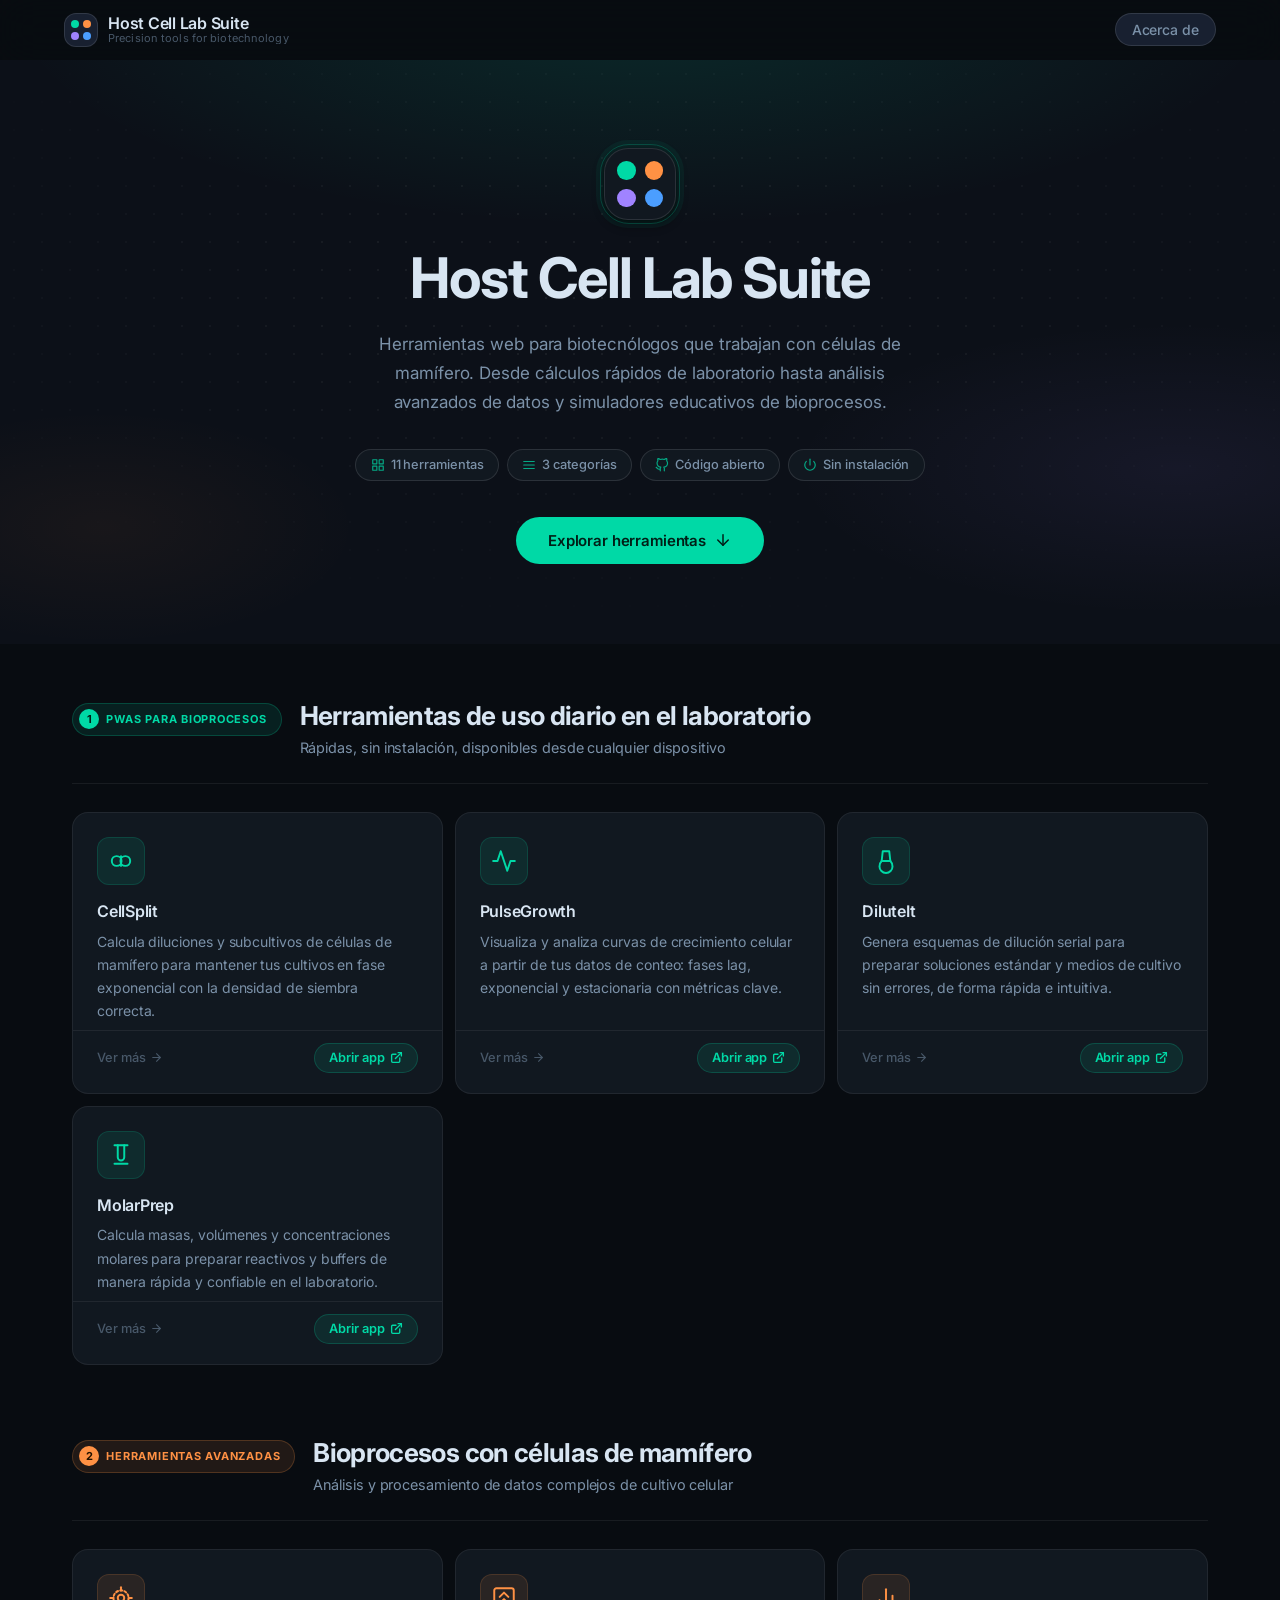
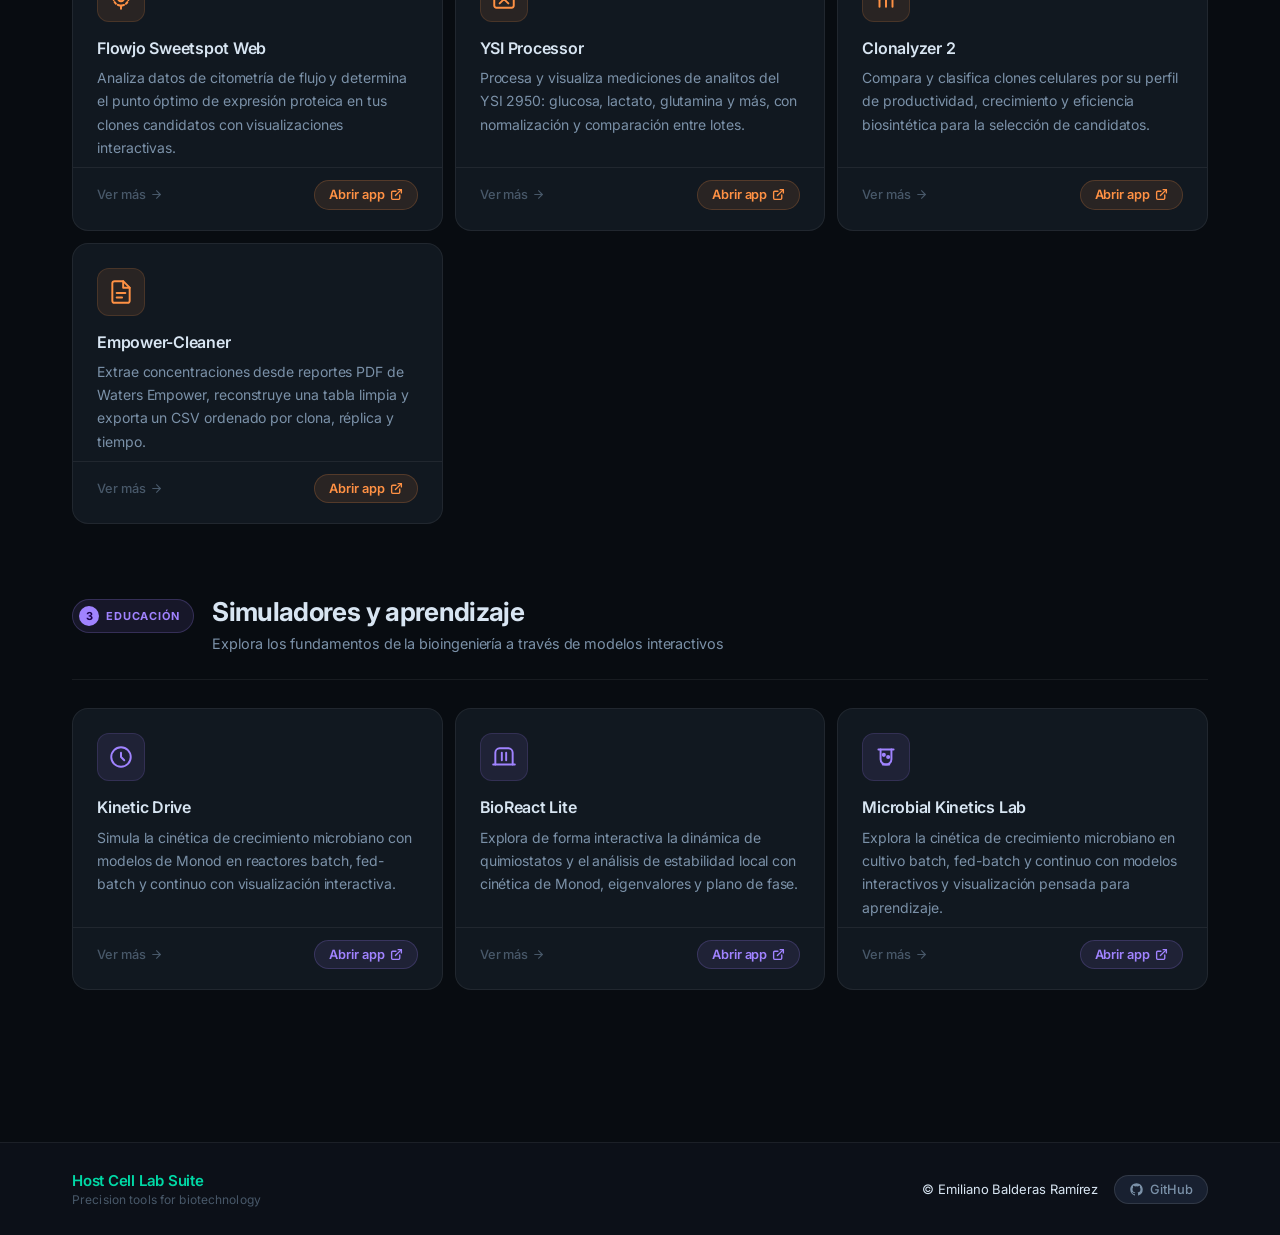
<file: index.html>
<!DOCTYPE html>
<html lang="en">
<head>
  <meta charset="UTF-8" />
  <meta name="viewport" content="width=device-width, initial-scale=1.0" />

  <!-- Primary SEO -->
  <title>Host Cell Lab Suite — Browser Tools for Upstream Bioprocessing | Emiliano Balderas</title>
  <meta name="description" content="Free browser-based tools for upstream bioprocessing: CHO cell passaging (CellSplit), growth kinetics (PulseGrowth), molar solution prep (MolarPrep), YSI 2950 data processing, flow cytometry analysis, and bioreactor simulation. Built by Emiliano Balderas Ramírez, PhD candidate at IBt-UNAM." />
  <meta name="keywords" content="CHO cell culture tools, upstream bioprocessing software, cell passaging calculator, growth kinetics calculator, YSI 2950 processor, flow cytometry analysis, bioreactor simulator, Saccharomyces cerevisiae, Escherichia coli, biopharmaceutical tools, IVCD calculator, molar solution calculator, dilution calculator, Emiliano Balderas, IBt UNAM, HostCell" />
  <meta name="author" content="Emiliano Balderas Ramírez" />
  <link rel="canonical" href="https://hostcell.app/" />

  <!-- Open Graph -->
  <meta property="og:type"        content="website" />
  <meta property="og:title"       content="Host Cell Lab Suite — Browser Tools for Upstream Bioprocessing" />
  <meta property="og:description" content="Free, offline-ready browser tools for CHO cell culture, bioprocess data analysis, and lab calculations. Built by a PhD researcher at IBt-UNAM." />
  <meta property="og:url"         content="https://hostcell.app/" />
  <meta property="og:site_name"   content="Host Cell Lab Suite" />
  <meta property="og:image"       content="https://hostcell.app/assets/profile.jpg" />

  <!-- Twitter Card -->
  <meta name="twitter:card"        content="summary" />
  <meta name="twitter:title"       content="Host Cell Lab Suite — Browser Tools for Upstream Bioprocessing" />
  <meta name="twitter:description" content="Free, offline-ready browser tools for CHO cell culture, bioprocess data analysis, and lab calculations." />
  <meta name="twitter:image"       content="https://hostcell.app/assets/profile.jpg" />

  <!-- JSON-LD Structured Data -->
  <script type="application/ld+json">
  {
    "@context": "https://schema.org",
    "@graph": [
      {
        "@type": "WebSite",
        "name": "Host Cell Lab Suite",
        "url": "https://hostcell.app/",
        "description": "A collection of free, browser-based tools for upstream bioprocessing, CHO cell culture, laboratory calculations, and bioprocess data analysis.",
        "inLanguage": "en",
        "author": { "@id": "#emiliano" }
      },
      {
        "@type": "Person",
        "@id": "#emiliano",
        "name": "Emiliano Balderas Ramírez",
        "jobTitle": "Bioengineer and PhD Candidate in Biochemical Sciences",
        "affiliation": {
          "@type": "Organization",
          "name": "Instituto de Biotecnología, UNAM",
          "url": "https://www.ibt.unam.mx/"
        },
        "url": "https://hostcell.app/about.html",
        "sameAs": [
          "https://github.com/ebalderasr",
          "https://www.linkedin.com/in/emilianobalderas/",
          "https://ebalderasr.github.io/ebalderasr/"
        ]
      },
      {
        "@type": "SoftwareApplication",
        "name": "Host Cell Lab Suite",
        "applicationCategory": "ScienceApplication",
        "operatingSystem": "Any — runs in web browser",
        "url": "https://hostcell.app/",
        "author": { "@id": "#emiliano" },
        "license": "https://opensource.org/licenses/MIT"
      }
    ]
  }
  </script>

  <link rel="preconnect" href="https://fonts.googleapis.com" />
  <link rel="preconnect" href="https://fonts.gstatic.com" crossorigin />
  <link href="https://fonts.googleapis.com/css2?family=Inter:wght@300;400;500;600;700&family=Roboto+Mono:wght@400;500&display=swap" rel="stylesheet" />

  <link rel="stylesheet" href="style.css" />
</head>
<body>

  <!-- ══ NAVIGATION ══ -->
  <header class="md-top-app-bar" id="app-bar">
    <div class="md-top-app-bar__row">

      <div class="md-top-app-bar__leading">
        <div class="hc-logo-mark" aria-hidden="true">
          <div class="hc-logo-dot" style="background:#00D9A6"></div>
          <div class="hc-logo-dot" style="background:#FF9144"></div>
          <div class="hc-logo-dot" style="background:#A083FF"></div>
          <div class="hc-logo-dot" style="background:#4B9EFF"></div>
        </div>
        <div class="hc-brand">
          <span class="hc-brand__name">Host Cell Lab Suite</span>
          <span class="hc-brand__tagline">Precision tools for biotechnology</span>
        </div>
      </div>

      <a class="md-button-tonal" href="about.html">Acerca de</a>

    </div>
  </header>

  <!-- ══ HERO ══ -->
  <section class="hc-hero" id="about" aria-label="Acerca de la suite">

    <div class="hc-hero__bg" aria-hidden="true"></div>

    <div class="hc-hero__content">

      <div class="hc-hero__logo" aria-hidden="true">
        <div class="hc-logo-dot" style="background:#00D9A6"></div>
        <div class="hc-logo-dot" style="background:#FF9144"></div>
        <div class="hc-logo-dot" style="background:#A083FF"></div>
        <div class="hc-logo-dot" style="background:#4B9EFF"></div>
      </div>

      <h1 class="hc-hero__title">Host Cell Lab Suite</h1>

      <p class="hc-hero__body">
        Herramientas web para biotecnólogos que trabajan con células de mamífero.
        Desde cálculos rápidos de laboratorio hasta análisis avanzados de datos
        y simuladores educativos de bioprocesos.
      </p>

      <div class="hc-hero__chips" role="list">
        <div class="hc-assist-chip" role="listitem">
          <svg width="14" height="14" viewBox="0 0 24 24" fill="none" stroke="currentColor" stroke-width="2" stroke-linecap="round" stroke-linejoin="round" aria-hidden="true">
            <rect x="3" y="3" width="7" height="7"/><rect x="14" y="3" width="7" height="7"/>
            <rect x="14" y="14" width="7" height="7"/><rect x="3" y="14" width="7" height="7"/>
          </svg>
          11 herramientas
        </div>
        <div class="hc-assist-chip" role="listitem">
          <svg width="14" height="14" viewBox="0 0 24 24" fill="none" stroke="currentColor" stroke-width="2" stroke-linecap="round" stroke-linejoin="round" aria-hidden="true">
            <path d="M3 6h18M3 12h18M3 18h18"/>
          </svg>
          3 categorías
        </div>
        <div class="hc-assist-chip" role="listitem">
          <svg width="14" height="14" viewBox="0 0 24 24" fill="none" stroke="currentColor" stroke-width="2" stroke-linecap="round" stroke-linejoin="round" aria-hidden="true">
            <path d="M9 19c-5 1.5-5-2.5-7-3m14 6v-3.87a3.37 3.37 0 0 0-.94-2.61c3.14-.35 6.44-1.54 6.44-7A5.44 5.44 0 0 0 20 4.77 5.07 5.07 0 0 0 19.91 1S18.73.65 16 2.48a13.38 13.38 0 0 0-7 0C6.27.65 5.09 1 5.09 1A5.07 5.07 0 0 0 5 4.77a5.44 5.44 0 0 0-1.5 3.78c0 5.42 3.3 6.61 6.44 7A3.37 3.37 0 0 0 9 18.13V22"/>
          </svg>
          Código abierto
        </div>
        <div class="hc-assist-chip" role="listitem">
          <svg width="14" height="14" viewBox="0 0 24 24" fill="none" stroke="currentColor" stroke-width="2" stroke-linecap="round" stroke-linejoin="round" aria-hidden="true">
            <path d="M18.364 5.636a9 9 0 1 1-12.728 0"/>
            <line x1="12" y1="2" x2="12" y2="12"/>
          </svg>
          Sin instalación
        </div>
      </div>

      <a class="md-button-filled" href="#tools">
        Explorar herramientas
        <svg width="18" height="18" viewBox="0 0 24 24" fill="none" stroke="currentColor" stroke-width="2" stroke-linecap="round" stroke-linejoin="round" aria-hidden="true">
          <line x1="12" y1="5" x2="12" y2="19"/><polyline points="19 12 12 19 5 12"/>
        </svg>
      </a>

    </div>
  </section>

  <!-- ══ TOOL SECTIONS ══ -->
  <div class="hc-content" id="tools">

    <!-- ── Sección 1: PWAs para Bioprocesos ── -->
    <section class="hc-section" aria-labelledby="section-pwa-title">

      <div class="hc-section__header">
        <div class="hc-category-chip hc-category-chip--primary">
          <span class="hc-category-chip__num" aria-hidden="true">1</span>
          PWAs para Bioprocesos
        </div>
        <div class="hc-section__meta">
          <h2 class="hc-section__title" id="section-pwa-title">Herramientas de uso diario en el laboratorio</h2>
          <p class="hc-section__sub">Rápidas, sin instalación, disponibles desde cualquier dispositivo</p>
        </div>
      </div>

      <div class="hc-tool-grid">

        <!-- CellSplit -->
        <div class="md-card" role="group" aria-label="CellSplit">
          <div class="md-state-layer" aria-hidden="true"></div>
          <div class="md-card__media">
            <div class="md-card__icon-container md-card__icon-container--primary">
              <svg width="26" height="26" viewBox="0 0 24 24" fill="none" stroke="currentColor" stroke-width="1.8" stroke-linecap="round" stroke-linejoin="round" aria-hidden="true">
                <circle cx="8" cy="12" r="4.5"/><circle cx="16" cy="12" r="4.5"/>
                <line x1="12" y1="7.5" x2="12" y2="16.5"/>
              </svg>
            </div>
          </div>
          <div class="md-card__body">
            <div class="md-card__title">CellSplit</div>
            <p class="md-card__supporting">Calcula diluciones y subcultivos de células de mamífero para mantener tus cultivos en fase exponencial con la densidad de siembra correcta.</p>
          </div>
          <div class="md-card__actions">
            <a href="tools/cellsplit.html" class="md-card__more-link">
              Ver más
              <svg width="13" height="13" viewBox="0 0 24 24" fill="none" stroke="currentColor" stroke-width="2" stroke-linecap="round" stroke-linejoin="round" aria-hidden="true">
                <line x1="5" y1="12" x2="19" y2="12"/><polyline points="12 5 19 12 12 19"/>
              </svg>
            </a>
            <a href="https://ebalderasr.github.io/CellSplit/" class="md-card__app-btn" target="_blank" rel="noopener noreferrer" aria-label="Abrir CellSplit">
              Abrir app
              <svg width="13" height="13" viewBox="0 0 24 24" fill="none" stroke="currentColor" stroke-width="2.5" stroke-linecap="round" stroke-linejoin="round" aria-hidden="true">
                <path d="M18 13v6a2 2 0 0 1-2 2H5a2 2 0 0 1-2-2V8a2 2 0 0 1 2-2h6"/>
                <polyline points="15 3 21 3 21 9"/><line x1="10" y1="14" x2="21" y2="3"/>
              </svg>
            </a>
          </div>
        </div>

        <!-- PulseGrowth -->
        <div class="md-card" role="group" aria-label="PulseGrowth">
          <div class="md-state-layer" aria-hidden="true"></div>
          <div class="md-card__media">
            <div class="md-card__icon-container md-card__icon-container--primary">
              <svg width="26" height="26" viewBox="0 0 24 24" fill="none" stroke="currentColor" stroke-width="1.8" stroke-linecap="round" stroke-linejoin="round" aria-hidden="true">
                <polyline points="22 12 18 12 15 21 9 3 6 12 2 12"/>
              </svg>
            </div>
          </div>
          <div class="md-card__body">
            <div class="md-card__title">PulseGrowth</div>
            <p class="md-card__supporting">Visualiza y analiza curvas de crecimiento celular a partir de tus datos de conteo: fases lag, exponencial y estacionaria con métricas clave.</p>
          </div>
          <div class="md-card__actions">
            <a href="tools/pulsegrowth.html" class="md-card__more-link">
              Ver más
              <svg width="13" height="13" viewBox="0 0 24 24" fill="none" stroke="currentColor" stroke-width="2" stroke-linecap="round" stroke-linejoin="round" aria-hidden="true">
                <line x1="5" y1="12" x2="19" y2="12"/><polyline points="12 5 19 12 12 19"/>
              </svg>
            </a>
            <a href="https://ebalderasr.github.io/PulseGrowth/" class="md-card__app-btn" target="_blank" rel="noopener noreferrer" aria-label="Abrir PulseGrowth">
              Abrir app
              <svg width="13" height="13" viewBox="0 0 24 24" fill="none" stroke="currentColor" stroke-width="2.5" stroke-linecap="round" stroke-linejoin="round" aria-hidden="true">
                <path d="M18 13v6a2 2 0 0 1-2 2H5a2 2 0 0 1-2-2V8a2 2 0 0 1 2-2h6"/>
                <polyline points="15 3 21 3 21 9"/><line x1="10" y1="14" x2="21" y2="3"/>
              </svg>
            </a>
          </div>
        </div>

        <!-- DiluteIt -->
        <div class="md-card" role="group" aria-label="DiluteIt">
          <div class="md-state-layer" aria-hidden="true"></div>
          <div class="md-card__media">
            <div class="md-card__icon-container md-card__icon-container--primary">
              <svg width="26" height="26" viewBox="0 0 24 24" fill="none" stroke="currentColor" stroke-width="1.8" stroke-linecap="round" stroke-linejoin="round" aria-hidden="true">
                <path d="M9 3h6l1 9H8L9 3z"/>
                <path d="M8 12c0 0-2 2-2 5a6 6 0 0 0 12 0c0-3-2-5-2-5"/>
              </svg>
            </div>
          </div>
          <div class="md-card__body">
            <div class="md-card__title">DiluteIt</div>
            <p class="md-card__supporting">Genera esquemas de dilución serial para preparar soluciones estándar y medios de cultivo sin errores, de forma rápida e intuitiva.</p>
          </div>
          <div class="md-card__actions">
            <a href="tools/diluteit.html" class="md-card__more-link">
              Ver más
              <svg width="13" height="13" viewBox="0 0 24 24" fill="none" stroke="currentColor" stroke-width="2" stroke-linecap="round" stroke-linejoin="round" aria-hidden="true">
                <line x1="5" y1="12" x2="19" y2="12"/><polyline points="12 5 19 12 12 19"/>
              </svg>
            </a>
            <a href="https://ebalderasr.github.io/DiluteIt/" class="md-card__app-btn" target="_blank" rel="noopener noreferrer" aria-label="Abrir DiluteIt">
              Abrir app
              <svg width="13" height="13" viewBox="0 0 24 24" fill="none" stroke="currentColor" stroke-width="2.5" stroke-linecap="round" stroke-linejoin="round" aria-hidden="true">
                <path d="M18 13v6a2 2 0 0 1-2 2H5a2 2 0 0 1-2-2V8a2 2 0 0 1 2-2h6"/>
                <polyline points="15 3 21 3 21 9"/><line x1="10" y1="14" x2="21" y2="3"/>
              </svg>
            </a>
          </div>
        </div>

        <!-- MolarPrep -->
        <div class="md-card" role="group" aria-label="MolarPrep">
          <div class="md-state-layer" aria-hidden="true"></div>
          <div class="md-card__media">
            <div class="md-card__icon-container md-card__icon-container--primary">
              <svg width="26" height="26" viewBox="0 0 24 24" fill="none" stroke="currentColor" stroke-width="1.8" stroke-linecap="round" stroke-linejoin="round" aria-hidden="true">
                <path d="M9 3v11a3 3 0 0 0 6 0V3"/>
                <line x1="6" y1="3" x2="18" y2="3"/>
                <path d="M6 20h12"/>
              </svg>
            </div>
          </div>
          <div class="md-card__body">
            <div class="md-card__title">MolarPrep</div>
            <p class="md-card__supporting">Calcula masas, volúmenes y concentraciones molares para preparar reactivos y buffers de manera rápida y confiable en el laboratorio.</p>
          </div>
          <div class="md-card__actions">
            <a href="tools/molarprep.html" class="md-card__more-link">
              Ver más
              <svg width="13" height="13" viewBox="0 0 24 24" fill="none" stroke="currentColor" stroke-width="2" stroke-linecap="round" stroke-linejoin="round" aria-hidden="true">
                <line x1="5" y1="12" x2="19" y2="12"/><polyline points="12 5 19 12 12 19"/>
              </svg>
            </a>
            <a href="https://ebalderasr.github.io/MolarPrep/" class="md-card__app-btn" target="_blank" rel="noopener noreferrer" aria-label="Abrir MolarPrep">
              Abrir app
              <svg width="13" height="13" viewBox="0 0 24 24" fill="none" stroke="currentColor" stroke-width="2.5" stroke-linecap="round" stroke-linejoin="round" aria-hidden="true">
                <path d="M18 13v6a2 2 0 0 1-2 2H5a2 2 0 0 1-2-2V8a2 2 0 0 1 2-2h6"/>
                <polyline points="15 3 21 3 21 9"/><line x1="10" y1="14" x2="21" y2="3"/>
              </svg>
            </a>
          </div>
        </div>

      </div>
    </section>

    <!-- ── Sección 2: Herramientas Avanzadas ── -->
    <section class="hc-section" aria-labelledby="section-adv-title">

      <div class="hc-section__header">
        <div class="hc-category-chip hc-category-chip--secondary">
          <span class="hc-category-chip__num" aria-hidden="true">2</span>
          Herramientas Avanzadas
        </div>
        <div class="hc-section__meta">
          <h2 class="hc-section__title" id="section-adv-title">Bioprocesos con células de mamífero</h2>
          <p class="hc-section__sub">Análisis y procesamiento de datos complejos de cultivo celular</p>
        </div>
      </div>

      <div class="hc-tool-grid">

        <!-- Flowjo Sweetspot Web -->
        <div class="md-card md-card--secondary" role="group" aria-label="Flowjo Sweetspot Web">
          <div class="md-state-layer" aria-hidden="true"></div>
          <div class="md-card__media">
            <div class="md-card__icon-container md-card__icon-container--secondary">
              <svg width="26" height="26" viewBox="0 0 24 24" fill="none" stroke="currentColor" stroke-width="1.8" stroke-linecap="round" stroke-linejoin="round" aria-hidden="true">
                <circle cx="12" cy="12" r="3"/>
                <circle cx="12" cy="12" r="7" stroke-dasharray="2 2"/>
                <line x1="12" y1="2" x2="12" y2="5"/>
                <line x1="12" y1="19" x2="12" y2="22"/>
                <line x1="2" y1="12" x2="5" y2="12"/>
                <line x1="19" y1="12" x2="22" y2="12"/>
              </svg>
            </div>
          </div>
          <div class="md-card__body">
            <div class="md-card__title">Flowjo Sweetspot Web</div>
            <p class="md-card__supporting">Analiza datos de citometría de flujo y determina el punto óptimo de expresión proteica en tus clones candidatos con visualizaciones interactivas.</p>
          </div>
          <div class="md-card__actions">
            <a href="tools/flowjo-sweetspot.html" class="md-card__more-link">
              Ver más
              <svg width="13" height="13" viewBox="0 0 24 24" fill="none" stroke="currentColor" stroke-width="2" stroke-linecap="round" stroke-linejoin="round" aria-hidden="true">
                <line x1="5" y1="12" x2="19" y2="12"/><polyline points="12 5 19 12 12 19"/>
              </svg>
            </a>
            <a href="https://ebalderasr.github.io/flowjo-sweetspot-web/" class="md-card__app-btn" target="_blank" rel="noopener noreferrer" aria-label="Abrir Flowjo Sweetspot Web">
              Abrir app
              <svg width="13" height="13" viewBox="0 0 24 24" fill="none" stroke="currentColor" stroke-width="2.5" stroke-linecap="round" stroke-linejoin="round" aria-hidden="true">
                <path d="M18 13v6a2 2 0 0 1-2 2H5a2 2 0 0 1-2-2V8a2 2 0 0 1 2-2h6"/>
                <polyline points="15 3 21 3 21 9"/><line x1="10" y1="14" x2="21" y2="3"/>
              </svg>
            </a>
          </div>
        </div>

        <!-- YSI Processor -->
        <div class="md-card md-card--secondary" role="group" aria-label="YSI Processor">
          <div class="md-state-layer" aria-hidden="true"></div>
          <div class="md-card__media">
            <div class="md-card__icon-container md-card__icon-container--secondary">
              <svg width="26" height="26" viewBox="0 0 24 24" fill="none" stroke="currentColor" stroke-width="1.8" stroke-linecap="round" stroke-linejoin="round" aria-hidden="true">
                <rect x="3" y="3" width="18" height="18" rx="2"/>
                <polyline points="8 17 12 13 16 17"/>
                <polyline points="8 11 12 7 16 11"/>
              </svg>
            </div>
          </div>
          <div class="md-card__body">
            <div class="md-card__title">YSI Processor</div>
            <p class="md-card__supporting">Procesa y visualiza mediciones de analitos del YSI 2950: glucosa, lactato, glutamina y más, con normalización y comparación entre lotes.</p>
          </div>
          <div class="md-card__actions">
            <a href="tools/ysi-processor.html" class="md-card__more-link">
              Ver más
              <svg width="13" height="13" viewBox="0 0 24 24" fill="none" stroke="currentColor" stroke-width="2" stroke-linecap="round" stroke-linejoin="round" aria-hidden="true">
                <line x1="5" y1="12" x2="19" y2="12"/><polyline points="12 5 19 12 12 19"/>
              </svg>
            </a>
            <a href="https://ebalderasr.github.io/ysi-processor/" class="md-card__app-btn" target="_blank" rel="noopener noreferrer" aria-label="Abrir YSI Processor">
              Abrir app
              <svg width="13" height="13" viewBox="0 0 24 24" fill="none" stroke="currentColor" stroke-width="2.5" stroke-linecap="round" stroke-linejoin="round" aria-hidden="true">
                <path d="M18 13v6a2 2 0 0 1-2 2H5a2 2 0 0 1-2-2V8a2 2 0 0 1 2-2h6"/>
                <polyline points="15 3 21 3 21 9"/><line x1="10" y1="14" x2="21" y2="3"/>
              </svg>
            </a>
          </div>
        </div>

        <!-- Clonalyzer 2 -->
        <div class="md-card md-card--secondary" role="group" aria-label="Clonalyzer 2">
          <div class="md-state-layer" aria-hidden="true"></div>
          <div class="md-card__media">
            <div class="md-card__icon-container md-card__icon-container--secondary">
              <svg width="26" height="26" viewBox="0 0 24 24" fill="none" stroke="currentColor" stroke-width="1.8" stroke-linecap="round" stroke-linejoin="round" aria-hidden="true">
                <path d="M18 20V10"/><path d="M12 20V4"/><path d="M6 20v-6"/>
              </svg>
            </div>
          </div>
          <div class="md-card__body">
            <div class="md-card__title">Clonalyzer 2</div>
            <p class="md-card__supporting">Compara y clasifica clones celulares por su perfil de productividad, crecimiento y eficiencia biosintética para la selección de candidatos.</p>
          </div>
          <div class="md-card__actions">
            <a href="tools/clonalyzer.html" class="md-card__more-link">
              Ver más
              <svg width="13" height="13" viewBox="0 0 24 24" fill="none" stroke="currentColor" stroke-width="2" stroke-linecap="round" stroke-linejoin="round" aria-hidden="true">
                <line x1="5" y1="12" x2="19" y2="12"/><polyline points="12 5 19 12 12 19"/>
              </svg>
            </a>
            <a href="https://ebalderasr.github.io/Clonalyzer-2/" class="md-card__app-btn" target="_blank" rel="noopener noreferrer" aria-label="Abrir Clonalyzer 2">
              Abrir app
              <svg width="13" height="13" viewBox="0 0 24 24" fill="none" stroke="currentColor" stroke-width="2.5" stroke-linecap="round" stroke-linejoin="round" aria-hidden="true">
                <path d="M18 13v6a2 2 0 0 1-2 2H5a2 2 0 0 1-2-2V8a2 2 0 0 1 2-2h6"/>
                <polyline points="15 3 21 3 21 9"/><line x1="10" y1="14" x2="21" y2="3"/>
              </svg>
            </a>
          </div>
        </div>

        <!-- Empower-Cleaner -->
        <div class="md-card md-card--secondary" role="group" aria-label="Empower-Cleaner">
          <div class="md-state-layer" aria-hidden="true"></div>
          <div class="md-card__media">
            <div class="md-card__icon-container md-card__icon-container--secondary">
              <svg width="26" height="26" viewBox="0 0 24 24" fill="none" stroke="currentColor" stroke-width="1.8" stroke-linecap="round" stroke-linejoin="round" aria-hidden="true">
                <path d="M14 2H6a2 2 0 0 0-2 2v16a2 2 0 0 0 2 2h12a2 2 0 0 0 2-2V8z"/>
                <polyline points="14 2 14 8 20 8"/>
                <path d="M8 13h8"/>
                <path d="M8 17h5"/>
              </svg>
            </div>
          </div>
          <div class="md-card__body">
            <div class="md-card__title">Empower-Cleaner</div>
            <p class="md-card__supporting">Extrae concentraciones desde reportes PDF de Waters Empower, reconstruye una tabla limpia y exporta un CSV ordenado por clona, réplica y tiempo.</p>
          </div>
          <div class="md-card__actions">
            <a href="tools/empower-cleaner.html" class="md-card__more-link">
              Ver más
              <svg width="13" height="13" viewBox="0 0 24 24" fill="none" stroke="currentColor" stroke-width="2" stroke-linecap="round" stroke-linejoin="round" aria-hidden="true">
                <line x1="5" y1="12" x2="19" y2="12"/><polyline points="12 5 19 12 12 19"/>
              </svg>
            </a>
            <a href="https://ebalderasr.github.io/Empower-Cleaner/" class="md-card__app-btn" target="_blank" rel="noopener noreferrer" aria-label="Abrir Empower-Cleaner">
              Abrir app
              <svg width="13" height="13" viewBox="0 0 24 24" fill="none" stroke="currentColor" stroke-width="2.5" stroke-linecap="round" stroke-linejoin="round" aria-hidden="true">
                <path d="M18 13v6a2 2 0 0 1-2 2H5a2 2 0 0 1-2-2V8a2 2 0 0 1 2-2h6"/>
                <polyline points="15 3 21 3 21 9"/><line x1="10" y1="14" x2="21" y2="3"/>
              </svg>
            </a>
          </div>
        </div>

      </div>
    </section>

    <!-- ── Sección 3: Educación ── -->
    <section class="hc-section" aria-labelledby="section-edu-title">

      <div class="hc-section__header">
        <div class="hc-category-chip hc-category-chip--tertiary">
          <span class="hc-category-chip__num" aria-hidden="true">3</span>
          Educación
        </div>
        <div class="hc-section__meta">
          <h2 class="hc-section__title" id="section-edu-title">Simuladores y aprendizaje</h2>
          <p class="hc-section__sub">Explora los fundamentos de la bioingeniería a través de modelos interactivos</p>
        </div>
      </div>

      <div class="hc-tool-grid">

        <!-- Kinetic Drive -->
        <div class="md-card md-card--tertiary" role="group" aria-label="Kinetic Drive">
          <div class="md-state-layer" aria-hidden="true"></div>
          <div class="md-card__media">
            <div class="md-card__icon-container md-card__icon-container--tertiary">
              <svg width="26" height="26" viewBox="0 0 24 24" fill="none" stroke="currentColor" stroke-width="1.8" stroke-linecap="round" stroke-linejoin="round" aria-hidden="true">
                <circle cx="12" cy="12" r="9"/>
                <path d="M12 8v4l3 3"/>
              </svg>
            </div>
          </div>
          <div class="md-card__body">
            <div class="md-card__title">Kinetic Drive</div>
            <p class="md-card__supporting">Simula la cinética de crecimiento microbiano con modelos de Monod en reactores batch, fed-batch y continuo con visualización interactiva.</p>
          </div>
          <div class="md-card__actions">
            <a href="tools/kinetic-drive.html" class="md-card__more-link">
              Ver más
              <svg width="13" height="13" viewBox="0 0 24 24" fill="none" stroke="currentColor" stroke-width="2" stroke-linecap="round" stroke-linejoin="round" aria-hidden="true">
                <line x1="5" y1="12" x2="19" y2="12"/><polyline points="12 5 19 12 12 19"/>
              </svg>
            </a>
            <a href="https://ebalderasr.github.io/Kinetic-Drive/" class="md-card__app-btn" target="_blank" rel="noopener noreferrer" aria-label="Abrir Kinetic Drive">
              Abrir app
              <svg width="13" height="13" viewBox="0 0 24 24" fill="none" stroke="currentColor" stroke-width="2.5" stroke-linecap="round" stroke-linejoin="round" aria-hidden="true">
                <path d="M18 13v6a2 2 0 0 1-2 2H5a2 2 0 0 1-2-2V8a2 2 0 0 1 2-2h6"/>
                <polyline points="15 3 21 3 21 9"/><line x1="10" y1="14" x2="21" y2="3"/>
              </svg>
            </a>
          </div>
        </div>

        <!-- BioReact Lite -->
        <div class="md-card md-card--tertiary" role="group" aria-label="BioReact Lite">
          <div class="md-state-layer" aria-hidden="true"></div>
          <div class="md-card__media">
            <div class="md-card__icon-container md-card__icon-container--tertiary">
              <svg width="26" height="26" viewBox="0 0 24 24" fill="none" stroke="currentColor" stroke-width="1.8" stroke-linecap="round" stroke-linejoin="round" aria-hidden="true">
                <path d="M4 19V8a4 4 0 0 1 4-4h8a4 4 0 0 1 4 4v11"/>
                <line x1="2" y1="19" x2="22" y2="19"/>
                <line x1="10" y1="8" x2="10" y2="15"/>
                <line x1="14" y1="8" x2="14" y2="15"/>
              </svg>
            </div>
          </div>
          <div class="md-card__body">
            <div class="md-card__title">BioReact Lite</div>
            <p class="md-card__supporting">Explora de forma interactiva la dinámica de quimiostatos y el análisis de estabilidad local con cinética de Monod, eigenvalores y plano de fase.</p>
          </div>
          <div class="md-card__actions">
            <a href="tools/bioreact-lite.html" class="md-card__more-link">
              Ver más
              <svg width="13" height="13" viewBox="0 0 24 24" fill="none" stroke="currentColor" stroke-width="2" stroke-linecap="round" stroke-linejoin="round" aria-hidden="true">
                <line x1="5" y1="12" x2="19" y2="12"/><polyline points="12 5 19 12 12 19"/>
              </svg>
            </a>
            <a href="https://ebalderasr.github.io/BioReact-Lite/" class="md-card__app-btn" target="_blank" rel="noopener noreferrer" aria-label="Abrir BioReact Lite">
              Abrir app
              <svg width="13" height="13" viewBox="0 0 24 24" fill="none" stroke="currentColor" stroke-width="2.5" stroke-linecap="round" stroke-linejoin="round" aria-hidden="true">
                <path d="M18 13v6a2 2 0 0 1-2 2H5a2 2 0 0 1-2-2V8a2 2 0 0 1 2-2h6"/>
                <polyline points="15 3 21 3 21 9"/><line x1="10" y1="14" x2="21" y2="3"/>
              </svg>
            </a>
          </div>
        </div>

        <!-- Microbial Kinetics Lab -->
        <div class="md-card md-card--tertiary" role="group" aria-label="Microbial Kinetics Lab">
          <div class="md-state-layer" aria-hidden="true"></div>
          <div class="md-card__media">
            <div class="md-card__icon-container md-card__icon-container--tertiary">
              <svg width="26" height="26" viewBox="0 0 24 24" fill="none" stroke="currentColor" stroke-width="1.8" stroke-linecap="round" stroke-linejoin="round" aria-hidden="true">
                <path d="M7 5v9a5 5 0 0 0 10 0V5"/>
                <line x1="5" y1="5" x2="19" y2="5"/>
                <circle cx="10" cy="10" r="1"/>
                <circle cx="14" cy="12" r="1"/>
                <path d="M9 19h6"/>
              </svg>
            </div>
          </div>
          <div class="md-card__body">
            <div class="md-card__title">Microbial Kinetics Lab</div>
            <p class="md-card__supporting">Explora la cinética de crecimiento microbiano en cultivo batch, fed-batch y continuo con modelos interactivos y visualización pensada para aprendizaje.</p>
          </div>
          <div class="md-card__actions">
            <a href="tools/microbial-kinetics-lab.html" class="md-card__more-link">
              Ver más
              <svg width="13" height="13" viewBox="0 0 24 24" fill="none" stroke="currentColor" stroke-width="2" stroke-linecap="round" stroke-linejoin="round" aria-hidden="true">
                <line x1="5" y1="12" x2="19" y2="12"/><polyline points="12 5 19 12 12 19"/>
              </svg>
            </a>
            <a href="https://ebalderasr.github.io/MicrobialKineticsLab/" class="md-card__app-btn" target="_blank" rel="noopener noreferrer" aria-label="Abrir Microbial Kinetics Lab">
              Abrir app
              <svg width="13" height="13" viewBox="0 0 24 24" fill="none" stroke="currentColor" stroke-width="2.5" stroke-linecap="round" stroke-linejoin="round" aria-hidden="true">
                <path d="M18 13v6a2 2 0 0 1-2 2H5a2 2 0 0 1-2-2V8a2 2 0 0 1 2-2h6"/>
                <polyline points="15 3 21 3 21 9"/><line x1="10" y1="14" x2="21" y2="3"/>
              </svg>
            </a>
          </div>
        </div>

      </div>
    </section>

  </div><!-- /.hc-content -->

  <!-- ══ FOOTER ══ -->
  <footer class="hc-footer">
    <div class="hc-footer__inner">
      <div class="hc-footer__brand">
        <a class="hc-footer__brand-link" href="index.html">
          <span class="hc-footer__name">Host Cell Lab Suite</span>
          <span class="hc-footer__slogan">Precision tools for biotechnology</span>
        </a>
      </div>
      <a class="hc-footer__author hc-footer__author-link" href="about.html">© Emiliano Balderas Ramírez</a>
      <a href="https://github.com/ebalderasr"
         target="_blank" rel="noopener noreferrer"
         class="hc-footer__github">
        <svg xmlns="http://www.w3.org/2000/svg" width="15" height="15"
             viewBox="0 0 24 24" fill="currentColor" aria-hidden="true">
          <path d="M12 2C6.477 2 2 6.484 2 12.017c0 4.425 2.865 8.18 6.839
          9.504.5.092.682-.217.682-.483 0-.237-.008-.868-.013-1.703-2.782.605
          -3.369-1.343-3.369-1.343-.454-1.158-1.11-1.466-1.11-1.466-.908-.62
          .069-.608.069-.608 1.003.07 1.531 1.032 1.531 1.032.892 1.53 2.341
          1.088 2.91.832.092-.647.35-1.088.636-1.338-2.22-.253-4.555-1.113
          -4.555-4.951 0-1.093.39-1.988 1.029-2.688-.103-.253-.446-1.272.098
          -2.65 0 0 .84-.27 2.75 1.026A9.564 9.564 0 0 1 12 6.844a9.59 9.59
          0 0 1 2.504.337c1.909-1.296 2.747-1.027 2.747-1.027.546 1.379.202
          2.398.1 2.651.64.7 1.028 1.595 1.028 2.688 0 3.848-2.339 4.695
          -4.566 4.943.359.309.678.92.678 1.855 0 1.338-.012 2.419-.012 2.747
          0 .268.18.58.688.482A10.02 10.02 0 0 0 22 12.017C22 6.484 17.522 2
          12 2Z"/>
        </svg>
        <span>GitHub</span>
      </a>
    </div>
  </footer>

  <script src="app.js"></script>
</body>
</html>
</file>
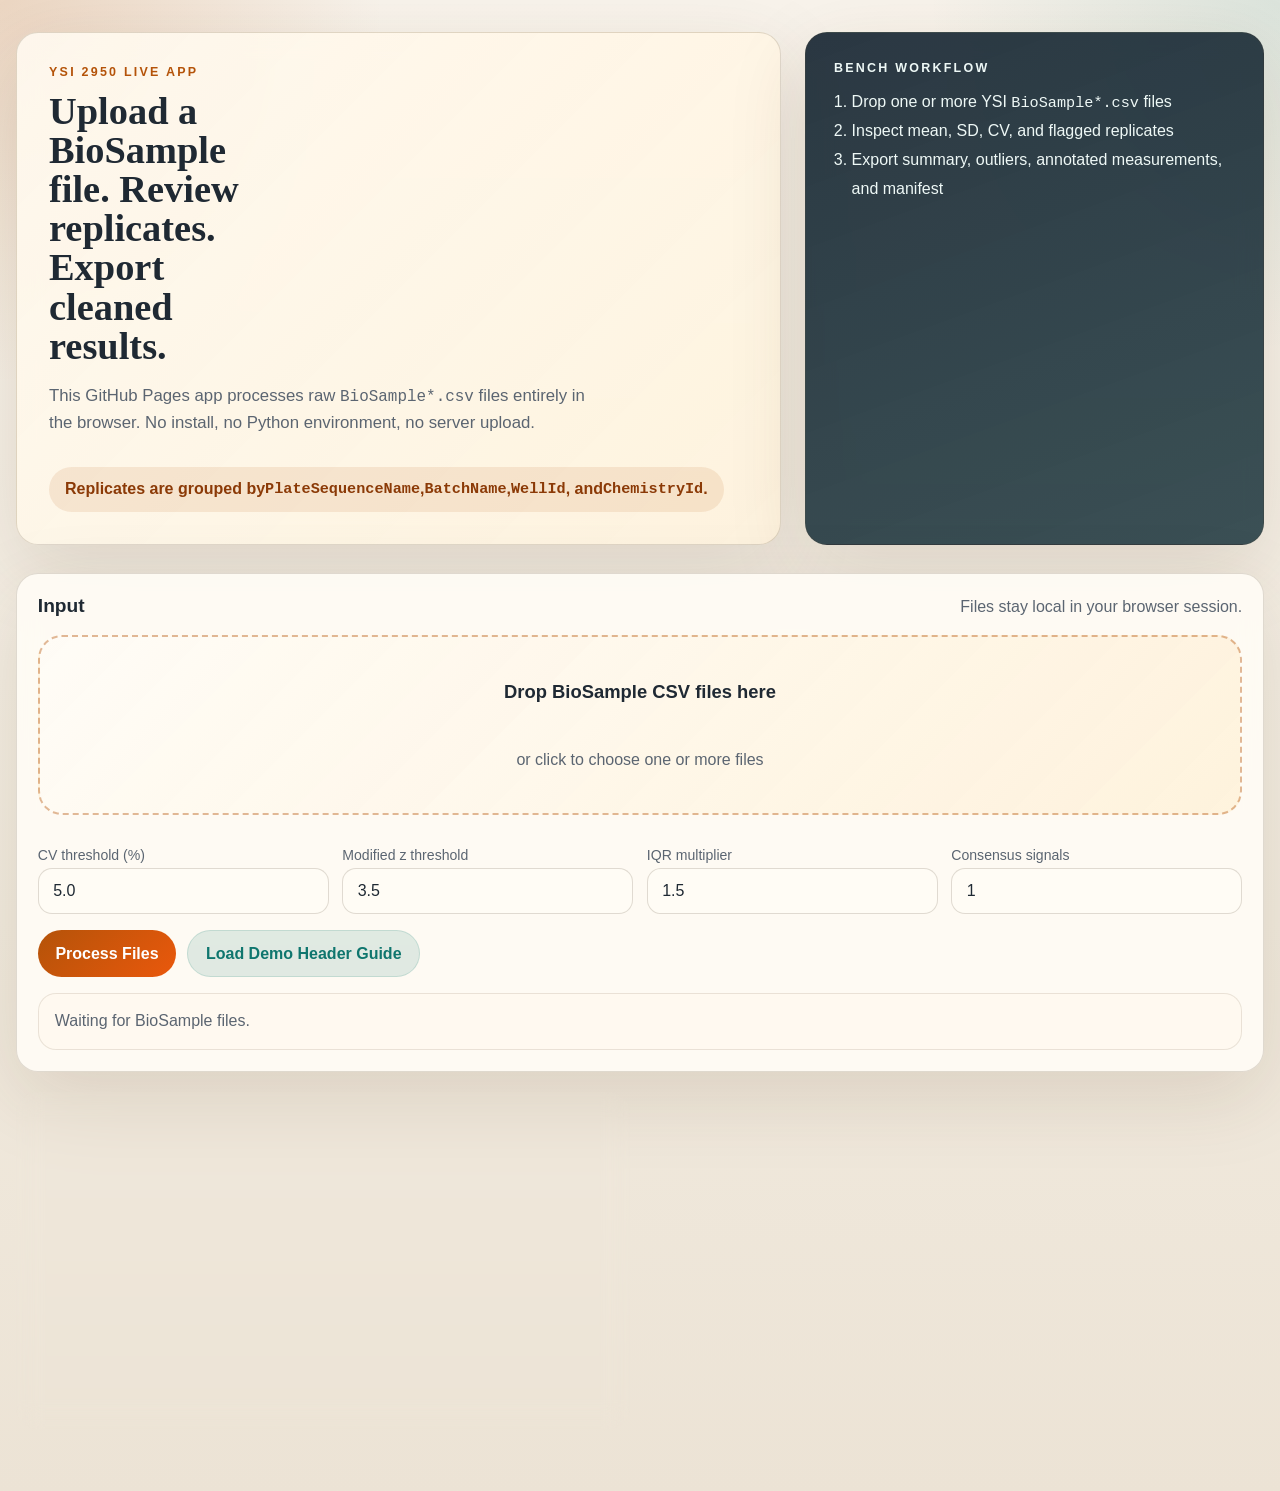
<file: ysi-processor/index.html>
<!DOCTYPE html>
<html lang="en">
<head>
  <meta charset="utf-8">
  <meta name="viewport" content="width=device-width, initial-scale=1">
  <title>YSI Processor Live</title>
  <meta name="description" content="Browser-based YSI 2950 BioSample processor for replicate QC, means, standard deviation, and export-ready results.">
  <link rel="stylesheet" href="assets/styles.css">
</head>
<body>
  <div class="page-shell">
    <header class="hero">
      <div class="hero-copy">
        <p class="eyebrow">YSI 2950 Live App</p>
        <h1>Upload a BioSample file. Review replicates. Export cleaned results.</h1>
        <p class="lede">
          This GitHub Pages app processes raw <code>BioSample*.csv</code> files entirely in the browser.
          No install, no Python environment, no server upload.
        </p>
        <div class="hero-note">
          Replicates are grouped by <code>PlateSequenceName</code>, <code>BatchName</code>, <code>WellId</code>, and <code>ChemistryId</code>.
        </div>
      </div>
      <div class="hero-card">
        <div class="card-kicker">Bench Workflow</div>
        <ol class="hero-steps">
          <li>Drop one or more YSI <code>BioSample*.csv</code> files</li>
          <li>Inspect mean, SD, CV, and flagged replicates</li>
          <li>Export summary, outliers, annotated measurements, and manifest</li>
        </ol>
      </div>
    </header>

    <main class="main-grid">

      <!-- Upload -->
      <section class="panel intake-panel">
        <div class="panel-head">
          <h2>Input</h2>
          <p>Files stay local in your browser session.</p>
        </div>
        <label class="dropzone" id="dropzone">
          <input id="file-input" type="file" accept=".csv,text/csv" multiple>
          <span class="drop-title">Drop BioSample CSV files here</span>
          <span class="drop-subtitle">or click to choose one or more files</span>
        </label>
        <div class="file-list" id="file-list"></div>
        <div class="controls-grid">
          <label>
            <span>CV threshold (%)</span>
            <input id="cv-threshold" type="number" min="0" step="0.1" value="5.0">
          </label>
          <label>
            <span>Modified z threshold</span>
            <input id="modz-threshold" type="number" min="0" step="0.1" value="3.5">
          </label>
          <label>
            <span>IQR multiplier</span>
            <input id="iqr-multiplier" type="number" min="0" step="0.1" value="1.5">
          </label>
          <label>
            <span>Consensus signals</span>
            <input id="consensus-flags" type="number" min="1" step="1" value="1">
          </label>
        </div>
        <div class="button-row">
          <button id="process-button" class="primary">Process Files</button>
          <button id="load-demo-button" class="secondary">Load Demo Header Guide</button>
        </div>
        <div class="status-box" id="status-box">Waiting for BioSample files.</div>
      </section>

      <!-- Expected CSV + methodology -->
      <section class="panel info-panel">
        <div class="panel-head">
          <h2>Expected CSV</h2>
          <p>Minimum required fields for a valid YSI export.</p>
        </div>
        <div class="pill-grid">
          <span class="pill">PlateSequenceName</span>
          <span class="pill">BatchName</span>
          <span class="pill">WellId</span>
          <span class="pill">ChemistryId</span>
          <span class="pill">Concentration</span>
        </div>
        <p class="info-copy">
          Optional fields such as <code>CompletionState</code>, <code>LocalCompletionTime</code>, and <code>Errors</code>
          are incorporated into metadata and QC context when present.
        </p>
        <div class="manifest-preview" id="manifest-preview"></div>
        <details class="method-accordion">
          <summary>How are outliers detected?</summary>
          <div class="method-body">
            <p>Three independent statistical tests run on each replicate group (≥ 3 replicates required). A replicate is recommended for discard when it accumulates enough flags (configurable via <em>Consensus signals</em>).</p>
            <dl>
              <dt>Modified Z-Score</dt>
              <dd>Uses the median and MAD (median absolute deviation) — robust to non-normal distributions. Flags a replicate if |0.6745 × (value − median) / MAD| exceeds the threshold.</dd>
              <dt>IQR Fence</dt>
              <dd>Flags values that fall outside Q1 − multiplier × IQR or Q3 + multiplier × IQR. Requires a non-zero IQR.</dd>
              <dt>Leave-One-Out CV</dt>
              <dd>Tests whether removing each replicate reduces the group CV below the threshold. Only the replicate whose removal gives the greatest improvement is a candidate.</dd>
            </dl>
            <p>The <strong>cleaned mean/SD</strong> is computed after applying the recommended discard. Groups are marked <strong>REVIEW</strong> if no single outlier is identified but CV still exceeds the threshold.</p>
          </div>
        </details>
      </section>

      <!-- Run summary KPIs -->
      <section class="panel kpi-panel hidden" id="kpi-panel">
        <div class="panel-head">
          <h2>Run Summary</h2>
          <p>High-level diagnostics for the current browser session.</p>
        </div>
        <div class="kpi-grid" id="kpi-grid"></div>
      </section>

      <!-- Quick Results — primary output -->
      <section class="panel quick-results-panel hidden" id="quick-results-panel">
        <div class="panel-head">
          <div>
            <h2>Results</h2>
            <p>Cleaned mean ± SD per replicate group. Flagged groups appear first.</p>
          </div>
          <button id="copy-results-btn" class="secondary">Copy for Excel</button>
        </div>
        <div class="downloads-strip">
          <span class="downloads-label">Download</span>
          <button id="download-summary" class="dl-btn">Summary CSV</button>
          <button id="download-measurements" class="dl-btn">Measurements CSV</button>
          <button id="download-outliers" class="dl-btn">Outliers CSV</button>
          <button id="download-manifest" class="dl-btn">Manifest CSV</button>
        </div>
        <div class="table-wrap">
          <table id="quick-results-table"></table>
        </div>
      </section>

      <!-- CV variability chart (full width) -->
      <section class="panel chart-panel hidden" id="chart-panel">
        <div class="panel-head">
          <h2>Variability Snapshot</h2>
          <p>Top replicate groups by raw CV, with cleaned CV after recommended discard. Red line marks the CV threshold.</p>
        </div>
        <div class="chart-legend">
          <span class="legend-raw">Raw CV</span>
          <span class="legend-clean">Cleaned CV</span>
          <span class="legend-threshold">CV threshold</span>
        </div>
        <div id="cv-chart" class="chart-wrap"></div>
      </section>

      <!-- Flagged replicates (with reason) -->
      <section class="panel flags-panel hidden" id="flags-panel">
        <div class="panel-head">
          <h2>Flagged Replicates</h2>
          <p>Individual replicates that triggered review or are recommended for discard.</p>
        </div>
        <div class="table-wrap">
          <table id="outliers-table"></table>
        </div>
      </section>

      <!-- Full QC summary -->
      <section class="panel results-panel hidden" id="results-panel">
        <div class="panel-head">
          <h2>Full QC Summary</h2>
          <p>All group-level statistics including raw and cleaned values.</p>
        </div>
        <div class="toolbar">
          <input id="summary-search" type="search" placeholder="Filter summary table">
        </div>
        <div class="table-wrap">
          <table id="summary-table"></table>
        </div>
      </section>

      <!-- Annotated measurements -->
      <section class="panel detail-panel hidden" id="detail-panel">
        <div class="panel-head">
          <h2>Annotated Measurements</h2>
          <p>Replicate-level QC detail, suitable for downstream audit.</p>
        </div>
        <div class="table-wrap">
          <table id="measurements-table"></table>
        </div>
      </section>

    </main>
  </div>
  <script src="assets/app.js"></script>
</body>
</html>
</file>
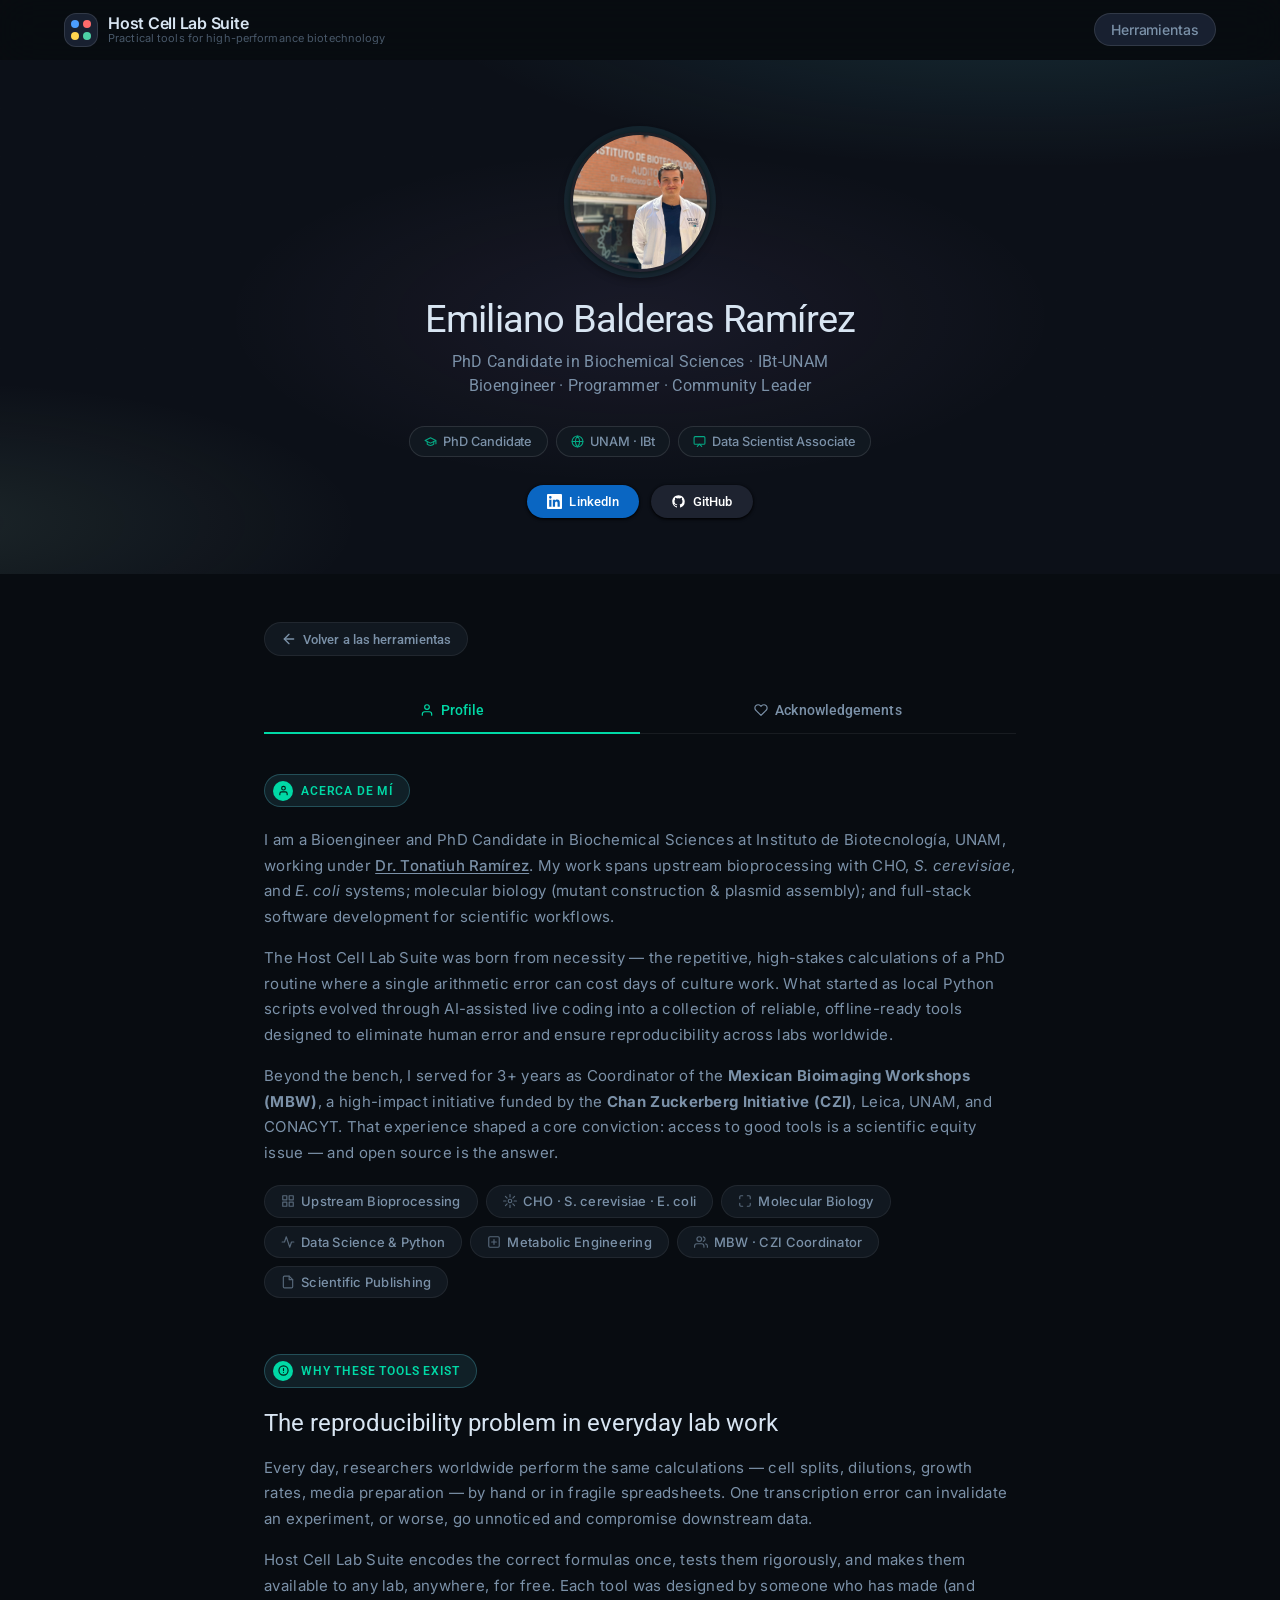
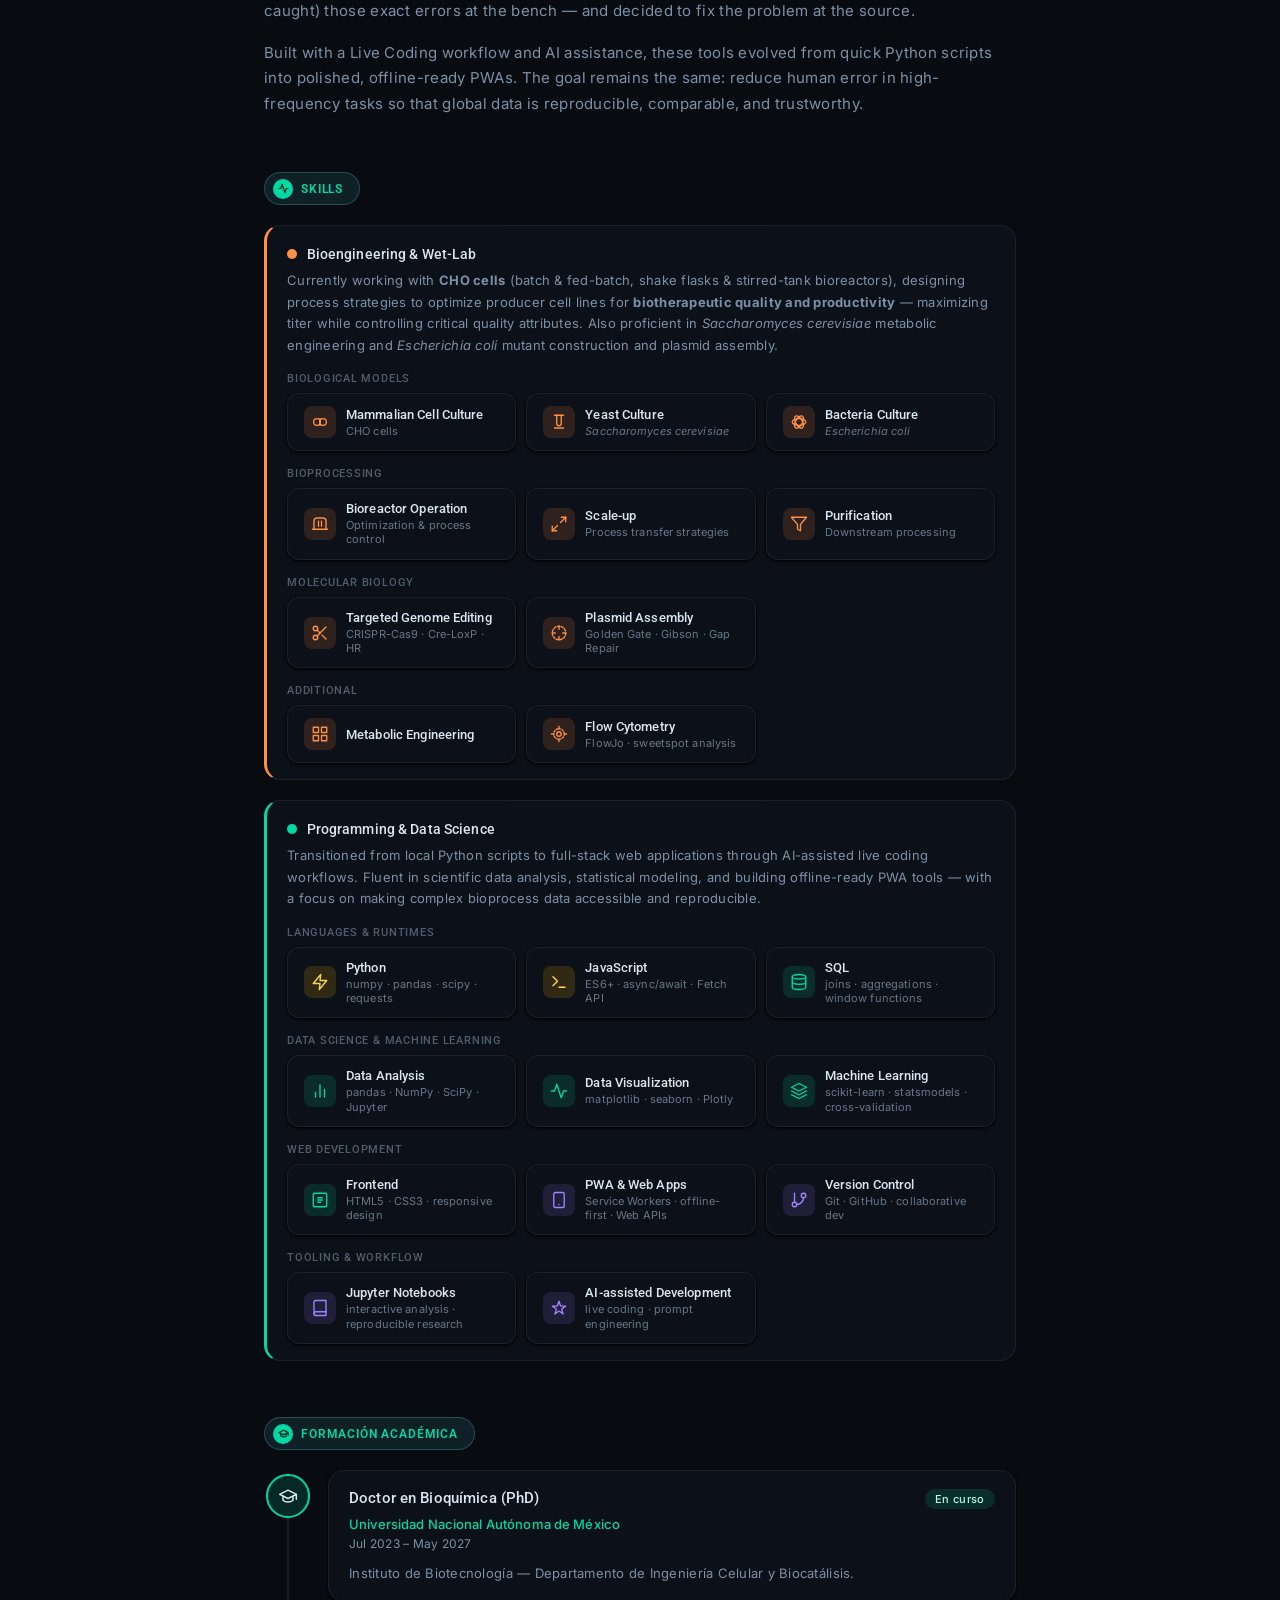
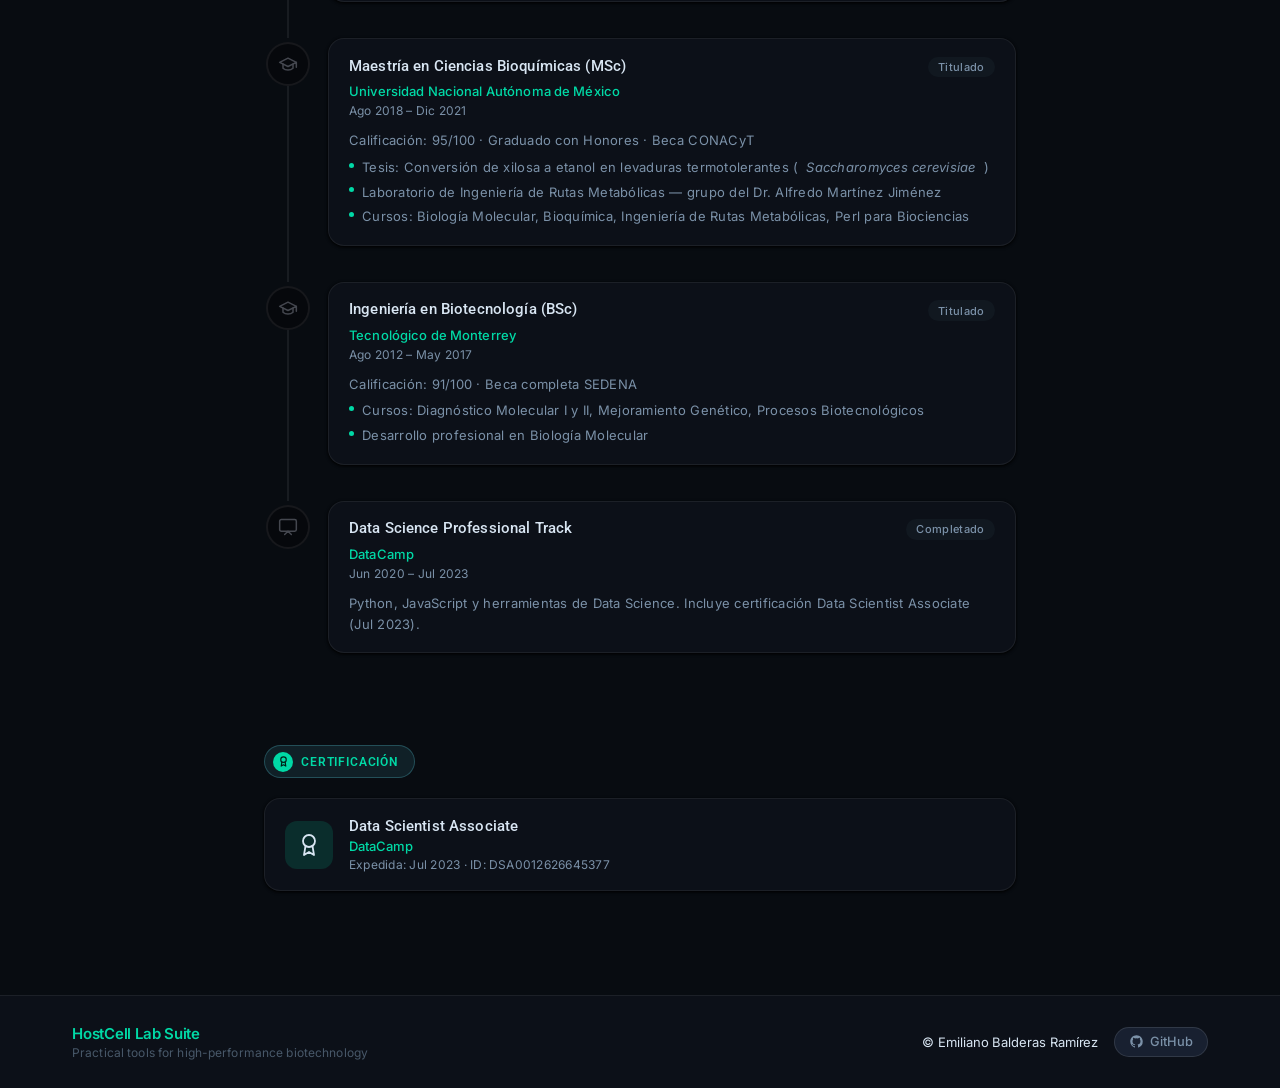
<file: about.html>
<!DOCTYPE html>
<html lang="en">
<head>
  <meta charset="UTF-8" />
  <meta name="viewport" content="width=device-width, initial-scale=1.0" />

  <!-- Primary SEO -->
  <title>Emiliano Balderas Ramírez — Bioengineer & Programmer | Host Cell Lab Suite</title>
  <meta name="description" content="Emiliano Balderas Ramírez — Bioengineer, programmer, and PhD candidate at Instituto de Biotecnología, UNAM. Expert in CHO cell culture, upstream bioprocessing (fed-batch, bioreactors), molecular biology (CRISPR-Cas9, Golden Gate), and scientific software development for reproducible lab workflows." />
  <meta name="keywords" content="Emiliano Balderas Ramírez, bioengineer, upstream bioprocessing, CHO cell culture, Saccharomyces cerevisiae, Escherichia coli, CRISPR-Cas9, molecular biology, scientific software, IBt UNAM, PhD biochemical sciences, biotherapeutics, data science, Python, Host Cell Lab Suite" />
  <meta name="author" content="Emiliano Balderas Ramírez" />
  <link rel="canonical" href="https://hostcell.app/about.html" />

  <!-- Open Graph -->
  <meta property="og:type"        content="profile" />
  <meta property="og:title"       content="Emiliano Balderas Ramírez — Bioengineer & Programmer" />
  <meta property="og:description" content="PhD candidate at IBt-UNAM working on CHO cell bioprocessing for biotherapeutic production and open-source scientific software." />
  <meta property="og:url"         content="https://hostcell.app/about.html" />
  <meta property="og:image"       content="https://hostcell.app/assets/profile.jpg" />
  <meta property="profile:first_name" content="Emiliano" />
  <meta property="profile:last_name"  content="Balderas Ramírez" />

  <!-- Twitter Card -->
  <meta name="twitter:card"        content="summary" />
  <meta name="twitter:title"       content="Emiliano Balderas Ramírez — Bioengineer & Programmer" />
  <meta name="twitter:description" content="PhD candidate at IBt-UNAM. CHO bioprocessing · Molecular biology · Scientific software." />
  <meta name="twitter:image"       content="https://hostcell.app/assets/profile.jpg" />

  <!-- JSON-LD Structured Data -->
  <script type="application/ld+json">
  {
    "@context": "https://schema.org",
    "@type": "Person",
    "name": "Emiliano Balderas Ramírez",
    "givenName": "Emiliano",
    "familyName": "Balderas Ramírez",
    "jobTitle": "Bioengineer and PhD Candidate in Biochemical Sciences",
    "description": "Bioengineer and programmer specializing in upstream bioprocessing, CHO cell culture, molecular biology, and scientific software development for reproducible laboratory workflows.",
    "image": "https://hostcell.app/assets/profile.jpg",
    "url": "https://hostcell.app/about.html",
    "email": "ebalderas@live.com.mx",
    "affiliation": {
      "@type": "Organization",
      "name": "Instituto de Biotecnología, UNAM",
      "url": "https://www.ibt.unam.mx/"
    },
    "alumniOf": [
      { "@type": "Organization", "name": "Universidad Nacional Autónoma de México" },
      { "@type": "Organization", "name": "Tecnológico de Monterrey" }
    ],
    "sameAs": [
      "https://github.com/ebalderasr",
      "https://www.linkedin.com/in/emilianobalderas/",
      "https://ebalderasr.github.io/ebalderasr/"
    ],
    "knowsAbout": [
      "Upstream Bioprocessing", "CHO Cell Culture", "Fed-batch Bioreactor",
      "Saccharomyces cerevisiae", "Escherichia coli", "Molecular Biology",
      "CRISPR-Cas9", "Cre-LoxP", "Golden Gate Assembly", "Gibson Assembly",
      "Biotherapeutics", "Recombinant Protein Production", "Flow Cytometry",
      "Python", "Scientific Software", "Data Science", "PWA Development"
    ]
  }
  </script>

  <link rel="preconnect" href="https://fonts.googleapis.com" />
  <link rel="preconnect" href="https://fonts.gstatic.com" crossorigin />
  <link href="https://fonts.googleapis.com/css2?family=Google+Sans:wght@400;500;700&family=Roboto:wght@300;400;500&display=swap" rel="stylesheet" />

  <link rel="stylesheet" href="style.css" />

  <style>
    /* ── About page ─────────────────────────────────────────── */

    /* Profile hero */
    .ab-hero {
      background:
        radial-gradient(ellipse 80% 60% at 80% -15%, rgba(92,214,233,0.15) 0%, transparent 60%),
        radial-gradient(ellipse 60% 50% at -5% 90%, rgba(150,203,174,0.11) 0%, transparent 55%),
        radial-gradient(ellipse 50% 50% at 50% 50%, rgba(203,158,255,0.07) 0%, transparent 65%),
        var(--md-surface-container-low);
      color: var(--md-on-surface);
      padding: 4.5rem 2rem 3.5rem;
      text-align: center;
      position: relative;
      overflow: hidden;
    }

    .ab-hero::before {
      content: '';
      position: absolute; inset: 0;
      background-image:
        linear-gradient(var(--md-outline-variant) 1px, transparent 1px),
        linear-gradient(90deg, var(--md-outline-variant) 1px, transparent 1px);
      background-size: 48px 48px;
      opacity: 0.05;
      pointer-events: none;
    }

    .ab-hero__bg { display: none; }
    .ab-hero__bg-blob { display: none; }

    .ab-hero__content {
      position: relative; z-index: 1;
      max-width: 640px; margin: 0 auto;
    }

    /* Profile photo */
    .ab-avatar {
      width: 140px; height: 140px;
      border-radius: 50%;
      object-fit: cover;
      object-position: center top;
      border: 3px solid var(--md-outline-variant);
      box-shadow: 0 0 0 6px rgba(92,214,233,0.10), var(--md-elevation-3);
      margin: 0 auto 1.5rem;
      display: block;
    }

    /* MD3 Display Small */
    .ab-hero__name {
      font-family: 'Google Sans', 'Roboto', sans-serif;
      font-size: clamp(1.7rem, 4vw, 2.4rem);
      font-weight: 400;
      letter-spacing: -0.02em;
      line-height: 1.2;
      color: var(--md-on-surface);
      margin-bottom: 0.5rem;
    }

    /* MD3 Title Large */
    .ab-hero__title {
      font-family: 'Google Sans', 'Roboto', sans-serif;
      font-size: 1rem;
      font-weight: 400;
      letter-spacing: 0.02em;
      color: var(--md-on-surface-variant);
      margin-bottom: 1.75rem;
      line-height: 1.5;
    }

    .ab-hero__chips {
      display: flex; justify-content: center; flex-wrap: wrap;
      gap: 0.5rem; margin-bottom: 1.75rem;
    }

    /* Social links */
    .ab-hero__socials {
      display: flex; justify-content: center; gap: 0.75rem; flex-wrap: wrap;
    }

    .ab-social-btn {
      position: relative;
      display: inline-flex; align-items: center; gap: 7px;
      padding: 0.55rem 1.25rem;
      border-radius: var(--md-shape-full);
      font-family: 'Google Sans', 'Roboto', sans-serif;
      font-size: 0.8125rem; font-weight: 500; letter-spacing: 0.006em;
      overflow: hidden;
      transition: box-shadow var(--md-duration-short) var(--md-easing-standard);
    }

    .ab-social-btn--linkedin {
      background: #0A66C2; color: #FFFFFF;
      box-shadow: var(--md-elevation-1);
    }

    .ab-social-btn--github {
      background: #1e2330; color: #FFFFFF;
      box-shadow: var(--md-elevation-1);
    }

    .ab-social-btn::before {
      content: ''; position: absolute; inset: 0; background: #FFFFFF; opacity: 0;
      transition: opacity var(--md-duration-short) var(--md-easing-standard);
    }
    .ab-social-btn:hover::before { opacity: 0.1; }
    .ab-social-btn:hover { box-shadow: var(--md-elevation-2); }
    .ab-social-btn svg, .ab-social-btn span { position: relative; z-index: 1; }

    /* ── Content ─────────────────────────────────────────────── */
    .ab-content {
      max-width: 800px; margin: 0 auto;
      padding: 3rem 1.5rem 3rem;
    }

    /* Section block */
    .ab-section { margin-bottom: 3.5rem; }

    .ab-section__label {
      display: inline-flex; align-items: center; gap: 8px;
      padding: 0.35rem 1rem 0.35rem 0.5rem;
      border-radius: var(--md-shape-full);
      background: rgba(92,214,233,0.10);
      border: 1px solid rgba(92,214,233,0.25);
      color: var(--md-primary);
      font-family: 'Google Sans', 'Roboto', sans-serif;
      font-size: 0.75rem; font-weight: 600; letter-spacing: 0.07em;
      text-transform: uppercase;
      margin-bottom: 1.25rem;
    }

    .ab-section__label-dot {
      width: 20px; height: 20px; border-radius: 50%;
      background: var(--md-primary); color: var(--md-on-primary);
      display: flex; align-items: center; justify-content: center;
      flex-shrink: 0;
    }

    /* MD3 Headline Medium */
    .ab-section__title {
      font-family: 'Google Sans', 'Roboto', sans-serif;
      font-size: 1.5rem; font-weight: 400; letter-spacing: 0;
      color: var(--md-on-surface); line-height: 1.3;
      margin-bottom: 1rem;
    }

    /* About text */
    .ab-bio p {
      font-size: 0.9375rem; line-height: 1.7;
      letter-spacing: 0.02em;
      color: var(--md-on-surface-variant);
      margin-bottom: 1rem;
    }
    .ab-bio p:last-child { margin-bottom: 0; }

    /* Expertise chips */
    .ab-expertise-grid {
      display: flex; flex-wrap: wrap; gap: 0.5rem; margin-top: 1.25rem;
    }

    .ab-expertise-chip {
      display: inline-flex; align-items: center; gap: 6px;
      padding: 0.45rem 1rem;
      border-radius: var(--md-shape-full);
      background: var(--md-surface-container);
      border: 1px solid var(--md-outline-variant);
      font-size: 0.8125rem; font-weight: 500; letter-spacing: 0.02em;
      color: var(--md-on-surface-variant);
    }

    .ab-expertise-chip svg { opacity: 0.65; flex-shrink: 0; }

    /* ── Education Timeline ───────────────────────────────────── */
    .ab-timeline { display: flex; flex-direction: column; gap: 0; }

    .ab-timeline-item {
      display: grid;
      grid-template-columns: 48px 1fr;
      gap: 0 1rem;
      position: relative;
    }

    /* Vertical line */
    .ab-timeline-item:not(:last-child) .ab-tl-left::after {
      content: '';
      position: absolute;
      left: 23px;
      top: 48px;
      bottom: 0;
      width: 2px;
      background: var(--md-outline-variant);
    }

    .ab-tl-left {
      display: flex; flex-direction: column; align-items: center;
      padding-top: 4px;
      position: relative;
    }

    .ab-tl-icon {
      width: 44px; height: 44px; border-radius: 50%;
      display: flex; align-items: center; justify-content: center;
      flex-shrink: 0;
      border: 2px solid var(--md-outline-variant);
      background: var(--md-surface-container-lowest);
      overflow: hidden;
    }

    .ab-tl-icon--active {
      border-color: var(--md-primary);
      background: var(--md-primary-container);
    }

    /* Logo inside icon */
    .ab-tl-icon img { width: 28px; height: 28px; object-fit: contain; border-radius: 4px; }

    .ab-tl-right { padding-bottom: 2.25rem; }

    .ab-tl-card {
      background: var(--md-surface-container-low);
      border-radius: var(--md-shape-lg);
      border: 1px solid var(--md-outline-variant);
      padding: 1.1rem 1.25rem;
      box-shadow: var(--md-elevation-1);
    }

    .ab-tl-header {
      display: flex; align-items: flex-start; justify-content: space-between;
      gap: 0.75rem; margin-bottom: 0.4rem; flex-wrap: wrap;
    }

    .ab-tl-degree {
      font-family: 'Google Sans', 'Roboto', sans-serif;
      font-size: 0.9375rem; font-weight: 500; letter-spacing: 0.009em;
      color: var(--md-on-surface); line-height: 1.3;
    }

    .ab-tl-badge {
      display: inline-flex; align-items: center;
      padding: 0.2rem 0.65rem;
      border-radius: var(--md-shape-full);
      font-size: 0.6875rem; font-weight: 500; letter-spacing: 0.03em;
      flex-shrink: 0;
    }

    .ab-tl-badge--active {
      background: var(--md-primary-container);
      color: var(--md-on-primary-container);
    }

    .ab-tl-badge--done {
      background: var(--md-surface-container);
      color: var(--md-on-surface-variant);
    }

    .ab-tl-institution {
      font-size: 0.8125rem; font-weight: 500; letter-spacing: 0.01em;
      color: var(--md-primary); margin-bottom: 0.25rem;
    }

    .ab-tl-dates {
      font-size: 0.75rem; letter-spacing: 0.02em;
      color: var(--md-on-surface-variant); margin-bottom: 0.75rem;
    }

    .ab-tl-details {
      font-size: 0.8125rem; line-height: 1.6; letter-spacing: 0.02em;
      color: var(--md-on-surface-variant);
    }

    .ab-tl-details ul {
      list-style: none; padding: 0; margin: 0.35rem 0 0;
      display: flex; flex-direction: column; gap: 0.25rem;
    }

    .ab-tl-details li {
      display: flex; align-items: flex-start; gap: 0.5rem;
    }

    .ab-tl-details li::before {
      content: '';
      width: 5px; height: 5px; border-radius: 50%;
      background: var(--md-primary); flex-shrink: 0; margin-top: 0.45em;
    }

    /* ── Certification card ───────────────────────────────────── */
    .ab-cert-card {
      display: flex; align-items: center; gap: 1rem;
      background: var(--md-surface-container-low);
      border-radius: var(--md-shape-lg);
      border: 1px solid var(--md-outline-variant);
      padding: 1.1rem 1.25rem;
      box-shadow: var(--md-elevation-1);
    }

    .ab-cert-icon {
      width: 48px; height: 48px; border-radius: var(--md-shape-md);
      background: var(--md-primary-container);
      display: flex; align-items: center; justify-content: center;
      flex-shrink: 0;
    }

    .ab-cert-body { min-width: 0; }

    .ab-cert-name {
      font-family: 'Google Sans', 'Roboto', sans-serif;
      font-size: 0.9375rem; font-weight: 500; letter-spacing: 0.009em;
      color: var(--md-on-surface); margin-bottom: 0.2rem;
    }

    .ab-cert-issuer {
      font-size: 0.8125rem; font-weight: 500;
      color: var(--md-primary); margin-bottom: 0.2rem;
    }

    .ab-cert-meta {
      font-size: 0.75rem; letter-spacing: 0.02em;
      color: var(--md-on-surface-variant);
    }

    /* ── Skills ──────────────────────────────────────────────── */
    .ab-skills-grid {
      display: grid;
      grid-template-columns: repeat(auto-fill, minmax(180px, 1fr));
      gap: 10px;
    }

    .ab-skill-chip {
      display: flex; align-items: center; gap: 10px;
      padding: 0.75rem 1rem;
      background: var(--md-surface-container-low);
      border: 1px solid var(--md-outline-variant);
      border-radius: var(--md-shape-md);
      box-shadow: var(--md-elevation-1);
    }

    .ab-skill-icon {
      width: 32px; height: 32px; border-radius: var(--md-shape-sm);
      display: flex; align-items: center; justify-content: center;
      flex-shrink: 0;
    }

    .ab-skill-icon--blue   { background: var(--md-primary-container); color: var(--md-primary); }
    .ab-skill-icon--teal   { background: var(--md-secondary-container); color: var(--md-secondary); }
    .ab-skill-icon--violet { background: var(--md-tertiary-container); color: var(--md-tertiary); }
    .ab-skill-icon--amber  { background: rgba(255,193,7,0.15); color: #FFD54F; }

    .ab-skill-name {
      font-family: 'Google Sans', 'Roboto', sans-serif;
      font-size: 0.8125rem; font-weight: 500; letter-spacing: 0.009em;
      color: var(--md-on-surface);
    }

    /* ── Skills sub-groups ──────────────────────────────────── */
    .ab-skills-group {
      border-radius: var(--md-shape-lg);
      border: 1px solid var(--md-outline-variant);
      padding: 1.25rem 1.25rem 1rem;
      margin-bottom: 1.25rem;
      background: var(--md-surface-container-low);
    }

    .ab-skills-group:last-child { margin-bottom: 0; }

    .ab-skills-group--bioprocess { border-left: 3px solid var(--md-secondary); }
    .ab-skills-group--code       { border-left: 3px solid var(--md-primary); }

    .ab-skills-group__header {
      display: flex; align-items: center; gap: 0.6rem;
      margin-bottom: 0.5rem;
    }

    .ab-skills-group__dot {
      width: 10px; height: 10px; border-radius: 50%; flex-shrink: 0;
    }

    .ab-skills-group__dot--bioprocess { background: var(--md-secondary); }
    .ab-skills-group__dot--code       { background: var(--md-primary); }

    .ab-skills-group__title {
      font-family: 'Google Sans', 'Roboto', sans-serif;
      font-size: 0.875rem; font-weight: 500; letter-spacing: 0.009em;
      color: var(--md-on-surface);
    }

    .ab-skills-group__desc {
      font-size: 0.8125rem; line-height: 1.65; letter-spacing: 0.02em;
      color: var(--md-on-surface-variant);
      margin-bottom: 0.75rem;
    }

    /* Sub-group separator label */
    .ab-skills-subgroup__label {
      font-family: 'Google Sans', 'Roboto', sans-serif;
      font-size: 0.6875rem; font-weight: 500;
      letter-spacing: 0.07em; text-transform: uppercase;
      color: var(--md-on-surface-variant); opacity: 0.6;
      margin: 1rem 0 0.5rem;
    }

    /* Two-line skill chip */
    .ab-skill-text {
      display: flex; flex-direction: column; gap: 2px;
    }

    .ab-skill-sub {
      font-size: 0.6875rem; line-height: 1.3;
      letter-spacing: 0.01em;
      color: var(--md-on-surface-variant); opacity: 0.8;
    }

    .ab-skill-sub em { font-style: italic; }

    /* ── Funding cards ──────────────────────────────────────── */
    .ab-funding-grid {
      display: flex; flex-direction: column; gap: 0.75rem;
    }

    .ab-funding-card {
      display: flex; align-items: flex-start; gap: 1rem;
      background: var(--md-surface-container-low);
      border-radius: var(--md-shape-lg);
      border: 1px solid var(--md-outline-variant);
      padding: 1.1rem 1.25rem;
      box-shadow: var(--md-elevation-1);
    }

    .ab-funding-icon {
      width: 44px; height: 44px; border-radius: var(--md-shape-md);
      background: var(--md-primary-container);
      display: flex; align-items: center; justify-content: center;
      flex-shrink: 0; margin-top: 1px;
    }

    .ab-funding-body { min-width: 0; }

    .ab-funding-name {
      font-family: 'Google Sans', 'Roboto', sans-serif;
      font-size: 0.9375rem; font-weight: 500; letter-spacing: 0.009em;
      color: var(--md-on-surface); margin-bottom: 0.2rem;
    }

    .ab-funding-desc {
      font-size: 0.8125rem; line-height: 1.55; letter-spacing: 0.02em;
      color: var(--md-on-surface-variant);
    }

    /* ── Tab navigation ──────────────────────────────────────── */
    .ab-tab-bar {
      display: flex;
      border-bottom: 1px solid var(--md-outline-variant);
      margin-bottom: 2.5rem;
    }

    .ab-tab {
      flex: 1;
      display: flex; align-items: center; justify-content: center; gap: 7px;
      padding: 0.875rem 1rem;
      font-family: 'Google Sans', 'Roboto', sans-serif;
      font-size: 0.875rem; font-weight: 500; letter-spacing: 0.006em;
      color: var(--md-on-surface-variant);
      background: none; border: none; cursor: pointer;
      border-bottom: 2px solid transparent;
      margin-bottom: -1px;
      transition: color 0.2s, border-color 0.2s, background 0.15s;
    }

    .ab-tab:hover:not(.ab-tab--active) {
      background: var(--md-surface-container);
      color: var(--md-on-surface);
    }

    .ab-tab--active {
      color: var(--md-primary);
      border-bottom-color: var(--md-primary);
    }

    .ab-tab-panel { display: none; }
    .ab-tab-panel--active { display: block; }

    /* Back link */
    .ab-back {
      display: inline-flex; align-items: center; gap: 6px;
      padding: 0.5rem 1rem;
      border-radius: var(--md-shape-full);
      background: var(--md-surface-container);
      color: var(--md-on-surface-variant);
      font-family: 'Google Sans', 'Roboto', sans-serif;
      font-size: 0.8125rem; font-weight: 500; letter-spacing: 0.006em;
      border: 1px solid var(--md-outline-variant);
      transition: box-shadow var(--md-duration-short) var(--md-easing-standard);
      margin-bottom: 2rem;
    }

    .ab-back:hover { box-shadow: var(--md-elevation-1); }

    /* Responsive */
    @media (max-width: 680px) {
      .ab-hero { padding: 3rem 1.25rem 2.5rem; }
      .ab-avatar { width: 110px; height: 110px; }
      .ab-content { padding: 2rem 1rem; }
      .ab-timeline-item { grid-template-columns: 36px 1fr; }
      .ab-tl-icon { width: 36px; height: 36px; }
      .ab-timeline-item:not(:last-child) .ab-tl-left::after { left: 17px; top: 40px; }
      .ab-skills-grid { grid-template-columns: 1fr 1fr; }
    }

    @media (max-width: 400px) {
      .ab-skills-grid { grid-template-columns: 1fr; }
    }
  </style>
</head>
<body>

  <!-- ══ MD3 TOP APP BAR ══ -->
  <header class="md-top-app-bar" id="app-bar">
    <div class="md-top-app-bar__row">

      <div class="md-top-app-bar__leading">
        <a href="index.html" class="hc-logo-mark" aria-label="Ir al inicio" style="text-decoration:none">
          <div class="hc-logo-dot" style="background:#4B9EFF"></div>
          <div class="hc-logo-dot" style="background:#FF6B6B"></div>
          <div class="hc-logo-dot" style="background:#FFD54F"></div>
          <div class="hc-logo-dot" style="background:#4DD0A5"></div>
        </a>
        <div class="hc-brand">
          <span class="hc-brand__name">Host Cell Lab Suite</span>
          <span class="hc-brand__tagline">Practical tools for high-performance biotechnology</span>
        </div>
      </div>

      <a class="md-button-tonal" href="index.html#tools">Herramientas</a>

    </div>
  </header>

  <!-- ══ PROFILE HERO ══ -->
  <section class="ab-hero" aria-label="Perfil">

    <div class="ab-hero__bg" aria-hidden="true">
      <div class="ab-hero__bg-blob"></div>
      <div class="ab-hero__bg-blob"></div>
      <div class="ab-hero__bg-blob"></div>
    </div>

    <div class="ab-hero__content">

      <img
        class="ab-avatar"
        src="assets/profile.jpg"
        alt="Emiliano Balderas Ramírez frente al Instituto de Biotecnología, UNAM"
        loading="eager"
      />

      <h1 class="ab-hero__name">Emiliano Balderas Ramírez</h1>

      <p class="ab-hero__title">
        PhD Candidate in Biochemical Sciences · IBt-UNAM<br>
        Bioengineer · Programmer · Community Leader
      </p>

      <div class="ab-hero__chips" role="list">
        <div class="hc-assist-chip" role="listitem">
          <svg width="13" height="13" viewBox="0 0 24 24" fill="none" stroke="currentColor" stroke-width="2" stroke-linecap="round" stroke-linejoin="round" aria-hidden="true"><path d="M22 10v6M2 10l10-5 10 5-10 5z"/><path d="M6 12v5c3 3 9 3 12 0v-5"/></svg>
          PhD Candidate
        </div>
        <div class="hc-assist-chip" role="listitem">
          <svg width="13" height="13" viewBox="0 0 24 24" fill="none" stroke="currentColor" stroke-width="2" stroke-linecap="round" stroke-linejoin="round" aria-hidden="true"><circle cx="12" cy="12" r="10"/><line x1="2" y1="12" x2="22" y2="12"/><path d="M12 2a15.3 15.3 0 0 1 4 10 15.3 15.3 0 0 1-4 10 15.3 15.3 0 0 1-4-10 15.3 15.3 0 0 1 4-10z"/></svg>
          UNAM · IBt
        </div>
        <div class="hc-assist-chip" role="listitem">
          <svg width="13" height="13" viewBox="0 0 24 24" fill="none" stroke="currentColor" stroke-width="2" stroke-linecap="round" stroke-linejoin="round" aria-hidden="true"><rect x="2" y="3" width="20" height="14" rx="2"/><polyline points="8 21 12 17 16 21"/></svg>
          Data Scientist Associate
        </div>
      </div>

      <div class="ab-hero__socials">
        <a class="ab-social-btn ab-social-btn--linkedin"
           href="https://www.linkedin.com/in/emilianobalderas/"
           target="_blank" rel="noopener noreferrer"
           aria-label="LinkedIn de Emiliano Balderas">
          <svg width="15" height="15" viewBox="0 0 24 24" fill="currentColor" aria-hidden="true">
            <path d="M20.447 20.452h-3.554v-5.569c0-1.328-.027-3.037-1.852-3.037-1.853 0-2.136 1.445-2.136 2.939v5.667H9.351V9h3.414v1.561h.046c.477-.9 1.637-1.85 3.37-1.85 3.601 0 4.267 2.37 4.267 5.455v6.286zM5.337 7.433a2.062 2.062 0 0 1-2.063-2.065 2.064 2.064 0 1 1 2.063 2.065zm1.782 13.019H3.555V9h3.564v11.452zM22.225 0H1.771C.792 0 0 .774 0 1.729v20.542C0 23.227.792 24 1.771 24h20.451C23.2 24 24 23.227 24 22.271V1.729C24 .774 23.2 0 22.222 0h.003z"/>
          </svg>
          <span>LinkedIn</span>
        </a>
        <a class="ab-social-btn ab-social-btn--github"
           href="https://github.com/ebalderasr"
           target="_blank" rel="noopener noreferrer"
           aria-label="GitHub de Emiliano Balderas">
          <svg width="15" height="15" viewBox="0 0 24 24" fill="currentColor" aria-hidden="true">
            <path d="M12 2C6.477 2 2 6.484 2 12.017c0 4.425 2.865 8.18 6.839 9.504.5.092.682-.217.682-.483 0-.237-.008-.868-.013-1.703-2.782.605-3.369-1.343-3.369-1.343-.454-1.158-1.11-1.466-1.11-1.466-.908-.62.069-.608.069-.608 1.003.07 1.531 1.032 1.531 1.032.892 1.53 2.341 1.088 2.91.832.092-.647.35-1.088.636-1.338-2.22-.253-4.555-1.113-4.555-4.951 0-1.093.39-1.988 1.029-2.688-.103-.253-.446-1.272.098-2.65 0 0 .84-.27 2.75 1.026A9.564 9.564 0 0 1 12 6.844a9.59 9.59 0 0 1 2.504.337c1.909-1.296 2.747-1.027 2.747-1.027.546 1.379.202 2.398.1 2.651.64.7 1.028 1.595 1.028 2.688 0 3.848-2.339 4.695-4.566 4.943.359.309.678.92.678 1.855 0 1.338-.012 2.419-.012 2.747 0 .268.18.58.688.482A10.02 10.02 0 0 0 22 12.017C22 6.484 17.522 2 12 2Z"/>
          </svg>
          <span>GitHub</span>
        </a>
      </div>

    </div>
  </section>

  <!-- ══ CONTENT ══ -->
  <div class="ab-content">

    <!-- Back link -->
    <a class="ab-back" href="index.html">
      <svg width="16" height="16" viewBox="0 0 24 24" fill="none" stroke="currentColor" stroke-width="2" stroke-linecap="round" stroke-linejoin="round" aria-hidden="true">
        <line x1="19" y1="12" x2="5" y2="12"/><polyline points="12 19 5 12 12 5"/>
      </svg>
      Volver a las herramientas
    </a>

    <!-- Tab bar -->
    <div class="ab-tab-bar" role="tablist">
      <button class="ab-tab ab-tab--active" role="tab" aria-selected="true"
              data-panel="panel-profile" id="tab-btn-profile">
        <svg width="14" height="14" viewBox="0 0 24 24" fill="none" stroke="currentColor" stroke-width="2" stroke-linecap="round" stroke-linejoin="round" aria-hidden="true">
          <path d="M20 21v-2a4 4 0 0 0-4-4H8a4 4 0 0 0-4 4v2"/><circle cx="12" cy="7" r="4"/>
        </svg>
        Profile
      </button>
      <button class="ab-tab" role="tab" aria-selected="false"
              data-panel="panel-funding" id="tab-btn-funding">
        <svg width="14" height="14" viewBox="0 0 24 24" fill="none" stroke="currentColor" stroke-width="2" stroke-linecap="round" stroke-linejoin="round" aria-hidden="true">
          <path d="M20.84 4.61a5.5 5.5 0 0 0-7.78 0L12 5.67l-1.06-1.06a5.5 5.5 0 0 0-7.78 7.78l1.06 1.06L12 21.23l7.78-7.78 1.06-1.06a5.5 5.5 0 0 0 0-7.78z"/>
        </svg>
        Acknowledgements
      </button>
    </div>

    <!-- ── Panel: Profile ── -->
    <div id="panel-profile" class="ab-tab-panel ab-tab-panel--active" role="tabpanel" aria-labelledby="tab-btn-profile">

    <!-- ── About ── -->
    <section class="ab-section" aria-labelledby="about-title">
      <div class="ab-section__label">
        <div class="ab-section__label-dot">
          <svg width="11" height="11" viewBox="0 0 24 24" fill="none" stroke="currentColor" stroke-width="2.5" stroke-linecap="round" stroke-linejoin="round" aria-hidden="true">
            <path d="M20 21v-2a4 4 0 0 0-4-4H8a4 4 0 0 0-4 4v2"/><circle cx="12" cy="7" r="4"/>
          </svg>
        </div>
        Acerca de mí
      </div>

      <div class="ab-bio">
        <p>
          I am a Bioengineer and PhD Candidate in Biochemical Sciences at
          Instituto de Biotecnología, UNAM, working under <a href="https://orcid.org/0000-0001-9005-3496" target="_blank" rel="noopener noreferrer" style="color:inherit;font-weight:500;text-decoration:underline;text-underline-offset:2px;">Dr. Tonatiuh Ramírez</a>.
          My work spans upstream bioprocessing with CHO, <em>S. cerevisiae</em>, and
          <em>E. coli</em> systems; molecular biology (mutant construction &amp; plasmid
          assembly); and full-stack software development for scientific workflows.
        </p>
        <p>
          The Host Cell Lab Suite was born from necessity — the repetitive, high-stakes
          calculations of a PhD routine where a single arithmetic error can cost days of
          culture work. What started as local Python scripts evolved through AI-assisted
          live coding into a collection of reliable, offline-ready tools designed to
          eliminate human error and ensure reproducibility across labs worldwide.
        </p>
        <p>
          Beyond the bench, I served for 3+ years as Coordinator of the
          <strong>Mexican Bioimaging Workshops (MBW)</strong>, a high-impact initiative
          funded by the <strong>Chan Zuckerberg Initiative (CZI)</strong>, Leica, UNAM,
          and CONACYT. That experience shaped a core conviction: access to good tools
          is a scientific equity issue — and open source is the answer.
        </p>
      </div>

      <div class="ab-expertise-grid" role="list">
        <div class="ab-expertise-chip" role="listitem">
          <svg width="14" height="14" viewBox="0 0 24 24" fill="none" stroke="currentColor" stroke-width="2" stroke-linecap="round" stroke-linejoin="round" aria-hidden="true"><path d="M3 3h7v7H3zM14 3h7v7h-7zM14 14h7v7h-7zM3 14h7v7H3z"/></svg>
          Upstream Bioprocessing
        </div>
        <div class="ab-expertise-chip" role="listitem">
          <svg width="14" height="14" viewBox="0 0 24 24" fill="none" stroke="currentColor" stroke-width="2" stroke-linecap="round" stroke-linejoin="round" aria-hidden="true"><circle cx="12" cy="12" r="3"/><path d="M12 1v4M12 19v4M4.22 4.22l2.83 2.83M16.95 16.95l2.83 2.83M1 12h4M19 12h4M4.22 19.78l2.83-2.83M16.95 7.05l2.83-2.83"/></svg>
          CHO · S. cerevisiae · E. coli
        </div>
        <div class="ab-expertise-chip" role="listitem">
          <svg width="14" height="14" viewBox="0 0 24 24" fill="none" stroke="currentColor" stroke-width="2" stroke-linecap="round" stroke-linejoin="round" aria-hidden="true"><path d="M8 3H5a2 2 0 0 0-2 2v3m18 0V5a2 2 0 0 0-2-2h-3m0 18h3a2 2 0 0 0 2-2v-3M3 16v3a2 2 0 0 0 2 2h3"/></svg>
          Molecular Biology
        </div>
        <div class="ab-expertise-chip" role="listitem">
          <svg width="14" height="14" viewBox="0 0 24 24" fill="none" stroke="currentColor" stroke-width="2" stroke-linecap="round" stroke-linejoin="round" aria-hidden="true"><polyline points="22 12 18 12 15 21 9 3 6 12 2 12"/></svg>
          Data Science &amp; Python
        </div>
        <div class="ab-expertise-chip" role="listitem">
          <svg width="14" height="14" viewBox="0 0 24 24" fill="none" stroke="currentColor" stroke-width="2" stroke-linecap="round" stroke-linejoin="round" aria-hidden="true"><rect x="3" y="3" width="18" height="18" rx="2"/><path d="M8 12h8M12 8v8"/></svg>
          Metabolic Engineering
        </div>
        <div class="ab-expertise-chip" role="listitem">
          <svg width="14" height="14" viewBox="0 0 24 24" fill="none" stroke="currentColor" stroke-width="2" stroke-linecap="round" stroke-linejoin="round" aria-hidden="true"><path d="M17 21v-2a4 4 0 0 0-4-4H5a4 4 0 0 0-4 4v2"/><circle cx="9" cy="7" r="4"/><path d="M23 21v-2a4 4 0 0 0-3-3.87M16 3.13a4 4 0 0 1 0 7.75"/></svg>
          MBW · CZI Coordinator
        </div>
        <div class="ab-expertise-chip" role="listitem">
          <svg width="14" height="14" viewBox="0 0 24 24" fill="none" stroke="currentColor" stroke-width="2" stroke-linecap="round" stroke-linejoin="round" aria-hidden="true"><path d="M14 2H6a2 2 0 0 0-2 2v16a2 2 0 0 0 2 2h12a2 2 0 0 0 2-2V8z"/><polyline points="14 2 14 8 20 8"/></svg>
          Scientific Publishing
        </div>
      </div>
    </section>

    <!-- ── Project Vision ── -->
    <section class="ab-section" aria-labelledby="vision-title">
      <div class="ab-section__label">
        <div class="ab-section__label-dot">
          <svg width="11" height="11" viewBox="0 0 24 24" fill="none" stroke="currentColor" stroke-width="2.5" stroke-linecap="round" stroke-linejoin="round" aria-hidden="true">
            <circle cx="12" cy="12" r="10"/><line x1="12" y1="8" x2="12" y2="12"/><line x1="12" y1="16" x2="12.01" y2="16"/>
          </svg>
        </div>
        Why these tools exist
      </div>
      <h2 class="ab-section__title" id="vision-title">The reproducibility problem in everyday lab work</h2>
      <div class="ab-bio">
        <p>
          Every day, researchers worldwide perform the same calculations — cell splits,
          dilutions, growth rates, media preparation — by hand or in fragile spreadsheets.
          One transcription error can invalidate an experiment, or worse, go unnoticed
          and compromise downstream data.
        </p>
        <p>
          Host Cell Lab Suite encodes the correct formulas once, tests them rigorously,
          and makes them available to any lab, anywhere, for free. Each tool was designed
          by someone who has made (and caught) those exact errors at the bench — and
          decided to fix the problem at the source.
        </p>
        <p>
          Built with a Live Coding workflow and AI assistance, these tools evolved from
          quick Python scripts into polished, offline-ready PWAs. The goal remains the same:
          reduce human error in high-frequency tasks so that global data is reproducible,
          comparable, and trustworthy.
        </p>
      </div>
    </section>

    <!-- ── Skills ── -->
    <section class="ab-section" aria-labelledby="skills-title">
      <div class="ab-section__label">
        <div class="ab-section__label-dot">
          <svg width="11" height="11" viewBox="0 0 24 24" fill="none" stroke="currentColor" stroke-width="2.5" stroke-linecap="round" stroke-linejoin="round" aria-hidden="true">
            <polyline points="22 12 18 12 15 21 9 3 6 12 2 12"/>
          </svg>
        </div>
        Skills
      </div>

      <!-- ── Bioprocessing group ── -->
      <div class="ab-skills-group ab-skills-group--bioprocess">
        <div class="ab-skills-group__header">
          <div class="ab-skills-group__dot ab-skills-group__dot--bioprocess"></div>
          <span class="ab-skills-group__title">Bioengineering &amp; Wet-Lab</span>
        </div>
        <p class="ab-skills-group__desc">
          Currently working with <strong>CHO cells</strong> (batch &amp; fed-batch,
          shake flasks &amp; stirred-tank bioreactors), designing process strategies
          to optimize producer cell lines for <strong>biotherapeutic quality and
          productivity</strong> — maximizing titer while controlling critical quality
          attributes. Also proficient in <em>Saccharomyces cerevisiae</em> metabolic
          engineering and <em>Escherichia coli</em> mutant construction and plasmid
          assembly.
        </p>

        <!-- Biological Models -->
        <p class="ab-skills-subgroup__label">Biological Models</p>
        <div class="ab-skills-grid">
          <div class="ab-skill-chip">
            <div class="ab-skill-icon ab-skill-icon--teal">
              <svg width="18" height="18" viewBox="0 0 24 24" fill="none" stroke="currentColor" stroke-width="1.8" stroke-linecap="round" stroke-linejoin="round" aria-hidden="true"><circle cx="8" cy="12" r="4.5"/><circle cx="16" cy="12" r="4.5"/><line x1="12" y1="7.5" x2="12" y2="16.5"/></svg>
            </div>
            <div class="ab-skill-text">
              <span class="ab-skill-name">Mammalian Cell Culture</span>
              <span class="ab-skill-sub">CHO cells</span>
            </div>
          </div>
          <div class="ab-skill-chip">
            <div class="ab-skill-icon ab-skill-icon--teal">
              <svg width="18" height="18" viewBox="0 0 24 24" fill="none" stroke="currentColor" stroke-width="1.8" stroke-linecap="round" stroke-linejoin="round" aria-hidden="true"><path d="M9 3v11a3 3 0 0 0 6 0V3"/><line x1="6" y1="3" x2="18" y2="3"/><path d="M6 20h12"/></svg>
            </div>
            <div class="ab-skill-text">
              <span class="ab-skill-name">Yeast Culture</span>
              <span class="ab-skill-sub"><em>Saccharomyces cerevisiae</em></span>
            </div>
          </div>
          <div class="ab-skill-chip">
            <div class="ab-skill-icon ab-skill-icon--teal">
              <svg width="18" height="18" viewBox="0 0 24 24" fill="none" stroke="currentColor" stroke-width="1.8" stroke-linecap="round" stroke-linejoin="round" aria-hidden="true"><ellipse cx="12" cy="12" rx="9" ry="4.5"/><ellipse cx="12" cy="12" rx="9" ry="4.5" transform="rotate(60 12 12)"/><ellipse cx="12" cy="12" rx="9" ry="4.5" transform="rotate(120 12 12)"/></svg>
            </div>
            <div class="ab-skill-text">
              <span class="ab-skill-name">Bacteria Culture</span>
              <span class="ab-skill-sub"><em>Escherichia coli</em></span>
            </div>
          </div>
        </div>

        <!-- Bioprocessing -->
        <p class="ab-skills-subgroup__label">Bioprocessing</p>
        <div class="ab-skills-grid">
          <div class="ab-skill-chip">
            <div class="ab-skill-icon ab-skill-icon--teal">
              <svg width="18" height="18" viewBox="0 0 24 24" fill="none" stroke="currentColor" stroke-width="1.8" stroke-linecap="round" stroke-linejoin="round" aria-hidden="true"><path d="M4 19V8a4 4 0 0 1 4-4h8a4 4 0 0 1 4 4v11"/><line x1="2" y1="19" x2="22" y2="19"/><line x1="10" y1="8" x2="10" y2="15"/><line x1="14" y1="8" x2="14" y2="15"/></svg>
            </div>
            <div class="ab-skill-text">
              <span class="ab-skill-name">Bioreactor Operation</span>
              <span class="ab-skill-sub">Optimization &amp; process control</span>
            </div>
          </div>
          <div class="ab-skill-chip">
            <div class="ab-skill-icon ab-skill-icon--teal">
              <svg width="18" height="18" viewBox="0 0 24 24" fill="none" stroke="currentColor" stroke-width="1.8" stroke-linecap="round" stroke-linejoin="round" aria-hidden="true"><polyline points="15 3 21 3 21 9"/><polyline points="9 21 3 21 3 15"/><line x1="21" y1="3" x2="14" y2="10"/><line x1="3" y1="21" x2="10" y2="14"/></svg>
            </div>
            <div class="ab-skill-text">
              <span class="ab-skill-name">Scale-up</span>
              <span class="ab-skill-sub">Process transfer strategies</span>
            </div>
          </div>
          <div class="ab-skill-chip">
            <div class="ab-skill-icon ab-skill-icon--teal">
              <svg width="18" height="18" viewBox="0 0 24 24" fill="none" stroke="currentColor" stroke-width="1.8" stroke-linecap="round" stroke-linejoin="round" aria-hidden="true"><polygon points="22 3 2 3 10 12.46 10 19 14 21 14 12.46 22 3"/></svg>
            </div>
            <div class="ab-skill-text">
              <span class="ab-skill-name">Purification</span>
              <span class="ab-skill-sub">Downstream processing</span>
            </div>
          </div>
        </div>

        <!-- Molecular Biology -->
        <p class="ab-skills-subgroup__label">Molecular Biology</p>
        <div class="ab-skills-grid">
          <div class="ab-skill-chip">
            <div class="ab-skill-icon ab-skill-icon--teal">
              <svg width="18" height="18" viewBox="0 0 24 24" fill="none" stroke="currentColor" stroke-width="1.8" stroke-linecap="round" stroke-linejoin="round" aria-hidden="true"><circle cx="6" cy="6" r="3"/><circle cx="6" cy="18" r="3"/><line x1="20" y1="4" x2="8.12" y2="15.88"/><line x1="14.47" y1="14.48" x2="20" y2="20"/><line x1="8.12" y1="8.12" x2="12" y2="12"/></svg>
            </div>
            <div class="ab-skill-text">
              <span class="ab-skill-name">Targeted Genome Editing</span>
              <span class="ab-skill-sub">CRISPR-Cas9 · Cre-LoxP · HR</span>
            </div>
          </div>
          <div class="ab-skill-chip">
            <div class="ab-skill-icon ab-skill-icon--teal">
              <svg width="18" height="18" viewBox="0 0 24 24" fill="none" stroke="currentColor" stroke-width="1.8" stroke-linecap="round" stroke-linejoin="round" aria-hidden="true"><circle cx="12" cy="12" r="9" stroke-dasharray="3 2"/><path d="M12 3v4M12 17v4M3 12h4M17 12h4"/></svg>
            </div>
            <div class="ab-skill-text">
              <span class="ab-skill-name">Plasmid Assembly</span>
              <span class="ab-skill-sub">Golden Gate · Gibson · Gap Repair</span>
            </div>
          </div>
        </div>

        <!-- Additional -->
        <p class="ab-skills-subgroup__label">Additional</p>
        <div class="ab-skills-grid">
          <div class="ab-skill-chip">
            <div class="ab-skill-icon ab-skill-icon--teal">
              <svg width="18" height="18" viewBox="0 0 24 24" fill="none" stroke="currentColor" stroke-width="1.8" stroke-linecap="round" stroke-linejoin="round" aria-hidden="true"><rect x="3" y="3" width="7" height="7"/><rect x="14" y="3" width="7" height="7"/><rect x="3" y="14" width="7" height="7"/><rect x="14" y="14" width="7" height="7"/></svg>
            </div>
            <span class="ab-skill-name">Metabolic Engineering</span>
          </div>
          <div class="ab-skill-chip">
            <div class="ab-skill-icon ab-skill-icon--teal">
              <svg width="18" height="18" viewBox="0 0 24 24" fill="none" stroke="currentColor" stroke-width="1.8" stroke-linecap="round" stroke-linejoin="round" aria-hidden="true"><circle cx="12" cy="12" r="3"/><circle cx="12" cy="12" r="7" stroke-dasharray="2 2"/><line x1="12" y1="2" x2="12" y2="5"/><line x1="12" y1="19" x2="12" y2="22"/><line x1="2" y1="12" x2="5" y2="12"/><line x1="19" y1="12" x2="22" y2="12"/></svg>
            </div>
            <div class="ab-skill-text">
              <span class="ab-skill-name">Flow Cytometry</span>
              <span class="ab-skill-sub">FlowJo · sweetspot analysis</span>
            </div>
          </div>
        </div>

      </div>

      <!-- ── Programming & Data Science group ── -->
      <div class="ab-skills-group ab-skills-group--code">
        <div class="ab-skills-group__header">
          <div class="ab-skills-group__dot ab-skills-group__dot--code"></div>
          <span class="ab-skills-group__title">Programming &amp; Data Science</span>
        </div>
        <p class="ab-skills-group__desc">
          Transitioned from local Python scripts to full-stack web applications through
          AI-assisted live coding workflows. Fluent in scientific data analysis,
          statistical modeling, and building offline-ready PWA tools — with a focus on
          making complex bioprocess data accessible and reproducible.
        </p>

        <!-- Languages & Runtimes -->
        <p class="ab-skills-subgroup__label">Languages &amp; Runtimes</p>
        <div class="ab-skills-grid">
          <div class="ab-skill-chip">
            <div class="ab-skill-icon ab-skill-icon--amber">
              <svg width="18" height="18" viewBox="0 0 24 24" fill="none" stroke="currentColor" stroke-width="1.8" stroke-linecap="round" stroke-linejoin="round" aria-hidden="true"><path d="M13 2L3 14h9l-1 8 10-12h-9l1-8z"/></svg>
            </div>
            <div class="ab-skill-text">
              <span class="ab-skill-name">Python</span>
              <span class="ab-skill-sub">numpy · pandas · scipy · requests</span>
            </div>
          </div>
          <div class="ab-skill-chip">
            <div class="ab-skill-icon ab-skill-icon--amber">
              <svg width="18" height="18" viewBox="0 0 24 24" fill="none" stroke="currentColor" stroke-width="1.8" stroke-linecap="round" stroke-linejoin="round" aria-hidden="true"><polyline points="4 17 10 11 4 5"/><line x1="12" y1="19" x2="20" y2="19"/></svg>
            </div>
            <div class="ab-skill-text">
              <span class="ab-skill-name">JavaScript</span>
              <span class="ab-skill-sub">ES6+ · async/await · Fetch API</span>
            </div>
          </div>
          <div class="ab-skill-chip">
            <div class="ab-skill-icon ab-skill-icon--blue">
              <svg width="18" height="18" viewBox="0 0 24 24" fill="none" stroke="currentColor" stroke-width="1.8" stroke-linecap="round" stroke-linejoin="round" aria-hidden="true"><ellipse cx="12" cy="5" rx="9" ry="3"/><path d="M21 12c0 1.66-4 3-9 3s-9-1.34-9-3"/><path d="M3 5v14c0 1.66 4 3 9 3s9-1.34 9-3V5"/></svg>
            </div>
            <div class="ab-skill-text">
              <span class="ab-skill-name">SQL</span>
              <span class="ab-skill-sub">joins · aggregations · window functions</span>
            </div>
          </div>
        </div>

        <!-- Data Science & Machine Learning -->
        <p class="ab-skills-subgroup__label">Data Science &amp; Machine Learning</p>
        <div class="ab-skills-grid">
          <div class="ab-skill-chip">
            <div class="ab-skill-icon ab-skill-icon--blue">
              <svg width="18" height="18" viewBox="0 0 24 24" fill="none" stroke="currentColor" stroke-width="1.8" stroke-linecap="round" stroke-linejoin="round" aria-hidden="true"><path d="M18 20V10"/><path d="M12 20V4"/><path d="M6 20v-6"/></svg>
            </div>
            <div class="ab-skill-text">
              <span class="ab-skill-name">Data Analysis</span>
              <span class="ab-skill-sub">pandas · NumPy · SciPy · Jupyter</span>
            </div>
          </div>
          <div class="ab-skill-chip">
            <div class="ab-skill-icon ab-skill-icon--blue">
              <svg width="18" height="18" viewBox="0 0 24 24" fill="none" stroke="currentColor" stroke-width="1.8" stroke-linecap="round" stroke-linejoin="round" aria-hidden="true"><polyline points="22 12 18 12 15 21 9 3 6 12 2 12"/></svg>
            </div>
            <div class="ab-skill-text">
              <span class="ab-skill-name">Data Visualization</span>
              <span class="ab-skill-sub">matplotlib · seaborn · Plotly</span>
            </div>
          </div>
          <div class="ab-skill-chip">
            <div class="ab-skill-icon ab-skill-icon--blue">
              <svg width="18" height="18" viewBox="0 0 24 24" fill="none" stroke="currentColor" stroke-width="1.8" stroke-linecap="round" stroke-linejoin="round" aria-hidden="true"><path d="M12 2L2 7l10 5 10-5-10-5z"/><polyline points="2 17 12 22 22 17"/><polyline points="2 12 12 17 22 12"/></svg>
            </div>
            <div class="ab-skill-text">
              <span class="ab-skill-name">Machine Learning</span>
              <span class="ab-skill-sub">scikit-learn · statsmodels · cross-validation</span>
            </div>
          </div>
        </div>

        <!-- Web Development -->
        <p class="ab-skills-subgroup__label">Web Development</p>
        <div class="ab-skills-grid">
          <div class="ab-skill-chip">
            <div class="ab-skill-icon ab-skill-icon--blue">
              <svg width="18" height="18" viewBox="0 0 24 24" fill="none" stroke="currentColor" stroke-width="1.8" stroke-linecap="round" stroke-linejoin="round" aria-hidden="true"><rect x="3" y="3" width="18" height="18" rx="2"/><path d="M9 9h6M9 12h6M9 15h4"/></svg>
            </div>
            <div class="ab-skill-text">
              <span class="ab-skill-name">Frontend</span>
              <span class="ab-skill-sub">HTML5 · CSS3 · responsive design</span>
            </div>
          </div>
          <div class="ab-skill-chip">
            <div class="ab-skill-icon ab-skill-icon--violet">
              <svg width="18" height="18" viewBox="0 0 24 24" fill="none" stroke="currentColor" stroke-width="1.8" stroke-linecap="round" stroke-linejoin="round" aria-hidden="true"><rect x="5" y="2" width="14" height="20" rx="2"/><line x1="12" y1="18" x2="12.01" y2="18"/></svg>
            </div>
            <div class="ab-skill-text">
              <span class="ab-skill-name">PWA &amp; Web Apps</span>
              <span class="ab-skill-sub">Service Workers · offline-first · Web APIs</span>
            </div>
          </div>
          <div class="ab-skill-chip">
            <div class="ab-skill-icon ab-skill-icon--violet">
              <svg width="18" height="18" viewBox="0 0 24 24" fill="none" stroke="currentColor" stroke-width="1.8" stroke-linecap="round" stroke-linejoin="round" aria-hidden="true"><line x1="6" y1="3" x2="6" y2="15"/><circle cx="18" cy="6" r="3"/><circle cx="6" cy="18" r="3"/><path d="M18 9a9 9 0 0 1-9 9"/></svg>
            </div>
            <div class="ab-skill-text">
              <span class="ab-skill-name">Version Control</span>
              <span class="ab-skill-sub">Git · GitHub · collaborative dev</span>
            </div>
          </div>
        </div>

        <!-- Tooling & Workflow -->
        <p class="ab-skills-subgroup__label">Tooling &amp; Workflow</p>
        <div class="ab-skills-grid">
          <div class="ab-skill-chip">
            <div class="ab-skill-icon ab-skill-icon--violet">
              <svg width="18" height="18" viewBox="0 0 24 24" fill="none" stroke="currentColor" stroke-width="1.8" stroke-linecap="round" stroke-linejoin="round" aria-hidden="true"><path d="M4 19.5A2.5 2.5 0 0 1 6.5 17H20"/><path d="M6.5 2H20v20H6.5A2.5 2.5 0 0 1 4 19.5v-15A2.5 2.5 0 0 1 6.5 2z"/></svg>
            </div>
            <div class="ab-skill-text">
              <span class="ab-skill-name">Jupyter Notebooks</span>
              <span class="ab-skill-sub">interactive analysis · reproducible research</span>
            </div>
          </div>
          <div class="ab-skill-chip">
            <div class="ab-skill-icon ab-skill-icon--violet">
              <svg width="18" height="18" viewBox="0 0 24 24" fill="none" stroke="currentColor" stroke-width="1.8" stroke-linecap="round" stroke-linejoin="round" aria-hidden="true"><path d="M12 3l1.88 5.76a1 1 0 0 0 .95.69h6.07l-4.91 3.57a1 1 0 0 0-.36 1.12L17.5 20l-4.91-3.57a1 1 0 0 0-1.18 0L6.5 20l1.87-5.86a1 1 0 0 0-.36-1.12L3.1 9.45h6.07a1 1 0 0 0 .95-.69L12 3z"/></svg>
            </div>
            <div class="ab-skill-text">
              <span class="ab-skill-name">AI-assisted Development</span>
              <span class="ab-skill-sub">live coding · prompt engineering</span>
            </div>
          </div>
        </div>

      </div>

    </section>

    <!-- ── Education ── -->
    <section class="ab-section" aria-labelledby="edu-title">
      <div class="ab-section__label">
        <div class="ab-section__label-dot">
          <svg width="11" height="11" viewBox="0 0 24 24" fill="none" stroke="currentColor" stroke-width="2.5" stroke-linecap="round" stroke-linejoin="round" aria-hidden="true">
            <path d="M22 10v6M2 10l10-5 10 5-10 5z"/><path d="M6 12v5c3 3 9 3 12 0v-5"/>
          </svg>
        </div>
        Formación académica
      </div>

      <div class="ab-timeline">

        <!-- PhD UNAM — en curso -->
        <div class="ab-timeline-item">
          <div class="ab-tl-left">
            <div class="ab-tl-icon ab-tl-icon--active" aria-hidden="true">
              <svg width="20" height="20" viewBox="0 0 24 24" fill="none" stroke="currentColor" stroke-width="1.8" stroke-linecap="round" stroke-linejoin="round">
                <path d="M22 10v6M2 10l10-5 10 5-10 5z"/><path d="M6 12v5c3 3 9 3 12 0v-5"/>
              </svg>
            </div>
          </div>
          <div class="ab-tl-right">
            <div class="ab-tl-card">
              <div class="ab-tl-header">
                <span class="ab-tl-degree">Doctor en Bioquímica (PhD)</span>
                <span class="ab-tl-badge ab-tl-badge--active">En curso</span>
              </div>
              <div class="ab-tl-institution">Universidad Nacional Autónoma de México</div>
              <div class="ab-tl-dates">Jul 2023 – May 2027</div>
              <div class="ab-tl-details">
                Instituto de Biotecnología — Departamento de Ingeniería Celular y Biocatálisis.
              </div>
            </div>
          </div>
        </div>

        <!-- MSc UNAM -->
        <div class="ab-timeline-item">
          <div class="ab-tl-left">
            <div class="ab-tl-icon" aria-hidden="true">
              <svg width="20" height="20" viewBox="0 0 24 24" fill="none" stroke="#44474F" stroke-width="1.8" stroke-linecap="round" stroke-linejoin="round">
                <path d="M22 10v6M2 10l10-5 10 5-10 5z"/><path d="M6 12v5c3 3 9 3 12 0v-5"/>
              </svg>
            </div>
          </div>
          <div class="ab-tl-right">
            <div class="ab-tl-card">
              <div class="ab-tl-header">
                <span class="ab-tl-degree">Maestría en Ciencias Bioquímicas (MSc)</span>
                <span class="ab-tl-badge ab-tl-badge--done">Titulado</span>
              </div>
              <div class="ab-tl-institution">Universidad Nacional Autónoma de México</div>
              <div class="ab-tl-dates">Ago 2018 – Dic 2021</div>
              <div class="ab-tl-details">
                Calificación: 95/100 · Graduado con Honores · Beca CONACyT
                <ul>
                  <li>Tesis: Conversión de xilosa a etanol en levaduras termotolerantes (<em>Saccharomyces cerevisiae</em>)</li>
                  <li>Laboratorio de Ingeniería de Rutas Metabólicas — grupo del Dr. Alfredo Martínez Jiménez</li>
                  <li>Cursos: Biología Molecular, Bioquímica, Ingeniería de Rutas Metabólicas, Perl para Biociencias</li>
                </ul>
              </div>
            </div>
          </div>
        </div>

        <!-- BSc Tec de Monterrey -->
        <div class="ab-timeline-item">
          <div class="ab-tl-left">
            <div class="ab-tl-icon" aria-hidden="true">
              <svg width="20" height="20" viewBox="0 0 24 24" fill="none" stroke="#44474F" stroke-width="1.8" stroke-linecap="round" stroke-linejoin="round">
                <path d="M22 10v6M2 10l10-5 10 5-10 5z"/><path d="M6 12v5c3 3 9 3 12 0v-5"/>
              </svg>
            </div>
          </div>
          <div class="ab-tl-right">
            <div class="ab-tl-card">
              <div class="ab-tl-header">
                <span class="ab-tl-degree">Ingeniería en Biotecnología (BSc)</span>
                <span class="ab-tl-badge ab-tl-badge--done">Titulado</span>
              </div>
              <div class="ab-tl-institution">Tecnológico de Monterrey</div>
              <div class="ab-tl-dates">Ago 2012 – May 2017</div>
              <div class="ab-tl-details">
                Calificación: 91/100 · Beca completa SEDENA
                <ul>
                  <li>Cursos: Diagnóstico Molecular I y II, Mejoramiento Genético, Procesos Biotecnológicos</li>
                  <li>Desarrollo profesional en Biología Molecular</li>
                </ul>
              </div>
            </div>
          </div>
        </div>

        <!-- DataCamp -->
        <div class="ab-timeline-item">
          <div class="ab-tl-left">
            <div class="ab-tl-icon" aria-hidden="true">
              <svg width="20" height="20" viewBox="0 0 24 24" fill="none" stroke="#44474F" stroke-width="1.8" stroke-linecap="round" stroke-linejoin="round">
                <rect x="2" y="3" width="20" height="14" rx="2"/><polyline points="8 21 12 17 16 21"/>
              </svg>
            </div>
          </div>
          <div class="ab-tl-right">
            <div class="ab-tl-card">
              <div class="ab-tl-header">
                <span class="ab-tl-degree">Data Science Professional Track</span>
                <span class="ab-tl-badge ab-tl-badge--done">Completado</span>
              </div>
              <div class="ab-tl-institution">DataCamp</div>
              <div class="ab-tl-dates">Jun 2020 – Jul 2023</div>
              <div class="ab-tl-details">
                Python, JavaScript y herramientas de Data Science. Incluye certificación Data Scientist Associate (Jul 2023).
              </div>
            </div>
          </div>
        </div>

      </div>
    </section>

    <!-- ── Certification ── -->
    <section class="ab-section" aria-labelledby="cert-title">
      <div class="ab-section__label">
        <div class="ab-section__label-dot">
          <svg width="11" height="11" viewBox="0 0 24 24" fill="none" stroke="currentColor" stroke-width="2.5" stroke-linecap="round" stroke-linejoin="round" aria-hidden="true">
            <circle cx="12" cy="8" r="6"/><path d="M15.477 12.89L17 22l-5-3-5 3 1.523-9.11"/>
          </svg>
        </div>
        Certificación
      </div>

      <div class="ab-cert-card">
        <div class="ab-cert-icon">
          <svg width="24" height="24" viewBox="0 0 24 24" fill="none" stroke="currentColor" stroke-width="1.8" stroke-linecap="round" stroke-linejoin="round" aria-hidden="true">
            <circle cx="12" cy="8" r="6"/><path d="M15.477 12.89L17 22l-5-3-5 3 1.523-9.11"/>
          </svg>
        </div>
        <div class="ab-cert-body">
          <div class="ab-cert-name">Data Scientist Associate</div>
          <div class="ab-cert-issuer">DataCamp</div>
          <div class="ab-cert-meta">Expedida: Jul 2023 · ID: DSA0012626645377</div>
        </div>
      </div>
    </section>

    </div><!-- /.panel-profile -->

    <!-- ── Panel: Acknowledgements ── -->
    <div id="panel-funding" class="ab-tab-panel" role="tabpanel" aria-labelledby="tab-btn-funding">

    <!-- ── Funding ── -->
    <section class="ab-section" aria-labelledby="funding-title">
      <div class="ab-section__label">
        <div class="ab-section__label-dot">
          <svg width="11" height="11" viewBox="0 0 24 24" fill="none" stroke="currentColor" stroke-width="2.5" stroke-linecap="round" stroke-linejoin="round" aria-hidden="true">
            <rect x="2" y="7" width="20" height="14" rx="2"/><path d="M16 7V5a2 2 0 0 0-2-2h-4a2 2 0 0 0-2 2v2"/>
            <line x1="12" y1="12" x2="12" y2="16"/><line x1="10" y1="14" x2="14" y2="14"/>
          </svg>
        </div>
        Funding &amp; Support
      </div>

      <h2 class="ab-section__title" id="funding-title">Acknowledgements</h2>

      <div class="ab-funding-grid">

        <div class="ab-funding-card">
          <div class="ab-funding-icon">
            <svg width="22" height="22" viewBox="0 0 24 24" fill="none" stroke="currentColor" stroke-width="1.8" stroke-linecap="round" stroke-linejoin="round" aria-hidden="true">
              <path d="M3 9l9-7 9 7v11a2 2 0 0 1-2 2H5a2 2 0 0 1-2-2z"/><polyline points="9 22 9 12 15 12 15 22"/>
            </svg>
          </div>
          <div class="ab-funding-body">
            <div class="ab-funding-name">SECIHTI</div>
            <div class="ab-funding-desc">Secretaría de Ciencia, Humanidades, Tecnología e Innovación — doctoral fellowship supporting this research.</div>
          </div>
        </div>

        <div class="ab-funding-card">
          <div class="ab-funding-icon">
            <svg width="22" height="22" viewBox="0 0 24 24" fill="none" stroke="currentColor" stroke-width="1.8" stroke-linecap="round" stroke-linejoin="round" aria-hidden="true">
              <path d="M14 2H6a2 2 0 0 0-2 2v16a2 2 0 0 0 2 2h12a2 2 0 0 0 2-2V8z"/><polyline points="14 2 14 8 20 8"/>
              <line x1="12" y1="18" x2="12" y2="12"/><line x1="9" y1="15" x2="15" y2="15"/>
            </svg>
          </div>
          <div class="ab-funding-body">
            <div class="ab-funding-name">PAPIIT IT201524</div>
            <div class="ab-funding-desc">Programa de Apoyo a Proyectos de Investigación e Innovación Tecnológica, UNAM — project grant funding the experimental and computational work of this thesis.</div>
          </div>
        </div>

        <div class="ab-funding-card">
          <div class="ab-funding-icon">
            <svg width="22" height="22" viewBox="0 0 24 24" fill="none" stroke="currentColor" stroke-width="1.8" stroke-linecap="round" stroke-linejoin="round" aria-hidden="true">
              <path d="M22 10v6M2 10l10-5 10 5-10 5z"/><path d="M6 12v5c3 3 9 3 12 0v-5"/>
            </svg>
          </div>
          <div class="ab-funding-body">
            <div class="ab-funding-name">Instituto de Biotecnología, UNAM</div>
            <div class="ab-funding-desc">Host institution providing research infrastructure, laboratory facilities, and the academic environment in which this project was conceived and developed.</div>
          </div>
        </div>

      </div>
    </section>

    </div><!-- /.panel-funding -->

  </div><!-- /.ab-content -->

  <!-- ══ FOOTER ══ -->
  <footer class="hc-footer">
    <div class="hc-footer__inner">
      <div class="hc-footer__brand">
        <a class="hc-footer__brand-link" href="index.html">
          <span class="hc-footer__name">HostCell Lab Suite</span>
          <span class="hc-footer__slogan">Practical tools for high-performance biotechnology</span>
        </a>
      </div>
      <a class="hc-footer__author hc-footer__author-link" href="about.html">© Emiliano Balderas Ramírez</a>
      <a href="https://github.com/ebalderasr"
         target="_blank" rel="noopener noreferrer"
         class="hc-footer__github">
        <svg xmlns="http://www.w3.org/2000/svg" width="15" height="15"
             viewBox="0 0 24 24" fill="currentColor" aria-hidden="true">
          <path d="M12 2C6.477 2 2 6.484 2 12.017c0 4.425 2.865 8.18 6.839
          9.504.5.092.682-.217.682-.483 0-.237-.008-.868-.013-1.703-2.782.605
          -3.369-1.343-3.369-1.343-.454-1.158-1.11-1.466-1.11-1.466-.908-.62
          .069-.608.069-.608 1.003.07 1.531 1.032 1.531 1.032.892 1.53 2.341
          1.088 2.91.832.092-.647.35-1.088.636-1.338-2.22-.253-4.555-1.113
          -4.555-4.951 0-1.093.39-1.988 1.029-2.688-.103-.253-.446-1.272.098
          -2.65 0 0 .84-.27 2.75 1.026A9.564 9.564 0 0 1 12 6.844a9.59 9.59
          0 0 1 2.504.337c1.909-1.296 2.747-1.027 2.747-1.027.546 1.379.202
          2.398.1 2.651.64.7 1.028 1.595 1.028 2.688 0 3.848-2.339 4.695
          -4.566 4.943.359.309.678.92.678 1.855 0 1.338-.012 2.419-.012 2.747
          0 .268.18.58.688.482A10.02 10.02 0 0 0 22 12.017C22 6.484 17.522 2
          12 2Z"/>
        </svg>
        <span>GitHub</span>
      </a>
    </div>
  </footer>

  <script src="app.js"></script>
  <script>
    // Tab switching
    const abTabs   = document.querySelectorAll('.ab-tab');
    const abPanels = document.querySelectorAll('.ab-tab-panel');

    abTabs.forEach(btn => {
      btn.addEventListener('click', () => {
        abTabs.forEach(b => { b.classList.remove('ab-tab--active'); b.setAttribute('aria-selected', 'false'); });
        abPanels.forEach(p => p.classList.remove('ab-tab-panel--active'));
        btn.classList.add('ab-tab--active');
        btn.setAttribute('aria-selected', 'true');
        document.getElementById(btn.dataset.panel).classList.add('ab-tab-panel--active');
        window.scrollTo({ top: document.querySelector('.ab-tab-bar').offsetTop - 80, behavior: 'smooth' });
      });
    });
  </script>
</body>
</html>
</file>
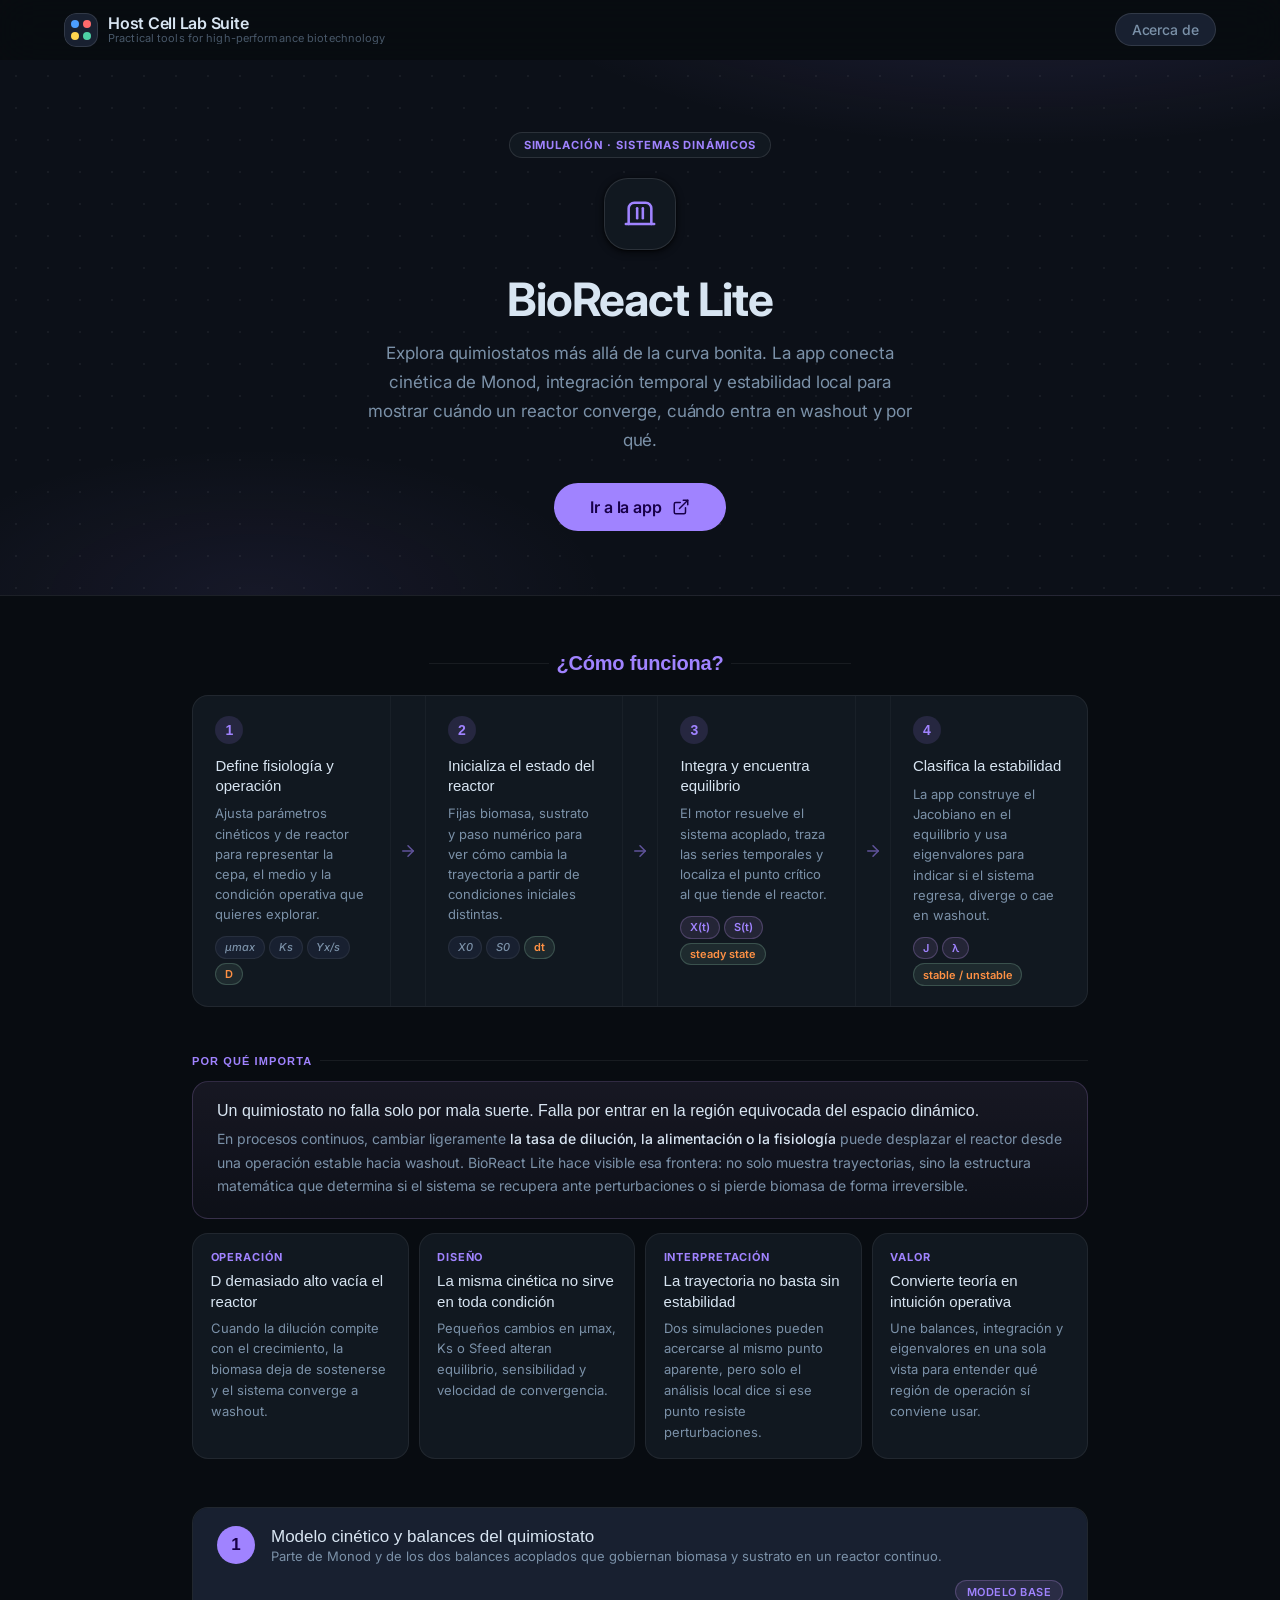
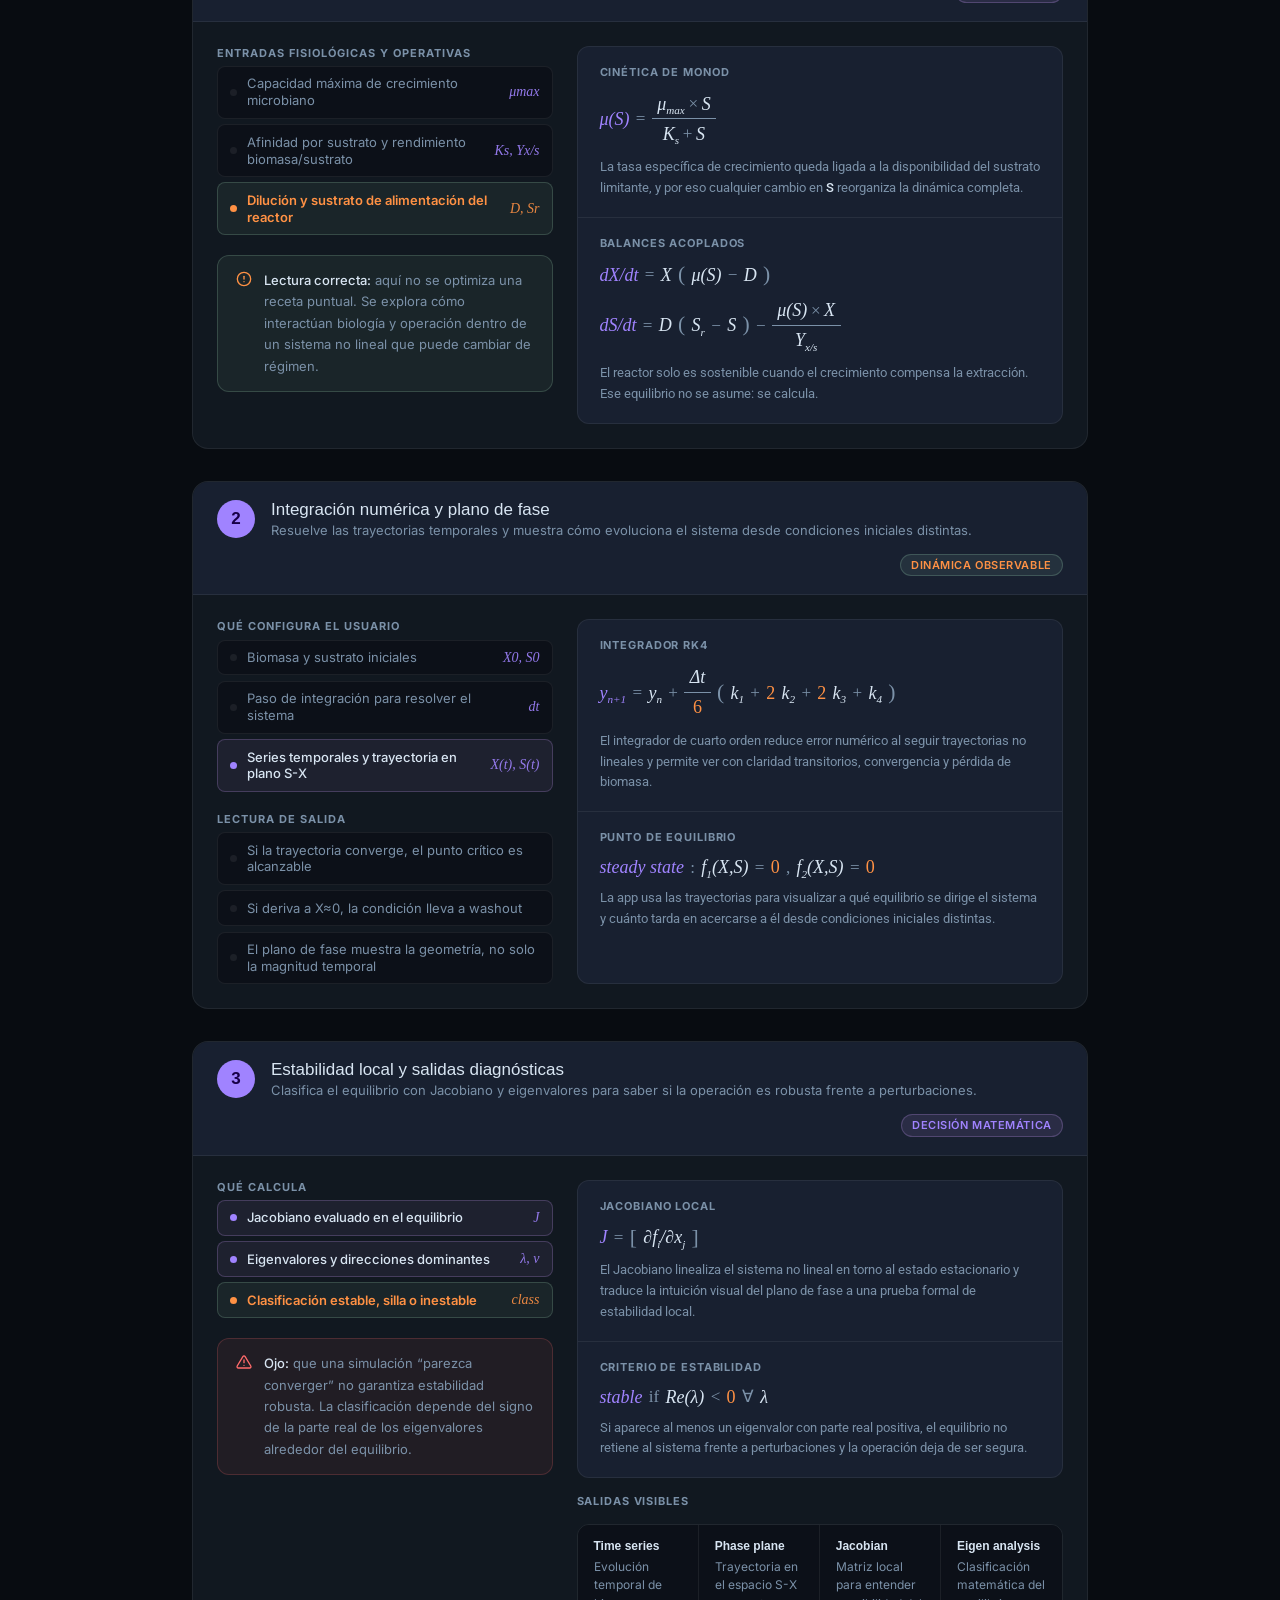
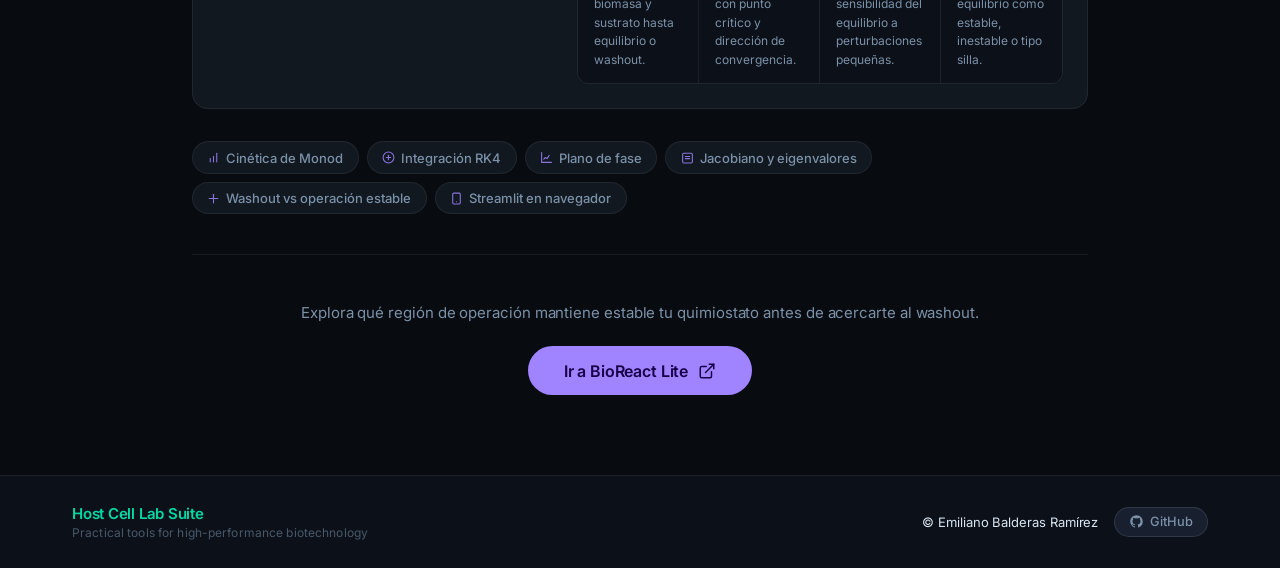
<file: tools/bioreact-lite.html>
<!DOCTYPE html>
<html lang="es">
<head>
  <meta charset="UTF-8" />
  <meta name="viewport" content="width=device-width, initial-scale=1.0" />
  <title>BioReact Lite — Simulación de Quimiostatos y Estabilidad Local | Host Cell Lab Suite</title>
  <meta name="description" content="BioReact Lite explora la dinámica de quimiostatos con cinética de Monod, integración RK4 y análisis de estabilidad local mediante Jacobiano y eigenvalores. Simula washout, equilibrio y trayectorias en el plano de fase." />
  <link rel="canonical" href="https://hostcell.app/tools/bioreact-lite.html" />

  <link rel="preconnect" href="https://fonts.googleapis.com" />
  <link rel="preconnect" href="https://fonts.gstatic.com" crossorigin />
  <link href="https://fonts.googleapis.com/css2?family=Google+Sans:wght@400;500;700&family=Roboto:wght@300;400;500&display=swap" rel="stylesheet" />
  <link rel="stylesheet" href="../style.css" />

  <style>
    /* ══ BioReact Lite page styles ═════════════════════════ */

    .br-section-label {
      font-family: 'Google Sans', sans-serif;
      font-size: 0.6875rem;
      font-weight: 700;
      letter-spacing: 0.1em;
      text-transform: uppercase;
      color: var(--md-tertiary);
      margin-bottom: 0.875rem;
      display: flex;
      align-items: center;
      gap: 0.5rem;
    }

    .br-section-label::after {
      content: '';
      flex: 1;
      height: 1px;
      background: var(--md-outline-variant);
    }

    .br-workflow .br-section-label {
      justify-content: center;
      font-size: 1.25rem;
      letter-spacing: -0.01em;
      text-transform: none;
      margin-bottom: 1.25rem;
    }

    .br-workflow .br-section-label::before,
    .br-workflow .br-section-label::after {
      content: '';
      flex: 1;
      max-width: 120px;
      height: 1px;
      background: var(--md-outline-variant);
    }

    .br-workflow {
      margin-bottom: 3rem;
    }

    .br-workflow__steps {
      display: grid;
      grid-template-columns: 1fr auto 1fr auto 1fr auto 1fr;
      align-items: stretch;
      background: var(--md-surface-container);
      border: 1px solid var(--md-outline-variant);
      border-radius: var(--md-shape-lg);
      overflow: hidden;
    }

    .br-step {
      padding: 1.25rem 1.4rem;
      display: flex;
      flex-direction: column;
      gap: 0.5rem;
    }

    .br-step__num {
      width: 28px;
      height: 28px;
      border-radius: 50%;
      background: var(--md-tertiary-container);
      color: var(--md-tertiary);
      font-family: 'Google Sans', sans-serif;
      font-size: 0.875rem;
      font-weight: 700;
      display: flex;
      align-items: center;
      justify-content: center;
      margin-bottom: 0.25rem;
    }

    .br-step__title {
      font-family: 'Google Sans', sans-serif;
      font-size: 0.9375rem;
      font-weight: 500;
      color: var(--md-on-surface);
      line-height: 1.3;
    }

    .br-step__desc {
      font-size: 0.8125rem;
      color: var(--md-on-surface-variant);
      line-height: 1.55;
    }

    .br-step__tags {
      display: flex;
      flex-wrap: wrap;
      gap: 4px;
      margin-top: 0.25rem;
    }

    .br-tag {
      font-size: 0.6875rem;
      font-weight: 500;
      padding: 0.2rem 0.55rem;
      border-radius: var(--md-shape-full);
      background: var(--md-surface-container-high);
      border: 1px solid var(--md-outline-variant);
      color: var(--md-on-surface-variant);
      font-style: italic;
    }

    .br-tag--out {
      background: rgba(203,158,255,0.10);
      border-color: rgba(203,158,255,0.24);
      color: var(--md-tertiary);
      font-style: normal;
      font-weight: 600;
    }

    .br-tag--key {
      background: rgba(150,203,174,0.10);
      border-color: rgba(150,203,174,0.24);
      color: var(--md-secondary);
      font-style: normal;
      font-weight: 600;
    }

    .br-workflow__arrow {
      display: flex;
      align-items: center;
      justify-content: center;
      padding: 0 0.5rem;
      color: var(--md-tertiary);
      opacity: 0.55;
      border-left: 1px solid var(--md-outline-variant);
      border-right: 1px solid var(--md-outline-variant);
      font-size: 1.25rem;
    }

    .br-importance {
      margin-bottom: 3rem;
    }

    .br-importance__lead {
      background: linear-gradient(180deg, rgba(203,158,255,0.08), rgba(203,158,255,0.03));
      border: 1px solid rgba(203,158,255,0.18);
      border-radius: var(--md-shape-lg);
      padding: 1.25rem 1.5rem;
      margin-bottom: 0.875rem;
    }

    .br-importance__lead-title {
      font-family: 'Google Sans', sans-serif;
      font-size: 1rem;
      font-weight: 500;
      color: var(--md-on-surface);
      margin-bottom: 0.45rem;
    }

    .br-importance__lead-body {
      font-size: 0.875rem;
      line-height: 1.7;
      color: var(--md-on-surface-variant);
    }

    .br-importance__lead-body strong {
      color: var(--md-on-surface);
      font-weight: 500;
    }

    .br-importance__grid {
      display: grid;
      grid-template-columns: repeat(4, 1fr);
      gap: 10px;
    }

    .br-risk {
      background: var(--md-surface-container);
      border: 1px solid var(--md-outline-variant);
      border-radius: var(--md-shape-lg);
      padding: 1rem 1.1rem;
    }

    .br-risk__label {
      font-size: 0.6875rem;
      font-weight: 700;
      letter-spacing: 0.08em;
      text-transform: uppercase;
      color: var(--md-tertiary);
      margin-bottom: 0.45rem;
    }

    .br-risk__title {
      font-family: 'Google Sans', sans-serif;
      font-size: 0.9375rem;
      font-weight: 500;
      color: var(--md-on-surface);
      line-height: 1.35;
      margin-bottom: 0.35rem;
    }

    .br-risk__body {
      font-size: 0.8125rem;
      line-height: 1.6;
      color: var(--md-on-surface-variant);
    }

    .br-module {
      background: var(--md-surface-container);
      border: 1px solid var(--md-outline-variant);
      border-radius: var(--md-shape-lg);
      overflow: hidden;
      margin-bottom: 2rem;
    }

    .br-module__header {
      display: flex;
      align-items: center;
      gap: 1rem;
      padding: 1.125rem 1.5rem;
      background: var(--md-surface-container-high);
      border-bottom: 1px solid var(--md-outline-variant);
      flex-wrap: wrap;
    }

    .br-module__num {
      width: 38px;
      height: 38px;
      border-radius: 50%;
      background: var(--md-tertiary);
      color: var(--md-on-tertiary);
      font-family: 'Google Sans', sans-serif;
      font-size: 1.0625rem;
      font-weight: 700;
      display: flex;
      align-items: center;
      justify-content: center;
      flex-shrink: 0;
    }

    .br-module__title {
      font-family: 'Google Sans', sans-serif;
      font-size: 1.0625rem;
      font-weight: 500;
      color: var(--md-on-surface);
      line-height: 1.2;
    }

    .br-module__sub {
      font-size: 0.8125rem;
      color: var(--md-on-surface-variant);
      margin-top: 1px;
    }

    .br-module__badge {
      display: inline-flex;
      align-items: center;
      gap: 5px;
      padding: 0.2rem 0.65rem;
      border-radius: var(--md-shape-full);
      font-size: 0.6875rem;
      font-weight: 600;
      letter-spacing: 0.05em;
      text-transform: uppercase;
      margin-left: auto;
      flex-shrink: 0;
    }

    .br-module__badge--tertiary {
      background: rgba(203,158,255,0.10);
      border: 1px solid rgba(203,158,255,0.24);
      color: var(--md-tertiary);
    }

    .br-module__badge--secondary {
      background: rgba(150,203,174,0.10);
      border: 1px solid rgba(150,203,174,0.24);
      color: var(--md-secondary);
    }

    .br-module__body {
      padding: 1.5rem;
      display: grid;
      grid-template-columns: 1fr 1.45fr;
      gap: 1.5rem;
    }

    .br-io {
      display: flex;
      flex-direction: column;
      gap: 1.25rem;
    }

    .br-io__group-title {
      font-size: 0.6875rem;
      font-weight: 700;
      letter-spacing: 0.09em;
      text-transform: uppercase;
      color: var(--md-on-surface-variant);
      margin-bottom: 0.4rem;
    }

    .br-io__list {
      display: flex;
      flex-direction: column;
      gap: 0.35rem;
    }

    .br-io__item {
      display: flex;
      align-items: center;
      gap: 0.625rem;
      padding: 0.525rem 0.75rem;
      border-radius: var(--md-shape-sm);
      background: var(--md-surface-container-low);
      border: 1px solid var(--md-outline-variant);
    }

    .br-io__item--out {
      background: rgba(203,158,255,0.07);
      border-color: rgba(203,158,255,0.22);
    }

    .br-io__item--key {
      background: rgba(150,203,174,0.07);
      border-color: rgba(150,203,174,0.22);
    }

    .br-io__dot {
      width: 7px;
      height: 7px;
      border-radius: 50%;
      flex-shrink: 0;
      background: var(--md-outline-variant);
    }

    .br-io__item--out .br-io__dot { background: var(--md-tertiary); }
    .br-io__item--key .br-io__dot { background: var(--md-secondary); }

    .br-io__text {
      flex: 1;
      font-size: 0.8125rem;
      color: var(--md-on-surface-variant);
      line-height: 1.3;
    }

    .br-io__item--out .br-io__text {
      color: var(--md-on-surface);
      font-weight: 500;
    }

    .br-io__item--key .br-io__text {
      color: var(--md-secondary);
      font-weight: 600;
    }

    .br-io__sym {
      font-family: 'Georgia', serif;
      font-style: italic;
      font-size: 0.875rem;
      color: var(--md-tertiary);
      opacity: 0.9;
      flex-shrink: 0;
    }

    .br-io__item--key .br-io__sym { color: var(--md-secondary); }

    .eq-block {
      background: var(--md-surface-container-high);
      border-radius: var(--md-shape-md);
      border: 1px solid var(--md-outline-variant);
      display: flex;
      flex-direction: column;
      overflow: hidden;
    }

    .eq-block__item {
      padding: 1.125rem 1.375rem;
      border-bottom: 1px solid var(--md-outline-variant);
    }

    .eq-block__item:last-child { border-bottom: none; }

    .eq-block__title {
      font-size: 0.6875rem;
      font-weight: 700;
      letter-spacing: 0.08em;
      text-transform: uppercase;
      color: var(--md-on-surface-variant);
      margin-bottom: 0.875rem;
    }

    .eq {
      display: flex;
      align-items: center;
      flex-wrap: wrap;
      gap: 0.35em;
      font-family: 'Georgia', 'Times New Roman', serif;
      font-size: 1.125rem;
      line-height: 1;
    }

    .eq-res { font-style: italic; color: var(--md-tertiary); }
    .eq-var { font-style: italic; color: var(--md-on-surface); }
    .eq-var--key { color: var(--md-secondary); }
    .eq-fn { font-style: normal; color: var(--md-on-surface-variant); font-size: 0.95em; }
    .eq-const { font-style: normal; color: var(--md-secondary); }
    .eq-op { font-style: normal; color: var(--md-on-surface-variant); font-size: 0.95em; }
    .eq-paren { font-style: normal; color: var(--md-on-surface-variant); font-size: 1.2em; line-height: 1; }

    .eq-frac {
      display: inline-flex;
      flex-direction: column;
      align-items: center;
      text-align: center;
      gap: 0;
      line-height: 1.25;
    }

    .eq-frac__num {
      display: flex;
      align-items: center;
      flex-wrap: wrap;
      gap: 0.2em;
      padding: 0 0.3em 0.18em;
      border-bottom: 1.5px solid var(--md-on-surface-variant);
      justify-content: center;
    }

    .eq-frac__den {
      display: flex;
      align-items: center;
      flex-wrap: wrap;
      gap: 0.2em;
      padding: 0.18em 0.3em 0;
      justify-content: center;
    }

    .eq sub, .eq sup {
      font-size: 0.62em;
      line-height: 0;
      vertical-align: baseline;
      position: relative;
    }

    .eq sub { top: 0.42em; }
    .eq sup { top: -0.58em; }

    .eq-note {
      margin-top: 0.75rem;
      font-family: 'Roboto', sans-serif;
      font-size: 0.8125rem;
      line-height: 1.6;
      color: var(--md-on-surface-variant);
    }

    .eq-note strong { color: var(--md-on-surface); font-weight: 500; }

    .callout {
      border-radius: var(--md-shape-md);
      padding: 0.875rem 1.125rem;
      display: flex;
      gap: 0.75rem;
      align-items: flex-start;
    }

    .callout--info { background: rgba(203,158,255,0.07); border: 1px solid rgba(203,158,255,0.20); }
    .callout--warn { background: rgba(255,107,107,0.07); border: 1px solid rgba(255,107,107,0.20); }
    .callout--idea { background: rgba(150,203,174,0.07); border: 1px solid rgba(150,203,174,0.22); }

    .callout__icon { flex-shrink: 0; margin-top: 1px; color: var(--md-tertiary); }
    .callout--warn .callout__icon { color: #FF6B6B; }
    .callout--idea .callout__icon { color: var(--md-secondary); }

    .callout__body {
      font-size: 0.8125rem;
      line-height: 1.65;
      color: var(--md-on-surface-variant);
    }

    .callout__body strong { color: var(--md-on-surface); font-weight: 500; }

    .br-output-strip {
      display: grid;
      grid-template-columns: repeat(4, 1fr);
      gap: 0;
      border-radius: var(--md-shape-md);
      overflow: hidden;
      border: 1px solid var(--md-outline-variant);
      margin-top: 1rem;
    }

    .br-output {
      padding: 0.875rem 1rem;
      background: var(--md-surface-container-low);
      border-right: 1px solid var(--md-outline-variant);
    }

    .br-output:last-child { border-right: none; }

    .br-output__name {
      font-family: 'Google Sans', sans-serif;
      font-size: 0.75rem;
      font-weight: 600;
      color: var(--md-on-surface);
      margin-bottom: 0.3rem;
    }

    .br-output__desc {
      font-size: 0.75rem;
      line-height: 1.55;
      color: var(--md-on-surface-variant);
    }

    .br-features {
      display: flex;
      flex-wrap: wrap;
      gap: 8px;
      margin-bottom: 2.5rem;
    }

    .br-feature-chip {
      display: inline-flex;
      align-items: center;
      gap: 6px;
      padding: 0.45rem 0.9rem;
      border-radius: var(--md-shape-full);
      background: var(--md-surface-container);
      border: 1px solid var(--md-outline-variant);
      font-size: 0.8125rem;
      font-weight: 500;
      color: var(--md-on-surface-variant);
    }

    .br-feature-chip svg { color: var(--md-tertiary); opacity: 0.85; }

    @media (max-width: 760px) {
      .br-workflow__steps { grid-template-columns: 1fr; }
      .br-workflow__arrow {
        border: none;
        border-top: 1px solid var(--md-outline-variant);
        border-bottom: 1px solid var(--md-outline-variant);
        padding: 0.5rem;
        transform: rotate(90deg) scaleX(0.6);
      }
      .br-importance__grid { grid-template-columns: 1fr; }
      .br-module__body { grid-template-columns: 1fr; }
      .br-output-strip { grid-template-columns: 1fr; }
      .br-output {
        border-right: none;
        border-bottom: 1px solid var(--md-outline-variant);
      }
      .br-output:last-child { border-bottom: none; }
    }
  </style>
</head>
<body>

  <!-- ══ TOP APP BAR ══ -->
  <header class="md-top-app-bar" id="app-bar">
    <div class="md-top-app-bar__row">
      <a class="md-top-app-bar__leading hc-home-link" href="../index.html" aria-label="Ir a la página principal de Host Cell Lab Suite">
        <div class="hc-logo-mark" aria-hidden="true">
          <div class="hc-logo-dot" style="background:#4B9EFF"></div>
          <div class="hc-logo-dot" style="background:#FF6B6B"></div>
          <div class="hc-logo-dot" style="background:#FFD54F"></div>
          <div class="hc-logo-dot" style="background:#4DD0A5"></div>
        </div>
        <div class="hc-brand">
          <span class="hc-brand__name">Host Cell Lab Suite</span>
          <span class="hc-brand__tagline">Practical tools for high-performance biotechnology</span>
        </div>
      </a>
      <a class="md-button-tonal" href="../about.html">Acerca de</a>
    </div>
  </header>

  <!-- ══ HERO ══ -->
  <section class="tool-hero tool-hero--tertiary">
    <div class="tool-hero__content">
      <div class="tool-hero__badge">Simulación · Sistemas Dinámicos</div>
      <div class="tool-hero__icon" aria-hidden="true">
        <svg width="34" height="34" viewBox="0 0 24 24" fill="none" stroke="currentColor" stroke-width="1.8" stroke-linecap="round" stroke-linejoin="round">
          <path d="M4 19V8a4 4 0 0 1 4-4h8a4 4 0 0 1 4 4v11"/>
          <line x1="2" y1="19" x2="22" y2="19"/>
          <line x1="10" y1="8" x2="10" y2="15"/>
          <line x1="14" y1="8" x2="14" y2="15"/>
        </svg>
      </div>
      <h1 class="tool-hero__title">BioReact Lite</h1>
      <p class="tool-hero__tagline">Explora quimiostatos más allá de la curva bonita. La app conecta cinética de Monod, integración temporal y estabilidad local para mostrar cuándo un reactor converge, cuándo entra en washout y por qué.</p>
      <div class="tool-hero__cta">
        <a class="md-button-filled md-button-filled--large md-button-filled--tertiary" href="https://ebalderasr.github.io/BioReact-Lite/" target="_blank" rel="noopener noreferrer">
          Ir a la app
          <svg width="18" height="18" viewBox="0 0 24 24" fill="none" stroke="currentColor" stroke-width="2" stroke-linecap="round" stroke-linejoin="round" aria-hidden="true">
            <path d="M18 13v6a2 2 0 0 1-2 2H5a2 2 0 0 1-2-2V8a2 2 0 0 1 2-2h6"/>
            <polyline points="15 3 21 3 21 9"/><line x1="10" y1="14" x2="21" y2="3"/>
          </svg>
        </a>
      </div>
    </div>
  </section>

  <!-- ══ CONTENT ══ -->
  <div class="tool-content">

    <section class="br-workflow" aria-label="Pipeline de simulación">
      <div class="br-section-label">¿Cómo funciona?</div>

      <div class="br-workflow__steps">
        <div class="br-step">
          <div class="br-step__num">1</div>
          <div class="br-step__title">Define fisiología y operación</div>
          <div class="br-step__desc">Ajusta parámetros cinéticos y de reactor para representar la cepa, el medio y la condición operativa que quieres explorar.</div>
          <div class="br-step__tags">
            <span class="br-tag">μmax</span>
            <span class="br-tag">Ks</span>
            <span class="br-tag">Yx/s</span>
            <span class="br-tag br-tag--key">D</span>
          </div>
        </div>

        <div class="br-workflow__arrow" aria-hidden="true">
          <svg width="18" height="18" viewBox="0 0 24 24" fill="none" stroke="currentColor" stroke-width="2" stroke-linecap="round" stroke-linejoin="round">
            <line x1="5" y1="12" x2="19" y2="12"/><polyline points="12 5 19 12 12 19"/>
          </svg>
        </div>

        <div class="br-step">
          <div class="br-step__num">2</div>
          <div class="br-step__title">Inicializa el estado del reactor</div>
          <div class="br-step__desc">Fijas biomasa, sustrato y paso numérico para ver cómo cambia la trayectoria a partir de condiciones iniciales distintas.</div>
          <div class="br-step__tags">
            <span class="br-tag">X0</span>
            <span class="br-tag">S0</span>
            <span class="br-tag br-tag--key">dt</span>
          </div>
        </div>

        <div class="br-workflow__arrow" aria-hidden="true">
          <svg width="18" height="18" viewBox="0 0 24 24" fill="none" stroke="currentColor" stroke-width="2" stroke-linecap="round" stroke-linejoin="round">
            <line x1="5" y1="12" x2="19" y2="12"/><polyline points="12 5 19 12 12 19"/>
          </svg>
        </div>

        <div class="br-step">
          <div class="br-step__num">3</div>
          <div class="br-step__title">Integra y encuentra equilibrio</div>
          <div class="br-step__desc">El motor resuelve el sistema acoplado, traza las series temporales y localiza el punto crítico al que tiende el reactor.</div>
          <div class="br-step__tags">
            <span class="br-tag br-tag--out">X(t)</span>
            <span class="br-tag br-tag--out">S(t)</span>
            <span class="br-tag br-tag--key">steady state</span>
          </div>
        </div>

        <div class="br-workflow__arrow" aria-hidden="true">
          <svg width="18" height="18" viewBox="0 0 24 24" fill="none" stroke="currentColor" stroke-width="2" stroke-linecap="round" stroke-linejoin="round">
            <line x1="5" y1="12" x2="19" y2="12"/><polyline points="12 5 19 12 12 19"/>
          </svg>
        </div>

        <div class="br-step">
          <div class="br-step__num">4</div>
          <div class="br-step__title">Clasifica la estabilidad</div>
          <div class="br-step__desc">La app construye el Jacobiano en el equilibrio y usa eigenvalores para indicar si el sistema regresa, diverge o cae en washout.</div>
          <div class="br-step__tags">
            <span class="br-tag br-tag--out">J</span>
            <span class="br-tag br-tag--out">λ</span>
            <span class="br-tag br-tag--key">stable / unstable</span>
          </div>
        </div>
      </div>
    </section>

    <section class="br-importance" aria-labelledby="importance-title">
      <div class="br-section-label" id="importance-title">Por qué importa</div>

      <div class="br-importance__lead">
        <div class="br-importance__lead-title">Un quimiostato no falla solo por mala suerte. Falla por entrar en la región equivocada del espacio dinámico.</div>
        <div class="br-importance__lead-body">
          En procesos continuos, cambiar ligeramente <strong>la tasa de dilución, la alimentación o la fisiología</strong> puede desplazar el reactor desde una operación estable hacia washout. BioReact Lite hace visible esa frontera: no solo muestra trayectorias, sino la estructura matemática que determina si el sistema se recupera ante perturbaciones o si pierde biomasa de forma irreversible.
        </div>
      </div>

      <div class="br-importance__grid">
        <div class="br-risk">
          <div class="br-risk__label">Operación</div>
          <div class="br-risk__title">D demasiado alto vacía el reactor</div>
          <div class="br-risk__body">Cuando la dilución compite con el crecimiento, la biomasa deja de sostenerse y el sistema converge a washout.</div>
        </div>

        <div class="br-risk">
          <div class="br-risk__label">Diseño</div>
          <div class="br-risk__title">La misma cinética no sirve en toda condición</div>
          <div class="br-risk__body">Pequeños cambios en μmax, Ks o Sfeed alteran equilibrio, sensibilidad y velocidad de convergencia.</div>
        </div>

        <div class="br-risk">
          <div class="br-risk__label">Interpretación</div>
          <div class="br-risk__title">La trayectoria no basta sin estabilidad</div>
          <div class="br-risk__body">Dos simulaciones pueden acercarse al mismo punto aparente, pero solo el análisis local dice si ese punto resiste perturbaciones.</div>
        </div>

        <div class="br-risk">
          <div class="br-risk__label">Valor</div>
          <div class="br-risk__title">Convierte teoría en intuición operativa</div>
          <div class="br-risk__body">Une balances, integración y eigenvalores en una sola vista para entender qué región de operación sí conviene usar.</div>
        </div>
      </div>
    </section>

    <section class="br-module" aria-labelledby="mod1-title">
      <div class="br-module__header">
        <div class="br-module__num">1</div>
        <div>
          <div class="br-module__title" id="mod1-title">Modelo cinético y balances del quimiostato</div>
          <div class="br-module__sub">Parte de Monod y de los dos balances acoplados que gobiernan biomasa y sustrato en un reactor continuo.</div>
        </div>
        <div class="br-module__badge br-module__badge--tertiary">Modelo base</div>
      </div>

      <div class="br-module__body">
        <div class="br-io">
          <div>
            <div class="br-io__group-title">Entradas fisiológicas y operativas</div>
            <div class="br-io__list">
              <div class="br-io__item">
                <div class="br-io__dot"></div>
                <span class="br-io__text">Capacidad máxima de crecimiento microbiano</span>
                <span class="br-io__sym">μmax</span>
              </div>
              <div class="br-io__item">
                <div class="br-io__dot"></div>
                <span class="br-io__text">Afinidad por sustrato y rendimiento biomasa/sustrato</span>
                <span class="br-io__sym">Ks, Yx/s</span>
              </div>
              <div class="br-io__item br-io__item--key">
                <div class="br-io__dot"></div>
                <span class="br-io__text">Dilución y sustrato de alimentación del reactor</span>
                <span class="br-io__sym">D, Sr</span>
              </div>
            </div>
          </div>

          <div class="callout callout--idea" style="margin-top:0;">
            <svg class="callout__icon" width="16" height="16" viewBox="0 0 24 24" fill="none" stroke="currentColor" stroke-width="2" stroke-linecap="round" stroke-linejoin="round" aria-hidden="true">
              <circle cx="12" cy="12" r="10"/><line x1="12" y1="8" x2="12" y2="12"/><line x1="12" y1="16" x2="12.01" y2="16"/>
            </svg>
            <div class="callout__body">
              <strong>Lectura correcta:</strong> aquí no se optimiza una receta puntual. Se explora cómo interactúan biología y operación dentro de un sistema no lineal que puede cambiar de régimen.
            </div>
          </div>
        </div>

        <div class="eq-block">
          <div class="eq-block__item">
            <div class="eq-block__title">Cinética de Monod</div>
            <div class="eq" aria-label="mu de S igual mu max por S entre Ks más S">
              <span class="eq-res">μ(S)</span>
              <span class="eq-op">=</span>
              <div class="eq-frac">
                <div class="eq-frac__num">
                  <span class="eq-var">μ<sub>max</sub></span>
                  <span class="eq-op">×</span>
                  <span class="eq-var">S</span>
                </div>
                <div class="eq-frac__den">
                  <span class="eq-var">K<sub>s</sub></span>
                  <span class="eq-op">+</span>
                  <span class="eq-var">S</span>
                </div>
              </div>
            </div>
            <div class="eq-note">
              La tasa específica de crecimiento queda ligada a la disponibilidad del sustrato limitante, y por eso cualquier cambio en <strong>S</strong> reorganiza la dinámica completa.
            </div>
          </div>

          <div class="eq-block__item">
            <div class="eq-block__title">Balances acoplados</div>
            <div class="eq" aria-label="dXdt igual X por mu menos D">
              <span class="eq-res">dX/dt</span>
              <span class="eq-op">=</span>
              <span class="eq-var">X</span>
              <span class="eq-paren">(</span>
              <span class="eq-var">μ(S)</span>
              <span class="eq-op">−</span>
              <span class="eq-var">D</span>
              <span class="eq-paren">)</span>
            </div>
            <div class="eq" style="margin-top:0.85rem;" aria-label="dSdt igual D por Sr menos S menos mu por X entre rendimiento">
              <span class="eq-res">dS/dt</span>
              <span class="eq-op">=</span>
              <span class="eq-var">D</span>
              <span class="eq-paren">(</span>
              <span class="eq-var">S<sub>r</sub></span>
              <span class="eq-op">−</span>
              <span class="eq-var">S</span>
              <span class="eq-paren">)</span>
              <span class="eq-op">−</span>
              <div class="eq-frac">
                <div class="eq-frac__num">
                  <span class="eq-var">μ(S)</span>
                  <span class="eq-op">×</span>
                  <span class="eq-var">X</span>
                </div>
                <div class="eq-frac__den">
                  <span class="eq-var">Y<sub>x/s</sub></span>
                </div>
              </div>
            </div>
            <div class="eq-note">
              El reactor solo es sostenible cuando el crecimiento compensa la extracción. Ese equilibrio no se asume: se calcula.
            </div>
          </div>
        </div>
      </div>
    </section>

    <section class="br-module" aria-labelledby="mod2-title">
      <div class="br-module__header">
        <div class="br-module__num">2</div>
        <div>
          <div class="br-module__title" id="mod2-title">Integración numérica y plano de fase</div>
          <div class="br-module__sub">Resuelve las trayectorias temporales y muestra cómo evoluciona el sistema desde condiciones iniciales distintas.</div>
        </div>
        <div class="br-module__badge br-module__badge--secondary">Dinámica observable</div>
      </div>

      <div class="br-module__body">
        <div class="br-io">
          <div>
            <div class="br-io__group-title">Qué configura el usuario</div>
            <div class="br-io__list">
              <div class="br-io__item">
                <div class="br-io__dot"></div>
                <span class="br-io__text">Biomasa y sustrato iniciales</span>
                <span class="br-io__sym">X0, S0</span>
              </div>
              <div class="br-io__item">
                <div class="br-io__dot"></div>
                <span class="br-io__text">Paso de integración para resolver el sistema</span>
                <span class="br-io__sym">dt</span>
              </div>
              <div class="br-io__item br-io__item--out">
                <div class="br-io__dot"></div>
                <span class="br-io__text">Series temporales y trayectoria en plano S-X</span>
                <span class="br-io__sym">X(t), S(t)</span>
              </div>
            </div>
          </div>

          <div>
            <div class="br-io__group-title">Lectura de salida</div>
            <div class="br-io__list">
              <div class="br-io__item">
                <div class="br-io__dot"></div>
                <span class="br-io__text">Si la trayectoria converge, el punto crítico es alcanzable</span>
              </div>
              <div class="br-io__item">
                <div class="br-io__dot"></div>
                <span class="br-io__text">Si deriva a X≈0, la condición lleva a washout</span>
              </div>
              <div class="br-io__item">
                <div class="br-io__dot"></div>
                <span class="br-io__text">El plano de fase muestra la geometría, no solo la magnitud temporal</span>
              </div>
            </div>
          </div>
        </div>

        <div class="eq-block">
          <div class="eq-block__item">
            <div class="eq-block__title">Integrador RK4</div>
            <div class="eq" aria-label="y n más 1 igual y n más delta t sobre 6 por k1 más 2k2 más 2k3 más k4">
              <span class="eq-res">y<sub>n+1</sub></span>
              <span class="eq-op">=</span>
              <span class="eq-var">y<sub>n</sub></span>
              <span class="eq-op">+</span>
              <div class="eq-frac">
                <div class="eq-frac__num">
                  <span class="eq-var">Δt</span>
                </div>
                <div class="eq-frac__den">
                  <span class="eq-const">6</span>
                </div>
              </div>
              <span class="eq-paren">(</span>
              <span class="eq-var">k<sub>1</sub></span>
              <span class="eq-op">+</span>
              <span class="eq-const">2</span><span class="eq-var">k<sub>2</sub></span>
              <span class="eq-op">+</span>
              <span class="eq-const">2</span><span class="eq-var">k<sub>3</sub></span>
              <span class="eq-op">+</span>
              <span class="eq-var">k<sub>4</sub></span>
              <span class="eq-paren">)</span>
            </div>
            <div class="eq-note">
              El integrador de cuarto orden reduce error numérico al seguir trayectorias no lineales y permite ver con claridad transitorios, convergencia y pérdida de biomasa.
            </div>
          </div>

          <div class="eq-block__item">
            <div class="eq-block__title">Punto de equilibrio</div>
            <div class="eq" aria-label="equilibrio cuando f1 y f2 son cero">
              <span class="eq-res">steady state</span>
              <span class="eq-op">:</span>
              <span class="eq-var">f<sub>1</sub>(X,S)</span>
              <span class="eq-op">=</span>
              <span class="eq-const">0</span>
              <span class="eq-op">,</span>
              <span class="eq-var">f<sub>2</sub>(X,S)</span>
              <span class="eq-op">=</span>
              <span class="eq-const">0</span>
            </div>
            <div class="eq-note">
              La app usa las trayectorias para visualizar a qué equilibrio se dirige el sistema y cuánto tarda en acercarse a él desde condiciones iniciales distintas.
            </div>
          </div>
        </div>
      </div>
    </section>

    <section class="br-module" aria-labelledby="mod3-title">
      <div class="br-module__header">
        <div class="br-module__num">3</div>
        <div>
          <div class="br-module__title" id="mod3-title">Estabilidad local y salidas diagnósticas</div>
          <div class="br-module__sub">Clasifica el equilibrio con Jacobiano y eigenvalores para saber si la operación es robusta frente a perturbaciones.</div>
        </div>
        <div class="br-module__badge br-module__badge--tertiary">Decisión matemática</div>
      </div>

      <div class="br-module__body">
        <div class="br-io">
          <div>
            <div class="br-io__group-title">Qué calcula</div>
            <div class="br-io__list">
              <div class="br-io__item br-io__item--out">
                <div class="br-io__dot"></div>
                <span class="br-io__text">Jacobiano evaluado en el equilibrio</span>
                <span class="br-io__sym">J</span>
              </div>
              <div class="br-io__item br-io__item--out">
                <div class="br-io__dot"></div>
                <span class="br-io__text">Eigenvalores y direcciones dominantes</span>
                <span class="br-io__sym">λ, v</span>
              </div>
              <div class="br-io__item br-io__item--key">
                <div class="br-io__dot"></div>
                <span class="br-io__text">Clasificación estable, silla o inestable</span>
                <span class="br-io__sym">class</span>
              </div>
            </div>
          </div>

          <div class="callout callout--warn" style="margin-top:0;">
            <svg class="callout__icon" width="16" height="16" viewBox="0 0 24 24" fill="none" stroke="currentColor" stroke-width="2" stroke-linecap="round" stroke-linejoin="round" aria-hidden="true">
              <path d="M10.29 3.86L1.82 18a2 2 0 0 0 1.71 3h16.94a2 2 0 0 0 1.71-3L13.71 3.86a2 2 0 0 0-3.42 0z"/>
              <line x1="12" y1="9" x2="12" y2="13"/><line x1="12" y1="17" x2="12.01" y2="17"/>
            </svg>
            <div class="callout__body">
              <strong>Ojo:</strong> que una simulación “parezca converger” no garantiza estabilidad robusta. La clasificación depende del signo de la parte real de los eigenvalores alrededor del equilibrio.
            </div>
          </div>
        </div>

        <div style="display:flex; flex-direction:column; gap:1rem;">
          <div class="eq-block">
            <div class="eq-block__item">
              <div class="eq-block__title">Jacobiano local</div>
              <div class="eq" aria-label="J igual matriz de derivadas parciales">
                <span class="eq-res">J</span>
                <span class="eq-op">=</span>
                <span class="eq-paren">[</span>
                <span class="eq-var">∂f<sub>i</sub>/∂x<sub>j</sub></span>
                <span class="eq-paren">]</span>
              </div>
              <div class="eq-note">
                El Jacobiano linealiza el sistema no lineal en torno al estado estacionario y traduce la intuición visual del plano de fase a una prueba formal de estabilidad local.
              </div>
            </div>

            <div class="eq-block__item">
              <div class="eq-block__title">Criterio de estabilidad</div>
              <div class="eq" aria-label="estable si parte real de lambda es menor que cero">
                <span class="eq-res">stable</span>
                <span class="eq-op">if</span>
                <span class="eq-var">Re(λ)</span>
                <span class="eq-op">&lt;</span>
                <span class="eq-const">0</span>
                <span class="eq-op">∀</span>
                <span class="eq-var">λ</span>
              </div>
              <div class="eq-note">
                Si aparece al menos un eigenvalor con parte real positiva, el equilibrio no retiene al sistema frente a perturbaciones y la operación deja de ser segura.
              </div>
            </div>
          </div>

          <div>
            <div class="eq-block__title" style="margin-bottom:0.4rem;">Salidas visibles</div>
            <div class="br-output-strip" aria-label="Resultados principales">
              <div class="br-output">
                <div class="br-output__name">Time series</div>
                <div class="br-output__desc">Evolución temporal de biomasa y sustrato hasta equilibrio o washout.</div>
              </div>
              <div class="br-output">
                <div class="br-output__name">Phase plane</div>
                <div class="br-output__desc">Trayectoria en el espacio S-X con punto crítico y dirección de convergencia.</div>
              </div>
              <div class="br-output">
                <div class="br-output__name">Jacobian</div>
                <div class="br-output__desc">Matriz local para entender sensibilidad del equilibrio a perturbaciones pequeñas.</div>
              </div>
              <div class="br-output">
                <div class="br-output__name">Eigen analysis</div>
                <div class="br-output__desc">Clasificación matemática del equilibrio como estable, inestable o tipo silla.</div>
              </div>
            </div>
          </div>
        </div>
      </div>
    </section>

    <div class="br-features" aria-label="Características técnicas">
      <div class="br-feature-chip">
        <svg width="13" height="13" viewBox="0 0 24 24" fill="none" stroke="currentColor" stroke-width="2" stroke-linecap="round" stroke-linejoin="round" aria-hidden="true"><path d="M12 20V10"/><path d="M18 20V4"/><path d="M6 20v-6"/></svg>
        Cinética de Monod
      </div>
      <div class="br-feature-chip">
        <svg width="13" height="13" viewBox="0 0 24 24" fill="none" stroke="currentColor" stroke-width="2" stroke-linecap="round" stroke-linejoin="round" aria-hidden="true"><circle cx="12" cy="12" r="10"/><path d="M8 12h8"/><path d="M12 8v8"/></svg>
        Integración RK4
      </div>
      <div class="br-feature-chip">
        <svg width="13" height="13" viewBox="0 0 24 24" fill="none" stroke="currentColor" stroke-width="2" stroke-linecap="round" stroke-linejoin="round" aria-hidden="true"><path d="M3 3v18h18"/><path d="M7 15l3-3 3 2 4-6"/></svg>
        Plano de fase
      </div>
      <div class="br-feature-chip">
        <svg width="13" height="13" viewBox="0 0 24 24" fill="none" stroke="currentColor" stroke-width="2" stroke-linecap="round" stroke-linejoin="round" aria-hidden="true"><rect x="3" y="4" width="18" height="18" rx="2"/><line x1="8" y1="10" x2="16" y2="10"/><line x1="8" y1="14" x2="16" y2="14"/></svg>
        Jacobiano y eigenvalores
      </div>
      <div class="br-feature-chip">
        <svg width="13" height="13" viewBox="0 0 24 24" fill="none" stroke="currentColor" stroke-width="2" stroke-linecap="round" stroke-linejoin="round" aria-hidden="true"><path d="M4 12h16"/><path d="M12 4v16"/></svg>
        Washout vs operación estable
      </div>
      <div class="br-feature-chip">
        <svg width="13" height="13" viewBox="0 0 24 24" fill="none" stroke="currentColor" stroke-width="2" stroke-linecap="round" stroke-linejoin="round" aria-hidden="true"><rect x="5" y="2" width="14" height="20" rx="2"/><line x1="12" y1="18" x2="12.01" y2="18"/></svg>
        Streamlit en navegador
      </div>
    </div>

    <div class="tool-cta">
      <p class="tool-cta__label">Explora qué región de operación mantiene estable tu quimiostato antes de acercarte al washout.</p>
      <a class="md-button-filled md-button-filled--large md-button-filled--tertiary" href="https://ebalderasr.github.io/BioReact-Lite/" target="_blank" rel="noopener noreferrer">
        Ir a BioReact Lite
        <svg width="18" height="18" viewBox="0 0 24 24" fill="none" stroke="currentColor" stroke-width="2" stroke-linecap="round" stroke-linejoin="round" aria-hidden="true">
          <path d="M18 13v6a2 2 0 0 1-2 2H5a2 2 0 0 1-2-2V8a2 2 0 0 1 2-2h6"/>
          <polyline points="15 3 21 3 21 9"/><line x1="10" y1="14" x2="21" y2="3"/>
        </svg>
      </a>
    </div>
  </div>

  <!-- ══ FOOTER ══ -->
  <footer class="hc-footer">
    <div class="hc-footer__inner">
      <div class="hc-footer__brand">
        <a class="hc-footer__brand-link" href="../index.html">
          <span class="hc-footer__name">Host Cell Lab Suite</span>
          <span class="hc-footer__slogan">Practical tools for high-performance biotechnology</span>
        </a>
      </div>
      <a class="hc-footer__author hc-footer__author-link" href="../about.html">© Emiliano Balderas Ramírez</a>
      <a href="https://github.com/ebalderasr" target="_blank" rel="noopener noreferrer" class="hc-footer__github">
        <svg xmlns="http://www.w3.org/2000/svg" width="15" height="15" viewBox="0 0 24 24" fill="currentColor" aria-hidden="true">
          <path d="M12 2C6.477 2 2 6.484 2 12.017c0 4.425 2.865 8.18 6.839 9.504.5.092.682-.217.682-.483 0-.237-.008-.868-.013-1.703-2.782.605-3.369-1.343-3.369-1.343-.454-1.158-1.11-1.466-1.11-1.466-.908-.62.069-.608.069-.608 1.003.07 1.531 1.032 1.531 1.032.892 1.53 2.341 1.088 2.91.832.092-.647.35-1.088.636-1.338-2.22-.253-4.555-1.113-4.555-4.951 0-1.093.39-1.988 1.029-2.688-.103-.253-.446-1.272.098-2.65 0 0 .84-.27 2.75 1.026A9.564 9.564 0 0 1 12 6.844a9.59 9.59 0 0 1 2.504.337c1.909-1.296 2.747-1.027 2.747-1.027.546 1.379.202 2.398.1 2.651.64.7 1.028 1.595 1.028 2.688 0 3.848-2.339 4.695-4.566 4.943.359.309.678.92.678 1.855 0 1.338-.012 2.419-.012 2.747 0 .268.18.58.688.482A10.02 10.02 0 0 0 22 12.017C22 6.484 17.522 2 12 2Z"/>
        </svg>
        <span>GitHub</span>
      </a>
    </div>
  </footer>

  <script src="../app.js"></script>
</body>
</html>
</file>
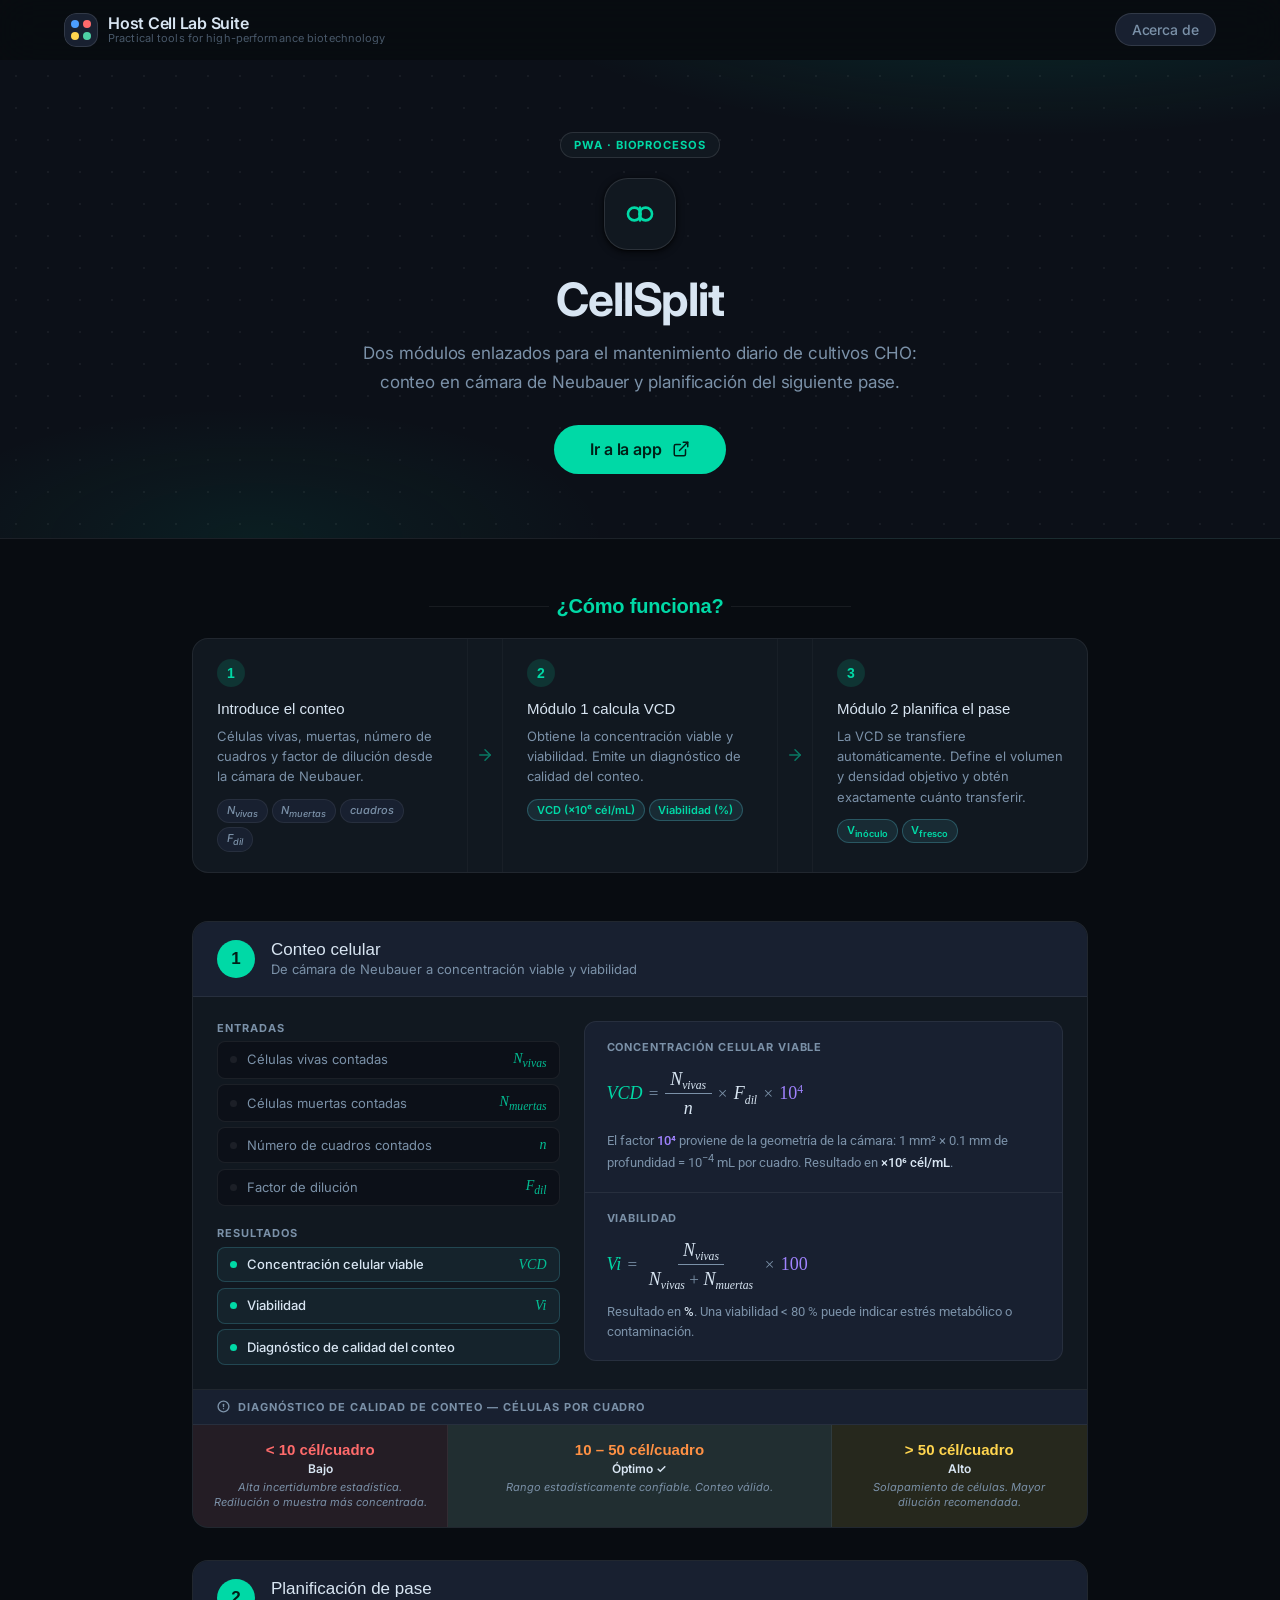
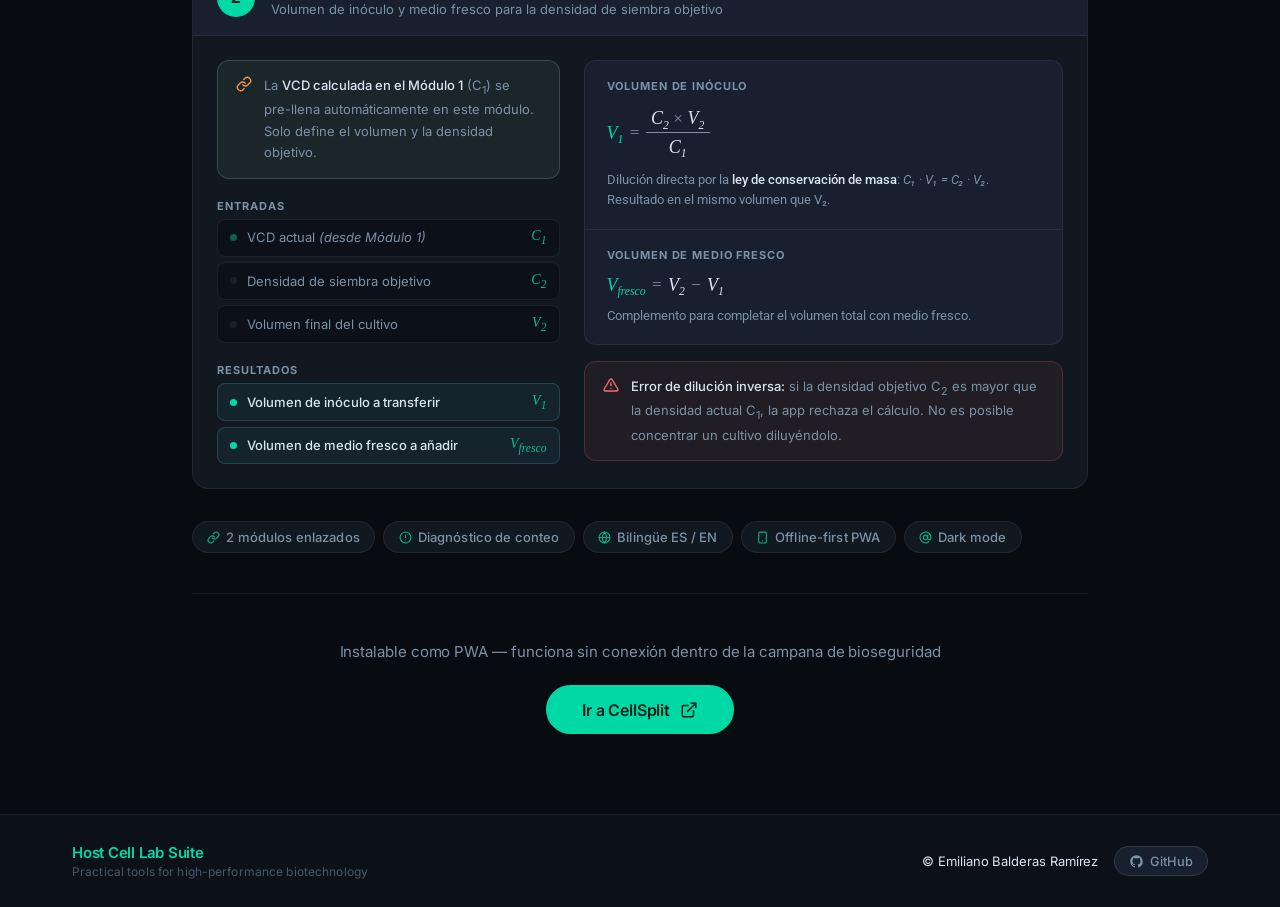
<file: tools/cellsplit.html>
<!DOCTYPE html>
<html lang="es">
<head>
  <meta charset="UTF-8" />
  <meta name="viewport" content="width=device-width, initial-scale=1.0" />
  <title>CellSplit — Conteo Neubauer y Cálculo de Pase para Cultivos CHO | Host Cell Lab Suite</title>
  <meta name="description" content="CellSplit convierte el conteo en cámara de Neubauer en densidad celular viable y calcula automáticamente el volumen de inóculo para el siguiente pase. Dos módulos enlazados para el mantenimiento diario de cultivos CHO." />
  <link rel="canonical" href="https://hostcell.app/tools/cellsplit.html" />

  <link rel="preconnect" href="https://fonts.googleapis.com" />
  <link rel="preconnect" href="https://fonts.gstatic.com" crossorigin />
  <link href="https://fonts.googleapis.com/css2?family=Google+Sans:wght@400;500;700&family=Roboto:wght@300;400;500&display=swap" rel="stylesheet" />
  <link rel="stylesheet" href="../style.css" />

  <style>
    /* ══ CellSplit page styles ══════════════════════════════ */

    /* ── ¿Cómo funciona? — Workflow pipeline ─────────────── */
    .cs-section-label {
      font-family: 'Google Sans', sans-serif;
      font-size: 0.6875rem;
      font-weight: 700;
      letter-spacing: 0.1em;
      text-transform: uppercase;
      color: var(--md-primary);
      margin-bottom: 0.875rem;
      display: flex;
      align-items: center;
      gap: 0.5rem;
    }

    .cs-section-label::after {
      content: '';
      flex: 1;
      height: 1px;
      background: var(--md-outline-variant);
    }

    .cs-workflow .cs-section-label {
      justify-content: center;
      font-size: 1.25rem;
      letter-spacing: -0.01em;
      text-transform: none;
      margin-bottom: 1.25rem;
    }

    .cs-workflow .cs-section-label::before,
    .cs-workflow .cs-section-label::after {
      content: '';
      flex: 1;
      max-width: 120px;
      height: 1px;
      background: var(--md-outline-variant);
    }

    .cs-workflow {
      margin-bottom: 3rem;
    }

    .cs-workflow__steps {
      display: grid;
      grid-template-columns: 1fr auto 1fr auto 1fr;
      align-items: stretch;
      background: var(--md-surface-container);
      border: 1px solid var(--md-outline-variant);
      border-radius: var(--md-shape-lg);
      overflow: hidden;
    }

    .cs-step {
      padding: 1.25rem 1.5rem;
      display: flex;
      flex-direction: column;
      gap: 0.5rem;
    }

    .cs-step__num {
      width: 28px; height: 28px;
      border-radius: 50%;
      background: var(--md-primary-container);
      color: var(--md-primary);
      font-family: 'Google Sans', sans-serif;
      font-size: 0.875rem;
      font-weight: 700;
      display: flex;
      align-items: center;
      justify-content: center;
      flex-shrink: 0;
      margin-bottom: 0.25rem;
    }

    .cs-step__title {
      font-family: 'Google Sans', sans-serif;
      font-size: 0.9375rem;
      font-weight: 500;
      color: var(--md-on-surface);
      line-height: 1.3;
    }

    .cs-step__desc {
      font-size: 0.8125rem;
      color: var(--md-on-surface-variant);
      line-height: 1.55;
    }

    .cs-step__tags {
      display: flex;
      flex-wrap: wrap;
      gap: 4px;
      margin-top: 0.25rem;
    }

    .cs-tag {
      font-size: 0.6875rem;
      font-weight: 500;
      padding: 0.2rem 0.55rem;
      border-radius: var(--md-shape-full);
      background: var(--md-surface-container-high);
      border: 1px solid var(--md-outline-variant);
      color: var(--md-on-surface-variant);
      font-style: italic;
    }

    .cs-tag--out {
      background: rgba(92,214,233,0.10);
      border-color: rgba(92,214,233,0.25);
      color: var(--md-primary);
      font-style: normal;
      font-weight: 600;
    }

    .cs-workflow__arrow {
      display: flex;
      align-items: center;
      justify-content: center;
      padding: 0 0.5rem;
      color: var(--md-primary);
      opacity: 0.5;
      border-left: 1px solid var(--md-outline-variant);
      border-right: 1px solid var(--md-outline-variant);
      font-size: 1.25rem;
    }

    /* ── Module section ──────────────────────────────────── */
    .cs-module {
      background: var(--md-surface-container);
      border: 1px solid var(--md-outline-variant);
      border-radius: var(--md-shape-lg);
      overflow: hidden;
      margin-bottom: 2rem;
    }

    .cs-module__header {
      display: flex;
      align-items: center;
      gap: 1rem;
      padding: 1.125rem 1.5rem;
      background: var(--md-surface-container-high);
      border-bottom: 1px solid var(--md-outline-variant);
    }

    .cs-module__num {
      width: 38px; height: 38px;
      border-radius: 50%;
      background: var(--md-primary);
      color: var(--md-on-primary);
      font-family: 'Google Sans', sans-serif;
      font-size: 1.0625rem;
      font-weight: 700;
      display: flex;
      align-items: center;
      justify-content: center;
      flex-shrink: 0;
    }

    .cs-module__title {
      font-family: 'Google Sans', sans-serif;
      font-size: 1.0625rem;
      font-weight: 500;
      color: var(--md-on-surface);
      line-height: 1.2;
    }

    .cs-module__sub {
      font-size: 0.8125rem;
      color: var(--md-on-surface-variant);
      margin-top: 1px;
    }

    .cs-module__body {
      padding: 1.5rem;
      display: grid;
      grid-template-columns: 1fr 1.4fr;
      gap: 1.5rem;
    }

    /* ── IO panel (inputs / outputs list) ────────────────── */
    .cs-io {
      display: flex;
      flex-direction: column;
      gap: 1.25rem;
    }

    .cs-io__group-title {
      font-size: 0.6875rem;
      font-weight: 700;
      letter-spacing: 0.09em;
      text-transform: uppercase;
      color: var(--md-on-surface-variant);
      margin-bottom: 0.4rem;
    }

    .cs-io__list {
      display: flex;
      flex-direction: column;
      gap: 0.35rem;
    }

    .cs-io__item {
      display: flex;
      align-items: center;
      gap: 0.625rem;
      padding: 0.525rem 0.75rem;
      border-radius: var(--md-shape-sm);
      background: var(--md-surface-container-low);
      border: 1px solid var(--md-outline-variant);
    }

    .cs-io__item--out {
      background: rgba(92,214,233,0.06);
      border-color: rgba(92,214,233,0.20);
    }

    .cs-io__dot {
      width: 7px; height: 7px;
      border-radius: 50%;
      flex-shrink: 0;
      background: var(--md-outline-variant);
    }

    .cs-io__item--out .cs-io__dot {
      background: var(--md-primary);
    }

    .cs-io__text {
      flex: 1;
      font-size: 0.8125rem;
      color: var(--md-on-surface-variant);
      line-height: 1.3;
    }

    .cs-io__item--out .cs-io__text {
      color: var(--md-on-surface);
      font-weight: 500;
    }

    .cs-io__sym {
      font-family: 'Georgia', 'Times New Roman', serif;
      font-style: italic;
      font-size: 0.875rem;
      color: var(--md-primary);
      opacity: 0.85;
      flex-shrink: 0;
    }

    /* ── Equation block ──────────────────────────────────── */
    .eq-block {
      background: var(--md-surface-container-high);
      border-radius: var(--md-shape-md);
      border: 1px solid var(--md-outline-variant);
      padding: 0;
      display: flex;
      flex-direction: column;
      overflow: hidden;
    }

    .eq-block__item {
      padding: 1.125rem 1.375rem;
      border-bottom: 1px solid var(--md-outline-variant);
    }

    .eq-block__item:last-child {
      border-bottom: none;
    }

    .eq-block__title {
      font-size: 0.6875rem;
      font-weight: 700;
      letter-spacing: 0.08em;
      text-transform: uppercase;
      color: var(--md-on-surface-variant);
      margin-bottom: 0.875rem;
    }

    /* The equation itself */
    .eq {
      display: flex;
      align-items: center;
      flex-wrap: wrap;
      gap: 0.35em;
      font-family: 'Georgia', 'Times New Roman', serif;
      font-size: 1.125rem;
      line-height: 1;
    }

    /* LHS result variable — highlighted in cyan */
    .eq-res {
      font-style: italic;
      color: var(--md-primary);
      font-weight: 400;
    }

    /* RHS input variables — standard color, italic serif */
    .eq-var {
      font-style: italic;
      color: var(--md-on-surface);
    }

    /* Constants / numbers — upright, slightly accented */
    .eq-const {
      font-style: normal;
      color: var(--md-tertiary);
      font-weight: 400;
    }

    /* Operator symbols */
    .eq-op {
      font-style: normal;
      color: var(--md-on-surface-variant);
      font-size: 0.95em;
    }

    /* Parentheses */
    .eq-paren {
      font-style: normal;
      color: var(--md-on-surface-variant);
      font-size: 1.3em;
      line-height: 1;
    }

    /* Fraction (vertical layout) */
    .eq-frac {
      display: inline-flex;
      flex-direction: column;
      align-items: center;
      text-align: center;
      gap: 0;
      line-height: 1.25;
    }

    .eq-frac__num {
      padding: 0 0.3em 0.15em;
      border-bottom: 1.5px solid var(--md-on-surface-variant);
    }

    .eq-frac__den {
      padding: 0.15em 0.3em 0;
    }

    /* Subscript / Superscript */
    .eq sub, .eq sup {
      font-size: 0.65em;
      line-height: 0;
      vertical-align: baseline;
      position: relative;
    }
    .eq sub { top: 0.4em; }
    .eq sup { top: -0.55em; }

    /* Note below an equation */
    .eq-note {
      margin-top: 0.75rem;
      font-family: 'Roboto', sans-serif;
      font-size: 0.8125rem;
      line-height: 1.55;
      color: var(--md-on-surface-variant);
      font-style: normal;
    }

    .eq-note strong {
      color: var(--md-on-surface);
      font-weight: 500;
    }

    /* ── Diagnostic zones ────────────────────────────────── */
    .cs-module__diag {
      border-top: 1px solid var(--md-outline-variant);
    }

    .cs-diag__header {
      padding: 0.625rem 1.5rem;
      background: var(--md-surface-container-high);
      font-size: 0.6875rem;
      font-weight: 700;
      letter-spacing: 0.09em;
      text-transform: uppercase;
      color: var(--md-on-surface-variant);
      border-bottom: 1px solid var(--md-outline-variant);
      display: flex;
      align-items: center;
      gap: 0.5rem;
    }

    .cs-diag__zones {
      display: grid;
      grid-template-columns: 1fr 1.5fr 1fr;
    }

    .cs-diag__zone {
      padding: 1rem 1.25rem;
      text-align: center;
      border-right: 1px solid var(--md-outline-variant);
    }

    .cs-diag__zone:last-child { border-right: none; }

    .cs-diag__zone--low  { background: rgba(255, 90, 90, 0.08); }
    .cs-diag__zone--ok   { background: rgba(150,203,174,0.12); }
    .cs-diag__zone--high { background: rgba(255,193,7,0.09); }

    .cs-diag__range {
      font-family: 'Google Sans', sans-serif;
      font-size: 0.9375rem;
      font-weight: 600;
      margin-bottom: 0.2rem;
    }

    .cs-diag__zone--low  .cs-diag__range { color: #FF6B6B; }
    .cs-diag__zone--ok   .cs-diag__range { color: var(--md-secondary); }
    .cs-diag__zone--high .cs-diag__range { color: #FFD54F; }

    .cs-diag__name {
      font-size: 0.75rem;
      font-weight: 600;
      color: var(--md-on-surface);
      margin-bottom: 0.25rem;
    }

    .cs-diag__consequence {
      font-size: 0.6875rem;
      color: var(--md-on-surface-variant);
      font-style: italic;
      line-height: 1.4;
    }

    /* ── Callout boxes ───────────────────────────────────── */
    .callout {
      border-radius: var(--md-shape-md);
      padding: 0.875rem 1.125rem;
      display: flex;
      gap: 0.75rem;
      align-items: flex-start;
      margin-top: 1rem;
    }

    .callout--info {
      background: rgba(92,214,233,0.07);
      border: 1px solid rgba(92,214,233,0.20);
    }

    .callout--warn {
      background: rgba(255,107,107,0.07);
      border: 1px solid rgba(255,107,107,0.20);
    }

    .callout--link {
      background: rgba(150,203,174,0.08);
      border: 1px solid rgba(150,203,174,0.22);
    }

    .callout__icon {
      flex-shrink: 0;
      margin-top: 1px;
      color: var(--md-primary);
    }

    .callout--warn .callout__icon { color: #FF6B6B; }
    .callout--link .callout__icon { color: var(--md-secondary); }

    .callout__body {
      font-size: 0.8125rem;
      line-height: 1.65;
      color: var(--md-on-surface-variant);
    }

    .callout__body strong {
      color: var(--md-on-surface);
      font-weight: 500;
    }

    .callout__body code {
      font-family: 'Roboto Mono', monospace;
      font-size: 0.8em;
      background: var(--md-surface-container-highest);
      padding: 0.1em 0.4em;
      border-radius: 4px;
      color: var(--md-primary);
    }

    /* ── Feature badges (at bottom) ──────────────────────── */
    .cs-features {
      display: flex;
      flex-wrap: wrap;
      gap: 8px;
      margin-bottom: 2.5rem;
    }

    .cs-feature-chip {
      display: inline-flex;
      align-items: center;
      gap: 6px;
      padding: 0.45rem 0.9rem;
      border-radius: var(--md-shape-full);
      background: var(--md-surface-container);
      border: 1px solid var(--md-outline-variant);
      font-size: 0.8125rem;
      font-weight: 500;
      letter-spacing: 0.01em;
      color: var(--md-on-surface-variant);
    }

    .cs-feature-chip svg {
      color: var(--md-primary);
      opacity: 0.8;
    }

    /* ── Responsive ──────────────────────────────────────── */
    @media (max-width: 760px) {
      .cs-workflow__steps {
        grid-template-columns: 1fr;
      }
      .cs-workflow__arrow {
        border: none;
        border-top: 1px solid var(--md-outline-variant);
        border-bottom: 1px solid var(--md-outline-variant);
        padding: 0.5rem;
        transform: rotate(90deg) scaleX(0.6);
      }
      .cs-module__body {
        grid-template-columns: 1fr;
      }
      .cs-diag__zones {
        grid-template-columns: 1fr;
      }
      .cs-diag__zone {
        border-right: none;
        border-bottom: 1px solid var(--md-outline-variant);
      }
      .cs-diag__zone:last-child { border-bottom: none; }
    }
  </style>
</head>
<body>

  <!-- ══ TOP APP BAR ══ -->
  <header class="md-top-app-bar" id="app-bar">
    <div class="md-top-app-bar__row">
      <a class="md-top-app-bar__leading hc-home-link" href="../index.html" aria-label="Ir a la página principal de Host Cell Lab Suite">
        <div class="hc-logo-mark" aria-hidden="true">
          <div class="hc-logo-dot" style="background:#4B9EFF"></div>
          <div class="hc-logo-dot" style="background:#FF6B6B"></div>
          <div class="hc-logo-dot" style="background:#FFD54F"></div>
          <div class="hc-logo-dot" style="background:#4DD0A5"></div>
        </div>
        <div class="hc-brand">
          <span class="hc-brand__name">Host Cell Lab Suite</span>
          <span class="hc-brand__tagline">Practical tools for high-performance biotechnology</span>
        </div>
      </a>
      <a class="md-button-tonal" href="../about.html">Acerca de</a>
    </div>
  </header>

  <!-- ══ HERO ══ -->
  <section class="tool-hero tool-hero--primary">
    <div class="tool-hero__content">
      <div class="tool-hero__badge">PWA · Bioprocesos</div>
      <div class="tool-hero__icon" aria-hidden="true">
        <svg width="34" height="34" viewBox="0 0 24 24" fill="none" stroke="currentColor" stroke-width="1.8" stroke-linecap="round" stroke-linejoin="round">
          <circle cx="8" cy="12" r="4.5"/><circle cx="16" cy="12" r="4.5"/>
          <line x1="12" y1="7.5" x2="12" y2="16.5"/>
        </svg>
      </div>
      <h1 class="tool-hero__title">CellSplit</h1>
      <p class="tool-hero__tagline">Dos módulos enlazados para el mantenimiento diario de cultivos CHO: conteo en cámara de Neubauer y planificación del siguiente pase.</p>
      <div class="tool-hero__cta">
        <a class="md-button-filled md-button-filled--large" href="https://ebalderasr.github.io/CellSplit/" target="_blank" rel="noopener noreferrer">
          Ir a la app
          <svg width="18" height="18" viewBox="0 0 24 24" fill="none" stroke="currentColor" stroke-width="2" stroke-linecap="round" stroke-linejoin="round" aria-hidden="true">
            <path d="M18 13v6a2 2 0 0 1-2 2H5a2 2 0 0 1-2-2V8a2 2 0 0 1 2-2h6"/>
            <polyline points="15 3 21 3 21 9"/><line x1="10" y1="14" x2="21" y2="3"/>
          </svg>
        </a>
      </div>
    </div>
  </section>

  <!-- ══ CONTENT ══ -->
  <div class="tool-content">

    <!-- ── ¿Cómo funciona? ── -->
    <section class="cs-workflow" aria-label="Pipeline de uso">
      <div class="cs-section-label">¿Cómo funciona?</div>

      <div class="cs-workflow__steps">

        <div class="cs-step">
          <div class="cs-step__num">1</div>
          <div class="cs-step__title">Introduce el conteo</div>
          <div class="cs-step__desc">Células vivas, muertas, número de cuadros y factor de dilución desde la cámara de Neubauer.</div>
          <div class="cs-step__tags">
            <span class="cs-tag">N<sub>vivas</sub></span>
            <span class="cs-tag">N<sub>muertas</sub></span>
            <span class="cs-tag">cuadros</span>
            <span class="cs-tag">F<sub>dil</sub></span>
          </div>
        </div>

        <div class="cs-workflow__arrow" aria-hidden="true">
          <svg width="18" height="18" viewBox="0 0 24 24" fill="none" stroke="currentColor" stroke-width="2" stroke-linecap="round" stroke-linejoin="round">
            <line x1="5" y1="12" x2="19" y2="12"/><polyline points="12 5 19 12 12 19"/>
          </svg>
        </div>

        <div class="cs-step">
          <div class="cs-step__num">2</div>
          <div class="cs-step__title">Módulo 1 calcula VCD</div>
          <div class="cs-step__desc">Obtiene la concentración viable y viabilidad. Emite un diagnóstico de calidad del conteo.</div>
          <div class="cs-step__tags">
            <span class="cs-tag cs-tag--out">VCD (×10⁶ cél/mL)</span>
            <span class="cs-tag cs-tag--out">Viabilidad (%)</span>
          </div>
        </div>

        <div class="cs-workflow__arrow" aria-hidden="true">
          <svg width="18" height="18" viewBox="0 0 24 24" fill="none" stroke="currentColor" stroke-width="2" stroke-linecap="round" stroke-linejoin="round">
            <line x1="5" y1="12" x2="19" y2="12"/><polyline points="12 5 19 12 12 19"/>
          </svg>
        </div>

        <div class="cs-step">
          <div class="cs-step__num">3</div>
          <div class="cs-step__title">Módulo 2 planifica el pase</div>
          <div class="cs-step__desc">La VCD se transfiere automáticamente. Define el volumen y densidad objetivo y obtén exactamente cuánto transferir.</div>
          <div class="cs-step__tags">
            <span class="cs-tag cs-tag--out">V<sub>inóculo</sub></span>
            <span class="cs-tag cs-tag--out">V<sub>fresco</sub></span>
          </div>
        </div>

      </div>
    </section>

    <!-- ── Módulo 1 ── -->
    <section class="cs-module" aria-labelledby="mod1-title">

      <div class="cs-module__header">
        <div class="cs-module__num" aria-hidden="true">1</div>
        <div>
          <div class="cs-module__title" id="mod1-title">Conteo celular</div>
          <div class="cs-module__sub">De cámara de Neubauer a concentración viable y viabilidad</div>
        </div>
      </div>

      <div class="cs-module__body">

        <!-- Left: Entradas + Resultados -->
        <div class="cs-io">

          <div>
            <div class="cs-io__group-title">Entradas</div>
            <div class="cs-io__list">
              <div class="cs-io__item">
                <div class="cs-io__dot"></div>
                <span class="cs-io__text">Células vivas contadas</span>
                <span class="cs-io__sym">N<sub>vivas</sub></span>
              </div>
              <div class="cs-io__item">
                <div class="cs-io__dot"></div>
                <span class="cs-io__text">Células muertas contadas</span>
                <span class="cs-io__sym">N<sub>muertas</sub></span>
              </div>
              <div class="cs-io__item">
                <div class="cs-io__dot"></div>
                <span class="cs-io__text">Número de cuadros contados</span>
                <span class="cs-io__sym">n</span>
              </div>
              <div class="cs-io__item">
                <div class="cs-io__dot"></div>
                <span class="cs-io__text">Factor de dilución</span>
                <span class="cs-io__sym">F<sub>dil</sub></span>
              </div>
            </div>
          </div>

          <div>
            <div class="cs-io__group-title">Resultados</div>
            <div class="cs-io__list">
              <div class="cs-io__item cs-io__item--out">
                <div class="cs-io__dot"></div>
                <span class="cs-io__text">Concentración celular viable</span>
                <span class="cs-io__sym">VCD</span>
              </div>
              <div class="cs-io__item cs-io__item--out">
                <div class="cs-io__dot"></div>
                <span class="cs-io__text">Viabilidad</span>
                <span class="cs-io__sym">Vi</span>
              </div>
              <div class="cs-io__item cs-io__item--out">
                <div class="cs-io__dot"></div>
                <span class="cs-io__text">Diagnóstico de calidad del conteo</span>
              </div>
            </div>
          </div>

        </div>

        <!-- Right: Equations -->
        <div>
          <div class="eq-block">

            <div class="eq-block__item">
              <div class="eq-block__title">Concentración celular viable</div>
              <div class="eq" aria-label="VCD igual a la fracción de N-vivas entre n-cuadros, por F-dilución, por 10 elevado a 4">
                <span class="eq-res">VCD</span>
                <span class="eq-op">=</span>
                <div class="eq-frac">
                  <div class="eq-frac__num"><span class="eq-var">N<sub>vivas</sub></span></div>
                  <div class="eq-frac__den"><span class="eq-var">n</span></div>
                </div>
                <span class="eq-op">×</span>
                <span class="eq-var">F<sub>dil</sub></span>
                <span class="eq-op">×</span>
                <span class="eq-const">10<sup>4</sup></span>
              </div>
              <div class="eq-note">
                El factor <strong style="color:var(--md-tertiary)">10⁴</strong> proviene de la geometría de la cámara:
                1 mm² × 0.1 mm de profundidad = 10<sup>−4</sup> mL por cuadro.
                Resultado en <strong>×10⁶ cél/mL</strong>.
              </div>
            </div>

            <div class="eq-block__item">
              <div class="eq-block__title">Viabilidad</div>
              <div class="eq" aria-label="Viabilidad igual a la fracción de N-vivas entre la suma de N-vivas más N-muertas, por 100">
                <span class="eq-res">Vi</span>
                <span class="eq-op">=</span>
                <div class="eq-frac">
                  <div class="eq-frac__num"><span class="eq-var">N<sub>vivas</sub></span></div>
                  <div class="eq-frac__den">
                    <span class="eq-var">N<sub>vivas</sub></span>
                    <span class="eq-op">+</span>
                    <span class="eq-var">N<sub>muertas</sub></span>
                  </div>
                </div>
                <span class="eq-op">×</span>
                <span class="eq-const">100</span>
              </div>
              <div class="eq-note">
                Resultado en <strong>%</strong>. Una viabilidad &lt; 80 % puede indicar estrés metabólico o contaminación.
              </div>
            </div>

          </div>
        </div>

      </div>

      <!-- Diagnostic strip -->
      <div class="cs-module__diag">
        <div class="cs-diag__header">
          <svg width="13" height="13" viewBox="0 0 24 24" fill="none" stroke="currentColor" stroke-width="2.5" stroke-linecap="round" stroke-linejoin="round" aria-hidden="true">
            <circle cx="12" cy="12" r="10"/><line x1="12" y1="8" x2="12" y2="12"/><line x1="12" y1="16" x2="12.01" y2="16"/>
          </svg>
          Diagnóstico de calidad de conteo — células por cuadro
        </div>
        <div class="cs-diag__zones" role="list">
          <div class="cs-diag__zone cs-diag__zone--low" role="listitem">
            <div class="cs-diag__range">&lt; 10 cél/cuadro</div>
            <div class="cs-diag__name">Bajo</div>
            <div class="cs-diag__consequence">Alta incertidumbre estadística. Redilución o muestra más concentrada.</div>
          </div>
          <div class="cs-diag__zone cs-diag__zone--ok" role="listitem">
            <div class="cs-diag__range">10 – 50 cél/cuadro</div>
            <div class="cs-diag__name">Óptimo ✓</div>
            <div class="cs-diag__consequence">Rango estadísticamente confiable. Conteo válido.</div>
          </div>
          <div class="cs-diag__zone cs-diag__zone--high" role="listitem">
            <div class="cs-diag__range">&gt; 50 cél/cuadro</div>
            <div class="cs-diag__name">Alto</div>
            <div class="cs-diag__consequence">Solapamiento de células. Mayor dilución recomendada.</div>
          </div>
        </div>
      </div>

    </section>

    <!-- ── Módulo 2 ── -->
    <section class="cs-module" aria-labelledby="mod2-title">

      <div class="cs-module__header">
        <div class="cs-module__num" aria-hidden="true">2</div>
        <div>
          <div class="cs-module__title" id="mod2-title">Planificación de pase</div>
          <div class="cs-module__sub">Volumen de inóculo y medio fresco para la densidad de siembra objetivo</div>
        </div>
      </div>

      <div class="cs-module__body">

        <!-- Left: IO -->
        <div class="cs-io">

          <div class="callout callout--link" style="margin-top:0">
            <svg class="callout__icon" width="16" height="16" viewBox="0 0 24 24" fill="none" stroke="currentColor" stroke-width="2" stroke-linecap="round" stroke-linejoin="round" aria-hidden="true">
              <path d="M10 13a5 5 0 0 0 7.54.54l3-3a5 5 0 0 0-7.07-7.07l-1.72 1.71"/>
              <path d="M14 11a5 5 0 0 0-7.54-.54l-3 3a5 5 0 0 0 7.07 7.07l1.71-1.71"/>
            </svg>
            <div class="callout__body">
              La <strong>VCD calculada en el Módulo 1</strong> (C<sub>1</sub>) se pre-llena automáticamente en este módulo. Solo define el volumen y la densidad objetivo.
            </div>
          </div>

          <div>
            <div class="cs-io__group-title">Entradas</div>
            <div class="cs-io__list">
              <div class="cs-io__item">
                <div class="cs-io__dot" style="background:var(--md-primary);opacity:0.4"></div>
                <span class="cs-io__text">VCD actual <em>(desde Módulo 1)</em></span>
                <span class="cs-io__sym">C<sub>1</sub></span>
              </div>
              <div class="cs-io__item">
                <div class="cs-io__dot"></div>
                <span class="cs-io__text">Densidad de siembra objetivo</span>
                <span class="cs-io__sym">C<sub>2</sub></span>
              </div>
              <div class="cs-io__item">
                <div class="cs-io__dot"></div>
                <span class="cs-io__text">Volumen final del cultivo</span>
                <span class="cs-io__sym">V<sub>2</sub></span>
              </div>
            </div>
          </div>

          <div>
            <div class="cs-io__group-title">Resultados</div>
            <div class="cs-io__list">
              <div class="cs-io__item cs-io__item--out">
                <div class="cs-io__dot"></div>
                <span class="cs-io__text">Volumen de inóculo a transferir</span>
                <span class="cs-io__sym">V<sub>1</sub></span>
              </div>
              <div class="cs-io__item cs-io__item--out">
                <div class="cs-io__dot"></div>
                <span class="cs-io__text">Volumen de medio fresco a añadir</span>
                <span class="cs-io__sym">V<sub>fresco</sub></span>
              </div>
            </div>
          </div>

        </div>

        <!-- Right: Equations -->
        <div>
          <div class="eq-block">

            <div class="eq-block__item">
              <div class="eq-block__title">Volumen de inóculo</div>
              <div class="eq" aria-label="V1 igual a la fracción de C2 por V2 entre C1">
                <span class="eq-res">V<sub>1</sub></span>
                <span class="eq-op">=</span>
                <div class="eq-frac">
                  <div class="eq-frac__num">
                    <span class="eq-var">C<sub>2</sub></span>
                    <span class="eq-op">×</span>
                    <span class="eq-var">V<sub>2</sub></span>
                  </div>
                  <div class="eq-frac__den">
                    <span class="eq-var">C<sub>1</sub></span>
                  </div>
                </div>
              </div>
              <div class="eq-note">
                Dilución directa por la <strong>ley de conservación de masa</strong>:
                <em>C₁ · V₁ = C₂ · V₂</em>. Resultado en el mismo volumen que V₂.
              </div>
            </div>

            <div class="eq-block__item">
              <div class="eq-block__title">Volumen de medio fresco</div>
              <div class="eq" aria-label="V-fresco igual a V2 menos V1">
                <span class="eq-res">V<sub>fresco</sub></span>
                <span class="eq-op">=</span>
                <span class="eq-var">V<sub>2</sub></span>
                <span class="eq-op">−</span>
                <span class="eq-var">V<sub>1</sub></span>
              </div>
              <div class="eq-note">
                Complemento para completar el volumen total con medio fresco.
              </div>
            </div>

          </div>

          <div class="callout callout--warn" style="margin-top:1rem">
            <svg class="callout__icon" width="16" height="16" viewBox="0 0 24 24" fill="none" stroke="currentColor" stroke-width="2" stroke-linecap="round" stroke-linejoin="round" aria-hidden="true">
              <path d="M10.29 3.86L1.82 18a2 2 0 0 0 1.71 3h16.94a2 2 0 0 0 1.71-3L13.71 3.86a2 2 0 0 0-3.42 0z"/>
              <line x1="12" y1="9" x2="12" y2="13"/><line x1="12" y1="17" x2="12.01" y2="17"/>
            </svg>
            <div class="callout__body">
              <strong>Error de dilución inversa:</strong> si la densidad objetivo C<sub>2</sub> es mayor que la densidad actual C<sub>1</sub>, la app rechaza el cálculo. No es posible concentrar un cultivo diluyéndolo.
            </div>
          </div>

        </div>
      </div>

    </section>

    <!-- ── Features ── -->
    <div class="cs-features" aria-label="Características técnicas">
      <div class="cs-feature-chip">
        <svg width="13" height="13" viewBox="0 0 24 24" fill="none" stroke="currentColor" stroke-width="2" stroke-linecap="round" stroke-linejoin="round" aria-hidden="true"><path d="M10 13a5 5 0 0 0 7.54.54l3-3a5 5 0 0 0-7.07-7.07l-1.72 1.71"/><path d="M14 11a5 5 0 0 0-7.54-.54l-3 3a5 5 0 0 0 7.07 7.07l1.71-1.71"/></svg>
        2 módulos enlazados
      </div>
      <div class="cs-feature-chip">
        <svg width="13" height="13" viewBox="0 0 24 24" fill="none" stroke="currentColor" stroke-width="2" stroke-linecap="round" stroke-linejoin="round" aria-hidden="true"><circle cx="12" cy="12" r="10"/><line x1="12" y1="8" x2="12" y2="12"/><line x1="12" y1="16" x2="12.01" y2="16"/></svg>
        Diagnóstico de conteo
      </div>
      <div class="cs-feature-chip">
        <svg width="13" height="13" viewBox="0 0 24 24" fill="none" stroke="currentColor" stroke-width="2" stroke-linecap="round" stroke-linejoin="round" aria-hidden="true"><circle cx="12" cy="12" r="10"/><line x1="2" y1="12" x2="22" y2="12"/><path d="M12 2a15.3 15.3 0 0 1 4 10 15.3 15.3 0 0 1-4 10 15.3 15.3 0 0 1-4-10 15.3 15.3 0 0 1 4-10z"/></svg>
        Bilingüe ES / EN
      </div>
      <div class="cs-feature-chip">
        <svg width="13" height="13" viewBox="0 0 24 24" fill="none" stroke="currentColor" stroke-width="2" stroke-linecap="round" stroke-linejoin="round" aria-hidden="true"><rect x="5" y="2" width="14" height="20" rx="2"/><line x1="12" y1="18" x2="12.01" y2="18"/></svg>
        Offline-first PWA
      </div>
      <div class="cs-feature-chip">
        <svg width="13" height="13" viewBox="0 0 24 24" fill="none" stroke="currentColor" stroke-width="2" stroke-linecap="round" stroke-linejoin="round" aria-hidden="true"><circle cx="12" cy="12" r="4"/><path d="M16 8v5a3 3 0 0 0 6 0v-1a10 10 0 1 0-3.92 7.94"/></svg>
        Dark mode
      </div>
    </div>

    <!-- ── CTA ── -->
    <div class="tool-cta">
      <p class="tool-cta__label">Instalable como PWA — funciona sin conexión dentro de la campana de bioseguridad</p>
      <a class="md-button-filled md-button-filled--large" href="https://ebalderasr.github.io/CellSplit/" target="_blank" rel="noopener noreferrer">
        Ir a CellSplit
        <svg width="18" height="18" viewBox="0 0 24 24" fill="none" stroke="currentColor" stroke-width="2" stroke-linecap="round" stroke-linejoin="round" aria-hidden="true">
          <path d="M18 13v6a2 2 0 0 1-2 2H5a2 2 0 0 1-2-2V8a2 2 0 0 1 2-2h6"/>
          <polyline points="15 3 21 3 21 9"/><line x1="10" y1="14" x2="21" y2="3"/>
        </svg>
      </a>
    </div>

  </div><!-- /.tool-content -->

  <!-- ══ FOOTER ══ -->
  <footer class="hc-footer">
    <div class="hc-footer__inner">
      <div class="hc-footer__brand">
        <a class="hc-footer__brand-link" href="../index.html">
          <span class="hc-footer__name">Host Cell Lab Suite</span>
          <span class="hc-footer__slogan">Practical tools for high-performance biotechnology</span>
        </a>
      </div>
      <a class="hc-footer__author hc-footer__author-link" href="../about.html">© Emiliano Balderas Ramírez</a>
      <a href="https://github.com/ebalderasr" target="_blank" rel="noopener noreferrer" class="hc-footer__github">
        <svg xmlns="http://www.w3.org/2000/svg" width="15" height="15" viewBox="0 0 24 24" fill="currentColor" aria-hidden="true">
          <path d="M12 2C6.477 2 2 6.484 2 12.017c0 4.425 2.865 8.18 6.839 9.504.5.092.682-.217.682-.483 0-.237-.008-.868-.013-1.703-2.782.605-3.369-1.343-3.369-1.343-.454-1.158-1.11-1.466-1.11-1.466-.908-.62.069-.608.069-.608 1.003.07 1.531 1.032 1.531 1.032.892 1.53 2.341 1.088 2.91.832.092-.647.35-1.088.636-1.338-2.22-.253-4.555-1.113-4.555-4.951 0-1.093.39-1.988 1.029-2.688-.103-.253-.446-1.272.098-2.65 0 0 .84-.27 2.75 1.026A9.564 9.564 0 0 1 12 6.844a9.59 9.59 0 0 1 2.504.337c1.909-1.296 2.747-1.027 2.747-1.027.546 1.379.202 2.398.1 2.651.64.7 1.028 1.595 1.028 2.688 0 3.848-2.339 4.695-4.566 4.943.359.309.678.92.678 1.855 0 1.338-.012 2.419-.012 2.747 0 .268.18.58.688.482A10.02 10.02 0 0 0 22 12.017C22 6.484 17.522 2 12 2Z"/>
        </svg>
        <span>GitHub</span>
      </a>
    </div>
  </footer>

  <script src="../app.js"></script>
</body>
</html>
</file>
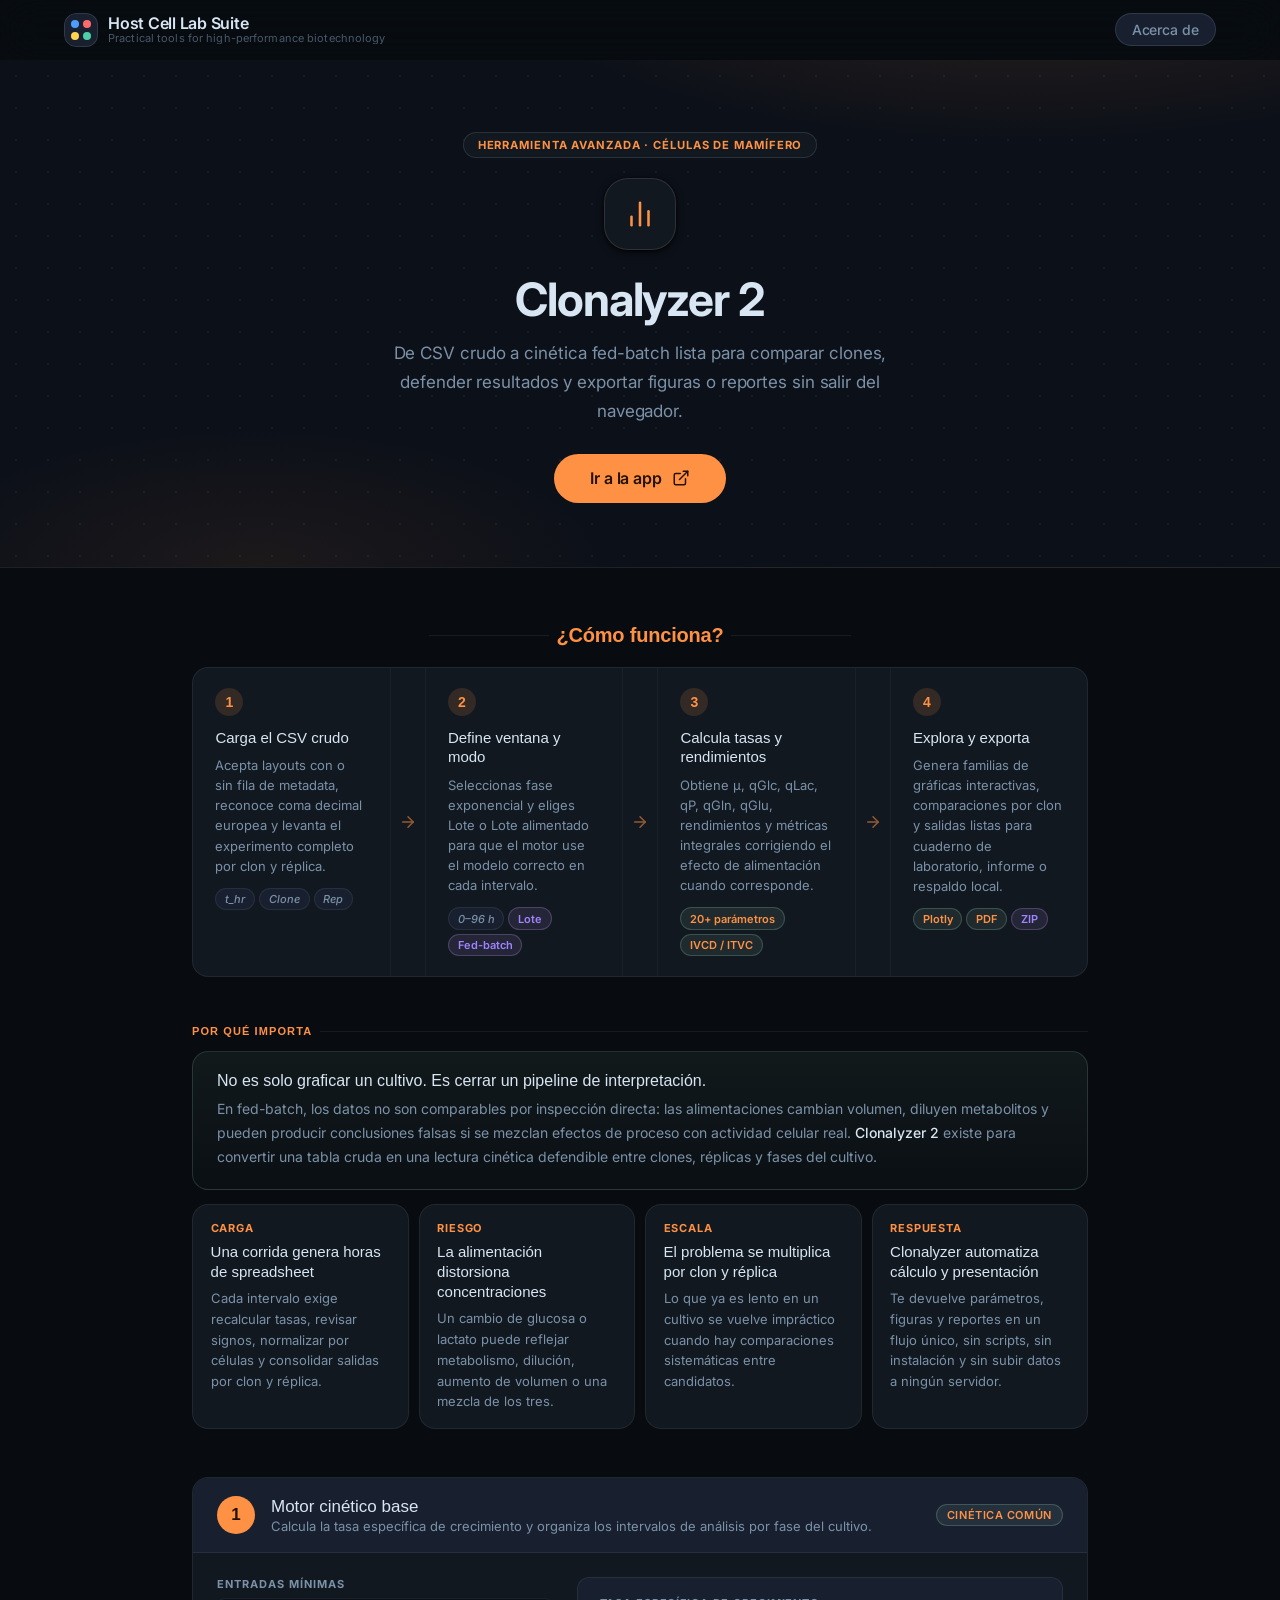
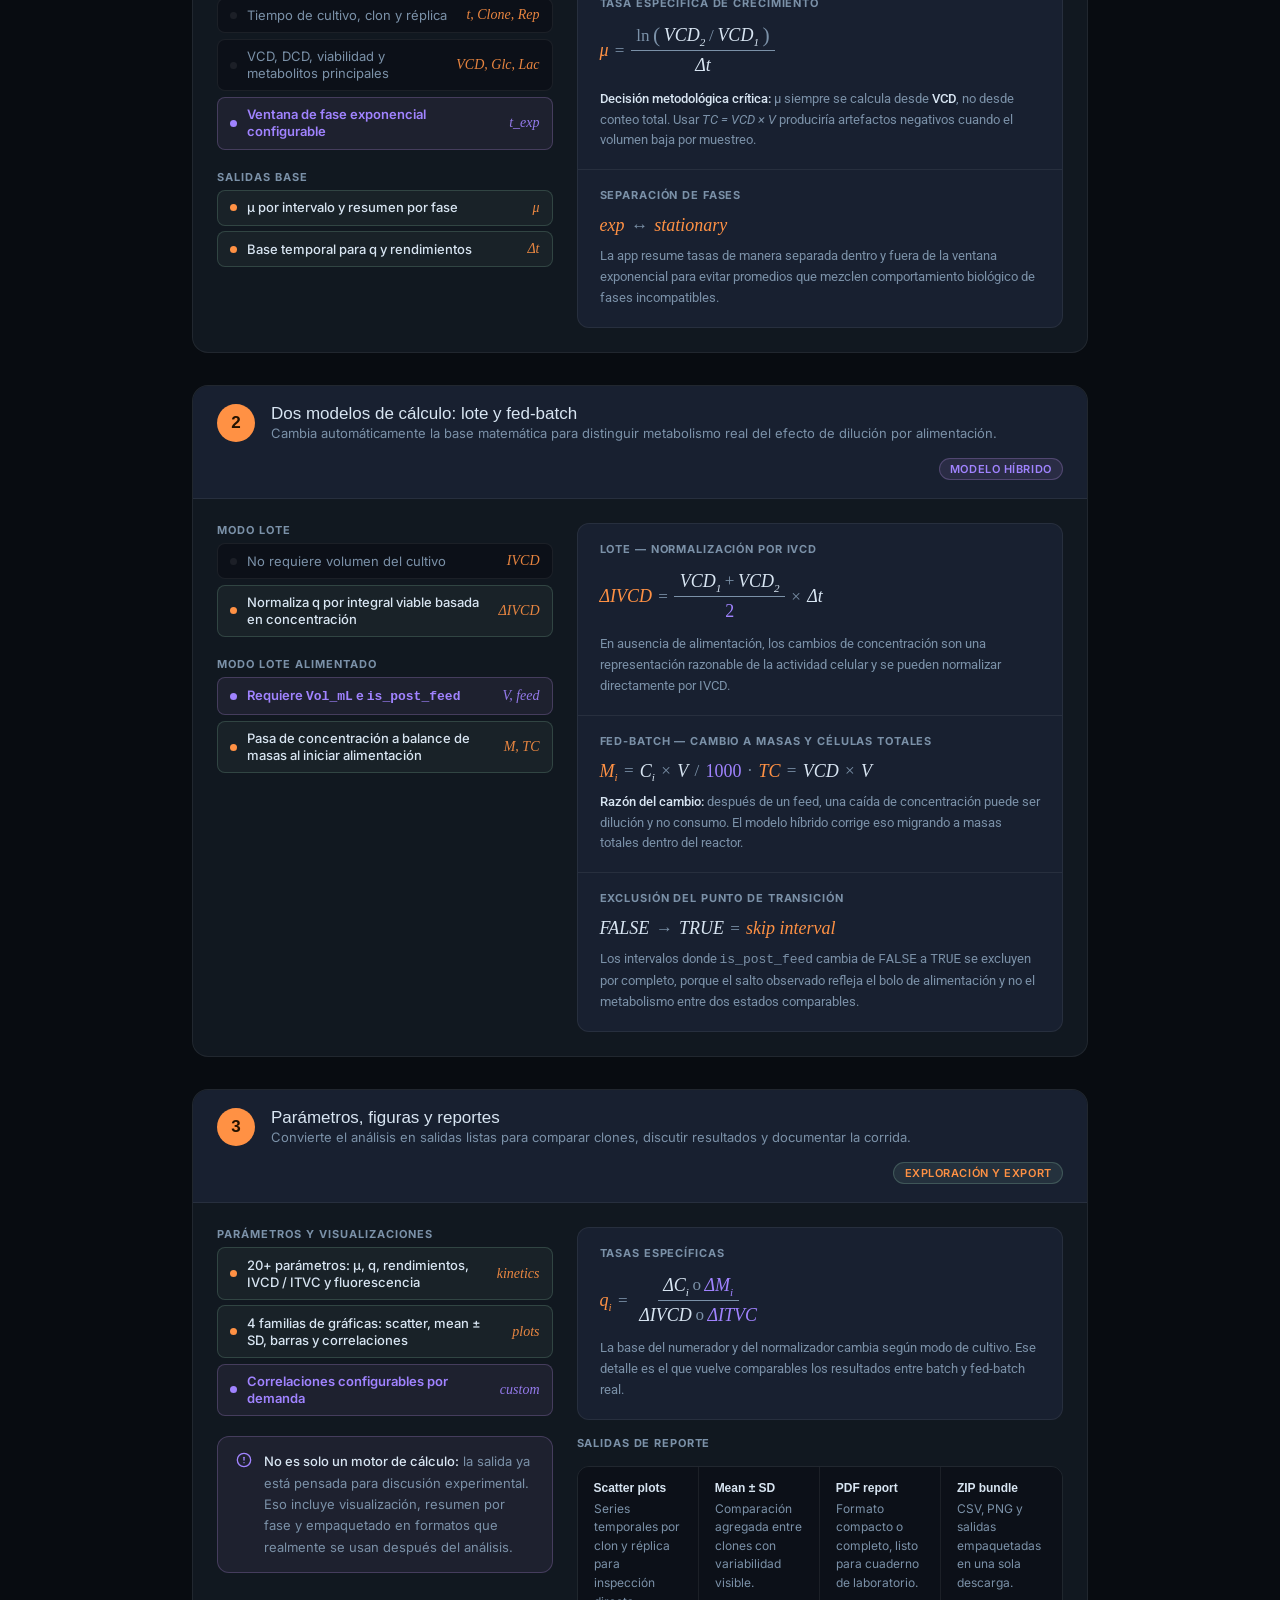
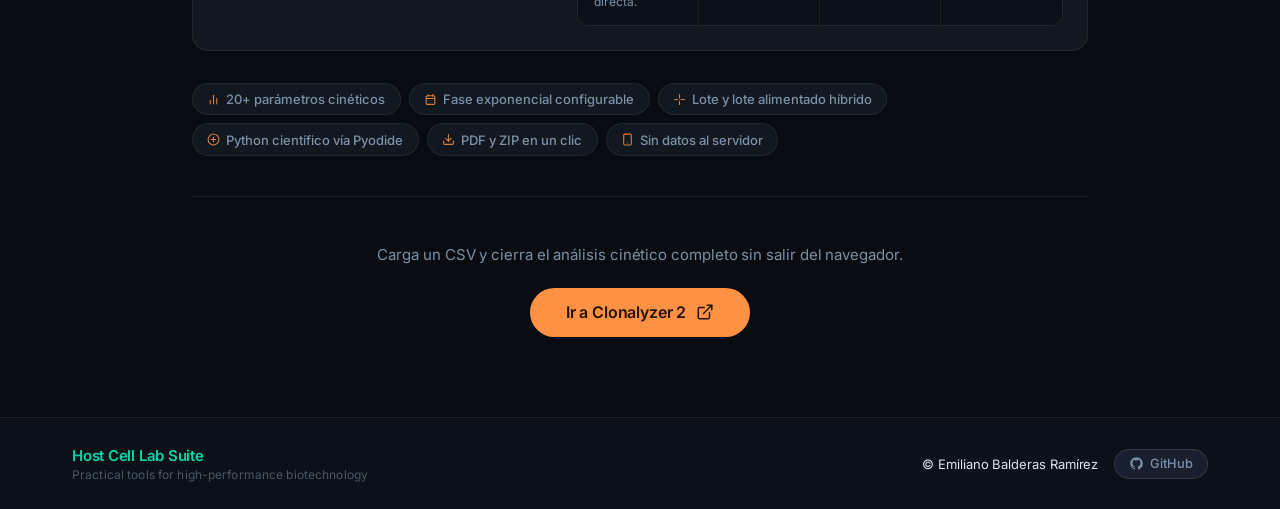
<file: tools/clonalyzer.html>
<!DOCTYPE html>
<html lang="es">
<head>
  <meta charset="UTF-8" />
  <meta name="viewport" content="width=device-width, initial-scale=1.0" />
  <title>Clonalyzer 2 — Análisis de Cinética de Fed-batch para Cultivos CHO | Host Cell Lab Suite</title>
  <meta name="description" content="Clonalyzer 2 convierte un CSV crudo de fed-batch CHO en 20+ parámetros cinéticos, gráficas interactivas y reportes PDF/ZIP. Corre Python real vía Pyodide en el navegador, sin instalación ni servidor." />
  <link rel="canonical" href="https://hostcell.app/tools/clonalyzer.html" />

  <link rel="preconnect" href="https://fonts.googleapis.com" />
  <link rel="preconnect" href="https://fonts.gstatic.com" crossorigin />
  <link href="https://fonts.googleapis.com/css2?family=Google+Sans:wght@400;500;700&family=Roboto:wght@300;400;500&display=swap" rel="stylesheet" />
  <link rel="stylesheet" href="../style.css" />

  <style>
    /* ══ Clonalyzer page styles ════════════════════════════ */

    .cl-section-label {
      font-family: 'Google Sans', sans-serif;
      font-size: 0.6875rem;
      font-weight: 700;
      letter-spacing: 0.1em;
      text-transform: uppercase;
      color: var(--md-secondary);
      margin-bottom: 0.875rem;
      display: flex;
      align-items: center;
      gap: 0.5rem;
    }

    .cl-section-label::after {
      content: '';
      flex: 1;
      height: 1px;
      background: var(--md-outline-variant);
    }

    .cl-workflow .cl-section-label {
      justify-content: center;
      font-size: 1.25rem;
      letter-spacing: -0.01em;
      text-transform: none;
      margin-bottom: 1.25rem;
    }

    .cl-workflow .cl-section-label::before,
    .cl-workflow .cl-section-label::after {
      content: '';
      flex: 1;
      max-width: 120px;
      height: 1px;
      background: var(--md-outline-variant);
    }

    .cl-workflow {
      margin-bottom: 3rem;
    }

    .cl-workflow__steps {
      display: grid;
      grid-template-columns: 1fr auto 1fr auto 1fr auto 1fr;
      align-items: stretch;
      background: var(--md-surface-container);
      border: 1px solid var(--md-outline-variant);
      border-radius: var(--md-shape-lg);
      overflow: hidden;
    }

    .cl-step {
      padding: 1.25rem 1.4rem;
      display: flex;
      flex-direction: column;
      gap: 0.5rem;
    }

    .cl-step__num {
      width: 28px;
      height: 28px;
      border-radius: 50%;
      background: var(--md-secondary-container);
      color: var(--md-secondary);
      font-family: 'Google Sans', sans-serif;
      font-size: 0.875rem;
      font-weight: 700;
      display: flex;
      align-items: center;
      justify-content: center;
      margin-bottom: 0.25rem;
    }

    .cl-step__title {
      font-family: 'Google Sans', sans-serif;
      font-size: 0.9375rem;
      font-weight: 500;
      color: var(--md-on-surface);
      line-height: 1.3;
    }

    .cl-step__desc {
      font-size: 0.8125rem;
      color: var(--md-on-surface-variant);
      line-height: 1.55;
    }

    .cl-step__tags {
      display: flex;
      flex-wrap: wrap;
      gap: 4px;
      margin-top: 0.25rem;
    }

    .cl-tag {
      font-size: 0.6875rem;
      font-weight: 500;
      padding: 0.2rem 0.55rem;
      border-radius: var(--md-shape-full);
      background: var(--md-surface-container-high);
      border: 1px solid var(--md-outline-variant);
      color: var(--md-on-surface-variant);
      font-style: italic;
    }

    .cl-tag--out {
      background: rgba(150,203,174,0.10);
      border-color: rgba(150,203,174,0.24);
      color: var(--md-secondary);
      font-style: normal;
      font-weight: 600;
    }

    .cl-tag--key {
      background: rgba(203,158,255,0.10);
      border-color: rgba(203,158,255,0.24);
      color: var(--md-tertiary);
      font-style: normal;
      font-weight: 600;
    }

    .cl-workflow__arrow {
      display: flex;
      align-items: center;
      justify-content: center;
      padding: 0 0.5rem;
      color: var(--md-secondary);
      opacity: 0.55;
      border-left: 1px solid var(--md-outline-variant);
      border-right: 1px solid var(--md-outline-variant);
      font-size: 1.25rem;
    }

    .cl-importance {
      margin-bottom: 3rem;
    }

    .cl-importance__lead {
      background: linear-gradient(180deg, rgba(150,203,174,0.07), rgba(150,203,174,0.02));
      border: 1px solid rgba(150,203,174,0.18);
      border-radius: var(--md-shape-lg);
      padding: 1.25rem 1.5rem;
      margin-bottom: 0.875rem;
    }

    .cl-importance__lead-title {
      font-family: 'Google Sans', sans-serif;
      font-size: 1rem;
      font-weight: 500;
      color: var(--md-on-surface);
      margin-bottom: 0.45rem;
    }

    .cl-importance__lead-body {
      font-size: 0.875rem;
      line-height: 1.7;
      color: var(--md-on-surface-variant);
    }

    .cl-importance__lead-body strong {
      color: var(--md-on-surface);
      font-weight: 500;
    }

    .cl-importance__grid {
      display: grid;
      grid-template-columns: repeat(4, 1fr);
      gap: 10px;
    }

    .cl-risk {
      background: var(--md-surface-container);
      border: 1px solid var(--md-outline-variant);
      border-radius: var(--md-shape-lg);
      padding: 1rem 1.1rem;
    }

    .cl-risk__label {
      font-size: 0.6875rem;
      font-weight: 700;
      letter-spacing: 0.08em;
      text-transform: uppercase;
      color: var(--md-secondary);
      margin-bottom: 0.45rem;
    }

    .cl-risk__title {
      font-family: 'Google Sans', sans-serif;
      font-size: 0.9375rem;
      font-weight: 500;
      color: var(--md-on-surface);
      line-height: 1.35;
      margin-bottom: 0.35rem;
    }

    .cl-risk__body {
      font-size: 0.8125rem;
      line-height: 1.6;
      color: var(--md-on-surface-variant);
    }

    .cl-module {
      background: var(--md-surface-container);
      border: 1px solid var(--md-outline-variant);
      border-radius: var(--md-shape-lg);
      overflow: hidden;
      margin-bottom: 2rem;
    }

    .cl-module__header {
      display: flex;
      align-items: center;
      gap: 1rem;
      padding: 1.125rem 1.5rem;
      background: var(--md-surface-container-high);
      border-bottom: 1px solid var(--md-outline-variant);
      flex-wrap: wrap;
    }

    .cl-module__num {
      width: 38px;
      height: 38px;
      border-radius: 50%;
      background: var(--md-secondary);
      color: var(--md-on-secondary);
      font-family: 'Google Sans', sans-serif;
      font-size: 1.0625rem;
      font-weight: 700;
      display: flex;
      align-items: center;
      justify-content: center;
      flex-shrink: 0;
    }

    .cl-module__title {
      font-family: 'Google Sans', sans-serif;
      font-size: 1.0625rem;
      font-weight: 500;
      color: var(--md-on-surface);
      line-height: 1.2;
    }

    .cl-module__sub {
      font-size: 0.8125rem;
      color: var(--md-on-surface-variant);
      margin-top: 1px;
    }

    .cl-module__badge {
      display: inline-flex;
      align-items: center;
      gap: 5px;
      padding: 0.2rem 0.65rem;
      border-radius: var(--md-shape-full);
      font-size: 0.6875rem;
      font-weight: 600;
      letter-spacing: 0.05em;
      text-transform: uppercase;
      margin-left: auto;
      flex-shrink: 0;
    }

    .cl-module__badge--secondary {
      background: rgba(150,203,174,0.10);
      border: 1px solid rgba(150,203,174,0.24);
      color: var(--md-secondary);
    }

    .cl-module__badge--tertiary {
      background: rgba(203,158,255,0.10);
      border: 1px solid rgba(203,158,255,0.24);
      color: var(--md-tertiary);
    }

    .cl-module__body {
      padding: 1.5rem;
      display: grid;
      grid-template-columns: 1fr 1.45fr;
      gap: 1.5rem;
    }

    .cl-io {
      display: flex;
      flex-direction: column;
      gap: 1.25rem;
    }

    .cl-io__group-title {
      font-size: 0.6875rem;
      font-weight: 700;
      letter-spacing: 0.09em;
      text-transform: uppercase;
      color: var(--md-on-surface-variant);
      margin-bottom: 0.4rem;
    }

    .cl-io__list {
      display: flex;
      flex-direction: column;
      gap: 0.35rem;
    }

    .cl-io__item {
      display: flex;
      align-items: center;
      gap: 0.625rem;
      padding: 0.525rem 0.75rem;
      border-radius: var(--md-shape-sm);
      background: var(--md-surface-container-low);
      border: 1px solid var(--md-outline-variant);
    }

    .cl-io__item--out {
      background: rgba(150,203,174,0.06);
      border-color: rgba(150,203,174,0.20);
    }

    .cl-io__item--key {
      background: rgba(203,158,255,0.07);
      border-color: rgba(203,158,255,0.22);
    }

    .cl-io__dot {
      width: 7px;
      height: 7px;
      border-radius: 50%;
      flex-shrink: 0;
      background: var(--md-outline-variant);
    }

    .cl-io__item--out .cl-io__dot { background: var(--md-secondary); }
    .cl-io__item--key .cl-io__dot { background: var(--md-tertiary); }

    .cl-io__text {
      flex: 1;
      font-size: 0.8125rem;
      color: var(--md-on-surface-variant);
      line-height: 1.3;
    }

    .cl-io__item--out .cl-io__text {
      color: var(--md-on-surface);
      font-weight: 500;
    }

    .cl-io__item--key .cl-io__text {
      color: var(--md-tertiary);
      font-weight: 600;
    }

    .cl-io__sym {
      font-family: 'Georgia', serif;
      font-style: italic;
      font-size: 0.875rem;
      color: var(--md-secondary);
      opacity: 0.9;
      flex-shrink: 0;
    }

    .cl-io__item--key .cl-io__sym { color: var(--md-tertiary); }

    .eq-block {
      background: var(--md-surface-container-high);
      border-radius: var(--md-shape-md);
      border: 1px solid var(--md-outline-variant);
      display: flex;
      flex-direction: column;
      overflow: hidden;
    }

    .eq-block__item {
      padding: 1.125rem 1.375rem;
      border-bottom: 1px solid var(--md-outline-variant);
    }

    .eq-block__item:last-child { border-bottom: none; }

    .eq-block__title {
      font-size: 0.6875rem;
      font-weight: 700;
      letter-spacing: 0.08em;
      text-transform: uppercase;
      color: var(--md-on-surface-variant);
      margin-bottom: 0.875rem;
    }

    .eq {
      display: flex;
      align-items: center;
      flex-wrap: wrap;
      gap: 0.35em;
      font-family: 'Georgia', 'Times New Roman', serif;
      font-size: 1.125rem;
      line-height: 1;
    }

    .eq-res { font-style: italic; color: var(--md-secondary); }
    .eq-var { font-style: italic; color: var(--md-on-surface); }
    .eq-var--key { color: var(--md-tertiary); }
    .eq-fn { font-style: normal; color: var(--md-on-surface-variant); font-size: 0.95em; }
    .eq-const { font-style: normal; color: var(--md-tertiary); }
    .eq-op { font-style: normal; color: var(--md-on-surface-variant); font-size: 0.95em; }
    .eq-paren { font-style: normal; color: var(--md-on-surface-variant); font-size: 1.2em; line-height: 1; }

    .eq-frac {
      display: inline-flex;
      flex-direction: column;
      align-items: center;
      text-align: center;
      gap: 0;
      line-height: 1.25;
    }

    .eq-frac__num {
      display: flex;
      align-items: center;
      flex-wrap: wrap;
      gap: 0.2em;
      padding: 0 0.3em 0.18em;
      border-bottom: 1.5px solid var(--md-on-surface-variant);
      justify-content: center;
    }

    .eq-frac__den {
      display: flex;
      align-items: center;
      flex-wrap: wrap;
      gap: 0.2em;
      padding: 0.18em 0.3em 0;
      justify-content: center;
    }

    .eq sub, .eq sup {
      font-size: 0.62em;
      line-height: 0;
      vertical-align: baseline;
      position: relative;
    }

    .eq sub { top: 0.42em; }
    .eq sup { top: -0.58em; }

    .eq-note {
      margin-top: 0.75rem;
      font-family: 'Roboto', sans-serif;
      font-size: 0.8125rem;
      line-height: 1.6;
      color: var(--md-on-surface-variant);
    }

    .eq-note strong { color: var(--md-on-surface); font-weight: 500; }

    .callout {
      border-radius: var(--md-shape-md);
      padding: 0.875rem 1.125rem;
      display: flex;
      gap: 0.75rem;
      align-items: flex-start;
    }

    .callout--info { background: rgba(150,203,174,0.07); border: 1px solid rgba(150,203,174,0.20); }
    .callout--warn { background: rgba(255,107,107,0.07); border: 1px solid rgba(255,107,107,0.20); }
    .callout--idea { background: rgba(203,158,255,0.07); border: 1px solid rgba(203,158,255,0.22); }

    .callout__icon { flex-shrink: 0; margin-top: 1px; color: var(--md-secondary); }
    .callout--warn .callout__icon { color: #FF6B6B; }
    .callout--idea .callout__icon { color: var(--md-tertiary); }

    .callout__body {
      font-size: 0.8125rem;
      line-height: 1.65;
      color: var(--md-on-surface-variant);
    }

    .callout__body strong { color: var(--md-on-surface); font-weight: 500; }

    .cl-report-strip {
      display: grid;
      grid-template-columns: repeat(4, 1fr);
      gap: 0;
      border-radius: var(--md-shape-md);
      overflow: hidden;
      border: 1px solid var(--md-outline-variant);
      margin-top: 1rem;
    }

    .cl-report {
      padding: 0.875rem 1rem;
      background: var(--md-surface-container-low);
      border-right: 1px solid var(--md-outline-variant);
    }

    .cl-report:last-child { border-right: none; }

    .cl-report__name {
      font-family: 'Google Sans', sans-serif;
      font-size: 0.75rem;
      font-weight: 600;
      color: var(--md-on-surface);
      margin-bottom: 0.3rem;
    }

    .cl-report__desc {
      font-size: 0.75rem;
      line-height: 1.55;
      color: var(--md-on-surface-variant);
    }

    .cl-features {
      display: flex;
      flex-wrap: wrap;
      gap: 8px;
      margin-bottom: 2.5rem;
    }

    .cl-feature-chip {
      display: inline-flex;
      align-items: center;
      gap: 6px;
      padding: 0.45rem 0.9rem;
      border-radius: var(--md-shape-full);
      background: var(--md-surface-container);
      border: 1px solid var(--md-outline-variant);
      font-size: 0.8125rem;
      font-weight: 500;
      color: var(--md-on-surface-variant);
    }

    .cl-feature-chip svg { color: var(--md-secondary); opacity: 0.85; }

    @media (max-width: 760px) {
      .cl-workflow__steps { grid-template-columns: 1fr; }
      .cl-workflow__arrow {
        border: none;
        border-top: 1px solid var(--md-outline-variant);
        border-bottom: 1px solid var(--md-outline-variant);
        padding: 0.5rem;
        transform: rotate(90deg) scaleX(0.6);
      }
      .cl-importance__grid { grid-template-columns: 1fr; }
      .cl-module__body { grid-template-columns: 1fr; }
      .cl-report-strip { grid-template-columns: 1fr; }
      .cl-report {
        border-right: none;
        border-bottom: 1px solid var(--md-outline-variant);
      }
      .cl-report:last-child { border-bottom: none; }
    }
  </style>
</head>
<body>

  <!-- ══ TOP APP BAR ══ -->
  <header class="md-top-app-bar" id="app-bar">
    <div class="md-top-app-bar__row">
      <a class="md-top-app-bar__leading hc-home-link" href="../index.html" aria-label="Ir a la página principal de Host Cell Lab Suite">
        <div class="hc-logo-mark" aria-hidden="true">
          <div class="hc-logo-dot" style="background:#4B9EFF"></div>
          <div class="hc-logo-dot" style="background:#FF6B6B"></div>
          <div class="hc-logo-dot" style="background:#FFD54F"></div>
          <div class="hc-logo-dot" style="background:#4DD0A5"></div>
        </div>
        <div class="hc-brand">
          <span class="hc-brand__name">Host Cell Lab Suite</span>
          <span class="hc-brand__tagline">Practical tools for high-performance biotechnology</span>
        </div>
      </a>
      <a class="md-button-tonal" href="../about.html">Acerca de</a>
    </div>
  </header>

  <!-- ══ HERO ══ -->
  <section class="tool-hero tool-hero--secondary">
    <div class="tool-hero__content">
      <div class="tool-hero__badge">Herramienta Avanzada · Células de Mamífero</div>
      <div class="tool-hero__icon" aria-hidden="true">
        <svg width="34" height="34" viewBox="0 0 24 24" fill="none" stroke="currentColor" stroke-width="1.8" stroke-linecap="round" stroke-linejoin="round">
          <path d="M18 20V10"/><path d="M12 20V4"/><path d="M6 20v-6"/>
        </svg>
      </div>
      <h1 class="tool-hero__title">Clonalyzer 2</h1>
      <p class="tool-hero__tagline">De CSV crudo a cinética fed-batch lista para comparar clones, defender resultados y exportar figuras o reportes sin salir del navegador.</p>
      <div class="tool-hero__cta">
        <a class="md-button-filled md-button-filled--large md-button-filled--secondary" href="https://ebalderasr.github.io/Clonalyzer-2/" target="_blank" rel="noopener noreferrer">
          Ir a la app
          <svg width="18" height="18" viewBox="0 0 24 24" fill="none" stroke="currentColor" stroke-width="2" stroke-linecap="round" stroke-linejoin="round" aria-hidden="true">
            <path d="M18 13v6a2 2 0 0 1-2 2H5a2 2 0 0 1-2-2V8a2 2 0 0 1 2-2h6"/>
            <polyline points="15 3 21 3 21 9"/><line x1="10" y1="14" x2="21" y2="3"/>
          </svg>
        </a>
      </div>
    </div>
  </section>

  <!-- ══ CONTENT ══ -->
  <div class="tool-content">

    <section class="cl-workflow" aria-label="Pipeline de análisis Clonalyzer">
      <div class="cl-section-label">¿Cómo funciona?</div>

      <div class="cl-workflow__steps">
        <div class="cl-step">
          <div class="cl-step__num">1</div>
          <div class="cl-step__title">Carga el CSV crudo</div>
          <div class="cl-step__desc">Acepta layouts con o sin fila de metadata, reconoce coma decimal europea y levanta el experimento completo por clon y réplica.</div>
          <div class="cl-step__tags">
            <span class="cl-tag">t_hr</span>
            <span class="cl-tag">Clone</span>
            <span class="cl-tag">Rep</span>
          </div>
        </div>

        <div class="cl-workflow__arrow" aria-hidden="true">
          <svg width="18" height="18" viewBox="0 0 24 24" fill="none" stroke="currentColor" stroke-width="2" stroke-linecap="round" stroke-linejoin="round">
            <line x1="5" y1="12" x2="19" y2="12"/><polyline points="12 5 19 12 12 19"/>
          </svg>
        </div>

        <div class="cl-step">
          <div class="cl-step__num">2</div>
          <div class="cl-step__title">Define ventana y modo</div>
          <div class="cl-step__desc">Seleccionas fase exponencial y eliges Lote o Lote alimentado para que el motor use el modelo correcto en cada intervalo.</div>
          <div class="cl-step__tags">
            <span class="cl-tag">0–96 h</span>
            <span class="cl-tag cl-tag--key">Lote</span>
            <span class="cl-tag cl-tag--key">Fed-batch</span>
          </div>
        </div>

        <div class="cl-workflow__arrow" aria-hidden="true">
          <svg width="18" height="18" viewBox="0 0 24 24" fill="none" stroke="currentColor" stroke-width="2" stroke-linecap="round" stroke-linejoin="round">
            <line x1="5" y1="12" x2="19" y2="12"/><polyline points="12 5 19 12 12 19"/>
          </svg>
        </div>

        <div class="cl-step">
          <div class="cl-step__num">3</div>
          <div class="cl-step__title">Calcula tasas y rendimientos</div>
          <div class="cl-step__desc">Obtiene μ, qGlc, qLac, qP, qGln, qGlu, rendimientos y métricas integrales corrigiendo el efecto de alimentación cuando corresponde.</div>
          <div class="cl-step__tags">
            <span class="cl-tag cl-tag--out">20+ parámetros</span>
            <span class="cl-tag cl-tag--out">IVCD / ITVC</span>
          </div>
        </div>

        <div class="cl-workflow__arrow" aria-hidden="true">
          <svg width="18" height="18" viewBox="0 0 24 24" fill="none" stroke="currentColor" stroke-width="2" stroke-linecap="round" stroke-linejoin="round">
            <line x1="5" y1="12" x2="19" y2="12"/><polyline points="12 5 19 12 12 19"/>
          </svg>
        </div>

        <div class="cl-step">
          <div class="cl-step__num">4</div>
          <div class="cl-step__title">Explora y exporta</div>
          <div class="cl-step__desc">Genera familias de gráficas interactivas, comparaciones por clon y salidas listas para cuaderno de laboratorio, informe o respaldo local.</div>
          <div class="cl-step__tags">
            <span class="cl-tag cl-tag--out">Plotly</span>
            <span class="cl-tag cl-tag--out">PDF</span>
            <span class="cl-tag cl-tag--key">ZIP</span>
          </div>
        </div>
      </div>
    </section>

    <section class="cl-importance" aria-labelledby="importance-title">
      <div class="cl-section-label" id="importance-title">Por qué importa</div>

      <div class="cl-importance__lead">
        <div class="cl-importance__lead-title">No es solo graficar un cultivo. Es cerrar un pipeline de interpretación.</div>
        <div class="cl-importance__lead-body">
          En fed-batch, los datos no son comparables por inspección directa: las alimentaciones cambian volumen, diluyen metabolitos y pueden producir conclusiones falsas si se mezclan efectos de proceso con actividad celular real. <strong>Clonalyzer 2</strong> existe para convertir una tabla cruda en una lectura cinética defendible entre clones, réplicas y fases del cultivo.
        </div>
      </div>

      <div class="cl-importance__grid">
        <div class="cl-risk">
          <div class="cl-risk__label">Carga</div>
          <div class="cl-risk__title">Una corrida genera horas de spreadsheet</div>
          <div class="cl-risk__body">Cada intervalo exige recalcular tasas, revisar signos, normalizar por células y consolidar salidas por clon y réplica.</div>
        </div>

        <div class="cl-risk">
          <div class="cl-risk__label">Riesgo</div>
          <div class="cl-risk__title">La alimentación distorsiona concentraciones</div>
          <div class="cl-risk__body">Un cambio de glucosa o lactato puede reflejar metabolismo, dilución, aumento de volumen o una mezcla de los tres.</div>
        </div>

        <div class="cl-risk">
          <div class="cl-risk__label">Escala</div>
          <div class="cl-risk__title">El problema se multiplica por clon y réplica</div>
          <div class="cl-risk__body">Lo que ya es lento en un cultivo se vuelve impráctico cuando hay comparaciones sistemáticas entre candidatos.</div>
        </div>

        <div class="cl-risk">
          <div class="cl-risk__label">Respuesta</div>
          <div class="cl-risk__title">Clonalyzer automatiza cálculo y presentación</div>
          <div class="cl-risk__body">Te devuelve parámetros, figuras y reportes en un flujo único, sin scripts, sin instalación y sin subir datos a ningún servidor.</div>
        </div>
      </div>
    </section>

    <section class="cl-module" aria-labelledby="mod1-title">
      <div class="cl-module__header">
        <div class="cl-module__num">1</div>
        <div>
          <div class="cl-module__title" id="mod1-title">Motor cinético base</div>
          <div class="cl-module__sub">Calcula la tasa específica de crecimiento y organiza los intervalos de análisis por fase del cultivo.</div>
        </div>
        <div class="cl-module__badge cl-module__badge--secondary">Cinética común</div>
      </div>

      <div class="cl-module__body">
        <div class="cl-io">
          <div>
            <div class="cl-io__group-title">Entradas mínimas</div>
            <div class="cl-io__list">
              <div class="cl-io__item">
                <div class="cl-io__dot"></div>
                <span class="cl-io__text">Tiempo de cultivo, clon y réplica</span>
                <span class="cl-io__sym">t, Clone, Rep</span>
              </div>
              <div class="cl-io__item">
                <div class="cl-io__dot"></div>
                <span class="cl-io__text">VCD, DCD, viabilidad y metabolitos principales</span>
                <span class="cl-io__sym">VCD, Glc, Lac</span>
              </div>
              <div class="cl-io__item cl-io__item--key">
                <div class="cl-io__dot"></div>
                <span class="cl-io__text">Ventana de fase exponencial configurable</span>
                <span class="cl-io__sym">t_exp</span>
              </div>
            </div>
          </div>

          <div>
            <div class="cl-io__group-title">Salidas base</div>
            <div class="cl-io__list">
              <div class="cl-io__item cl-io__item--out">
                <div class="cl-io__dot"></div>
                <span class="cl-io__text">μ por intervalo y resumen por fase</span>
                <span class="cl-io__sym">μ</span>
              </div>
              <div class="cl-io__item cl-io__item--out">
                <div class="cl-io__dot"></div>
                <span class="cl-io__text">Base temporal para q y rendimientos</span>
                <span class="cl-io__sym">Δt</span>
              </div>
            </div>
          </div>
        </div>

        <div class="eq-block">
          <div class="eq-block__item">
            <div class="eq-block__title">Tasa específica de crecimiento</div>
            <div class="eq" aria-label="mu igual al logaritmo natural de VCD dos entre VCD uno sobre delta t">
              <span class="eq-res">μ</span>
              <span class="eq-op">=</span>
              <div class="eq-frac">
                <div class="eq-frac__num">
                  <span class="eq-fn">ln</span>
                  <span class="eq-paren">(</span>
                  <span class="eq-var">VCD<sub>2</sub></span>
                  <span class="eq-op">/</span>
                  <span class="eq-var">VCD<sub>1</sub></span>
                  <span class="eq-paren">)</span>
                </div>
                <div class="eq-frac__den">
                  <span class="eq-var">Δt</span>
                </div>
              </div>
            </div>
            <div class="eq-note">
              <strong>Decisión metodológica crítica:</strong> μ siempre se calcula desde <strong>VCD</strong>, no desde conteo total. Usar <em>TC = VCD × V</em> produciría artefactos negativos cuando el volumen baja por muestreo.
            </div>
          </div>

          <div class="eq-block__item">
            <div class="eq-block__title">Separación de fases</div>
            <div class="eq" aria-label="fase exponencial y fase estacionaria">
              <span class="eq-res">exp</span>
              <span class="eq-op">↔</span>
              <span class="eq-res">stationary</span>
            </div>
            <div class="eq-note">
              La app resume tasas de manera separada dentro y fuera de la ventana exponencial para evitar promedios que mezclen comportamiento biológico de fases incompatibles.
            </div>
          </div>
        </div>
      </div>
    </section>

    <section class="cl-module" aria-labelledby="mod2-title">
      <div class="cl-module__header">
        <div class="cl-module__num">2</div>
        <div>
          <div class="cl-module__title" id="mod2-title">Dos modelos de cálculo: lote y fed-batch</div>
          <div class="cl-module__sub">Cambia automáticamente la base matemática para distinguir metabolismo real del efecto de dilución por alimentación.</div>
        </div>
        <div class="cl-module__badge cl-module__badge--tertiary">Modelo híbrido</div>
      </div>

      <div class="cl-module__body">
        <div class="cl-io">
          <div>
            <div class="cl-io__group-title">Modo lote</div>
            <div class="cl-io__list">
              <div class="cl-io__item">
                <div class="cl-io__dot"></div>
                <span class="cl-io__text">No requiere volumen del cultivo</span>
                <span class="cl-io__sym">IVCD</span>
              </div>
              <div class="cl-io__item cl-io__item--out">
                <div class="cl-io__dot"></div>
                <span class="cl-io__text">Normaliza q por integral viable basada en concentración</span>
                <span class="cl-io__sym">ΔIVCD</span>
              </div>
            </div>
          </div>

          <div>
            <div class="cl-io__group-title">Modo lote alimentado</div>
            <div class="cl-io__list">
              <div class="cl-io__item cl-io__item--key">
                <div class="cl-io__dot"></div>
                <span class="cl-io__text">Requiere <code>Vol_mL</code> e <code>is_post_feed</code></span>
                <span class="cl-io__sym">V, feed</span>
              </div>
              <div class="cl-io__item cl-io__item--out">
                <div class="cl-io__dot"></div>
                <span class="cl-io__text">Pasa de concentración a balance de masas al iniciar alimentación</span>
                <span class="cl-io__sym">M, TC</span>
              </div>
            </div>
          </div>
        </div>

        <div class="eq-block">
          <div class="eq-block__item">
            <div class="eq-block__title">Lote — normalización por IVCD</div>
            <div class="eq" aria-label="delta IVCD igual VCD uno mas VCD dos sobre dos por delta t">
              <span class="eq-res">ΔIVCD</span>
              <span class="eq-op">=</span>
              <div class="eq-frac">
                <div class="eq-frac__num">
                  <span class="eq-var">VCD<sub>1</sub></span>
                  <span class="eq-op">+</span>
                  <span class="eq-var">VCD<sub>2</sub></span>
                </div>
                <div class="eq-frac__den">
                  <span class="eq-const">2</span>
                </div>
              </div>
              <span class="eq-op">×</span>
              <span class="eq-var">Δt</span>
            </div>
            <div class="eq-note">
              En ausencia de alimentación, los cambios de concentración son una representación razonable de la actividad celular y se pueden normalizar directamente por IVCD.
            </div>
          </div>

          <div class="eq-block__item">
            <div class="eq-block__title">Fed-batch — cambio a masas y células totales</div>
            <div class="eq" aria-label="masa igual concentracion por volumen y total de celulas igual VCD por volumen">
              <span class="eq-res">M<sub>i</sub></span>
              <span class="eq-op">=</span>
              <span class="eq-var">C<sub>i</sub></span>
              <span class="eq-op">×</span>
              <span class="eq-var">V</span>
              <span class="eq-op">/</span>
              <span class="eq-const">1000</span>
              <span class="eq-op">·</span>
              <span class="eq-res">TC</span>
              <span class="eq-op">=</span>
              <span class="eq-var">VCD</span>
              <span class="eq-op">×</span>
              <span class="eq-var">V</span>
            </div>
            <div class="eq-note">
              <strong>Razón del cambio:</strong> después de un feed, una caída de concentración puede ser dilución y no consumo. El modelo híbrido corrige eso migrando a masas totales dentro del reactor.
            </div>
          </div>

          <div class="eq-block__item">
            <div class="eq-block__title">Exclusión del punto de transición</div>
            <div class="eq" aria-label="false a true se excluye">
              <span class="eq-var">FALSE</span>
              <span class="eq-op">→</span>
              <span class="eq-var">TRUE</span>
              <span class="eq-op">=</span>
              <span class="eq-res">skip interval</span>
            </div>
            <div class="eq-note">
              Los intervalos donde <code>is_post_feed</code> cambia de <code>FALSE</code> a <code>TRUE</code> se excluyen por completo, porque el salto observado refleja el bolo de alimentación y no el metabolismo entre dos estados comparables.
            </div>
          </div>
        </div>
      </div>
    </section>

    <section class="cl-module" aria-labelledby="mod3-title">
      <div class="cl-module__header">
        <div class="cl-module__num">3</div>
        <div>
          <div class="cl-module__title" id="mod3-title">Parámetros, figuras y reportes</div>
          <div class="cl-module__sub">Convierte el análisis en salidas listas para comparar clones, discutir resultados y documentar la corrida.</div>
        </div>
        <div class="cl-module__badge cl-module__badge--secondary">Exploración y export</div>
      </div>

      <div class="cl-module__body">
        <div class="cl-io">
          <div>
            <div class="cl-io__group-title">Parámetros y visualizaciones</div>
            <div class="cl-io__list">
              <div class="cl-io__item cl-io__item--out">
                <div class="cl-io__dot"></div>
                <span class="cl-io__text">20+ parámetros: μ, q, rendimientos, IVCD / ITVC y fluorescencia</span>
                <span class="cl-io__sym">kinetics</span>
              </div>
              <div class="cl-io__item cl-io__item--out">
                <div class="cl-io__dot"></div>
                <span class="cl-io__text">4 familias de gráficas: scatter, mean ± SD, barras y correlaciones</span>
                <span class="cl-io__sym">plots</span>
              </div>
              <div class="cl-io__item cl-io__item--key">
                <div class="cl-io__dot"></div>
                <span class="cl-io__text">Correlaciones configurables por demanda</span>
                <span class="cl-io__sym">custom</span>
              </div>
            </div>
          </div>

          <div class="callout callout--idea" style="margin-top:0;">
            <svg class="callout__icon" width="16" height="16" viewBox="0 0 24 24" fill="none" stroke="currentColor" stroke-width="2" stroke-linecap="round" stroke-linejoin="round" aria-hidden="true">
              <circle cx="12" cy="12" r="10"/><line x1="12" y1="8" x2="12" y2="12"/><line x1="12" y1="16" x2="12.01" y2="16"/>
            </svg>
            <div class="callout__body">
              <strong>No es solo un motor de cálculo:</strong> la salida ya está pensada para discusión experimental. Eso incluye visualización, resumen por fase y empaquetado en formatos que realmente se usan después del análisis.
            </div>
          </div>
        </div>

        <div style="display:flex; flex-direction:column; gap:1rem;">
          <div class="eq-block">
            <div class="eq-block__item">
              <div class="eq-block__title">Tasas específicas</div>
              <div class="eq" aria-label="q igual delta C o delta M sobre integral celular">
                <span class="eq-res">q<sub>i</sub></span>
                <span class="eq-op">=</span>
                <div class="eq-frac">
                  <div class="eq-frac__num">
                    <span class="eq-var">ΔC<sub>i</sub></span>
                    <span class="eq-op">o</span>
                    <span class="eq-var--key eq-var">ΔM<sub>i</sub></span>
                  </div>
                  <div class="eq-frac__den">
                    <span class="eq-var">ΔIVCD</span>
                    <span class="eq-op">o</span>
                    <span class="eq-var--key eq-var">ΔITVC</span>
                  </div>
                </div>
              </div>
              <div class="eq-note">
                La base del numerador y del normalizador cambia según modo de cultivo. Ese detalle es el que vuelve comparables los resultados entre batch y fed-batch real.
              </div>
            </div>
          </div>

          <div>
            <div class="eq-block__title" style="margin-bottom:0.4rem;">Salidas de reporte</div>
            <div class="cl-report-strip" aria-label="Formatos de salida">
              <div class="cl-report">
                <div class="cl-report__name">Scatter plots</div>
                <div class="cl-report__desc">Series temporales por clon y réplica para inspección directa.</div>
              </div>
              <div class="cl-report">
                <div class="cl-report__name">Mean ± SD</div>
                <div class="cl-report__desc">Comparación agregada entre clones con variabilidad visible.</div>
              </div>
              <div class="cl-report">
                <div class="cl-report__name">PDF report</div>
                <div class="cl-report__desc">Formato compacto o completo, listo para cuaderno de laboratorio.</div>
              </div>
              <div class="cl-report">
                <div class="cl-report__name">ZIP bundle</div>
                <div class="cl-report__desc">CSV, PNG y salidas empaquetadas en una sola descarga.</div>
              </div>
            </div>
          </div>
        </div>
      </div>
    </section>

    <div class="cl-features" aria-label="Características técnicas">
      <div class="cl-feature-chip">
        <svg width="13" height="13" viewBox="0 0 24 24" fill="none" stroke="currentColor" stroke-width="2" stroke-linecap="round" stroke-linejoin="round" aria-hidden="true"><path d="M18 20V10"/><path d="M12 20V4"/><path d="M6 20v-6"/></svg>
        20+ parámetros cinéticos
      </div>
      <div class="cl-feature-chip">
        <svg width="13" height="13" viewBox="0 0 24 24" fill="none" stroke="currentColor" stroke-width="2" stroke-linecap="round" stroke-linejoin="round" aria-hidden="true"><path d="M8 3v3"/><path d="M16 3v3"/><rect x="4" y="5" width="16" height="16" rx="2"/><path d="M4 10h16"/></svg>
        Fase exponencial configurable
      </div>
      <div class="cl-feature-chip">
        <svg width="13" height="13" viewBox="0 0 24 24" fill="none" stroke="currentColor" stroke-width="2" stroke-linecap="round" stroke-linejoin="round" aria-hidden="true"><path d="M3 12h6"/><path d="M15 12h6"/><path d="M12 3v6"/><path d="M12 15v6"/></svg>
        Lote y lote alimentado híbrido
      </div>
      <div class="cl-feature-chip">
        <svg width="13" height="13" viewBox="0 0 24 24" fill="none" stroke="currentColor" stroke-width="2" stroke-linecap="round" stroke-linejoin="round" aria-hidden="true"><circle cx="12" cy="12" r="10"/><path d="M8 12h8"/><path d="M12 8v8"/></svg>
        Python científico vía Pyodide
      </div>
      <div class="cl-feature-chip">
        <svg width="13" height="13" viewBox="0 0 24 24" fill="none" stroke="currentColor" stroke-width="2" stroke-linecap="round" stroke-linejoin="round" aria-hidden="true"><path d="M21 15v4a2 2 0 0 1-2 2H5a2 2 0 0 1-2-2v-4"/><polyline points="7 10 12 15 17 10"/><line x1="12" y1="15" x2="12" y2="3"/></svg>
        PDF y ZIP en un clic
      </div>
      <div class="cl-feature-chip">
        <svg width="13" height="13" viewBox="0 0 24 24" fill="none" stroke="currentColor" stroke-width="2" stroke-linecap="round" stroke-linejoin="round" aria-hidden="true"><rect x="5" y="2" width="14" height="20" rx="2"/><line x1="12" y1="18" x2="12.01" y2="18"/></svg>
        Sin datos al servidor
      </div>
    </div>

    <div class="tool-cta">
      <p class="tool-cta__label">Carga un CSV y cierra el análisis cinético completo sin salir del navegador.</p>
      <a class="md-button-filled md-button-filled--large md-button-filled--secondary" href="https://ebalderasr.github.io/Clonalyzer-2/" target="_blank" rel="noopener noreferrer">
        Ir a Clonalyzer 2
        <svg width="18" height="18" viewBox="0 0 24 24" fill="none" stroke="currentColor" stroke-width="2" stroke-linecap="round" stroke-linejoin="round" aria-hidden="true">
          <path d="M18 13v6a2 2 0 0 1-2 2H5a2 2 0 0 1-2-2V8a2 2 0 0 1 2-2h6"/>
          <polyline points="15 3 21 3 21 9"/><line x1="10" y1="14" x2="21" y2="3"/>
        </svg>
      </a>
    </div>
  </div><!-- /.tool-content -->

  <!-- ══ FOOTER ══ -->
  <footer class="hc-footer">
    <div class="hc-footer__inner">
      <div class="hc-footer__brand">
        <a class="hc-footer__brand-link" href="../index.html">
          <span class="hc-footer__name">Host Cell Lab Suite</span>
          <span class="hc-footer__slogan">Practical tools for high-performance biotechnology</span>
        </a>
      </div>
      <a class="hc-footer__author hc-footer__author-link" href="../about.html">© Emiliano Balderas Ramírez</a>
      <a href="https://github.com/ebalderasr" target="_blank" rel="noopener noreferrer" class="hc-footer__github">
        <svg xmlns="http://www.w3.org/2000/svg" width="15" height="15" viewBox="0 0 24 24" fill="currentColor" aria-hidden="true">
          <path d="M12 2C6.477 2 2 6.484 2 12.017c0 4.425 2.865 8.18 6.839 9.504.5.092.682-.217.682-.483 0-.237-.008-.868-.013-1.703-2.782.605-3.369-1.343-3.369-1.343-.454-1.158-1.11-1.466-1.11-1.466-.908-.62.069-.608.069-.608 1.003.07 1.531 1.032 1.531 1.032.892 1.53 2.341 1.088 2.91.832.092-.647.35-1.088.636-1.338-2.22-.253-4.555-1.113-4.555-4.951 0-1.093.39-1.988 1.029-2.688-.103-.253-.446-1.272.098-2.65 0 0 .84-.27 2.75 1.026A9.564 9.564 0 0 1 12 6.844a9.59 9.59 0 0 1 2.504.337c1.909-1.296 2.747-1.027 2.747-1.027.546 1.379.202 2.398.1 2.651.64.7 1.028 1.595 1.028 2.688 0 3.848-2.339 4.695-4.566 4.943.359.309.678.92.678 1.855 0 1.338-.012 2.419-.012 2.747 0 .268.18.58.688.482A10.02 10.02 0 0 0 22 12.017C22 6.484 17.522 2 12 2Z"/>
        </svg>
        <span>GitHub</span>
      </a>
    </div>
  </footer>

  <script src="../app.js"></script>
</body>
</html>
</file>
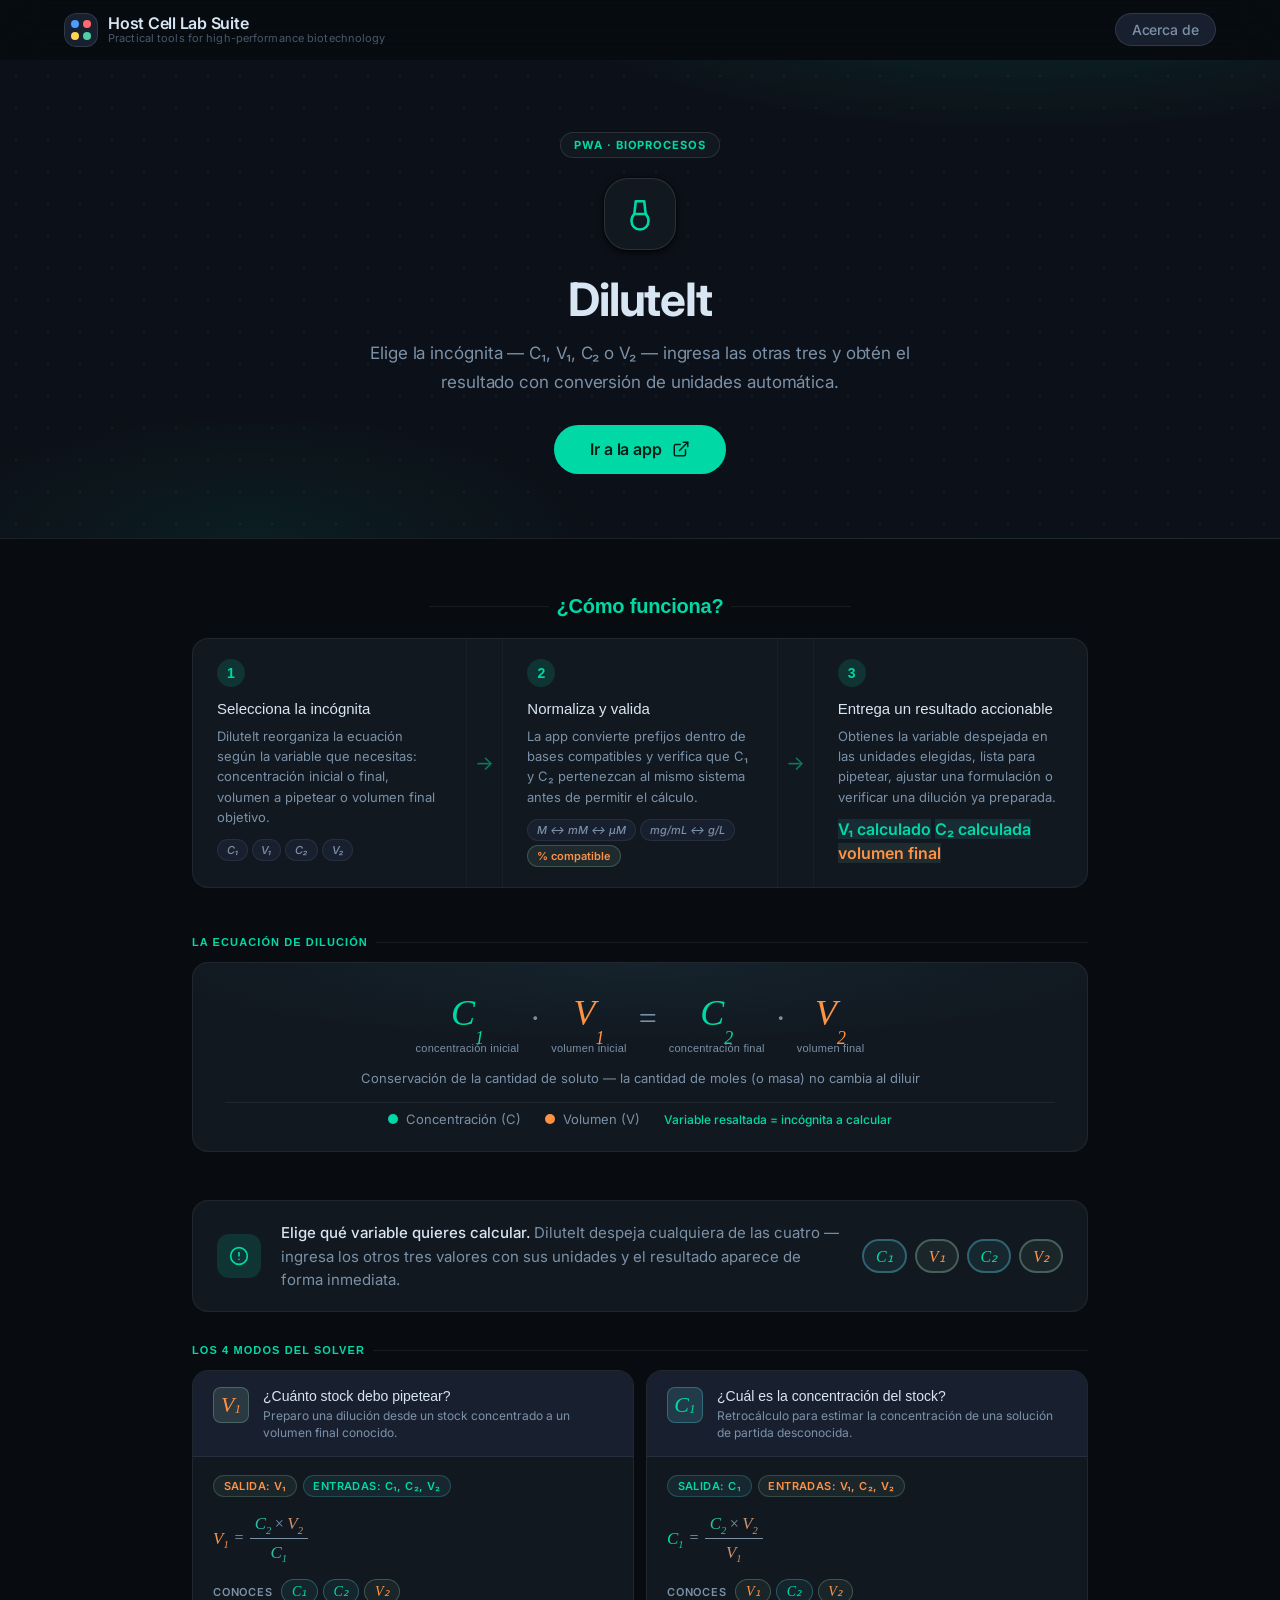
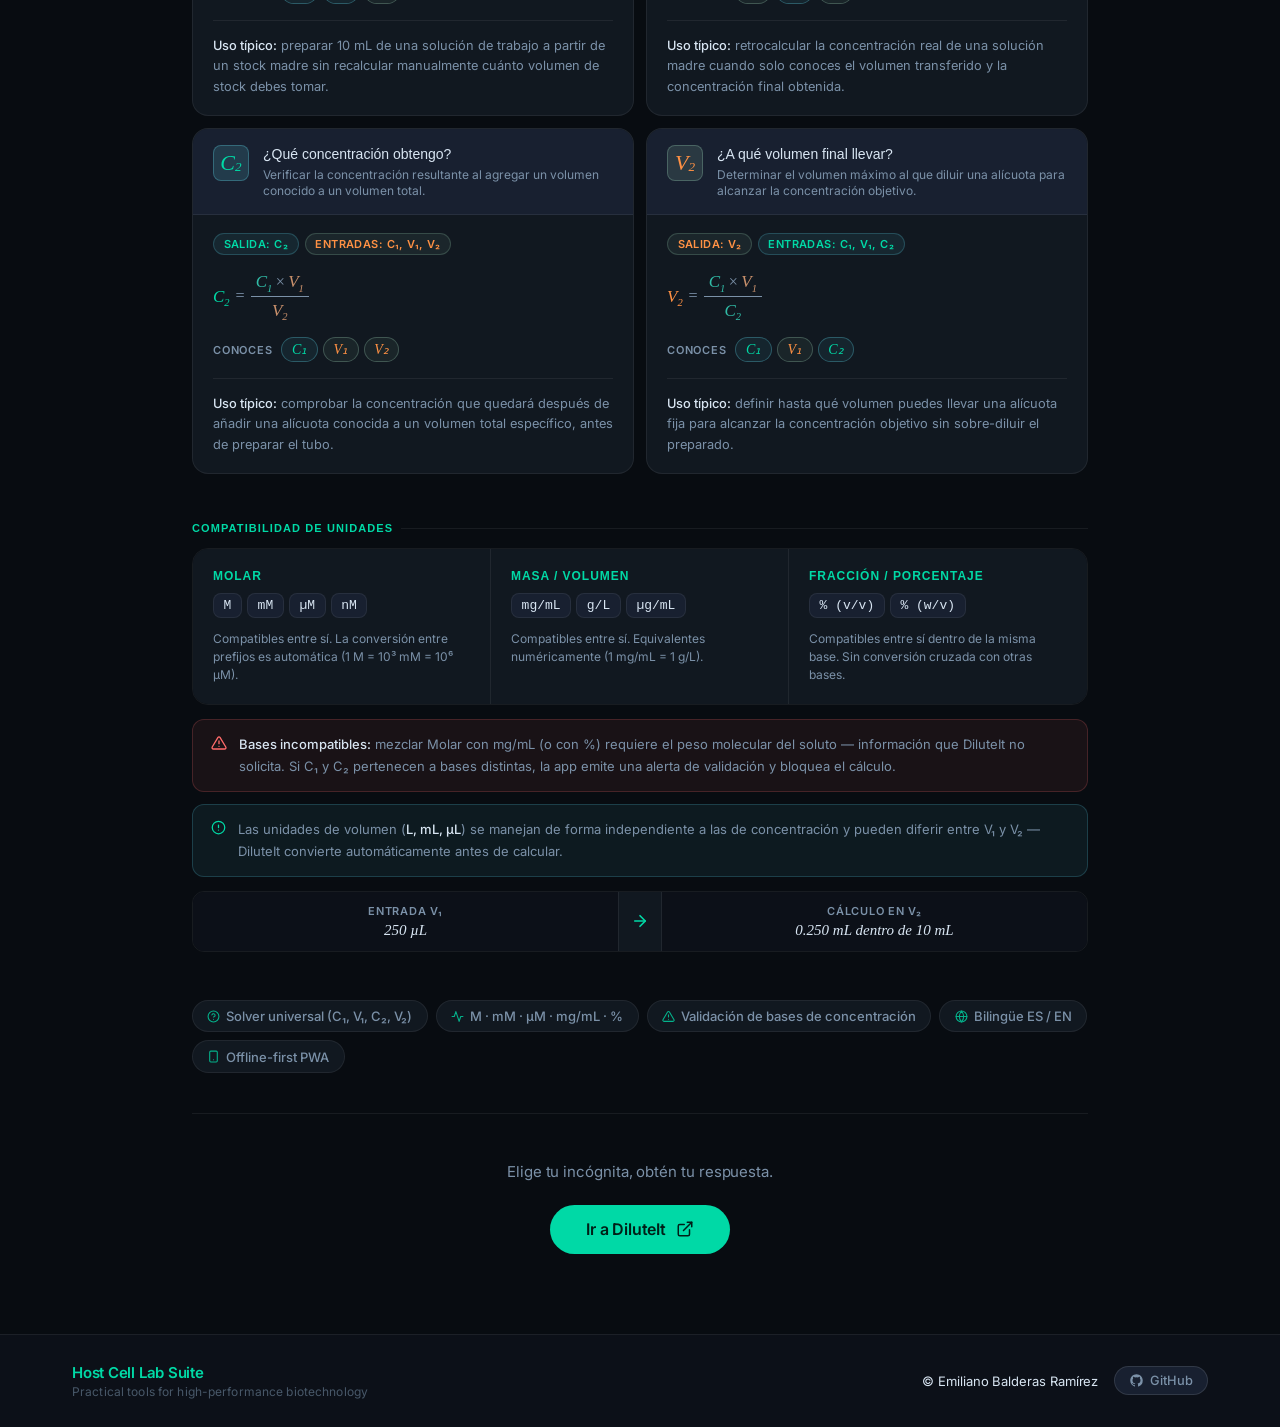
<file: tools/diluteit.html>
<!DOCTYPE html>
<html lang="es">
<head>
  <meta charset="UTF-8" />
  <meta name="viewport" content="width=device-width, initial-scale=1.0" />
  <title>DiluteIt — Solver Universal de Diluciones C₁V₁=C₂V₂ | Host Cell Lab Suite</title>
  <meta name="description" content="DiluteIt despeja cualquiera de las cuatro variables de la ecuación de dilución (C1, V1, C2, V2) con conversión automática de unidades entre M, mM, µM, mg/mL y %. Un solo cálculo, sin confusión de unidades." />
  <link rel="canonical" href="https://hostcell.app/tools/diluteit.html" />

  <link rel="preconnect" href="https://fonts.googleapis.com" />
  <link rel="preconnect" href="https://fonts.gstatic.com" crossorigin />
  <link href="https://fonts.googleapis.com/css2?family=Google+Sans:wght@400;500;700&family=Roboto:wght@300;400;500&display=swap" rel="stylesheet" />
  <link rel="stylesheet" href="../style.css" />

  <style>
    /* ══ DiluteIt page styles ═══════════════════════════════ */

    /* ── Section label ───────────────────────────────────── */
    .di-section-label {
      font-family: 'Google Sans', sans-serif;
      font-size: 0.6875rem;
      font-weight: 700;
      letter-spacing: 0.1em;
      text-transform: uppercase;
      color: var(--md-primary);
      margin-bottom: 0.875rem;
      display: flex;
      align-items: center;
      gap: 0.5rem;
    }
    .di-section-label::after {
      content: '';
      flex: 1;
      height: 1px;
      background: var(--md-outline-variant);
    }

    .di-workflow .di-section-label {
      justify-content: center;
      font-size: 1.25rem;
      letter-spacing: -0.01em;
      text-transform: none;
      margin-bottom: 1.25rem;
    }

    .di-workflow .di-section-label::before,
    .di-workflow .di-section-label::after {
      content: '';
      flex: 1;
      max-width: 120px;
      height: 1px;
      background: var(--md-outline-variant);
    }

    /* ── Workflow pipeline ───────────────────────────────── */
    .di-workflow {
      margin-bottom: 3rem;
    }

    .di-workflow__steps {
      display: grid;
      grid-template-columns: 1fr auto 1fr auto 1fr;
      align-items: stretch;
      background: var(--md-surface-container);
      border: 1px solid var(--md-outline-variant);
      border-radius: var(--md-shape-lg);
      overflow: hidden;
    }

    .di-step {
      padding: 1.25rem 1.5rem;
      display: flex;
      flex-direction: column;
      gap: 0.5rem;
    }

    .di-step__num {
      width: 28px;
      height: 28px;
      border-radius: 50%;
      background: var(--md-primary-container);
      color: var(--md-primary);
      font-family: 'Google Sans', sans-serif;
      font-size: 0.875rem;
      font-weight: 700;
      display: flex;
      align-items: center;
      justify-content: center;
      flex-shrink: 0;
      margin-bottom: 0.25rem;
    }

    .di-step__title {
      font-family: 'Google Sans', sans-serif;
      font-size: 0.9375rem;
      font-weight: 500;
      color: var(--md-on-surface);
      line-height: 1.3;
    }

    .di-step__desc {
      font-size: 0.8125rem;
      color: var(--md-on-surface-variant);
      line-height: 1.55;
    }

    .di-step__tags {
      display: flex;
      flex-wrap: wrap;
      gap: 4px;
      margin-top: 0.25rem;
    }

    .di-tag {
      font-size: 0.6875rem;
      font-weight: 500;
      padding: 0.2rem 0.55rem;
      border-radius: var(--md-shape-full);
      background: var(--md-surface-container-high);
      border: 1px solid var(--md-outline-variant);
      color: var(--md-on-surface-variant);
      font-style: italic;
    }

    .di-tag--out {
      background: rgba(92,214,233,0.10);
      border-color: rgba(92,214,233,0.25);
      color: var(--md-primary);
      font-style: normal;
      font-weight: 600;
    }

    .di-tag--vol {
      background: rgba(150,203,174,0.10);
      border-color: rgba(150,203,174,0.25);
      color: var(--md-secondary);
      font-style: normal;
      font-weight: 600;
    }

    .di-workflow__arrow {
      display: flex;
      align-items: center;
      justify-content: center;
      padding: 0 0.5rem;
      color: var(--md-primary);
      opacity: 0.5;
      border-left: 1px solid var(--md-outline-variant);
      border-right: 1px solid var(--md-outline-variant);
      font-size: 1.25rem;
    }

    /* ── Central equation display ─────────────────────────── */
    .di-central {
      margin-bottom: 3rem;
    }

    .di-central__eq-wrap {
      background: var(--md-surface-container);
      border: 1px solid var(--md-outline-variant);
      border-radius: var(--md-shape-lg);
      padding: 2rem 2rem 1.5rem;
      display: flex;
      flex-direction: column;
      align-items: center;
      gap: 1rem;
      overflow: hidden;
      position: relative;
    }

    /* Subtle tinted background */
    .di-central__eq-wrap::before {
      content: '';
      position: absolute;
      inset: 0;
      background: radial-gradient(ellipse 80% 60% at 50% 0%, rgba(92,214,233,0.06) 0%, transparent 70%);
      pointer-events: none;
    }

    .di-central__eq-row {
      display: flex;
      align-items: flex-end;
      gap: 0.75rem;
      flex-wrap: wrap;
      justify-content: center;
      position: relative;
      z-index: 1;
    }

    /* Variable block: symbol + label */
    .di-var-block {
      display: flex;
      flex-direction: column;
      align-items: center;
      gap: 0.35rem;
    }

    .di-var-block__sym {
      font-family: 'Georgia', 'Times New Roman', serif;
      font-style: italic;
      font-size: 2.25rem;
      font-weight: 400;
      line-height: 1;
    }

    .di-var-block--c .di-var-block__sym { color: var(--md-primary); }
    .di-var-block--v .di-var-block__sym { color: var(--md-secondary); }

    .di-var-block__label {
      font-family: 'Google Sans', sans-serif;
      font-size: 0.6875rem;
      font-weight: 500;
      letter-spacing: 0.02em;
      color: var(--md-on-surface-variant);
      text-align: center;
      white-space: nowrap;
    }

    .di-eq-op-large {
      font-family: 'Georgia', serif;
      font-style: normal;
      font-size: 2rem;
      color: var(--md-on-surface-variant);
      line-height: 1;
      padding-bottom: 1.25rem; /* align with symbol baseline */
    }

    .di-central__caption {
      font-size: 0.8125rem;
      color: var(--md-on-surface-variant);
      text-align: center;
      position: relative;
      z-index: 1;
    }

    /* Color legend */
    .di-legend {
      display: flex;
      align-items: center;
      gap: 1.5rem;
      flex-wrap: wrap;
      justify-content: center;
      position: relative;
      z-index: 1;
      padding-top: 0.5rem;
      border-top: 1px solid var(--md-outline-variant);
      width: 100%;
    }

    .di-legend__item {
      display: flex;
      align-items: center;
      gap: 0.5rem;
      font-size: 0.8125rem;
      color: var(--md-on-surface-variant);
    }

    .di-legend__dot {
      width: 10px; height: 10px;
      border-radius: 50%;
    }

    .di-legend__dot--c { background: var(--md-primary); }
    .di-legend__dot--v { background: var(--md-secondary); }

    /* ── Solver intro: choose unknown ────────────────────── */
    .di-choose {
      margin-bottom: 2rem;
      background: var(--md-surface-container);
      border: 1px solid var(--md-outline-variant);
      border-radius: var(--md-shape-lg);
      padding: 1.25rem 1.5rem;
      display: flex;
      align-items: center;
      gap: 1.25rem;
      flex-wrap: wrap;
    }

    .di-choose__icon {
      width: 44px; height: 44px;
      border-radius: var(--md-shape-md);
      background: var(--md-primary-container);
      color: var(--md-primary);
      display: flex; align-items: center; justify-content: center;
      flex-shrink: 0;
    }

    .di-choose__text {
      flex: 1;
      font-size: 0.9375rem;
      line-height: 1.55;
      color: var(--md-on-surface-variant);
    }

    .di-choose__text strong { color: var(--md-on-surface); font-weight: 500; }

    .di-choose__vars {
      display: flex;
      gap: 0.5rem;
      flex-shrink: 0;
      flex-wrap: wrap;
    }

    .di-choose__var {
      font-family: 'Georgia', serif;
      font-style: italic;
      font-size: 1rem;
      font-weight: 400;
      padding: 0.35rem 0.75rem;
      border-radius: var(--md-shape-full);
      border: 2px solid;
      cursor: default;
    }

    .di-choose__var--c {
      color: var(--md-primary);
      border-color: rgba(92,214,233,0.35);
      background: rgba(92,214,233,0.08);
    }

    .di-choose__var--v {
      color: var(--md-secondary);
      border-color: rgba(150,203,174,0.35);
      background: rgba(150,203,174,0.08);
    }

    /* ── Solver mode cards: 2×2 grid ────────────────────── */
    .di-modes {
      display: grid;
      grid-template-columns: 1fr 1fr;
      gap: 12px;
      margin-bottom: 3rem;
    }

    .di-mode-card {
      background: var(--md-surface-container);
      border: 1px solid var(--md-outline-variant);
      border-radius: var(--md-shape-lg);
      overflow: hidden;
      display: flex;
      flex-direction: column;
      transition: border-color var(--md-duration-short),
                  background  var(--md-duration-short);
    }

    .di-mode-card__header {
      padding: 1rem 1.25rem 0.875rem;
      background: var(--md-surface-container-high);
      border-bottom: 1px solid var(--md-outline-variant);
      display: flex;
      align-items: flex-start;
      gap: 0.875rem;
    }

    /* The unknown variable badge */
    .di-mode-card__unknown {
      font-family: 'Georgia', serif;
      font-style: italic;
      font-size: 1.375rem;
      font-weight: 400;
      line-height: 1;
      flex-shrink: 0;
      width: 36px; height: 36px;
      border-radius: var(--md-shape-sm);
      display: flex; align-items: center; justify-content: center;
    }

    .di-mode-card--c .di-mode-card__unknown {
      background: rgba(92,214,233,0.15);
      color: var(--md-primary);
      border: 1px solid rgba(92,214,233,0.30);
    }

    .di-mode-card--v .di-mode-card__unknown {
      background: rgba(150,203,174,0.15);
      color: var(--md-secondary);
      border: 1px solid rgba(150,203,174,0.30);
    }

    .di-mode-card__header-text { flex: 1; }

    .di-mode-card__question {
      font-family: 'Google Sans', sans-serif;
      font-size: 0.875rem;
      font-weight: 500;
      color: var(--md-on-surface);
      line-height: 1.3;
      margin-bottom: 0.2rem;
    }

    .di-mode-card__scenario {
      font-size: 0.75rem;
      color: var(--md-on-surface-variant);
      line-height: 1.4;
    }

    .di-mode-card__body {
      padding: 1.125rem 1.25rem;
      flex: 1;
      display: flex;
      flex-direction: column;
      gap: 1rem;
    }

    .di-mode-card__meta {
      display: flex;
      flex-wrap: wrap;
      gap: 6px;
    }

    .di-mode-card__tag {
      display: inline-flex;
      align-items: center;
      gap: 5px;
      padding: 0.2rem 0.6rem;
      border-radius: var(--md-shape-full);
      font-size: 0.6875rem;
      font-weight: 600;
      letter-spacing: 0.04em;
      text-transform: uppercase;
      background: var(--md-surface-container-high);
      border: 1px solid var(--md-outline-variant);
      color: var(--md-on-surface-variant);
    }

    .di-mode-card__tag--c {
      color: var(--md-primary);
      background: rgba(92,214,233,0.08);
      border-color: rgba(92,214,233,0.22);
    }

    .di-mode-card__tag--v {
      color: var(--md-secondary);
      background: rgba(150,203,174,0.08);
      border-color: rgba(150,203,174,0.22);
    }

    /* Equation inside each mode card */
    .eq {
      display: flex;
      align-items: center;
      flex-wrap: wrap;
      gap: 0.35em;
      font-family: 'Georgia', 'Times New Roman', serif;
      font-size: 1.0625rem;
      line-height: 1;
    }

    .eq-res-c { font-style: italic; color: var(--md-primary); font-weight: 400; }
    .eq-res-v { font-style: italic; color: var(--md-secondary); font-weight: 400; }
    .eq-var-c { font-style: italic; color: color-mix(in srgb, var(--md-primary) 60%, var(--md-on-surface-variant)); }
    .eq-var-v { font-style: italic; color: color-mix(in srgb, var(--md-secondary) 60%, var(--md-on-surface-variant)); }
    .eq-op    { font-style: normal; color: var(--md-on-surface-variant); font-size: 0.95em; }
    .eq-paren { font-style: normal; color: var(--md-on-surface-variant); font-size: 1.15em; line-height: 1; }

    .eq-frac {
      display: inline-flex;
      flex-direction: column;
      align-items: center;
      text-align: center;
      gap: 0;
      line-height: 1.25;
    }

    .eq-frac__num {
      display: flex;
      align-items: center;
      flex-wrap: wrap;
      gap: 0.2em;
      padding: 0 0.3em 0.18em;
      border-bottom: 1.5px solid var(--md-on-surface-variant);
      justify-content: center;
    }

    .eq-frac__den {
      display: flex;
      align-items: center;
      flex-wrap: wrap;
      gap: 0.2em;
      padding: 0.18em 0.3em 0;
      justify-content: center;
    }

    .eq sub, .eq sup {
      font-size: 0.62em;
      line-height: 0;
      vertical-align: baseline;
      position: relative;
    }
    .eq sub { top: 0.42em; }
    .eq sup { top: -0.58em; }

    /* Known variables pills */
    .di-knowns {
      display: flex;
      flex-wrap: wrap;
      gap: 5px;
      align-items: center;
    }

    .di-knowns__label {
      font-size: 0.6875rem;
      font-weight: 600;
      letter-spacing: 0.07em;
      text-transform: uppercase;
      color: var(--md-on-surface-variant);
      margin-right: 0.25rem;
    }

    .di-known {
      font-family: 'Georgia', serif;
      font-style: italic;
      font-size: 0.875rem;
      padding: 0.2rem 0.6rem;
      border-radius: var(--md-shape-full);
      border: 1px solid;
    }

    .di-known--c {
      color: var(--md-primary);
      border-color: rgba(92,214,233,0.30);
      background: rgba(92,214,233,0.07);
    }

    .di-known--v {
      color: var(--md-secondary);
      border-color: rgba(150,203,174,0.30);
      background: rgba(150,203,174,0.07);
    }

    .di-mode-card__note {
      font-size: 0.8rem;
      line-height: 1.6;
      color: var(--md-on-surface-variant);
      padding-top: 0.9rem;
      border-top: 1px solid var(--md-outline-variant);
    }

    .di-mode-card__note strong {
      color: var(--md-on-surface);
      font-weight: 500;
    }

    /* ── Unit compatibility section ──────────────────────── */
    .di-units {
      margin-bottom: 3rem;
    }

    .di-units__grid {
      display: grid;
      grid-template-columns: 1fr 1fr 1fr;
      gap: 0;
      border: 1px solid var(--md-outline-variant);
      border-radius: var(--md-shape-lg);
      overflow: hidden;
    }

    .di-unit-group {
      padding: 1.25rem;
      background: var(--md-surface-container);
      border-right: 1px solid var(--md-outline-variant);
    }

    .di-unit-group:last-child { border-right: none; }

    .di-unit-group__name {
      font-family: 'Google Sans', sans-serif;
      font-size: 0.75rem;
      font-weight: 700;
      letter-spacing: 0.08em;
      text-transform: uppercase;
      color: var(--md-primary);
      margin-bottom: 0.625rem;
    }

    .di-unit-group__units {
      display: flex;
      flex-wrap: wrap;
      gap: 5px;
      margin-bottom: 0.75rem;
    }

    .di-unit-pill {
      font-family: 'Roboto Mono', 'Courier New', monospace;
      font-size: 0.8125rem;
      padding: 0.25rem 0.6rem;
      border-radius: var(--md-shape-sm);
      background: var(--md-surface-container-high);
      border: 1px solid var(--md-outline-variant);
      color: var(--md-on-surface);
    }

    .di-unit-group__note {
      font-size: 0.75rem;
      line-height: 1.5;
      color: var(--md-on-surface-variant);
    }

    .di-unit-strip {
      display: grid;
      grid-template-columns: 1fr auto 1fr;
      gap: 0;
      border-radius: var(--md-shape-md);
      overflow: hidden;
      border: 1px solid var(--md-outline-variant);
      margin-top: 0.875rem;
    }

    .di-unit-cell {
      padding: 0.75rem 1rem;
      background: var(--md-surface-container-low);
      text-align: center;
    }

    .di-unit-cell__label {
      font-size: 0.6875rem;
      font-weight: 600;
      letter-spacing: 0.07em;
      text-transform: uppercase;
      color: var(--md-on-surface-variant);
      margin-bottom: 0.25rem;
    }

    .di-unit-cell__value {
      font-family: 'Georgia', serif;
      font-style: italic;
      font-size: 0.9375rem;
      color: var(--md-on-surface);
    }

    .di-unit-arrow {
      display: flex;
      align-items: center;
      justify-content: center;
      padding: 0 0.75rem;
      background: var(--md-surface-container);
      border-left: 1px solid var(--md-outline-variant);
      border-right: 1px solid var(--md-outline-variant);
      color: var(--md-primary);
    }

    /* Incompatibility callout */
    .di-incompat {
      margin-top: 0.875rem;
      border-radius: var(--md-shape-md);
      padding: 0.875rem 1.125rem;
      display: flex;
      gap: 0.75rem;
      align-items: flex-start;
      background: rgba(255,107,107,0.07);
      border: 1px solid rgba(255,107,107,0.20);
    }

    .di-incompat__icon { flex-shrink: 0; margin-top: 1px; color: #FF6B6B; }

    .di-incompat__body {
      font-size: 0.8125rem;
      line-height: 1.65;
      color: var(--md-on-surface-variant);
    }

    .di-incompat__body strong { color: var(--md-on-surface); font-weight: 500; }

    /* Callout boxes */
    .callout {
      border-radius: var(--md-shape-md);
      padding: 0.875rem 1.125rem;
      display: flex;
      gap: 0.75rem;
      align-items: flex-start;
    }

    .callout--info { background: rgba(92,214,233,0.07); border: 1px solid rgba(92,214,233,0.20); }
    .callout__icon { flex-shrink: 0; margin-top: 1px; color: var(--md-primary); }

    .callout__body {
      font-size: 0.8125rem;
      line-height: 1.65;
      color: var(--md-on-surface-variant);
    }

    .callout__body strong { color: var(--md-on-surface); font-weight: 500; }

    /* ── Feature badges ──────────────────────────────────── */
    .di-features {
      display: flex;
      flex-wrap: wrap;
      gap: 8px;
      margin-bottom: 2.5rem;
    }

    .di-feature-chip {
      display: inline-flex;
      align-items: center;
      gap: 6px;
      padding: 0.45rem 0.9rem;
      border-radius: var(--md-shape-full);
      background: var(--md-surface-container);
      border: 1px solid var(--md-outline-variant);
      font-size: 0.8125rem;
      font-weight: 500;
      color: var(--md-on-surface-variant);
    }

    .di-feature-chip svg { color: var(--md-primary); opacity: 0.8; }

    /* ── Responsive ──────────────────────────────────────── */
    @media (max-width: 720px) {
      .di-workflow__steps { grid-template-columns: 1fr; }
      .di-workflow__arrow {
        border: none;
        border-top: 1px solid var(--md-outline-variant);
        border-bottom: 1px solid var(--md-outline-variant);
        padding: 0.5rem;
        transform: rotate(90deg) scaleX(0.6);
      }
      .di-modes { grid-template-columns: 1fr; }
      .di-units__grid { grid-template-columns: 1fr; }
      .di-unit-strip { grid-template-columns: 1fr; }
      .di-unit-arrow {
        border: none;
        border-top: 1px solid var(--md-outline-variant);
        border-bottom: 1px solid var(--md-outline-variant);
        padding: 0.4rem;
      }
      .di-unit-group { border-right: none; border-bottom: 1px solid var(--md-outline-variant); }
      .di-unit-group:last-child { border-bottom: none; }
      .di-central__eq-row { gap: 0.5rem; }
      .di-var-block__sym { font-size: 1.75rem; }
      .di-eq-op-large { font-size: 1.5rem; }
    }
  </style>
</head>
<body>

  <!-- ══ TOP APP BAR ══ -->
  <header class="md-top-app-bar" id="app-bar">
    <div class="md-top-app-bar__row">
      <a class="md-top-app-bar__leading hc-home-link" href="../index.html" aria-label="Ir a la página principal de Host Cell Lab Suite">
        <div class="hc-logo-mark" aria-hidden="true">
          <div class="hc-logo-dot" style="background:#4B9EFF"></div>
          <div class="hc-logo-dot" style="background:#FF6B6B"></div>
          <div class="hc-logo-dot" style="background:#FFD54F"></div>
          <div class="hc-logo-dot" style="background:#4DD0A5"></div>
        </div>
        <div class="hc-brand">
          <span class="hc-brand__name">Host Cell Lab Suite</span>
          <span class="hc-brand__tagline">Practical tools for high-performance biotechnology</span>
        </div>
      </a>
      <a class="md-button-tonal" href="../about.html">Acerca de</a>
    </div>
  </header>

  <!-- ══ HERO ══ -->
  <section class="tool-hero tool-hero--primary">
    <div class="tool-hero__content">
      <div class="tool-hero__badge">PWA · Bioprocesos</div>
      <div class="tool-hero__icon" aria-hidden="true">
        <svg width="34" height="34" viewBox="0 0 24 24" fill="none" stroke="currentColor" stroke-width="1.8" stroke-linecap="round" stroke-linejoin="round">
          <path d="M9 3h6l1 9H8L9 3z"/>
          <path d="M8 12c0 0-2 2-2 5a6 6 0 0 0 12 0c0-3-2-5-2-5"/>
        </svg>
      </div>
      <h1 class="tool-hero__title">DiluteIt</h1>
      <p class="tool-hero__tagline">Elige la incógnita — C₁, V₁, C₂ o V₂ — ingresa las otras tres y obtén el resultado con conversión de unidades automática.</p>
      <div class="tool-hero__cta">
        <a class="md-button-filled md-button-filled--large" href="https://ebalderasr.github.io/DiluteIt/" target="_blank" rel="noopener noreferrer">
          Ir a la app
          <svg width="18" height="18" viewBox="0 0 24 24" fill="none" stroke="currentColor" stroke-width="2" stroke-linecap="round" stroke-linejoin="round" aria-hidden="true">
            <path d="M18 13v6a2 2 0 0 1-2 2H5a2 2 0 0 1-2-2V8a2 2 0 0 1 2-2h6"/>
            <polyline points="15 3 21 3 21 9"/><line x1="10" y1="14" x2="21" y2="3"/>
          </svg>
        </a>
      </div>
    </div>
  </section>

  <!-- ══ CONTENT ══ -->
  <div class="tool-content">

    <!-- ── ¿Cómo funciona? ── -->
    <section class="di-workflow" aria-labelledby="workflow-title">
      <div class="di-section-label" id="workflow-title">¿Cómo funciona?</div>

      <div class="di-workflow__steps">
        <div class="di-step">
          <div class="di-step__num">1</div>
          <div class="di-step__title">Selecciona la incógnita</div>
          <div class="di-step__desc">DiluteIt reorganiza la ecuación según la variable que necesitas: concentración inicial o final, volumen a pipetear o volumen final objetivo.</div>
          <div class="di-step__tags">
            <span class="di-tag">C₁</span>
            <span class="di-tag">V₁</span>
            <span class="di-tag">C₂</span>
            <span class="di-tag">V₂</span>
          </div>
        </div>

        <div class="di-workflow__arrow" aria-hidden="true">→</div>

        <div class="di-step">
          <div class="di-step__num">2</div>
          <div class="di-step__title">Normaliza y valida</div>
          <div class="di-step__desc">La app convierte prefijos dentro de bases compatibles y verifica que C₁ y C₂ pertenezcan al mismo sistema antes de permitir el cálculo.</div>
          <div class="di-step__tags">
            <span class="di-tag">M ↔ mM ↔ µM</span>
            <span class="di-tag">mg/mL ↔ g/L</span>
            <span class="di-tag--vol di-tag">% compatible</span>
          </div>
        </div>

        <div class="di-workflow__arrow" aria-hidden="true">→</div>

        <div class="di-step">
          <div class="di-step__num">3</div>
          <div class="di-step__title">Entrega un resultado accionable</div>
          <div class="di-step__desc">Obtienes la variable despejada en las unidades elegidas, lista para pipetear, ajustar una formulación o verificar una dilución ya preparada.</div>
          <div class="di-step__tags">
            <span class="di-tag--out">V₁ calculado</span>
            <span class="di-tag--out">C₂ calculada</span>
            <span class="di-tag--vol">volumen final</span>
          </div>
        </div>
      </div>
    </section>

    <!-- ── La ecuación central ── -->
    <section class="di-central" aria-label="Ecuación de dilución">
      <div class="di-section-label">La ecuación de dilución</div>

      <div class="di-central__eq-wrap">

        <div class="di-central__eq-row" role="img" aria-label="C1 por V1 igual a C2 por V2: conservación del soluto">

          <div class="di-var-block di-var-block--c">
            <div class="di-var-block__sym">C<sub style="font-size:0.5em;top:0.55em;position:relative;">1</sub></div>
            <div class="di-var-block__label">concentración inicial</div>
          </div>

          <div class="di-eq-op-large" aria-hidden="true">·</div>

          <div class="di-var-block di-var-block--v">
            <div class="di-var-block__sym">V<sub style="font-size:0.5em;top:0.55em;position:relative;">1</sub></div>
            <div class="di-var-block__label">volumen inicial</div>
          </div>

          <div class="di-eq-op-large" aria-hidden="true">=</div>

          <div class="di-var-block di-var-block--c">
            <div class="di-var-block__sym">C<sub style="font-size:0.5em;top:0.55em;position:relative;">2</sub></div>
            <div class="di-var-block__label">concentración final</div>
          </div>

          <div class="di-eq-op-large" aria-hidden="true">·</div>

          <div class="di-var-block di-var-block--v">
            <div class="di-var-block__sym">V<sub style="font-size:0.5em;top:0.55em;position:relative;">2</sub></div>
            <div class="di-var-block__label">volumen final</div>
          </div>

        </div>

        <div class="di-central__caption">
          Conservación de la cantidad de soluto — la cantidad de moles (o masa) no cambia al diluir
        </div>

        <div class="di-legend" aria-hidden="true">
          <div class="di-legend__item">
            <div class="di-legend__dot di-legend__dot--c"></div>
            Concentración (C)
          </div>
          <div class="di-legend__item">
            <div class="di-legend__dot di-legend__dot--v"></div>
            Volumen (V)
          </div>
          <div class="di-legend__item" style="color:var(--md-primary); font-weight:500; font-size:0.75rem;">
            Variable resaltada = incógnita a calcular
          </div>
        </div>

      </div>
    </section>

    <!-- ── Selector de incógnita ── -->
    <div class="di-choose" aria-label="Cómo usar el solver">
      <div class="di-choose__icon" aria-hidden="true">
        <svg width="20" height="20" viewBox="0 0 24 24" fill="none" stroke="currentColor" stroke-width="2" stroke-linecap="round" stroke-linejoin="round">
          <circle cx="12" cy="12" r="10"/>
          <line x1="12" y1="8" x2="12" y2="12"/>
          <line x1="12" y1="16" x2="12.01" y2="16"/>
        </svg>
      </div>
      <div class="di-choose__text">
        <strong>Elige qué variable quieres calcular.</strong> DiluteIt despeja cualquiera de las cuatro — ingresa los otros tres valores con sus unidades y el resultado aparece de forma inmediata.
      </div>
      <div class="di-choose__vars" aria-label="Variables disponibles">
        <span class="di-choose__var di-choose__var--c">C₁</span>
        <span class="di-choose__var di-choose__var--v">V₁</span>
        <span class="di-choose__var di-choose__var--c">C₂</span>
        <span class="di-choose__var di-choose__var--v">V₂</span>
      </div>
    </div>

    <!-- ── 4 modos de solver ── -->
    <section aria-labelledby="modes-title">
      <div class="di-section-label" id="modes-title">Los 4 modos del solver</div>

      <div class="di-modes">

        <!-- Modo 1: Despejar V₁ -->
        <div class="di-mode-card di-mode-card--v">
          <div class="di-mode-card__header">
            <div class="di-mode-card__unknown" aria-label="Variable a calcular: V1">V<sub style="font-size:0.6em;position:relative;top:0.3em">1</sub></div>
            <div class="di-mode-card__header-text">
              <div class="di-mode-card__question">¿Cuánto stock debo pipetear?</div>
              <div class="di-mode-card__scenario">Preparo una dilución desde un stock concentrado a un volumen final conocido.</div>
            </div>
          </div>
          <div class="di-mode-card__body">
            <div class="di-mode-card__meta" aria-label="Resumen del modo V1">
              <span class="di-mode-card__tag di-mode-card__tag--v">Salida: V₁</span>
              <span class="di-mode-card__tag di-mode-card__tag--c">Entradas: C₁, C₂, V₂</span>
            </div>
            <div class="eq" aria-label="V1 igual a C2 por V2 partido por C1">
              <span class="eq-res-v">V<sub>1</sub></span>
              <span class="eq-op">=</span>
              <div class="eq-frac">
                <div class="eq-frac__num">
                  <span class="eq-var-c">C<sub>2</sub></span>
                  <span class="eq-op">×</span>
                  <span class="eq-var-v">V<sub>2</sub></span>
                </div>
                <div class="eq-frac__den">
                  <span class="eq-var-c">C<sub>1</sub></span>
                </div>
              </div>
            </div>
            <div class="di-knowns">
              <span class="di-knowns__label">Conoces</span>
              <span class="di-known di-known--c">C₁</span>
              <span class="di-known di-known--c">C₂</span>
              <span class="di-known di-known--v">V₂</span>
            </div>
            <div class="di-mode-card__note">
              <strong>Uso típico:</strong> preparar 10 mL de una solución de trabajo a partir de un stock madre sin recalcular manualmente cuánto volumen de stock debes tomar.
            </div>
          </div>
        </div>

        <!-- Modo 2: Despejar C₁ -->
        <div class="di-mode-card di-mode-card--c">
          <div class="di-mode-card__header">
            <div class="di-mode-card__unknown" aria-label="Variable a calcular: C1">C<sub style="font-size:0.6em;position:relative;top:0.3em">1</sub></div>
            <div class="di-mode-card__header-text">
              <div class="di-mode-card__question">¿Cuál es la concentración del stock?</div>
              <div class="di-mode-card__scenario">Retrocálculo para estimar la concentración de una solución de partida desconocida.</div>
            </div>
          </div>
          <div class="di-mode-card__body">
            <div class="di-mode-card__meta" aria-label="Resumen del modo C1">
              <span class="di-mode-card__tag di-mode-card__tag--c">Salida: C₁</span>
              <span class="di-mode-card__tag di-mode-card__tag--v">Entradas: V₁, C₂, V₂</span>
            </div>
            <div class="eq" aria-label="C1 igual a C2 por V2 partido por V1">
              <span class="eq-res-c">C<sub>1</sub></span>
              <span class="eq-op">=</span>
              <div class="eq-frac">
                <div class="eq-frac__num">
                  <span class="eq-var-c">C<sub>2</sub></span>
                  <span class="eq-op">×</span>
                  <span class="eq-var-v">V<sub>2</sub></span>
                </div>
                <div class="eq-frac__den">
                  <span class="eq-var-v">V<sub>1</sub></span>
                </div>
              </div>
            </div>
            <div class="di-knowns">
              <span class="di-knowns__label">Conoces</span>
              <span class="di-known di-known--v">V₁</span>
              <span class="di-known di-known--c">C₂</span>
              <span class="di-known di-known--v">V₂</span>
            </div>
            <div class="di-mode-card__note">
              <strong>Uso típico:</strong> retrocalcular la concentración real de una solución madre cuando solo conoces el volumen transferido y la concentración final obtenida.
            </div>
          </div>
        </div>

        <!-- Modo 3: Despejar C₂ -->
        <div class="di-mode-card di-mode-card--c">
          <div class="di-mode-card__header">
            <div class="di-mode-card__unknown" aria-label="Variable a calcular: C2">C<sub style="font-size:0.6em;position:relative;top:0.3em">2</sub></div>
            <div class="di-mode-card__header-text">
              <div class="di-mode-card__question">¿Qué concentración obtengo?</div>
              <div class="di-mode-card__scenario">Verificar la concentración resultante al agregar un volumen conocido a un volumen total.</div>
            </div>
          </div>
          <div class="di-mode-card__body">
            <div class="di-mode-card__meta" aria-label="Resumen del modo C2">
              <span class="di-mode-card__tag di-mode-card__tag--c">Salida: C₂</span>
              <span class="di-mode-card__tag di-mode-card__tag--v">Entradas: C₁, V₁, V₂</span>
            </div>
            <div class="eq" aria-label="C2 igual a C1 por V1 partido por V2">
              <span class="eq-res-c">C<sub>2</sub></span>
              <span class="eq-op">=</span>
              <div class="eq-frac">
                <div class="eq-frac__num">
                  <span class="eq-var-c">C<sub>1</sub></span>
                  <span class="eq-op">×</span>
                  <span class="eq-var-v">V<sub>1</sub></span>
                </div>
                <div class="eq-frac__den">
                  <span class="eq-var-v">V<sub>2</sub></span>
                </div>
              </div>
            </div>
            <div class="di-knowns">
              <span class="di-knowns__label">Conoces</span>
              <span class="di-known di-known--c">C₁</span>
              <span class="di-known di-known--v">V₁</span>
              <span class="di-known di-known--v">V₂</span>
            </div>
            <div class="di-mode-card__note">
              <strong>Uso típico:</strong> comprobar la concentración que quedará después de añadir una alícuota conocida a un volumen total específico, antes de preparar el tubo.
            </div>
          </div>
        </div>

        <!-- Modo 4: Despejar V₂ -->
        <div class="di-mode-card di-mode-card--v">
          <div class="di-mode-card__header">
            <div class="di-mode-card__unknown" aria-label="Variable a calcular: V2">V<sub style="font-size:0.6em;position:relative;top:0.3em">2</sub></div>
            <div class="di-mode-card__header-text">
              <div class="di-mode-card__question">¿A qué volumen final llevar?</div>
              <div class="di-mode-card__scenario">Determinar el volumen máximo al que diluir una alícuota para alcanzar la concentración objetivo.</div>
            </div>
          </div>
          <div class="di-mode-card__body">
            <div class="di-mode-card__meta" aria-label="Resumen del modo V2">
              <span class="di-mode-card__tag di-mode-card__tag--v">Salida: V₂</span>
              <span class="di-mode-card__tag di-mode-card__tag--c">Entradas: C₁, V₁, C₂</span>
            </div>
            <div class="eq" aria-label="V2 igual a C1 por V1 partido por C2">
              <span class="eq-res-v">V<sub>2</sub></span>
              <span class="eq-op">=</span>
              <div class="eq-frac">
                <div class="eq-frac__num">
                  <span class="eq-var-c">C<sub>1</sub></span>
                  <span class="eq-op">×</span>
                  <span class="eq-var-v">V<sub>1</sub></span>
                </div>
                <div class="eq-frac__den">
                  <span class="eq-var-c">C<sub>2</sub></span>
                </div>
              </div>
            </div>
            <div class="di-knowns">
              <span class="di-knowns__label">Conoces</span>
              <span class="di-known di-known--c">C₁</span>
              <span class="di-known di-known--v">V₁</span>
              <span class="di-known di-known--c">C₂</span>
            </div>
            <div class="di-mode-card__note">
              <strong>Uso típico:</strong> definir hasta qué volumen puedes llevar una alícuota fija para alcanzar la concentración objetivo sin sobre-diluir el preparado.
            </div>
          </div>
        </div>

      </div>
    </section>

    <!-- ── Compatibilidad de unidades ── -->
    <section class="di-units" aria-labelledby="units-title">
      <div class="di-section-label" id="units-title">Compatibilidad de unidades</div>

      <div class="di-units__grid">

        <div class="di-unit-group">
          <div class="di-unit-group__name">Molar</div>
          <div class="di-unit-group__units">
            <span class="di-unit-pill">M</span>
            <span class="di-unit-pill">mM</span>
            <span class="di-unit-pill">µM</span>
            <span class="di-unit-pill">nM</span>
          </div>
          <div class="di-unit-group__note">Compatibles entre sí. La conversión entre prefijos es automática (1 M = 10³ mM = 10⁶ µM).</div>
        </div>

        <div class="di-unit-group">
          <div class="di-unit-group__name">Masa / Volumen</div>
          <div class="di-unit-group__units">
            <span class="di-unit-pill">mg/mL</span>
            <span class="di-unit-pill">g/L</span>
            <span class="di-unit-pill">µg/mL</span>
          </div>
          <div class="di-unit-group__note">Compatibles entre sí. Equivalentes numéricamente (1 mg/mL = 1 g/L).</div>
        </div>

        <div class="di-unit-group">
          <div class="di-unit-group__name">Fracción / Porcentaje</div>
          <div class="di-unit-group__units">
            <span class="di-unit-pill">% (v/v)</span>
            <span class="di-unit-pill">% (w/v)</span>
          </div>
          <div class="di-unit-group__note">Compatibles entre sí dentro de la misma base. Sin conversión cruzada con otras bases.</div>
        </div>

      </div>

      <div class="di-incompat">
        <svg class="di-incompat__icon" width="16" height="16" viewBox="0 0 24 24" fill="none" stroke="currentColor" stroke-width="2" stroke-linecap="round" stroke-linejoin="round" aria-hidden="true">
          <path d="M10.29 3.86L1.82 18a2 2 0 0 0 1.71 3h16.94a2 2 0 0 0 1.71-3L13.71 3.86a2 2 0 0 0-3.42 0z"/>
          <line x1="12" y1="9" x2="12" y2="13"/><line x1="12" y1="17" x2="12.01" y2="17"/>
        </svg>
        <div class="di-incompat__body">
          <strong>Bases incompatibles:</strong> mezclar Molar con mg/mL (o con %) requiere el peso molecular del soluto — información que DiluteIt no solicita. Si C₁ y C₂ pertenecen a bases distintas, la app emite una alerta de validación y bloquea el cálculo.
        </div>
      </div>

      <div class="callout callout--info" style="margin-top:0.75rem;">
        <svg class="callout__icon" width="15" height="15" viewBox="0 0 24 24" fill="none" stroke="currentColor" stroke-width="2" stroke-linecap="round" stroke-linejoin="round" aria-hidden="true">
          <circle cx="12" cy="12" r="10"/><line x1="12" y1="8" x2="12" y2="12"/><line x1="12" y1="16" x2="12.01" y2="16"/>
        </svg>
        <div class="callout__body">
          Las unidades de volumen (<strong>L, mL, µL</strong>) se manejan de forma independiente a las de concentración y pueden diferir entre V₁ y V₂ — DiluteIt convierte automáticamente antes de calcular.
        </div>
      </div>

      <div class="di-unit-strip" aria-label="Ejemplo de conversión de volumen">
        <div class="di-unit-cell">
          <div class="di-unit-cell__label">Entrada V₁</div>
          <div class="di-unit-cell__value">250 µL</div>
        </div>
        <div class="di-unit-arrow" aria-hidden="true">
          <svg width="18" height="18" viewBox="0 0 24 24" fill="none" stroke="currentColor" stroke-width="2.2" stroke-linecap="round" stroke-linejoin="round">
            <line x1="5" y1="12" x2="19" y2="12"/><polyline points="12 5 19 12 12 19"/>
          </svg>
        </div>
        <div class="di-unit-cell">
          <div class="di-unit-cell__label">Cálculo en V₂</div>
          <div class="di-unit-cell__value">0.250 mL dentro de 10 mL</div>
        </div>
      </div>

    </section>

    <!-- ── Feature badges ── -->
    <div class="di-features" aria-label="Características técnicas">
      <div class="di-feature-chip">
        <svg width="13" height="13" viewBox="0 0 24 24" fill="none" stroke="currentColor" stroke-width="2" stroke-linecap="round" stroke-linejoin="round" aria-hidden="true"><circle cx="12" cy="12" r="10"/><path d="M9.09 9a3 3 0 0 1 5.83 1c0 2-3 3-3 3"/><line x1="12" y1="17" x2="12.01" y2="17"/></svg>
        Solver universal (C₁, V₁, C₂, V₂)
      </div>
      <div class="di-feature-chip">
        <svg width="13" height="13" viewBox="0 0 24 24" fill="none" stroke="currentColor" stroke-width="2" stroke-linecap="round" stroke-linejoin="round" aria-hidden="true"><polyline points="22 12 18 12 15 21 9 3 6 12 2 12"/></svg>
        M · mM · µM · mg/mL · %
      </div>
      <div class="di-feature-chip">
        <svg width="13" height="13" viewBox="0 0 24 24" fill="none" stroke="currentColor" stroke-width="2" stroke-linecap="round" stroke-linejoin="round" aria-hidden="true"><path d="M10.29 3.86L1.82 18a2 2 0 0 0 1.71 3h16.94a2 2 0 0 0 1.71-3L13.71 3.86a2 2 0 0 0-3.42 0z"/><line x1="12" y1="9" x2="12" y2="13"/><line x1="12" y1="17" x2="12.01" y2="17"/></svg>
        Validación de bases de concentración
      </div>
      <div class="di-feature-chip">
        <svg width="13" height="13" viewBox="0 0 24 24" fill="none" stroke="currentColor" stroke-width="2" stroke-linecap="round" stroke-linejoin="round" aria-hidden="true"><circle cx="12" cy="12" r="10"/><line x1="2" y1="12" x2="22" y2="12"/><path d="M12 2a15.3 15.3 0 0 1 4 10 15.3 15.3 0 0 1-4 10 15.3 15.3 0 0 1-4-10 15.3 15.3 0 0 1 4-10z"/></svg>
        Bilingüe ES / EN
      </div>
      <div class="di-feature-chip">
        <svg width="13" height="13" viewBox="0 0 24 24" fill="none" stroke="currentColor" stroke-width="2" stroke-linecap="round" stroke-linejoin="round" aria-hidden="true"><rect x="5" y="2" width="14" height="20" rx="2"/><line x1="12" y1="18" x2="12.01" y2="18"/></svg>
        Offline-first PWA
      </div>
    </div>

    <!-- ── CTA ── -->
    <div class="tool-cta">
      <p class="tool-cta__label">Elige tu incógnita, obtén tu respuesta.</p>
      <a class="md-button-filled md-button-filled--large" href="https://ebalderasr.github.io/DiluteIt/" target="_blank" rel="noopener noreferrer">
        Ir a DiluteIt
        <svg width="18" height="18" viewBox="0 0 24 24" fill="none" stroke="currentColor" stroke-width="2" stroke-linecap="round" stroke-linejoin="round" aria-hidden="true">
          <path d="M18 13v6a2 2 0 0 1-2 2H5a2 2 0 0 1-2-2V8a2 2 0 0 1 2-2h6"/>
          <polyline points="15 3 21 3 21 9"/><line x1="10" y1="14" x2="21" y2="3"/>
        </svg>
      </a>
    </div>

  </div><!-- /.tool-content -->

  <!-- ══ FOOTER ══ -->
  <footer class="hc-footer">
    <div class="hc-footer__inner">
      <div class="hc-footer__brand">
        <a class="hc-footer__brand-link" href="../index.html">
          <span class="hc-footer__name">Host Cell Lab Suite</span>
          <span class="hc-footer__slogan">Practical tools for high-performance biotechnology</span>
        </a>
      </div>
      <a class="hc-footer__author hc-footer__author-link" href="../about.html">© Emiliano Balderas Ramírez</a>
      <a href="https://github.com/ebalderasr" target="_blank" rel="noopener noreferrer" class="hc-footer__github">
        <svg xmlns="http://www.w3.org/2000/svg" width="15" height="15" viewBox="0 0 24 24" fill="currentColor" aria-hidden="true">
          <path d="M12 2C6.477 2 2 6.484 2 12.017c0 4.425 2.865 8.18 6.839 9.504.5.092.682-.217.682-.483 0-.237-.008-.868-.013-1.703-2.782.605-3.369-1.343-3.369-1.343-.454-1.158-1.11-1.466-1.11-1.466-.908-.62.069-.608.069-.608 1.003.07 1.531 1.032 1.531 1.032.892 1.53 2.341 1.088 2.91.832.092-.647.35-1.088.636-1.338-2.22-.253-4.555-1.113-4.555-4.951 0-1.093.39-1.988 1.029-2.688-.103-.253-.446-1.272.098-2.65 0 0 .84-.27 2.75 1.026A9.564 9.564 0 0 1 12 6.844a9.59 9.59 0 0 1 2.504.337c1.909-1.296 2.747-1.027 2.747-1.027.546 1.379.202 2.398.1 2.651.64.7 1.028 1.595 1.028 2.688 0 3.848-2.339 4.695-4.566 4.943.359.309.678.92.678 1.855 0 1.338-.012 2.419-.012 2.747 0 .268.18.58.688.482A10.02 10.02 0 0 0 22 12.017C22 6.484 17.522 2 12 2Z"/>
        </svg>
        <span>GitHub</span>
      </a>
    </div>
  </footer>

  <script src="../app.js"></script>
</body>
</html>
</file>
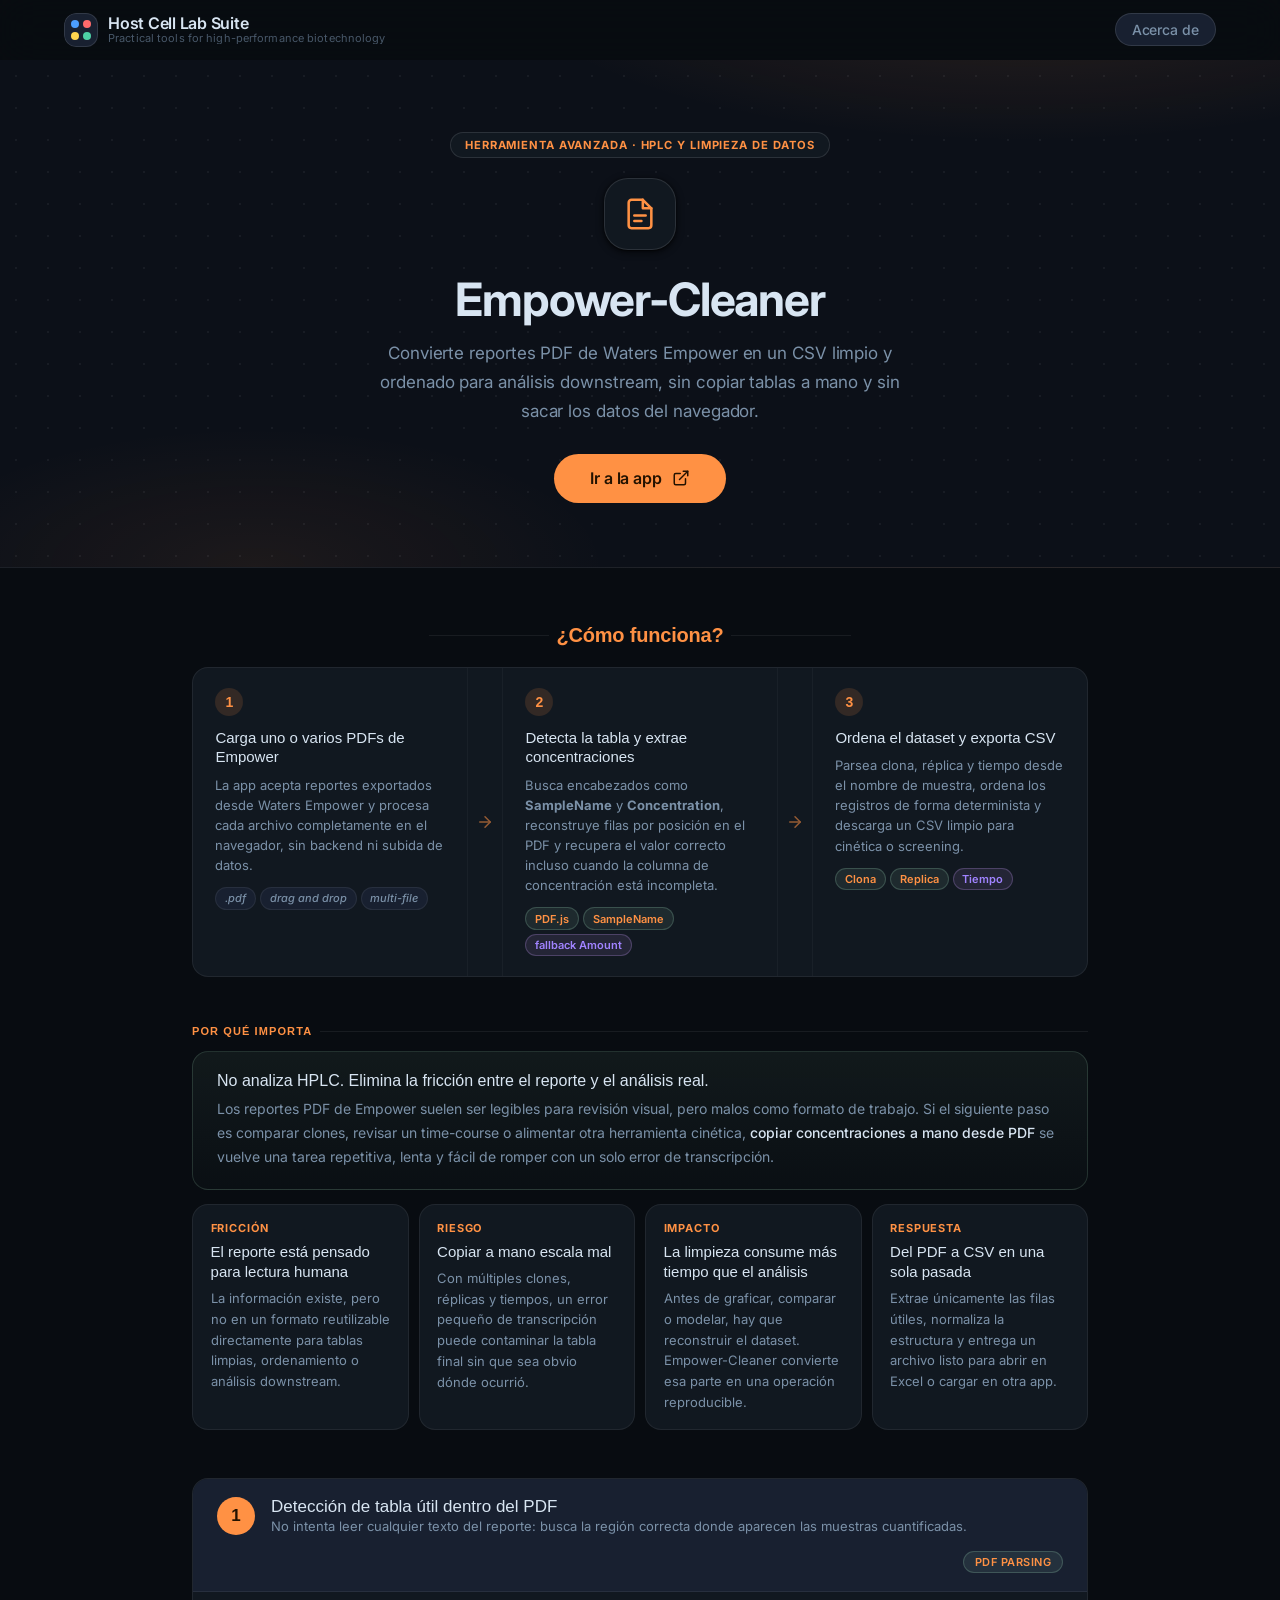
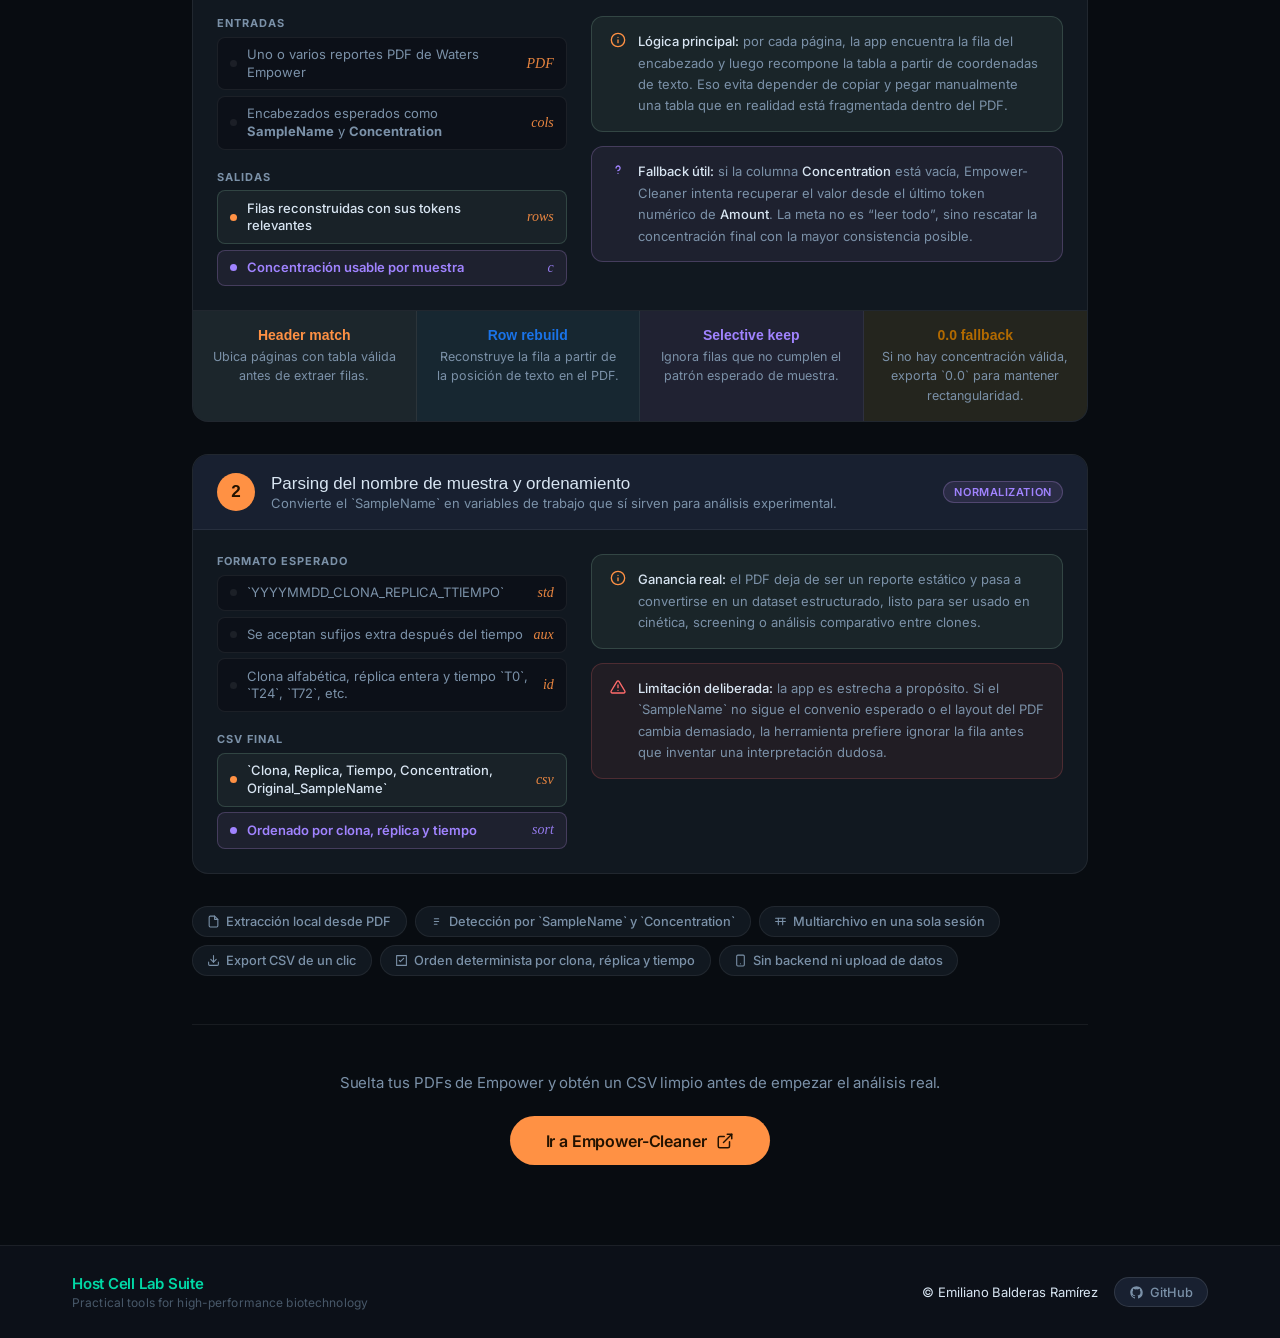
<file: tools/empower-cleaner.html>
<!DOCTYPE html>
<html lang="es">
<head>
  <meta charset="UTF-8" />
  <meta name="viewport" content="width=device-width, initial-scale=1.0" />
  <title>Empower-Cleaner — De reportes PDF de Waters Empower a CSV limpio | Host Cell Lab Suite</title>
  <meta name="description" content="Empower-Cleaner extrae concentraciones desde reportes PDF de Waters Empower HPLC, reconstruye la tabla de muestras y exporta un CSV limpio y ordenado para análisis downstream." />
  <link rel="canonical" href="https://hostcell.app/tools/empower-cleaner.html" />

  <link rel="preconnect" href="https://fonts.googleapis.com" />
  <link rel="preconnect" href="https://fonts.gstatic.com" crossorigin />
  <link href="https://fonts.googleapis.com/css2?family=Google+Sans:wght@400;500;700&family=Roboto:wght@300;400;500&display=swap" rel="stylesheet" />
  <link rel="stylesheet" href="../style.css" />

  <style>
    .ec-section-label {
      font-family: 'Google Sans', sans-serif;
      font-size: 0.6875rem;
      font-weight: 700;
      letter-spacing: 0.1em;
      text-transform: uppercase;
      color: var(--md-secondary);
      margin-bottom: 0.875rem;
      display: flex;
      align-items: center;
      gap: 0.5rem;
    }

    .ec-section-label::after {
      content: '';
      flex: 1;
      height: 1px;
      background: var(--md-outline-variant);
    }

    .ec-workflow .ec-section-label {
      justify-content: center;
      font-size: 1.25rem;
      letter-spacing: -0.01em;
      text-transform: none;
      margin-bottom: 1.25rem;
    }

    .ec-workflow .ec-section-label::before,
    .ec-workflow .ec-section-label::after {
      content: '';
      flex: 1;
      max-width: 120px;
      height: 1px;
      background: var(--md-outline-variant);
    }

    .ec-workflow {
      margin-bottom: 3rem;
    }

    .ec-workflow__steps {
      display: grid;
      grid-template-columns: 1fr auto 1fr auto 1fr;
      align-items: stretch;
      background: var(--md-surface-container);
      border: 1px solid var(--md-outline-variant);
      border-radius: var(--md-shape-lg);
      overflow: hidden;
    }

    .ec-step {
      padding: 1.25rem 1.4rem;
      display: flex;
      flex-direction: column;
      gap: 0.5rem;
    }

    .ec-step__num {
      width: 28px;
      height: 28px;
      border-radius: 50%;
      background: var(--md-secondary-container);
      color: var(--md-secondary);
      font-family: 'Google Sans', sans-serif;
      font-size: 0.875rem;
      font-weight: 700;
      display: flex;
      align-items: center;
      justify-content: center;
      margin-bottom: 0.25rem;
    }

    .ec-step__title {
      font-family: 'Google Sans', sans-serif;
      font-size: 0.9375rem;
      font-weight: 500;
      color: var(--md-on-surface);
      line-height: 1.3;
    }

    .ec-step__desc {
      font-size: 0.8125rem;
      color: var(--md-on-surface-variant);
      line-height: 1.55;
    }

    .ec-step__tags {
      display: flex;
      flex-wrap: wrap;
      gap: 4px;
      margin-top: 0.25rem;
    }

    .ec-tag {
      font-size: 0.6875rem;
      font-weight: 500;
      padding: 0.2rem 0.55rem;
      border-radius: var(--md-shape-full);
      background: var(--md-surface-container-high);
      border: 1px solid var(--md-outline-variant);
      color: var(--md-on-surface-variant);
      font-style: italic;
    }

    .ec-tag--out {
      background: rgba(150,203,174,0.10);
      border-color: rgba(150,203,174,0.24);
      color: var(--md-secondary);
      font-style: normal;
      font-weight: 600;
    }

    .ec-tag--key {
      background: rgba(203,158,255,0.10);
      border-color: rgba(203,158,255,0.24);
      color: var(--md-tertiary);
      font-style: normal;
      font-weight: 600;
    }

    .ec-workflow__arrow {
      display: flex;
      align-items: center;
      justify-content: center;
      padding: 0 0.5rem;
      color: var(--md-secondary);
      opacity: 0.55;
      border-left: 1px solid var(--md-outline-variant);
      border-right: 1px solid var(--md-outline-variant);
      font-size: 1.25rem;
    }

    .ec-importance {
      margin-bottom: 3rem;
    }

    .ec-importance__lead {
      background: linear-gradient(180deg, rgba(150,203,174,0.07), rgba(150,203,174,0.02));
      border: 1px solid rgba(150,203,174,0.18);
      border-radius: var(--md-shape-lg);
      padding: 1.25rem 1.5rem;
      margin-bottom: 0.875rem;
    }

    .ec-importance__lead-title {
      font-family: 'Google Sans', sans-serif;
      font-size: 1rem;
      font-weight: 500;
      color: var(--md-on-surface);
      margin-bottom: 0.45rem;
    }

    .ec-importance__lead-body {
      font-size: 0.875rem;
      line-height: 1.7;
      color: var(--md-on-surface-variant);
    }

    .ec-importance__lead-body strong {
      color: var(--md-on-surface);
      font-weight: 500;
    }

    .ec-importance__grid {
      display: grid;
      grid-template-columns: repeat(4, 1fr);
      gap: 10px;
    }

    .ec-risk {
      background: var(--md-surface-container);
      border: 1px solid var(--md-outline-variant);
      border-radius: var(--md-shape-lg);
      padding: 1rem 1.1rem;
    }

    .ec-risk__label {
      font-size: 0.6875rem;
      font-weight: 700;
      letter-spacing: 0.08em;
      text-transform: uppercase;
      color: var(--md-secondary);
      margin-bottom: 0.45rem;
    }

    .ec-risk__title {
      font-family: 'Google Sans', sans-serif;
      font-size: 0.9375rem;
      font-weight: 500;
      color: var(--md-on-surface);
      line-height: 1.35;
      margin-bottom: 0.35rem;
    }

    .ec-risk__body {
      font-size: 0.8125rem;
      line-height: 1.6;
      color: var(--md-on-surface-variant);
    }

    .ec-module {
      background: var(--md-surface-container);
      border: 1px solid var(--md-outline-variant);
      border-radius: var(--md-shape-lg);
      overflow: hidden;
      margin-bottom: 2rem;
    }

    .ec-module__header {
      display: flex;
      align-items: center;
      gap: 1rem;
      padding: 1.125rem 1.5rem;
      background: var(--md-surface-container-high);
      border-bottom: 1px solid var(--md-outline-variant);
      flex-wrap: wrap;
    }

    .ec-module__num {
      width: 38px;
      height: 38px;
      border-radius: 50%;
      background: var(--md-secondary);
      color: var(--md-on-secondary);
      font-family: 'Google Sans', sans-serif;
      font-size: 1.0625rem;
      font-weight: 700;
      display: flex;
      align-items: center;
      justify-content: center;
      flex-shrink: 0;
    }

    .ec-module__title {
      font-family: 'Google Sans', sans-serif;
      font-size: 1.0625rem;
      font-weight: 500;
      color: var(--md-on-surface);
      line-height: 1.2;
    }

    .ec-module__sub {
      font-size: 0.8125rem;
      color: var(--md-on-surface-variant);
      margin-top: 1px;
    }

    .ec-module__badge {
      display: inline-flex;
      align-items: center;
      gap: 5px;
      padding: 0.2rem 0.65rem;
      border-radius: var(--md-shape-full);
      font-size: 0.6875rem;
      font-weight: 600;
      letter-spacing: 0.05em;
      text-transform: uppercase;
      margin-left: auto;
      flex-shrink: 0;
    }

    .ec-module__badge--secondary {
      background: rgba(150,203,174,0.10);
      border: 1px solid rgba(150,203,174,0.24);
      color: var(--md-secondary);
    }

    .ec-module__badge--tertiary {
      background: rgba(203,158,255,0.10);
      border: 1px solid rgba(203,158,255,0.24);
      color: var(--md-tertiary);
    }

    .ec-module__body {
      padding: 1.5rem;
      display: grid;
      grid-template-columns: 1fr 1.35fr;
      gap: 1.5rem;
    }

    .ec-io {
      display: flex;
      flex-direction: column;
      gap: 1.25rem;
    }

    .ec-io__group-title {
      font-size: 0.6875rem;
      font-weight: 700;
      letter-spacing: 0.09em;
      text-transform: uppercase;
      color: var(--md-on-surface-variant);
      margin-bottom: 0.4rem;
    }

    .ec-io__list {
      display: flex;
      flex-direction: column;
      gap: 0.35rem;
    }

    .ec-io__item {
      display: flex;
      align-items: center;
      gap: 0.625rem;
      padding: 0.525rem 0.75rem;
      border-radius: var(--md-shape-sm);
      background: var(--md-surface-container-low);
      border: 1px solid var(--md-outline-variant);
    }

    .ec-io__item--out {
      background: rgba(150,203,174,0.06);
      border-color: rgba(150,203,174,0.20);
    }

    .ec-io__item--key {
      background: rgba(203,158,255,0.07);
      border-color: rgba(203,158,255,0.22);
    }

    .ec-io__dot {
      width: 7px;
      height: 7px;
      border-radius: 50%;
      flex-shrink: 0;
      background: var(--md-outline-variant);
    }

    .ec-io__item--out .ec-io__dot { background: var(--md-secondary); }
    .ec-io__item--key .ec-io__dot { background: var(--md-tertiary); }

    .ec-io__text {
      flex: 1;
      font-size: 0.8125rem;
      color: var(--md-on-surface-variant);
      line-height: 1.35;
    }

    .ec-io__item--out .ec-io__text {
      color: var(--md-on-surface);
      font-weight: 500;
    }

    .ec-io__item--key .ec-io__text {
      color: var(--md-tertiary);
      font-weight: 600;
    }

    .ec-io__sym {
      font-family: 'Georgia', serif;
      font-style: italic;
      font-size: 0.875rem;
      color: var(--md-secondary);
      opacity: 0.9;
      flex-shrink: 0;
    }

    .ec-io__item--key .ec-io__sym { color: var(--md-tertiary); }

    .callout {
      border-radius: var(--md-shape-md);
      padding: 0.875rem 1.125rem;
      display: flex;
      gap: 0.75rem;
      align-items: flex-start;
    }

    .callout--info  { background: rgba(150,203,174,0.07); border: 1px solid rgba(150,203,174,0.20); }
    .callout--warn  { background: rgba(255,107,107,0.07); border: 1px solid rgba(255,107,107,0.20); }
    .callout--idea  { background: rgba(203,158,255,0.07); border: 1px solid rgba(203,158,255,0.22); }

    .callout__icon { flex-shrink: 0; margin-top: 1px; color: var(--md-secondary); }
    .callout--warn .callout__icon { color: #FF6B6B; }
    .callout--idea .callout__icon { color: var(--md-tertiary); }

    .callout__body {
      font-size: 0.8125rem;
      line-height: 1.65;
      color: var(--md-on-surface-variant);
    }

    .callout__body strong { color: var(--md-on-surface); font-weight: 500; }

    .ec-rule-strip {
      display: grid;
      grid-template-columns: repeat(4, 1fr);
      border-top: 1px solid var(--md-outline-variant);
    }

    .ec-rule {
      padding: 1rem 1.1rem;
      border-right: 1px solid var(--md-outline-variant);
      text-align: center;
    }

    .ec-rule:last-child { border-right: none; }

    .ec-rule--ok { background: rgba(150,203,174,0.08); }
    .ec-rule--parse { background: rgba(92,214,233,0.08); }
    .ec-rule--sort { background: rgba(203,158,255,0.08); }
    .ec-rule--zero { background: rgba(255,193,7,0.08); }

    .ec-rule__name {
      font-family: 'Google Sans', sans-serif;
      font-size: 0.875rem;
      font-weight: 700;
      margin-bottom: 0.25rem;
    }

    .ec-rule--ok .ec-rule__name { color: var(--md-secondary); }
    .ec-rule--parse .ec-rule__name { color: #1A73E8; }
    .ec-rule--sort .ec-rule__name { color: var(--md-tertiary); }
    .ec-rule--zero .ec-rule__name { color: #B26A00; }

    .ec-rule__desc {
      font-size: 0.78125rem;
      line-height: 1.55;
      color: var(--md-on-surface-variant);
    }

    .ec-features {
      display: flex;
      flex-wrap: wrap;
      gap: 8px;
      margin-top: 0.5rem;
      margin-bottom: 3rem;
    }

    .ec-feature-chip {
      display: inline-flex;
      align-items: center;
      gap: 6px;
      padding: 0.45rem 0.9rem;
      border-radius: var(--md-shape-full);
      background: var(--md-surface-container);
      border: 1px solid var(--md-outline-variant);
      color: var(--md-on-surface-variant);
      font-size: 0.8rem;
      font-weight: 500;
    }

    @media (max-width: 900px) {
      .ec-importance__grid { grid-template-columns: 1fr 1fr; }
      .ec-module__body { grid-template-columns: 1fr; }
    }

    @media (max-width: 700px) {
      .ec-workflow__steps { grid-template-columns: 1fr; }
      .ec-workflow__arrow { display: none; }
      .ec-rule-strip { grid-template-columns: 1fr 1fr; }
    }

    @media (max-width: 520px) {
      .ec-importance__grid { grid-template-columns: 1fr; }
      .ec-rule-strip { grid-template-columns: 1fr; }
    }
  </style>
</head>
<body>
  <header class="md-top-app-bar">
    <div class="md-top-app-bar__row">
      <a class="md-top-app-bar__leading hc-home-link" href="../index.html" aria-label="Ir a la página principal de Host Cell Lab Suite">
        <div class="hc-logo-mark" aria-hidden="true">
          <div class="hc-logo-dot" style="background:#4B9EFF"></div>
          <div class="hc-logo-dot" style="background:#FF6B6B"></div>
          <div class="hc-logo-dot" style="background:#FFD54F"></div>
          <div class="hc-logo-dot" style="background:#4DD0A5"></div>
        </div>
        <div class="hc-brand">
          <span class="hc-brand__name">Host Cell Lab Suite</span>
          <span class="hc-brand__tagline">Practical tools for high-performance biotechnology</span>
        </div>
      </a>
      <a class="md-button-tonal" href="../about.html">Acerca de</a>
    </div>
  </header>

  <section class="tool-hero tool-hero--secondary">
    <div class="tool-hero__content">
      <div class="tool-hero__badge">Herramienta Avanzada · HPLC y limpieza de datos</div>
      <div class="tool-hero__icon" aria-hidden="true">
        <svg width="34" height="34" viewBox="0 0 24 24" fill="none" stroke="currentColor" stroke-width="1.8" stroke-linecap="round" stroke-linejoin="round">
          <path d="M14 2H6a2 2 0 0 0-2 2v16a2 2 0 0 0 2 2h12a2 2 0 0 0 2-2V8z"/>
          <polyline points="14 2 14 8 20 8"/>
          <path d="M8 13h8"/>
          <path d="M8 17h5"/>
        </svg>
      </div>
      <h1 class="tool-hero__title">Empower-Cleaner</h1>
      <p class="tool-hero__tagline">Convierte reportes PDF de Waters Empower en un CSV limpio y ordenado para análisis downstream, sin copiar tablas a mano y sin sacar los datos del navegador.</p>
      <div class="tool-hero__cta">
        <a class="md-button-filled md-button-filled--large md-button-filled--secondary" href="https://ebalderasr.github.io/Empower-Cleaner/" target="_blank" rel="noopener noreferrer">
          Ir a la app
          <svg width="18" height="18" viewBox="0 0 24 24" fill="none" stroke="currentColor" stroke-width="2" stroke-linecap="round" stroke-linejoin="round" aria-hidden="true">
            <path d="M18 13v6a2 2 0 0 1-2 2H5a2 2 0 0 1-2-2V8a2 2 0 0 1 2-2h6"/>
            <polyline points="15 3 21 3 21 9"/><line x1="10" y1="14" x2="21" y2="3"/>
          </svg>
        </a>
      </div>
    </div>
  </section>

  <div class="tool-content">
    <section class="ec-workflow" aria-label="Pipeline de extracción Empower-Cleaner">
      <div class="ec-section-label">¿Cómo funciona?</div>

      <div class="ec-workflow__steps">
        <div class="ec-step">
          <div class="ec-step__num">1</div>
          <div class="ec-step__title">Carga uno o varios PDFs de Empower</div>
          <div class="ec-step__desc">La app acepta reportes exportados desde Waters Empower y procesa cada archivo completamente en el navegador, sin backend ni subida de datos.</div>
          <div class="ec-step__tags">
            <span class="ec-tag">.pdf</span>
            <span class="ec-tag">drag and drop</span>
            <span class="ec-tag">multi-file</span>
          </div>
        </div>

        <div class="ec-workflow__arrow" aria-hidden="true">
          <svg width="18" height="18" viewBox="0 0 24 24" fill="none" stroke="currentColor" stroke-width="2" stroke-linecap="round" stroke-linejoin="round">
            <line x1="5" y1="12" x2="19" y2="12"/><polyline points="12 5 19 12 12 19"/>
          </svg>
        </div>

        <div class="ec-step">
          <div class="ec-step__num">2</div>
          <div class="ec-step__title">Detecta la tabla y extrae concentraciones</div>
          <div class="ec-step__desc">Busca encabezados como <strong>SampleName</strong> y <strong>Concentration</strong>, reconstruye filas por posición en el PDF y recupera el valor correcto incluso cuando la columna de concentración está incompleta.</div>
          <div class="ec-step__tags">
            <span class="ec-tag ec-tag--out">PDF.js</span>
            <span class="ec-tag ec-tag--out">SampleName</span>
            <span class="ec-tag ec-tag--key">fallback Amount</span>
          </div>
        </div>

        <div class="ec-workflow__arrow" aria-hidden="true">
          <svg width="18" height="18" viewBox="0 0 24 24" fill="none" stroke="currentColor" stroke-width="2" stroke-linecap="round" stroke-linejoin="round">
            <line x1="5" y1="12" x2="19" y2="12"/><polyline points="12 5 19 12 12 19"/>
          </svg>
        </div>

        <div class="ec-step">
          <div class="ec-step__num">3</div>
          <div class="ec-step__title">Ordena el dataset y exporta CSV</div>
          <div class="ec-step__desc">Parsea clona, réplica y tiempo desde el nombre de muestra, ordena los registros de forma determinista y descarga un CSV limpio para cinética o screening.</div>
          <div class="ec-step__tags">
            <span class="ec-tag ec-tag--out">Clona</span>
            <span class="ec-tag ec-tag--out">Replica</span>
            <span class="ec-tag ec-tag--key">Tiempo</span>
          </div>
        </div>
      </div>
    </section>

    <section class="ec-importance" aria-labelledby="importance-title">
      <div class="ec-section-label" id="importance-title">Por qué importa</div>

      <div class="ec-importance__lead">
        <div class="ec-importance__lead-title">No analiza HPLC. Elimina la fricción entre el reporte y el análisis real.</div>
        <div class="ec-importance__lead-body">
          Los reportes PDF de Empower suelen ser legibles para revisión visual, pero malos como formato de trabajo. Si el siguiente paso es comparar clones, revisar un time-course o alimentar otra herramienta cinética, <strong>copiar concentraciones a mano desde PDF</strong> se vuelve una tarea repetitiva, lenta y fácil de romper con un solo error de transcripción.
        </div>
      </div>

      <div class="ec-importance__grid">
        <div class="ec-risk">
          <div class="ec-risk__label">Fricción</div>
          <div class="ec-risk__title">El reporte está pensado para lectura humana</div>
          <div class="ec-risk__body">La información existe, pero no en un formato reutilizable directamente para tablas limpias, ordenamiento o análisis downstream.</div>
        </div>

        <div class="ec-risk">
          <div class="ec-risk__label">Riesgo</div>
          <div class="ec-risk__title">Copiar a mano escala mal</div>
          <div class="ec-risk__body">Con múltiples clones, réplicas y tiempos, un error pequeño de transcripción puede contaminar la tabla final sin que sea obvio dónde ocurrió.</div>
        </div>

        <div class="ec-risk">
          <div class="ec-risk__label">Impacto</div>
          <div class="ec-risk__title">La limpieza consume más tiempo que el análisis</div>
          <div class="ec-risk__body">Antes de graficar, comparar o modelar, hay que reconstruir el dataset. Empower-Cleaner convierte esa parte en una operación reproducible.</div>
        </div>

        <div class="ec-risk">
          <div class="ec-risk__label">Respuesta</div>
          <div class="ec-risk__title">Del PDF a CSV en una sola pasada</div>
          <div class="ec-risk__body">Extrae únicamente las filas útiles, normaliza la estructura y entrega un archivo listo para abrir en Excel o cargar en otra app.</div>
        </div>
      </div>
    </section>

    <section class="ec-module" aria-labelledby="mod1-title">
      <div class="ec-module__header">
        <div class="ec-module__num">1</div>
        <div>
          <div class="ec-module__title" id="mod1-title">Detección de tabla útil dentro del PDF</div>
          <div class="ec-module__sub">No intenta leer cualquier texto del reporte: busca la región correcta donde aparecen las muestras cuantificadas.</div>
        </div>
        <div class="ec-module__badge ec-module__badge--secondary">PDF parsing</div>
      </div>

      <div class="ec-module__body">
        <div class="ec-io">
          <div>
            <div class="ec-io__group-title">Entradas</div>
            <div class="ec-io__list">
              <div class="ec-io__item"><span class="ec-io__dot"></span><span class="ec-io__text">Uno o varios reportes PDF de Waters Empower</span><span class="ec-io__sym">PDF</span></div>
              <div class="ec-io__item"><span class="ec-io__dot"></span><span class="ec-io__text">Encabezados esperados como <strong>SampleName</strong> y <strong>Concentration</strong></span><span class="ec-io__sym">cols</span></div>
            </div>
          </div>

          <div>
            <div class="ec-io__group-title">Salidas</div>
            <div class="ec-io__list">
              <div class="ec-io__item ec-io__item--out"><span class="ec-io__dot"></span><span class="ec-io__text">Filas reconstruidas con sus tokens relevantes</span><span class="ec-io__sym">rows</span></div>
              <div class="ec-io__item ec-io__item--key"><span class="ec-io__dot"></span><span class="ec-io__text">Concentración usable por muestra</span><span class="ec-io__sym">c</span></div>
            </div>
          </div>
        </div>

        <div>
          <div class="callout callout--info" style="margin-bottom:0.9rem;">
            <svg class="callout__icon" width="16" height="16" viewBox="0 0 24 24" fill="none" stroke="currentColor" stroke-width="2" stroke-linecap="round" stroke-linejoin="round" aria-hidden="true">
              <circle cx="12" cy="12" r="10"/><line x1="12" y1="16" x2="12" y2="12"/><line x1="12" y1="8" x2="12.01" y2="8"/>
            </svg>
            <div class="callout__body">
              <strong>Lógica principal:</strong> por cada página, la app encuentra la fila del encabezado y luego recompone la tabla a partir de coordenadas de texto. Eso evita depender de copiar y pegar manualmente una tabla que en realidad está fragmentada dentro del PDF.
            </div>
          </div>

          <div class="callout callout--idea">
            <svg class="callout__icon" width="16" height="16" viewBox="0 0 24 24" fill="none" stroke="currentColor" stroke-width="2" stroke-linecap="round" stroke-linejoin="round" aria-hidden="true">
              <path d="M9.09 9a3 3 0 1 1 5.82 1c0 2-3 3-3 3"/><path d="M12 17h.01"/>
            </svg>
            <div class="callout__body">
              <strong>Fallback útil:</strong> si la columna <strong>Concentration</strong> está vacía, Empower-Cleaner intenta recuperar el valor desde el último token numérico de <strong>Amount</strong>. La meta no es “leer todo”, sino rescatar la concentración final con la mayor consistencia posible.
            </div>
          </div>
        </div>
      </div>

      <div class="ec-rule-strip">
        <div class="ec-rule ec-rule--ok">
          <div class="ec-rule__name">Header match</div>
          <div class="ec-rule__desc">Ubica páginas con tabla válida antes de extraer filas.</div>
        </div>
        <div class="ec-rule ec-rule--parse">
          <div class="ec-rule__name">Row rebuild</div>
          <div class="ec-rule__desc">Reconstruye la fila a partir de la posición de texto en el PDF.</div>
        </div>
        <div class="ec-rule ec-rule--sort">
          <div class="ec-rule__name">Selective keep</div>
          <div class="ec-rule__desc">Ignora filas que no cumplen el patrón esperado de muestra.</div>
        </div>
        <div class="ec-rule ec-rule--zero">
          <div class="ec-rule__name">0.0 fallback</div>
          <div class="ec-rule__desc">Si no hay concentración válida, exporta `0.0` para mantener rectangularidad.</div>
        </div>
      </div>
    </section>

    <section class="ec-module" aria-labelledby="mod2-title">
      <div class="ec-module__header">
        <div class="ec-module__num">2</div>
        <div>
          <div class="ec-module__title" id="mod2-title">Parsing del nombre de muestra y ordenamiento</div>
          <div class="ec-module__sub">Convierte el `SampleName` en variables de trabajo que sí sirven para análisis experimental.</div>
        </div>
        <div class="ec-module__badge ec-module__badge--tertiary">Normalization</div>
      </div>

      <div class="ec-module__body">
        <div class="ec-io">
          <div>
            <div class="ec-io__group-title">Formato esperado</div>
            <div class="ec-io__list">
              <div class="ec-io__item"><span class="ec-io__dot"></span><span class="ec-io__text">`YYYYMMDD_CLONA_REPLICA_TTIEMPO`</span><span class="ec-io__sym">std</span></div>
              <div class="ec-io__item"><span class="ec-io__dot"></span><span class="ec-io__text">Se aceptan sufijos extra después del tiempo</span><span class="ec-io__sym">aux</span></div>
              <div class="ec-io__item"><span class="ec-io__dot"></span><span class="ec-io__text">Clona alfabética, réplica entera y tiempo `T0`, `T24`, `T72`, etc.</span><span class="ec-io__sym">id</span></div>
            </div>
          </div>

          <div>
            <div class="ec-io__group-title">CSV final</div>
            <div class="ec-io__list">
              <div class="ec-io__item ec-io__item--out"><span class="ec-io__dot"></span><span class="ec-io__text">`Clona, Replica, Tiempo, Concentration, Original_SampleName`</span><span class="ec-io__sym">csv</span></div>
              <div class="ec-io__item ec-io__item--key"><span class="ec-io__dot"></span><span class="ec-io__text">Ordenado por clona, réplica y tiempo</span><span class="ec-io__sym">sort</span></div>
            </div>
          </div>
        </div>

        <div>
          <div class="callout callout--info" style="margin-bottom:0.9rem;">
            <svg class="callout__icon" width="16" height="16" viewBox="0 0 24 24" fill="none" stroke="currentColor" stroke-width="2" stroke-linecap="round" stroke-linejoin="round" aria-hidden="true">
              <circle cx="12" cy="12" r="10"/><line x1="12" y1="16" x2="12" y2="12"/><line x1="12" y1="8" x2="12.01" y2="8"/>
            </svg>
            <div class="callout__body">
              <strong>Ganancia real:</strong> el PDF deja de ser un reporte estático y pasa a convertirse en un dataset estructurado, listo para ser usado en cinética, screening o análisis comparativo entre clones.
            </div>
          </div>

          <div class="callout callout--warn">
            <svg class="callout__icon" width="16" height="16" viewBox="0 0 24 24" fill="none" stroke="currentColor" stroke-width="2" stroke-linecap="round" stroke-linejoin="round" aria-hidden="true">
              <path d="M10.29 3.86L1.82 18a2 2 0 0 0 1.71 3h16.94a2 2 0 0 0 1.71-3L13.71 3.86a2 2 0 0 0-3.42 0z"/>
              <line x1="12" y1="9" x2="12" y2="13"/><line x1="12" y1="17" x2="12.01" y2="17"/>
            </svg>
            <div class="callout__body">
              <strong>Limitación deliberada:</strong> la app es estrecha a propósito. Si el `SampleName` no sigue el convenio esperado o el layout del PDF cambia demasiado, la herramienta prefiere ignorar la fila antes que inventar una interpretación dudosa.
            </div>
          </div>
        </div>
      </div>
    </section>

    <div class="ec-features" aria-label="Características técnicas">
      <div class="ec-feature-chip">
        <svg width="13" height="13" viewBox="0 0 24 24" fill="none" stroke="currentColor" stroke-width="2" stroke-linecap="round" stroke-linejoin="round" aria-hidden="true"><path d="M14 2H6a2 2 0 0 0-2 2v16a2 2 0 0 0 2 2h12a2 2 0 0 0 2-2V8z"/><polyline points="14 2 14 8 20 8"/></svg>
        Extracción local desde PDF
      </div>
      <div class="ec-feature-chip">
        <svg width="13" height="13" viewBox="0 0 24 24" fill="none" stroke="currentColor" stroke-width="2" stroke-linecap="round" stroke-linejoin="round" aria-hidden="true"><path d="M8 7h8"/><path d="M8 12h8"/><path d="M8 17h5"/></svg>
        Detección por `SampleName` y `Concentration`
      </div>
      <div class="ec-feature-chip">
        <svg width="13" height="13" viewBox="0 0 24 24" fill="none" stroke="currentColor" stroke-width="2" stroke-linecap="round" stroke-linejoin="round" aria-hidden="true"><path d="M3 6h18"/><path d="M8 6v12"/><path d="M16 6v12"/><path d="M3 12h18"/></svg>
        Multiarchivo en una sola sesión
      </div>
      <div class="ec-feature-chip">
        <svg width="13" height="13" viewBox="0 0 24 24" fill="none" stroke="currentColor" stroke-width="2" stroke-linecap="round" stroke-linejoin="round" aria-hidden="true"><path d="M21 15v4a2 2 0 0 1-2 2H5a2 2 0 0 1-2-2v-4"/><polyline points="7 10 12 15 17 10"/><line x1="12" y1="15" x2="12" y2="3"/></svg>
        Export CSV de un clic
      </div>
      <div class="ec-feature-chip">
        <svg width="13" height="13" viewBox="0 0 24 24" fill="none" stroke="currentColor" stroke-width="2" stroke-linecap="round" stroke-linejoin="round" aria-hidden="true"><path d="M3 3h18v18H3z"/><path d="M8 12l2 2 6-6"/></svg>
        Orden determinista por clona, réplica y tiempo
      </div>
      <div class="ec-feature-chip">
        <svg width="13" height="13" viewBox="0 0 24 24" fill="none" stroke="currentColor" stroke-width="2" stroke-linecap="round" stroke-linejoin="round" aria-hidden="true"><rect x="5" y="2" width="14" height="20" rx="2"/><line x1="12" y1="18" x2="12.01" y2="18"/></svg>
        Sin backend ni upload de datos
      </div>
    </div>

    <div class="tool-cta">
      <p class="tool-cta__label">Suelta tus PDFs de Empower y obtén un CSV limpio antes de empezar el análisis real.</p>
      <a class="md-button-filled md-button-filled--large md-button-filled--secondary" href="https://ebalderasr.github.io/Empower-Cleaner/" target="_blank" rel="noopener noreferrer">
        Ir a Empower-Cleaner
        <svg width="18" height="18" viewBox="0 0 24 24" fill="none" stroke="currentColor" stroke-width="2" stroke-linecap="round" stroke-linejoin="round" aria-hidden="true">
          <path d="M18 13v6a2 2 0 0 1-2 2H5a2 2 0 0 1-2-2V8a2 2 0 0 1 2-2h6"/>
          <polyline points="15 3 21 3 21 9"/><line x1="10" y1="14" x2="21" y2="3"/>
        </svg>
      </a>
    </div>
  </div>

  <footer class="hc-footer">
    <div class="hc-footer__inner">
      <div class="hc-footer__brand">
        <a class="hc-footer__brand-link" href="../index.html">
          <span class="hc-footer__name">Host Cell Lab Suite</span>
          <span class="hc-footer__slogan">Practical tools for high-performance biotechnology</span>
        </a>
      </div>
      <a class="hc-footer__author hc-footer__author-link" href="../about.html">© Emiliano Balderas Ramírez</a>
      <a href="https://github.com/ebalderasr" target="_blank" rel="noopener noreferrer" class="hc-footer__github">
        <svg xmlns="http://www.w3.org/2000/svg" width="15" height="15" viewBox="0 0 24 24" fill="currentColor" aria-hidden="true">
          <path d="M12 2C6.477 2 2 6.484 2 12.017c0 4.425 2.865 8.18 6.839 9.504.5.092.682-.217.682-.483 0-.237-.008-.868-.013-1.703-2.782.605-3.369-1.343-3.369-1.343-.454-1.158-1.11-1.466-1.11-1.466-.908-.62.069-.608.069-.608 1.003.07 1.531 1.032 1.531 1.032.892 1.53 2.341 1.088 2.91.832.092-.647.35-1.088.636-1.338-2.22-.253-4.555-1.113-4.555-4.951 0-1.093.39-1.988 1.029-2.688-.103-.253-.446-1.272.098-2.65 0 0 .84-.27 2.75 1.026A9.564 9.564 0 0 1 12 6.844a9.59 9.59 0 0 1 2.504.337c1.909-1.296 2.747-1.027 2.747-1.027.546 1.379.202 2.398.1 2.651.64.7 1.028 1.595 1.028 2.688 0 3.848-2.339 4.695-4.566 4.943.359.309.678.92.678 1.855 0 1.338-.012 2.419-.012 2.747 0 .268.18.58.688.482A10.02 10.02 0 0 0 22 12.017C22 6.484 17.522 2 12 2Z"/>
        </svg>
        <span>GitHub</span>
      </a>
    </div>
  </footer>

  <script src="../app.js"></script>
</body>
</html>
</file>
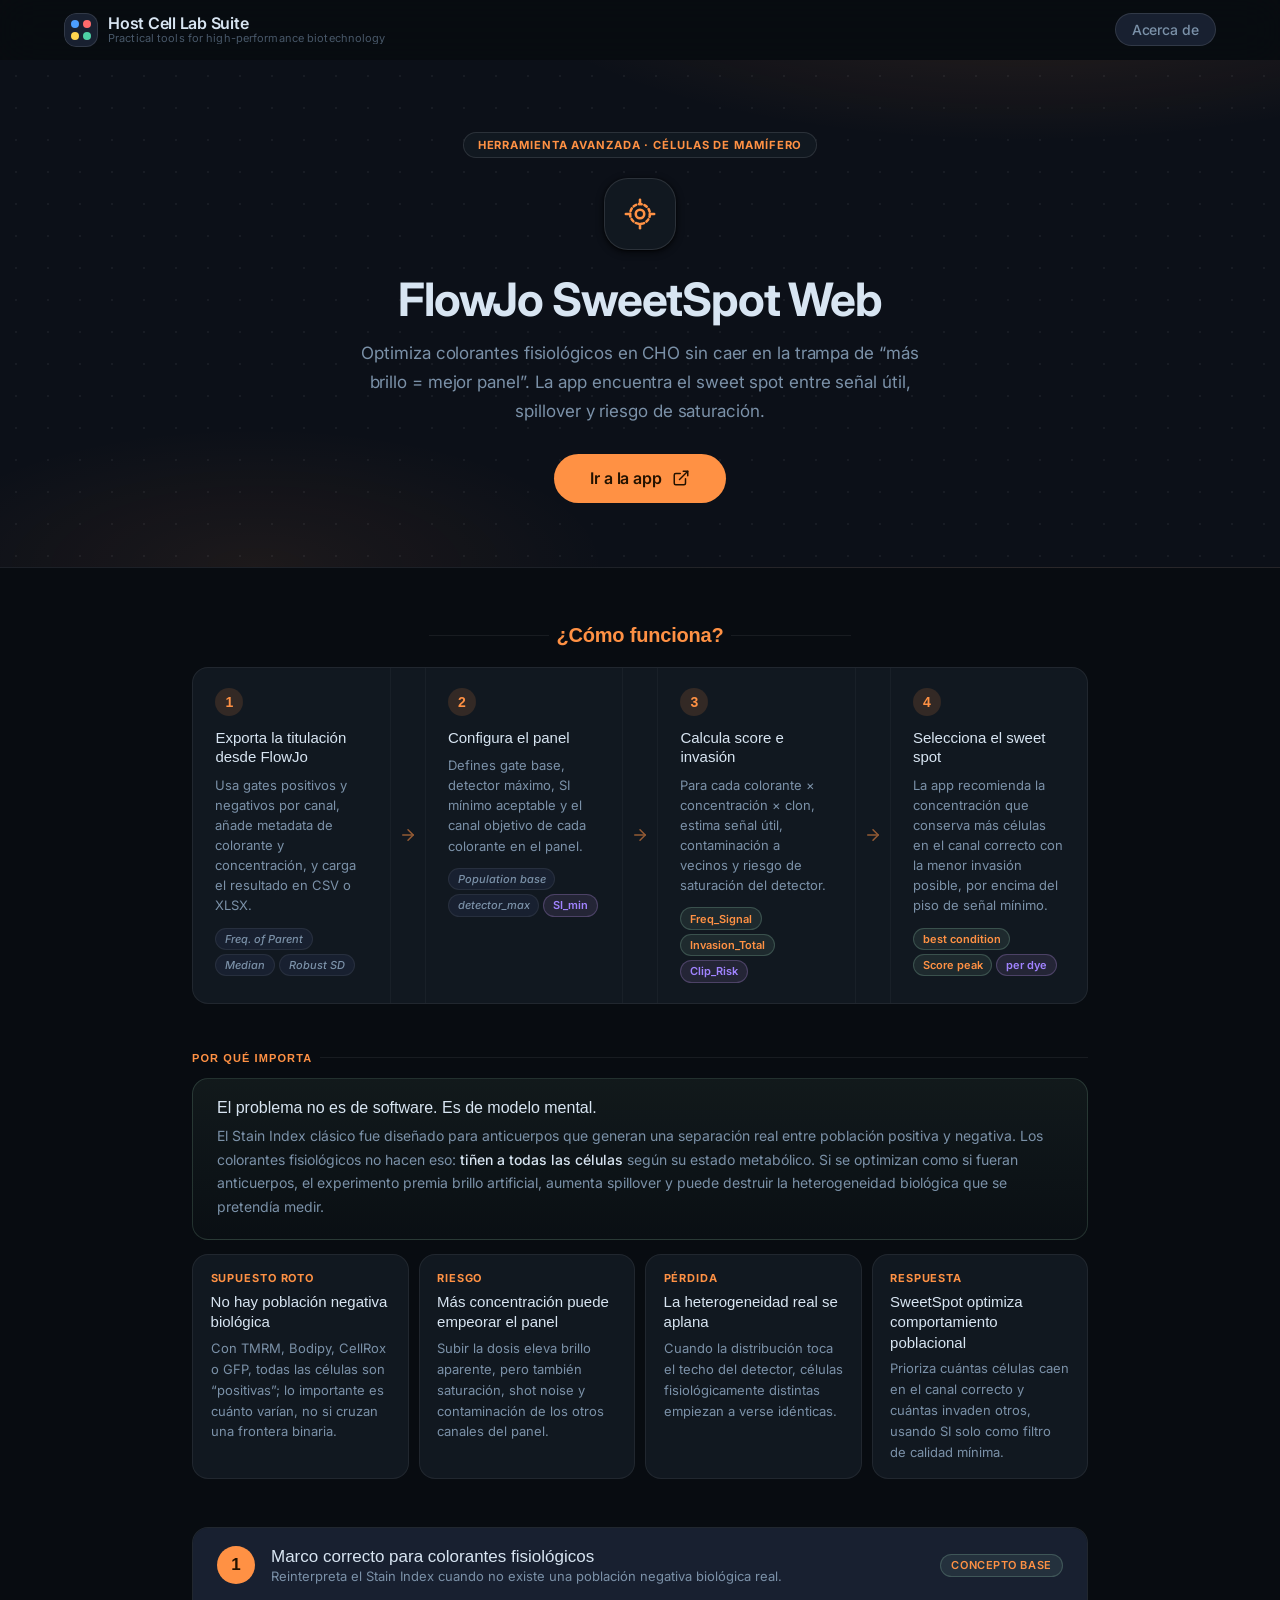
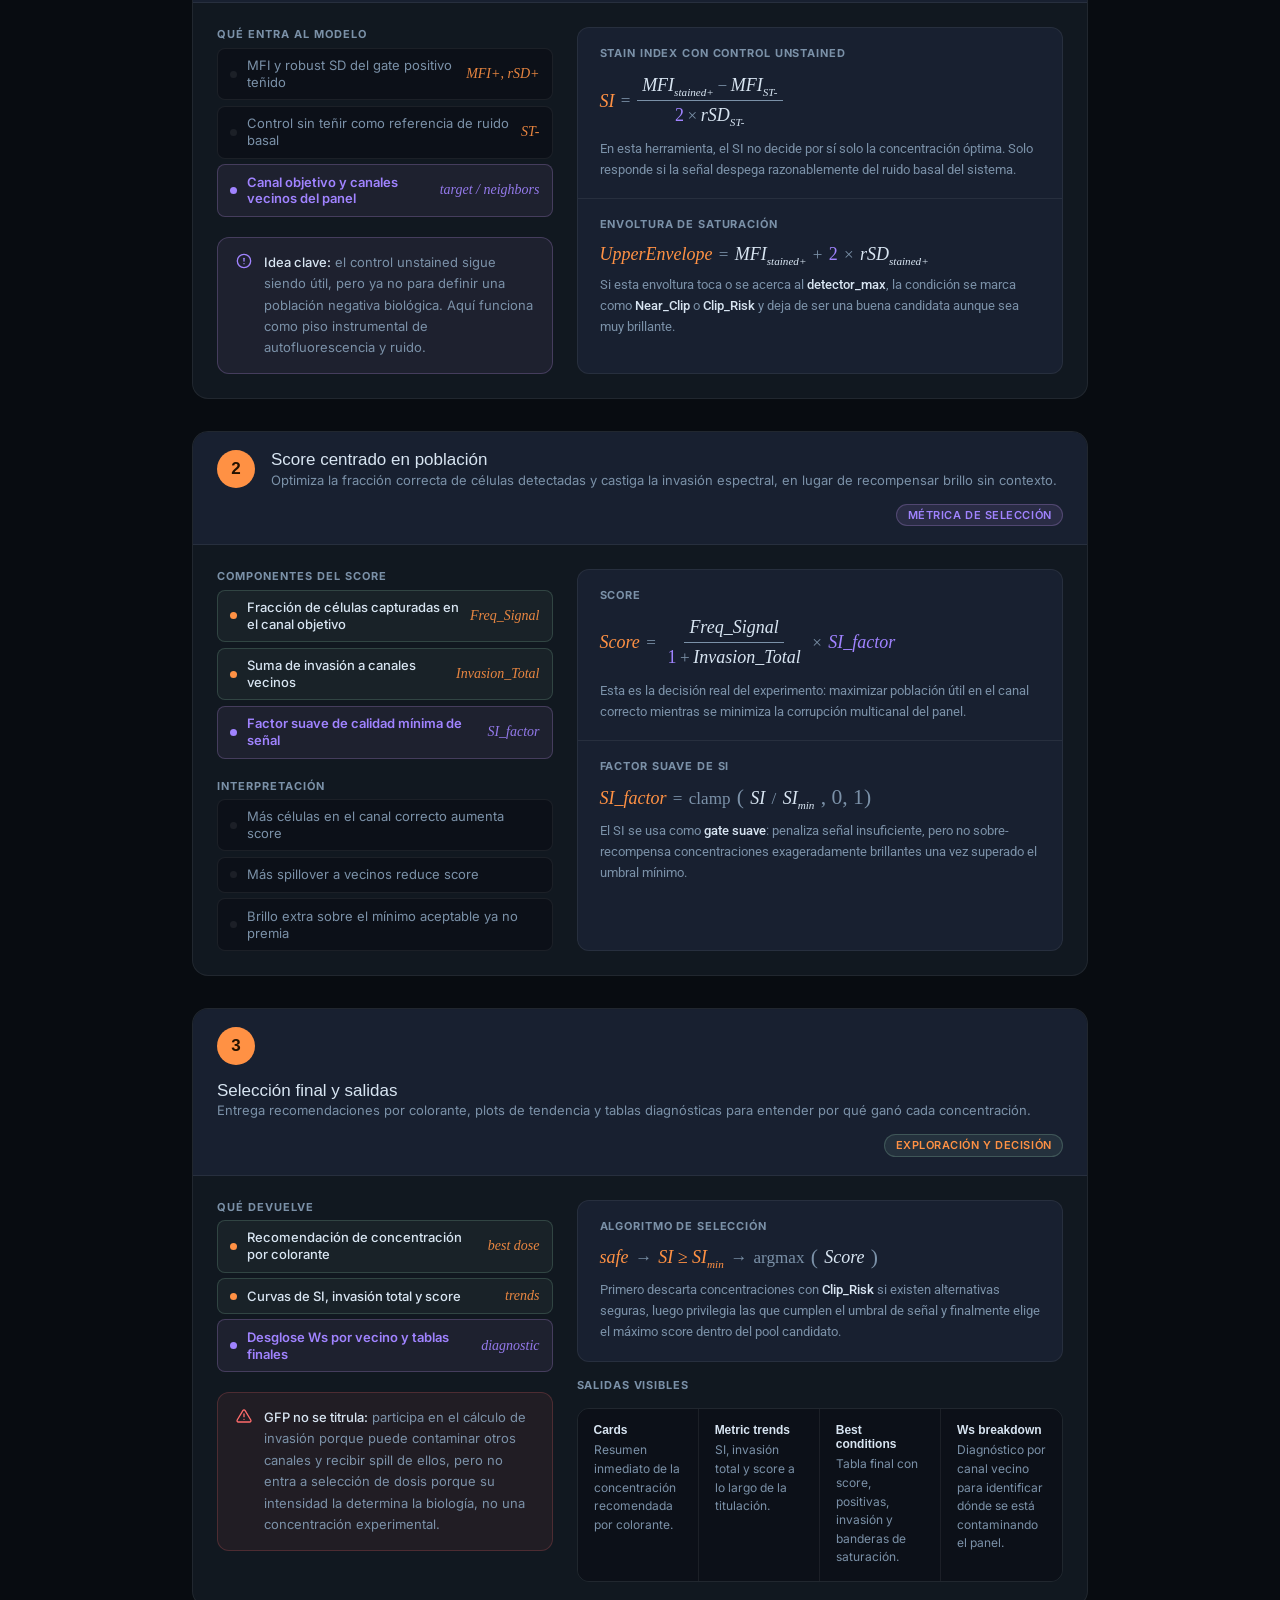
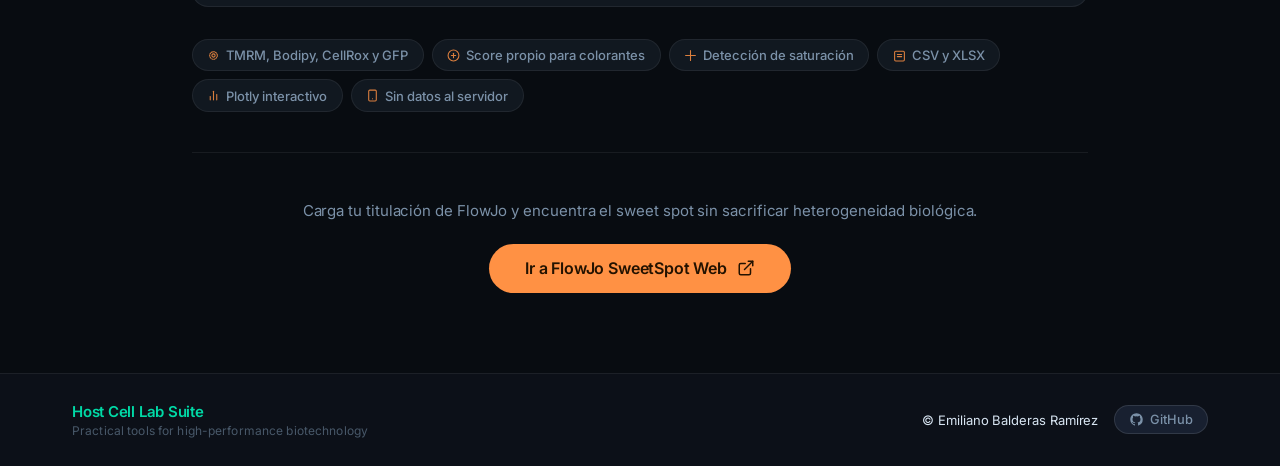
<file: tools/flowjo-sweetspot.html>
<!DOCTYPE html>
<html lang="es">
<head>
  <meta charset="UTF-8" />
  <meta name="viewport" content="width=device-width, initial-scale=1.0" />
  <title>FlowJo SweetSpot Web — Optimización de Paneles de Colorantes Fisiológicos para CHO | Host Cell Lab Suite</title>
  <meta name="description" content="FlowJo SweetSpot Web optimiza concentraciones de colorantes fisiológicos para citometría funcional en CHO. Reemplaza la lógica del Stain Index clásico con una métrica de score centrada en señal útil, invasión espectral y saturación." />
  <link rel="canonical" href="https://hostcell.app/tools/flowjo-sweetspot.html" />

  <link rel="preconnect" href="https://fonts.googleapis.com" />
  <link rel="preconnect" href="https://fonts.gstatic.com" crossorigin />
  <link href="https://fonts.googleapis.com/css2?family=Google+Sans:wght@400;500;700&family=Roboto:wght@300;400;500&display=swap" rel="stylesheet" />
  <link rel="stylesheet" href="../style.css" />

  <style>
    /* ══ FlowJo SweetSpot page styles ══════════════════════ */

    .fs-section-label {
      font-family: 'Google Sans', sans-serif;
      font-size: 0.6875rem;
      font-weight: 700;
      letter-spacing: 0.1em;
      text-transform: uppercase;
      color: var(--md-secondary);
      margin-bottom: 0.875rem;
      display: flex;
      align-items: center;
      gap: 0.5rem;
    }

    .fs-section-label::after {
      content: '';
      flex: 1;
      height: 1px;
      background: var(--md-outline-variant);
    }

    .fs-workflow .fs-section-label {
      justify-content: center;
      font-size: 1.25rem;
      letter-spacing: -0.01em;
      text-transform: none;
      margin-bottom: 1.25rem;
    }

    .fs-workflow .fs-section-label::before,
    .fs-workflow .fs-section-label::after {
      content: '';
      flex: 1;
      max-width: 120px;
      height: 1px;
      background: var(--md-outline-variant);
    }

    .fs-workflow {
      margin-bottom: 3rem;
    }

    .fs-workflow__steps {
      display: grid;
      grid-template-columns: 1fr auto 1fr auto 1fr auto 1fr;
      align-items: stretch;
      background: var(--md-surface-container);
      border: 1px solid var(--md-outline-variant);
      border-radius: var(--md-shape-lg);
      overflow: hidden;
    }

    .fs-step {
      padding: 1.25rem 1.4rem;
      display: flex;
      flex-direction: column;
      gap: 0.5rem;
    }

    .fs-step__num {
      width: 28px;
      height: 28px;
      border-radius: 50%;
      background: var(--md-secondary-container);
      color: var(--md-secondary);
      font-family: 'Google Sans', sans-serif;
      font-size: 0.875rem;
      font-weight: 700;
      display: flex;
      align-items: center;
      justify-content: center;
      margin-bottom: 0.25rem;
    }

    .fs-step__title {
      font-family: 'Google Sans', sans-serif;
      font-size: 0.9375rem;
      font-weight: 500;
      color: var(--md-on-surface);
      line-height: 1.3;
    }

    .fs-step__desc {
      font-size: 0.8125rem;
      color: var(--md-on-surface-variant);
      line-height: 1.55;
    }

    .fs-step__tags {
      display: flex;
      flex-wrap: wrap;
      gap: 4px;
      margin-top: 0.25rem;
    }

    .fs-tag {
      font-size: 0.6875rem;
      font-weight: 500;
      padding: 0.2rem 0.55rem;
      border-radius: var(--md-shape-full);
      background: var(--md-surface-container-high);
      border: 1px solid var(--md-outline-variant);
      color: var(--md-on-surface-variant);
      font-style: italic;
    }

    .fs-tag--out {
      background: rgba(150,203,174,0.10);
      border-color: rgba(150,203,174,0.24);
      color: var(--md-secondary);
      font-style: normal;
      font-weight: 600;
    }

    .fs-tag--key {
      background: rgba(203,158,255,0.10);
      border-color: rgba(203,158,255,0.24);
      color: var(--md-tertiary);
      font-style: normal;
      font-weight: 600;
    }

    .fs-workflow__arrow {
      display: flex;
      align-items: center;
      justify-content: center;
      padding: 0 0.5rem;
      color: var(--md-secondary);
      opacity: 0.55;
      border-left: 1px solid var(--md-outline-variant);
      border-right: 1px solid var(--md-outline-variant);
      font-size: 1.25rem;
    }

    .fs-importance {
      margin-bottom: 3rem;
    }

    .fs-importance__lead {
      background: linear-gradient(180deg, rgba(150,203,174,0.07), rgba(150,203,174,0.02));
      border: 1px solid rgba(150,203,174,0.18);
      border-radius: var(--md-shape-lg);
      padding: 1.25rem 1.5rem;
      margin-bottom: 0.875rem;
    }

    .fs-importance__lead-title {
      font-family: 'Google Sans', sans-serif;
      font-size: 1rem;
      font-weight: 500;
      color: var(--md-on-surface);
      margin-bottom: 0.45rem;
    }

    .fs-importance__lead-body {
      font-size: 0.875rem;
      line-height: 1.7;
      color: var(--md-on-surface-variant);
    }

    .fs-importance__lead-body strong {
      color: var(--md-on-surface);
      font-weight: 500;
    }

    .fs-importance__grid {
      display: grid;
      grid-template-columns: repeat(4, 1fr);
      gap: 10px;
    }

    .fs-risk {
      background: var(--md-surface-container);
      border: 1px solid var(--md-outline-variant);
      border-radius: var(--md-shape-lg);
      padding: 1rem 1.1rem;
    }

    .fs-risk__label {
      font-size: 0.6875rem;
      font-weight: 700;
      letter-spacing: 0.08em;
      text-transform: uppercase;
      color: var(--md-secondary);
      margin-bottom: 0.45rem;
    }

    .fs-risk__title {
      font-family: 'Google Sans', sans-serif;
      font-size: 0.9375rem;
      font-weight: 500;
      color: var(--md-on-surface);
      line-height: 1.35;
      margin-bottom: 0.35rem;
    }

    .fs-risk__body {
      font-size: 0.8125rem;
      line-height: 1.6;
      color: var(--md-on-surface-variant);
    }

    .fs-module {
      background: var(--md-surface-container);
      border: 1px solid var(--md-outline-variant);
      border-radius: var(--md-shape-lg);
      overflow: hidden;
      margin-bottom: 2rem;
    }

    .fs-module__header {
      display: flex;
      align-items: center;
      gap: 1rem;
      padding: 1.125rem 1.5rem;
      background: var(--md-surface-container-high);
      border-bottom: 1px solid var(--md-outline-variant);
      flex-wrap: wrap;
    }

    .fs-module__num {
      width: 38px;
      height: 38px;
      border-radius: 50%;
      background: var(--md-secondary);
      color: var(--md-on-secondary);
      font-family: 'Google Sans', sans-serif;
      font-size: 1.0625rem;
      font-weight: 700;
      display: flex;
      align-items: center;
      justify-content: center;
      flex-shrink: 0;
    }

    .fs-module__title {
      font-family: 'Google Sans', sans-serif;
      font-size: 1.0625rem;
      font-weight: 500;
      color: var(--md-on-surface);
      line-height: 1.2;
    }

    .fs-module__sub {
      font-size: 0.8125rem;
      color: var(--md-on-surface-variant);
      margin-top: 1px;
    }

    .fs-module__badge {
      display: inline-flex;
      align-items: center;
      gap: 5px;
      padding: 0.2rem 0.65rem;
      border-radius: var(--md-shape-full);
      font-size: 0.6875rem;
      font-weight: 600;
      letter-spacing: 0.05em;
      text-transform: uppercase;
      margin-left: auto;
      flex-shrink: 0;
    }

    .fs-module__badge--secondary {
      background: rgba(150,203,174,0.10);
      border: 1px solid rgba(150,203,174,0.24);
      color: var(--md-secondary);
    }

    .fs-module__badge--tertiary {
      background: rgba(203,158,255,0.10);
      border: 1px solid rgba(203,158,255,0.24);
      color: var(--md-tertiary);
    }

    .fs-module__body {
      padding: 1.5rem;
      display: grid;
      grid-template-columns: 1fr 1.45fr;
      gap: 1.5rem;
    }

    .fs-io {
      display: flex;
      flex-direction: column;
      gap: 1.25rem;
    }

    .fs-io__group-title {
      font-size: 0.6875rem;
      font-weight: 700;
      letter-spacing: 0.09em;
      text-transform: uppercase;
      color: var(--md-on-surface-variant);
      margin-bottom: 0.4rem;
    }

    .fs-io__list {
      display: flex;
      flex-direction: column;
      gap: 0.35rem;
    }

    .fs-io__item {
      display: flex;
      align-items: center;
      gap: 0.625rem;
      padding: 0.525rem 0.75rem;
      border-radius: var(--md-shape-sm);
      background: var(--md-surface-container-low);
      border: 1px solid var(--md-outline-variant);
    }

    .fs-io__item--out {
      background: rgba(150,203,174,0.06);
      border-color: rgba(150,203,174,0.20);
    }

    .fs-io__item--key {
      background: rgba(203,158,255,0.07);
      border-color: rgba(203,158,255,0.22);
    }

    .fs-io__dot {
      width: 7px;
      height: 7px;
      border-radius: 50%;
      flex-shrink: 0;
      background: var(--md-outline-variant);
    }

    .fs-io__item--out .fs-io__dot { background: var(--md-secondary); }
    .fs-io__item--key .fs-io__dot { background: var(--md-tertiary); }

    .fs-io__text {
      flex: 1;
      font-size: 0.8125rem;
      color: var(--md-on-surface-variant);
      line-height: 1.3;
    }

    .fs-io__item--out .fs-io__text {
      color: var(--md-on-surface);
      font-weight: 500;
    }

    .fs-io__item--key .fs-io__text {
      color: var(--md-tertiary);
      font-weight: 600;
    }

    .fs-io__sym {
      font-family: 'Georgia', serif;
      font-style: italic;
      font-size: 0.875rem;
      color: var(--md-secondary);
      opacity: 0.9;
      flex-shrink: 0;
    }

    .fs-io__item--key .fs-io__sym { color: var(--md-tertiary); }

    .eq-block {
      background: var(--md-surface-container-high);
      border-radius: var(--md-shape-md);
      border: 1px solid var(--md-outline-variant);
      display: flex;
      flex-direction: column;
      overflow: hidden;
    }

    .eq-block__item {
      padding: 1.125rem 1.375rem;
      border-bottom: 1px solid var(--md-outline-variant);
    }

    .eq-block__item:last-child { border-bottom: none; }

    .eq-block__title {
      font-size: 0.6875rem;
      font-weight: 700;
      letter-spacing: 0.08em;
      text-transform: uppercase;
      color: var(--md-on-surface-variant);
      margin-bottom: 0.875rem;
    }

    .eq {
      display: flex;
      align-items: center;
      flex-wrap: wrap;
      gap: 0.35em;
      font-family: 'Georgia', 'Times New Roman', serif;
      font-size: 1.125rem;
      line-height: 1;
    }

    .eq-res { font-style: italic; color: var(--md-secondary); }
    .eq-var { font-style: italic; color: var(--md-on-surface); }
    .eq-var--key { color: var(--md-tertiary); }
    .eq-fn { font-style: normal; color: var(--md-on-surface-variant); font-size: 0.95em; }
    .eq-const { font-style: normal; color: var(--md-tertiary); }
    .eq-op { font-style: normal; color: var(--md-on-surface-variant); font-size: 0.95em; }
    .eq-paren { font-style: normal; color: var(--md-on-surface-variant); font-size: 1.2em; line-height: 1; }

    .eq-frac {
      display: inline-flex;
      flex-direction: column;
      align-items: center;
      text-align: center;
      gap: 0;
      line-height: 1.25;
    }

    .eq-frac__num {
      display: flex;
      align-items: center;
      flex-wrap: wrap;
      gap: 0.2em;
      padding: 0 0.3em 0.18em;
      border-bottom: 1.5px solid var(--md-on-surface-variant);
      justify-content: center;
    }

    .eq-frac__den {
      display: flex;
      align-items: center;
      flex-wrap: wrap;
      gap: 0.2em;
      padding: 0.18em 0.3em 0;
      justify-content: center;
    }

    .eq sub, .eq sup {
      font-size: 0.62em;
      line-height: 0;
      vertical-align: baseline;
      position: relative;
    }

    .eq sub { top: 0.42em; }
    .eq sup { top: -0.58em; }

    .eq-note {
      margin-top: 0.75rem;
      font-family: 'Roboto', sans-serif;
      font-size: 0.8125rem;
      line-height: 1.6;
      color: var(--md-on-surface-variant);
    }

    .eq-note strong { color: var(--md-on-surface); font-weight: 500; }

    .callout {
      border-radius: var(--md-shape-md);
      padding: 0.875rem 1.125rem;
      display: flex;
      gap: 0.75rem;
      align-items: flex-start;
    }

    .callout--info { background: rgba(150,203,174,0.07); border: 1px solid rgba(150,203,174,0.20); }
    .callout--warn { background: rgba(255,107,107,0.07); border: 1px solid rgba(255,107,107,0.20); }
    .callout--idea { background: rgba(203,158,255,0.07); border: 1px solid rgba(203,158,255,0.22); }

    .callout__icon { flex-shrink: 0; margin-top: 1px; color: var(--md-secondary); }
    .callout--warn .callout__icon { color: #FF6B6B; }
    .callout--idea .callout__icon { color: var(--md-tertiary); }

    .callout__body {
      font-size: 0.8125rem;
      line-height: 1.65;
      color: var(--md-on-surface-variant);
    }

    .callout__body strong { color: var(--md-on-surface); font-weight: 500; }

    .fs-output-strip {
      display: grid;
      grid-template-columns: repeat(4, 1fr);
      gap: 0;
      border-radius: var(--md-shape-md);
      overflow: hidden;
      border: 1px solid var(--md-outline-variant);
      margin-top: 1rem;
    }

    .fs-output {
      padding: 0.875rem 1rem;
      background: var(--md-surface-container-low);
      border-right: 1px solid var(--md-outline-variant);
    }

    .fs-output:last-child { border-right: none; }

    .fs-output__name {
      font-family: 'Google Sans', sans-serif;
      font-size: 0.75rem;
      font-weight: 600;
      color: var(--md-on-surface);
      margin-bottom: 0.3rem;
    }

    .fs-output__desc {
      font-size: 0.75rem;
      line-height: 1.55;
      color: var(--md-on-surface-variant);
    }

    .fs-features {
      display: flex;
      flex-wrap: wrap;
      gap: 8px;
      margin-bottom: 2.5rem;
    }

    .fs-feature-chip {
      display: inline-flex;
      align-items: center;
      gap: 6px;
      padding: 0.45rem 0.9rem;
      border-radius: var(--md-shape-full);
      background: var(--md-surface-container);
      border: 1px solid var(--md-outline-variant);
      font-size: 0.8125rem;
      font-weight: 500;
      color: var(--md-on-surface-variant);
    }

    .fs-feature-chip svg { color: var(--md-secondary); opacity: 0.85; }

    @media (max-width: 760px) {
      .fs-workflow__steps { grid-template-columns: 1fr; }
      .fs-workflow__arrow {
        border: none;
        border-top: 1px solid var(--md-outline-variant);
        border-bottom: 1px solid var(--md-outline-variant);
        padding: 0.5rem;
        transform: rotate(90deg) scaleX(0.6);
      }
      .fs-importance__grid { grid-template-columns: 1fr; }
      .fs-module__body { grid-template-columns: 1fr; }
      .fs-output-strip { grid-template-columns: 1fr; }
      .fs-output {
        border-right: none;
        border-bottom: 1px solid var(--md-outline-variant);
      }
      .fs-output:last-child { border-bottom: none; }
    }
  </style>
</head>
<body>

  <!-- ══ TOP APP BAR ══ -->
  <header class="md-top-app-bar" id="app-bar">
    <div class="md-top-app-bar__row">
      <a class="md-top-app-bar__leading hc-home-link" href="../index.html" aria-label="Ir a la página principal de Host Cell Lab Suite">
        <div class="hc-logo-mark" aria-hidden="true">
          <div class="hc-logo-dot" style="background:#4B9EFF"></div>
          <div class="hc-logo-dot" style="background:#FF6B6B"></div>
          <div class="hc-logo-dot" style="background:#FFD54F"></div>
          <div class="hc-logo-dot" style="background:#4DD0A5"></div>
        </div>
        <div class="hc-brand">
          <span class="hc-brand__name">Host Cell Lab Suite</span>
          <span class="hc-brand__tagline">Practical tools for high-performance biotechnology</span>
        </div>
      </a>
      <a class="md-button-tonal" href="../about.html">Acerca de</a>
    </div>
  </header>

  <!-- ══ HERO ══ -->
  <section class="tool-hero tool-hero--secondary">
    <div class="tool-hero__content">
      <div class="tool-hero__badge">Herramienta Avanzada · Células de Mamífero</div>
      <div class="tool-hero__icon" aria-hidden="true">
        <svg width="34" height="34" viewBox="0 0 24 24" fill="none" stroke="currentColor" stroke-width="1.8" stroke-linecap="round" stroke-linejoin="round">
          <circle cx="12" cy="12" r="3"/>
          <circle cx="12" cy="12" r="7" stroke-dasharray="2 2"/>
          <line x1="12" y1="2" x2="12" y2="5"/>
          <line x1="12" y1="19" x2="12" y2="22"/>
          <line x1="2" y1="12" x2="5" y2="12"/>
          <line x1="19" y1="12" x2="22" y2="12"/>
        </svg>
      </div>
      <h1 class="tool-hero__title">FlowJo SweetSpot Web</h1>
      <p class="tool-hero__tagline">Optimiza colorantes fisiológicos en CHO sin caer en la trampa de “más brillo = mejor panel”. La app encuentra el sweet spot entre señal útil, spillover y riesgo de saturación.</p>
      <div class="tool-hero__cta">
        <a class="md-button-filled md-button-filled--large md-button-filled--secondary" href="https://ebalderasr.github.io/flowjo-sweetspot-web/" target="_blank" rel="noopener noreferrer">
          Ir a la app
          <svg width="18" height="18" viewBox="0 0 24 24" fill="none" stroke="currentColor" stroke-width="2" stroke-linecap="round" stroke-linejoin="round" aria-hidden="true">
            <path d="M18 13v6a2 2 0 0 1-2 2H5a2 2 0 0 1-2-2V8a2 2 0 0 1 2-2h6"/>
            <polyline points="15 3 21 3 21 9"/><line x1="10" y1="14" x2="21" y2="3"/>
          </svg>
        </a>
      </div>
    </div>
  </section>

  <!-- ══ CONTENT ══ -->
  <div class="tool-content">

    <section class="fs-workflow" aria-label="Pipeline de optimización">
      <div class="fs-section-label">¿Cómo funciona?</div>

      <div class="fs-workflow__steps">
        <div class="fs-step">
          <div class="fs-step__num">1</div>
          <div class="fs-step__title">Exporta la titulación desde FlowJo</div>
          <div class="fs-step__desc">Usa gates positivos y negativos por canal, añade metadata de colorante y concentración, y carga el resultado en CSV o XLSX.</div>
          <div class="fs-step__tags">
            <span class="fs-tag">Freq. of Parent</span>
            <span class="fs-tag">Median</span>
            <span class="fs-tag">Robust SD</span>
          </div>
        </div>

        <div class="fs-workflow__arrow" aria-hidden="true">
          <svg width="18" height="18" viewBox="0 0 24 24" fill="none" stroke="currentColor" stroke-width="2" stroke-linecap="round" stroke-linejoin="round">
            <line x1="5" y1="12" x2="19" y2="12"/><polyline points="12 5 19 12 12 19"/>
          </svg>
        </div>

        <div class="fs-step">
          <div class="fs-step__num">2</div>
          <div class="fs-step__title">Configura el panel</div>
          <div class="fs-step__desc">Defines gate base, detector máximo, SI mínimo aceptable y el canal objetivo de cada colorante en el panel.</div>
          <div class="fs-step__tags">
            <span class="fs-tag">Population base</span>
            <span class="fs-tag">detector_max</span>
            <span class="fs-tag fs-tag--key">SI_min</span>
          </div>
        </div>

        <div class="fs-workflow__arrow" aria-hidden="true">
          <svg width="18" height="18" viewBox="0 0 24 24" fill="none" stroke="currentColor" stroke-width="2" stroke-linecap="round" stroke-linejoin="round">
            <line x1="5" y1="12" x2="19" y2="12"/><polyline points="12 5 19 12 12 19"/>
          </svg>
        </div>

        <div class="fs-step">
          <div class="fs-step__num">3</div>
          <div class="fs-step__title">Calcula score e invasión</div>
          <div class="fs-step__desc">Para cada colorante × concentración × clon, estima señal útil, contaminación a vecinos y riesgo de saturación del detector.</div>
          <div class="fs-step__tags">
            <span class="fs-tag fs-tag--out">Freq_Signal</span>
            <span class="fs-tag fs-tag--out">Invasion_Total</span>
            <span class="fs-tag fs-tag--key">Clip_Risk</span>
          </div>
        </div>

        <div class="fs-workflow__arrow" aria-hidden="true">
          <svg width="18" height="18" viewBox="0 0 24 24" fill="none" stroke="currentColor" stroke-width="2" stroke-linecap="round" stroke-linejoin="round">
            <line x1="5" y1="12" x2="19" y2="12"/><polyline points="12 5 19 12 12 19"/>
          </svg>
        </div>

        <div class="fs-step">
          <div class="fs-step__num">4</div>
          <div class="fs-step__title">Selecciona el sweet spot</div>
          <div class="fs-step__desc">La app recomienda la concentración que conserva más células en el canal correcto con la menor invasión posible, por encima del piso de señal mínimo.</div>
          <div class="fs-step__tags">
            <span class="fs-tag fs-tag--out">best condition</span>
            <span class="fs-tag fs-tag--out">Score peak</span>
            <span class="fs-tag fs-tag--key">per dye</span>
          </div>
        </div>
      </div>
    </section>

    <section class="fs-importance" aria-labelledby="importance-title">
      <div class="fs-section-label" id="importance-title">Por qué importa</div>

      <div class="fs-importance__lead">
        <div class="fs-importance__lead-title">El problema no es de software. Es de modelo mental.</div>
        <div class="fs-importance__lead-body">
          El Stain Index clásico fue diseñado para anticuerpos que generan una separación real entre población positiva y negativa. Los colorantes fisiológicos no hacen eso: <strong>tiñen a todas las células</strong> según su estado metabólico. Si se optimizan como si fueran anticuerpos, el experimento premia brillo artificial, aumenta spillover y puede destruir la heterogeneidad biológica que se pretendía medir.
        </div>
      </div>

      <div class="fs-importance__grid">
        <div class="fs-risk">
          <div class="fs-risk__label">Supuesto roto</div>
          <div class="fs-risk__title">No hay población negativa biológica</div>
          <div class="fs-risk__body">Con TMRM, Bodipy, CellRox o GFP, todas las células son “positivas”; lo importante es cuánto varían, no si cruzan una frontera binaria.</div>
        </div>

        <div class="fs-risk">
          <div class="fs-risk__label">Riesgo</div>
          <div class="fs-risk__title">Más concentración puede empeorar el panel</div>
          <div class="fs-risk__body">Subir la dosis eleva brillo aparente, pero también saturación, shot noise y contaminación de los otros canales del panel.</div>
        </div>

        <div class="fs-risk">
          <div class="fs-risk__label">Pérdida</div>
          <div class="fs-risk__title">La heterogeneidad real se aplana</div>
          <div class="fs-risk__body">Cuando la distribución toca el techo del detector, células fisiológicamente distintas empiezan a verse idénticas.</div>
        </div>

        <div class="fs-risk">
          <div class="fs-risk__label">Respuesta</div>
          <div class="fs-risk__title">SweetSpot optimiza comportamiento poblacional</div>
          <div class="fs-risk__body">Prioriza cuántas células caen en el canal correcto y cuántas invaden otros, usando SI solo como filtro de calidad mínima.</div>
        </div>
      </div>
    </section>

    <section class="fs-module" aria-labelledby="mod1-title">
      <div class="fs-module__header">
        <div class="fs-module__num">1</div>
        <div>
          <div class="fs-module__title" id="mod1-title">Marco correcto para colorantes fisiológicos</div>
          <div class="fs-module__sub">Reinterpreta el Stain Index cuando no existe una población negativa biológica real.</div>
        </div>
        <div class="fs-module__badge fs-module__badge--secondary">Concepto base</div>
      </div>

      <div class="fs-module__body">
        <div class="fs-io">
          <div>
            <div class="fs-io__group-title">Qué entra al modelo</div>
            <div class="fs-io__list">
              <div class="fs-io__item">
                <div class="fs-io__dot"></div>
                <span class="fs-io__text">MFI y robust SD del gate positivo teñido</span>
                <span class="fs-io__sym">MFI+, rSD+</span>
              </div>
              <div class="fs-io__item">
                <div class="fs-io__dot"></div>
                <span class="fs-io__text">Control sin teñir como referencia de ruido basal</span>
                <span class="fs-io__sym">ST-</span>
              </div>
              <div class="fs-io__item fs-io__item--key">
                <div class="fs-io__dot"></div>
                <span class="fs-io__text">Canal objetivo y canales vecinos del panel</span>
                <span class="fs-io__sym">target / neighbors</span>
              </div>
            </div>
          </div>

          <div class="callout callout--idea" style="margin-top:0;">
            <svg class="callout__icon" width="16" height="16" viewBox="0 0 24 24" fill="none" stroke="currentColor" stroke-width="2" stroke-linecap="round" stroke-linejoin="round" aria-hidden="true">
              <circle cx="12" cy="12" r="10"/><line x1="12" y1="8" x2="12" y2="12"/><line x1="12" y1="16" x2="12.01" y2="16"/>
            </svg>
            <div class="callout__body">
              <strong>Idea clave:</strong> el control unstained sigue siendo útil, pero ya no para definir una población negativa biológica. Aquí funciona como piso instrumental de autofluorescencia y ruido.
            </div>
          </div>
        </div>

        <div class="eq-block">
          <div class="eq-block__item">
            <div class="eq-block__title">Stain Index con control unstained</div>
            <div class="eq" aria-label="SI igual MFI stained positivo menos MFI unstained negativo entre dos por robust SD unstained negativo">
              <span class="eq-res">SI</span>
              <span class="eq-op">=</span>
              <div class="eq-frac">
                <div class="eq-frac__num">
                  <span class="eq-var">MFI<sub>stained+</sub></span>
                  <span class="eq-op">−</span>
                  <span class="eq-var">MFI<sub>ST-</sub></span>
                </div>
                <div class="eq-frac__den">
                  <span class="eq-const">2</span>
                  <span class="eq-op">×</span>
                  <span class="eq-var">rSD<sub>ST-</sub></span>
                </div>
              </div>
            </div>
            <div class="eq-note">
              En esta herramienta, el SI no decide por sí solo la concentración óptima. Solo responde si la señal despega razonablemente del ruido basal del sistema.
            </div>
          </div>

          <div class="eq-block__item">
            <div class="eq-block__title">Envoltura de saturación</div>
            <div class="eq" aria-label="envoltura superior igual MFI mas dos por robust SD">
              <span class="eq-res">UpperEnvelope</span>
              <span class="eq-op">=</span>
              <span class="eq-var">MFI<sub>stained+</sub></span>
              <span class="eq-op">+</span>
              <span class="eq-const">2</span>
              <span class="eq-op">×</span>
              <span class="eq-var">rSD<sub>stained+</sub></span>
            </div>
            <div class="eq-note">
              Si esta envoltura toca o se acerca al <strong>detector_max</strong>, la condición se marca como <strong>Near_Clip</strong> o <strong>Clip_Risk</strong> y deja de ser una buena candidata aunque sea muy brillante.
            </div>
          </div>
        </div>
      </div>
    </section>

    <section class="fs-module" aria-labelledby="mod2-title">
      <div class="fs-module__header">
        <div class="fs-module__num">2</div>
        <div>
          <div class="fs-module__title" id="mod2-title">Score centrado en población</div>
          <div class="fs-module__sub">Optimiza la fracción correcta de células detectadas y castiga la invasión espectral, en lugar de recompensar brillo sin contexto.</div>
        </div>
        <div class="fs-module__badge fs-module__badge--tertiary">Métrica de selección</div>
      </div>

      <div class="fs-module__body">
        <div class="fs-io">
          <div>
            <div class="fs-io__group-title">Componentes del score</div>
            <div class="fs-io__list">
              <div class="fs-io__item fs-io__item--out">
                <div class="fs-io__dot"></div>
                <span class="fs-io__text">Fracción de células capturadas en el canal objetivo</span>
                <span class="fs-io__sym">Freq_Signal</span>
              </div>
              <div class="fs-io__item fs-io__item--out">
                <div class="fs-io__dot"></div>
                <span class="fs-io__text">Suma de invasión a canales vecinos</span>
                <span class="fs-io__sym">Invasion_Total</span>
              </div>
              <div class="fs-io__item fs-io__item--key">
                <div class="fs-io__dot"></div>
                <span class="fs-io__text">Factor suave de calidad mínima de señal</span>
                <span class="fs-io__sym">SI_factor</span>
              </div>
            </div>
          </div>

          <div>
            <div class="fs-io__group-title">Interpretación</div>
            <div class="fs-io__list">
              <div class="fs-io__item">
                <div class="fs-io__dot"></div>
                <span class="fs-io__text">Más células en el canal correcto aumenta score</span>
              </div>
              <div class="fs-io__item">
                <div class="fs-io__dot"></div>
                <span class="fs-io__text">Más spillover a vecinos reduce score</span>
              </div>
              <div class="fs-io__item">
                <div class="fs-io__dot"></div>
                <span class="fs-io__text">Brillo extra sobre el mínimo aceptable ya no premia</span>
              </div>
            </div>
          </div>
        </div>

        <div class="eq-block">
          <div class="eq-block__item">
            <div class="eq-block__title">Score</div>
            <div class="eq" aria-label="score igual frecuencia de señal entre uno mas invasión total por factor SI">
              <span class="eq-res">Score</span>
              <span class="eq-op">=</span>
              <div class="eq-frac">
                <div class="eq-frac__num">
                  <span class="eq-var">Freq_Signal</span>
                </div>
                <div class="eq-frac__den">
                  <span class="eq-const">1</span>
                  <span class="eq-op">+</span>
                  <span class="eq-var">Invasion_Total</span>
                </div>
              </div>
              <span class="eq-op">×</span>
              <span class="eq-var--key eq-var">SI_factor</span>
            </div>
            <div class="eq-note">
              Esta es la decisión real del experimento: maximizar población útil en el canal correcto mientras se minimiza la corrupción multicanal del panel.
            </div>
          </div>

          <div class="eq-block__item">
            <div class="eq-block__title">Factor suave de SI</div>
            <div class="eq" aria-label="SI factor igual clamp de SI entre SI minimo">
              <span class="eq-res">SI_factor</span>
              <span class="eq-op">=</span>
              <span class="eq-fn">clamp</span>
              <span class="eq-paren">(</span>
              <span class="eq-var">SI</span>
              <span class="eq-op">/</span>
              <span class="eq-var">SI<sub>min</sub></span>
              <span class="eq-paren">, 0, 1)</span>
            </div>
            <div class="eq-note">
              El SI se usa como <strong>gate suave</strong>: penaliza señal insuficiente, pero no sobre-recompensa concentraciones exageradamente brillantes una vez superado el umbral mínimo.
            </div>
          </div>
        </div>
      </div>
    </section>

    <section class="fs-module" aria-labelledby="mod3-title">
      <div class="fs-module__header">
        <div class="fs-module__num">3</div>
        <div>
          <div class="fs-module__title" id="mod3-title">Selección final y salidas</div>
          <div class="fs-module__sub">Entrega recomendaciones por colorante, plots de tendencia y tablas diagnósticas para entender por qué ganó cada concentración.</div>
        </div>
        <div class="fs-module__badge fs-module__badge--secondary">Exploración y decisión</div>
      </div>

      <div class="fs-module__body">
        <div class="fs-io">
          <div>
            <div class="fs-io__group-title">Qué devuelve</div>
            <div class="fs-io__list">
              <div class="fs-io__item fs-io__item--out">
                <div class="fs-io__dot"></div>
                <span class="fs-io__text">Recomendación de concentración por colorante</span>
                <span class="fs-io__sym">best dose</span>
              </div>
              <div class="fs-io__item fs-io__item--out">
                <div class="fs-io__dot"></div>
                <span class="fs-io__text">Curvas de SI, invasión total y score</span>
                <span class="fs-io__sym">trends</span>
              </div>
              <div class="fs-io__item fs-io__item--key">
                <div class="fs-io__dot"></div>
                <span class="fs-io__text">Desglose Ws por vecino y tablas finales</span>
                <span class="fs-io__sym">diagnostic</span>
              </div>
            </div>
          </div>

          <div class="callout callout--warn" style="margin-top:0;">
            <svg class="callout__icon" width="16" height="16" viewBox="0 0 24 24" fill="none" stroke="currentColor" stroke-width="2" stroke-linecap="round" stroke-linejoin="round" aria-hidden="true">
              <path d="M10.29 3.86L1.82 18a2 2 0 0 0 1.71 3h16.94a2 2 0 0 0 1.71-3L13.71 3.86a2 2 0 0 0-3.42 0z"/>
              <line x1="12" y1="9" x2="12" y2="13"/><line x1="12" y1="17" x2="12.01" y2="17"/>
            </svg>
            <div class="callout__body">
              <strong>GFP no se titrula:</strong> participa en el cálculo de invasión porque puede contaminar otros canales y recibir spill de ellos, pero no entra a selección de dosis porque su intensidad la determina la biología, no una concentración experimental.
            </div>
          </div>
        </div>

        <div style="display:flex; flex-direction:column; gap:1rem;">
          <div class="eq-block">
            <div class="eq-block__item">
              <div class="eq-block__title">Algoritmo de selección</div>
              <div class="eq" aria-label="filtro de seguridad luego SI y luego arg max score">
                <span class="eq-res">safe</span>
                <span class="eq-op">→</span>
                <span class="eq-res">SI ≥ SI<sub>min</sub></span>
                <span class="eq-op">→</span>
                <span class="eq-fn">argmax</span>
                <span class="eq-paren">(</span>
                <span class="eq-var">Score</span>
                <span class="eq-paren">)</span>
              </div>
              <div class="eq-note">
                Primero descarta concentraciones con <strong>Clip_Risk</strong> si existen alternativas seguras, luego privilegia las que cumplen el umbral de señal y finalmente elige el máximo score dentro del pool candidato.
              </div>
            </div>
          </div>

          <div>
            <div class="eq-block__title" style="margin-bottom:0.4rem;">Salidas visibles</div>
            <div class="fs-output-strip" aria-label="Resultados principales">
              <div class="fs-output">
                <div class="fs-output__name">Cards</div>
                <div class="fs-output__desc">Resumen inmediato de la concentración recomendada por colorante.</div>
              </div>
              <div class="fs-output">
                <div class="fs-output__name">Metric trends</div>
                <div class="fs-output__desc">SI, invasión total y score a lo largo de la titulación.</div>
              </div>
              <div class="fs-output">
                <div class="fs-output__name">Best conditions</div>
                <div class="fs-output__desc">Tabla final con score, positivas, invasión y banderas de saturación.</div>
              </div>
              <div class="fs-output">
                <div class="fs-output__name">Ws breakdown</div>
                <div class="fs-output__desc">Diagnóstico por canal vecino para identificar dónde se está contaminando el panel.</div>
              </div>
            </div>
          </div>
        </div>
      </div>
    </section>

    <div class="fs-features" aria-label="Características técnicas">
      <div class="fs-feature-chip">
        <svg width="13" height="13" viewBox="0 0 24 24" fill="none" stroke="currentColor" stroke-width="2" stroke-linecap="round" stroke-linejoin="round" aria-hidden="true"><circle cx="12" cy="12" r="3"/><circle cx="12" cy="12" r="7" stroke-dasharray="2 2"/></svg>
        TMRM, Bodipy, CellRox y GFP
      </div>
      <div class="fs-feature-chip">
        <svg width="13" height="13" viewBox="0 0 24 24" fill="none" stroke="currentColor" stroke-width="2" stroke-linecap="round" stroke-linejoin="round" aria-hidden="true"><path d="M8 12h8"/><path d="M12 8v8"/><circle cx="12" cy="12" r="10"/></svg>
        Score propio para colorantes
      </div>
      <div class="fs-feature-chip">
        <svg width="13" height="13" viewBox="0 0 24 24" fill="none" stroke="currentColor" stroke-width="2" stroke-linecap="round" stroke-linejoin="round" aria-hidden="true"><path d="M3 12h18"/><path d="M12 3v18"/></svg>
        Detección de saturación
      </div>
      <div class="fs-feature-chip">
        <svg width="13" height="13" viewBox="0 0 24 24" fill="none" stroke="currentColor" stroke-width="2" stroke-linecap="round" stroke-linejoin="round" aria-hidden="true"><rect x="3" y="4" width="18" height="18" rx="2"/><line x1="8" y1="10" x2="16" y2="10"/><line x1="8" y1="14" x2="16" y2="14"/></svg>
        CSV y XLSX
      </div>
      <div class="fs-feature-chip">
        <svg width="13" height="13" viewBox="0 0 24 24" fill="none" stroke="currentColor" stroke-width="2" stroke-linecap="round" stroke-linejoin="round" aria-hidden="true"><path d="M18 20V10"/><path d="M12 20V4"/><path d="M6 20v-6"/></svg>
        Plotly interactivo
      </div>
      <div class="fs-feature-chip">
        <svg width="13" height="13" viewBox="0 0 24 24" fill="none" stroke="currentColor" stroke-width="2" stroke-linecap="round" stroke-linejoin="round" aria-hidden="true"><rect x="5" y="2" width="14" height="20" rx="2"/><line x1="12" y1="18" x2="12.01" y2="18"/></svg>
        Sin datos al servidor
      </div>
    </div>

    <div class="tool-cta">
      <p class="tool-cta__label">Carga tu titulación de FlowJo y encuentra el sweet spot sin sacrificar heterogeneidad biológica.</p>
      <a class="md-button-filled md-button-filled--large md-button-filled--secondary" href="https://ebalderasr.github.io/flowjo-sweetspot-web/" target="_blank" rel="noopener noreferrer">
        Ir a FlowJo SweetSpot Web
        <svg width="18" height="18" viewBox="0 0 24 24" fill="none" stroke="currentColor" stroke-width="2" stroke-linecap="round" stroke-linejoin="round" aria-hidden="true">
          <path d="M18 13v6a2 2 0 0 1-2 2H5a2 2 0 0 1-2-2V8a2 2 0 0 1 2-2h6"/>
          <polyline points="15 3 21 3 21 9"/><line x1="10" y1="14" x2="21" y2="3"/>
        </svg>
      </a>
    </div>
  </div><!-- /.tool-content -->

  <!-- ══ FOOTER ══ -->
  <footer class="hc-footer">
    <div class="hc-footer__inner">
      <div class="hc-footer__brand">
        <a class="hc-footer__brand-link" href="../index.html">
          <span class="hc-footer__name">Host Cell Lab Suite</span>
          <span class="hc-footer__slogan">Practical tools for high-performance biotechnology</span>
        </a>
      </div>
      <a class="hc-footer__author hc-footer__author-link" href="../about.html">© Emiliano Balderas Ramírez</a>
      <a href="https://github.com/ebalderasr" target="_blank" rel="noopener noreferrer" class="hc-footer__github">
        <svg xmlns="http://www.w3.org/2000/svg" width="15" height="15" viewBox="0 0 24 24" fill="currentColor" aria-hidden="true">
          <path d="M12 2C6.477 2 2 6.484 2 12.017c0 4.425 2.865 8.18 6.839 9.504.5.092.682-.217.682-.483 0-.237-.008-.868-.013-1.703-2.782.605-3.369-1.343-3.369-1.343-.454-1.158-1.11-1.466-1.11-1.466-.908-.62.069-.608.069-.608 1.003.07 1.531 1.032 1.531 1.032.892 1.53 2.341 1.088 2.91.832.092-.647.35-1.088.636-1.338-2.22-.253-4.555-1.113-4.555-4.951 0-1.093.39-1.988 1.029-2.688-.103-.253-.446-1.272.098-2.65 0 0 .84-.27 2.75 1.026A9.564 9.564 0 0 1 12 6.844a9.59 9.59 0 0 1 2.504.337c1.909-1.296 2.747-1.027 2.747-1.027.546 1.379.202 2.398.1 2.651.64.7 1.028 1.595 1.028 2.688 0 3.848-2.339 4.695-4.566 4.943.359.309.678.92.678 1.855 0 1.338-.012 2.419-.012 2.747 0 .268.18.58.688.482A10.02 10.02 0 0 0 22 12.017C22 6.484 17.522 2 12 2Z"/>
        </svg>
        <span>GitHub</span>
      </a>
    </div>
  </footer>

  <script src="../app.js"></script>
</body>
</html>
</file>
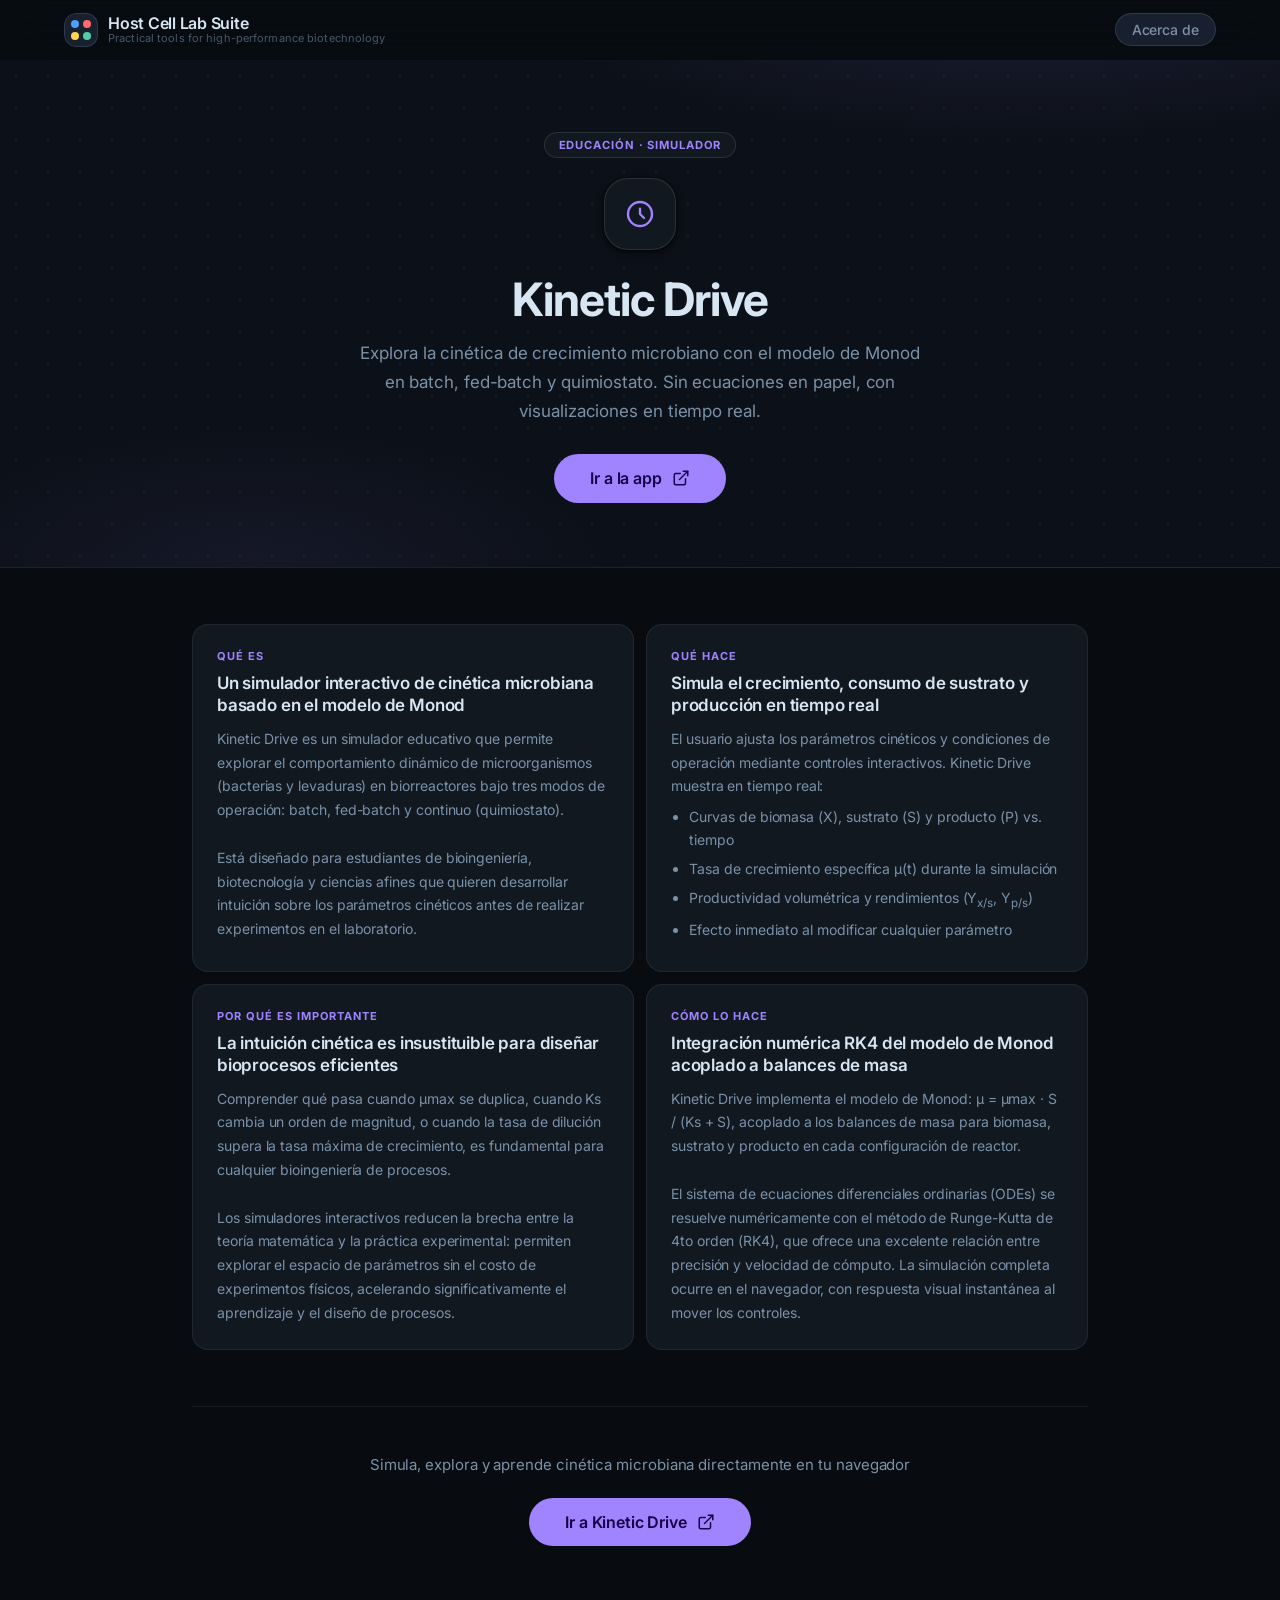
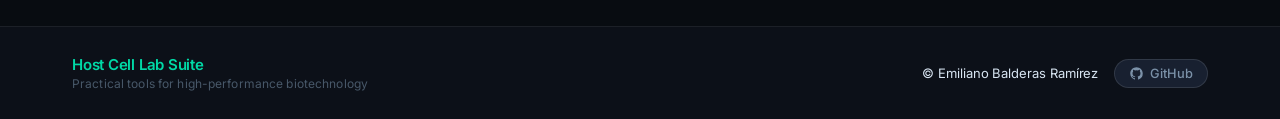
<file: tools/kinetic-drive.html>
<!DOCTYPE html>
<html lang="es">
<head>
  <meta charset="UTF-8" />
  <meta name="viewport" content="width=device-width, initial-scale=1.0" />
  <title>Kinetic Drive — Simulador de Cinética de Crecimiento Microbiano | Host Cell Lab Suite</title>
  <meta name="description" content="Kinetic Drive simula la cinética de crecimiento microbiano con el modelo de Monod en reactores batch, fed-batch y continuo. Explora el efecto de µmax, Ks y Yxs con visualizaciones interactivas en tiempo real." />
  <link rel="canonical" href="https://hostcell.app/tools/kinetic-drive.html" />

  <link rel="preconnect" href="https://fonts.googleapis.com" />
  <link rel="preconnect" href="https://fonts.gstatic.com" crossorigin />
  <link href="https://fonts.googleapis.com/css2?family=Google+Sans:wght@400;500;700&family=Roboto:wght@300;400;500&display=swap" rel="stylesheet" />
  <link rel="stylesheet" href="../style.css" />
</head>
<body>

  <!-- ══ TOP APP BAR ══ -->
  <header class="md-top-app-bar" id="app-bar">
    <div class="md-top-app-bar__row">
      <a class="md-top-app-bar__leading hc-home-link" href="../index.html" aria-label="Ir a la página principal de Host Cell Lab Suite">
        <div class="hc-logo-mark" aria-hidden="true">
          <div class="hc-logo-dot" style="background:#4B9EFF"></div>
          <div class="hc-logo-dot" style="background:#FF6B6B"></div>
          <div class="hc-logo-dot" style="background:#FFD54F"></div>
          <div class="hc-logo-dot" style="background:#4DD0A5"></div>
        </div>
        <div class="hc-brand">
          <span class="hc-brand__name">Host Cell Lab Suite</span>
          <span class="hc-brand__tagline">Practical tools for high-performance biotechnology</span>
        </div>
      </a>
      <a class="md-button-tonal" href="../about.html">Acerca de</a>
    </div>
  </header>

  <!-- ══ HERO ══ -->
  <section class="tool-hero tool-hero--tertiary">
    <div class="tool-hero__bg" aria-hidden="true">
      <div class="tool-hero__bg-blob"></div>
      <div class="tool-hero__bg-blob"></div>
    </div>
    <div class="tool-hero__content">
      <div class="tool-hero__badge">Educación · Simulador</div>
      <div class="tool-hero__icon" aria-hidden="true">
        <svg width="32" height="32" viewBox="0 0 24 24" fill="none" stroke="currentColor" stroke-width="1.8" stroke-linecap="round" stroke-linejoin="round">
          <circle cx="12" cy="12" r="9"/>
          <path d="M12 8v4l3 3"/>
        </svg>
      </div>
      <h1 class="tool-hero__title">Kinetic Drive</h1>
      <p class="tool-hero__tagline">Explora la cinética de crecimiento microbiano con el modelo de Monod en batch, fed-batch y quimiostato. Sin ecuaciones en papel, con visualizaciones en tiempo real.</p>
      <div class="tool-hero__cta">
        <a class="md-button-filled md-button-filled--large md-button-filled--tertiary" href="https://ebalderasr.github.io/Kinetic-Drive/" target="_blank" rel="noopener noreferrer">
          Ir a la app
          <svg width="18" height="18" viewBox="0 0 24 24" fill="none" stroke="currentColor" stroke-width="2" stroke-linecap="round" stroke-linejoin="round" aria-hidden="true">
            <path d="M18 13v6a2 2 0 0 1-2 2H5a2 2 0 0 1-2-2V8a2 2 0 0 1 2-2h6"/>
            <polyline points="15 3 21 3 21 9"/><line x1="10" y1="14" x2="21" y2="3"/>
          </svg>
        </a>
      </div>
    </div>
  </section>

  <!-- ══ CONTENT ══ -->
  <div class="tool-content">
    <div class="tool-info-grid">

      <div class="tool-info-card tool-info-card--tertiary">
        <div class="tool-info-card__label">Qué es</div>
        <div class="tool-info-card__title">Un simulador interactivo de cinética microbiana basado en el modelo de Monod</div>
        <div class="tool-info-card__body">
          Kinetic Drive es un simulador educativo que permite explorar el comportamiento dinámico de microorganismos (bacterias y levaduras) en biorreactores bajo tres modos de operación: batch, fed-batch y continuo (quimiostato).
          <br><br>
          Está diseñado para estudiantes de bioingeniería, biotecnología y ciencias afines que quieren desarrollar intuición sobre los parámetros cinéticos antes de realizar experimentos en el laboratorio.
        </div>
      </div>

      <div class="tool-info-card tool-info-card--tertiary">
        <div class="tool-info-card__label">Qué hace</div>
        <div class="tool-info-card__title">Simula el crecimiento, consumo de sustrato y producción en tiempo real</div>
        <div class="tool-info-card__body">
          El usuario ajusta los parámetros cinéticos y condiciones de operación mediante controles interactivos. Kinetic Drive muestra en tiempo real:
          <ul>
            <li>Curvas de biomasa (X), sustrato (S) y producto (P) vs. tiempo</li>
            <li>Tasa de crecimiento específica µ(t) durante la simulación</li>
            <li>Productividad volumétrica y rendimientos (Y<sub>x/s</sub>, Y<sub>p/s</sub>)</li>
            <li>Efecto inmediato al modificar cualquier parámetro</li>
          </ul>
        </div>
      </div>

      <div class="tool-info-card tool-info-card--tertiary">
        <div class="tool-info-card__label">Por qué es importante</div>
        <div class="tool-info-card__title">La intuición cinética es insustituible para diseñar bioprocesos eficientes</div>
        <div class="tool-info-card__body">
          Comprender qué pasa cuando µmax se duplica, cuando Ks cambia un orden de magnitud, o cuando la tasa de dilución supera la tasa máxima de crecimiento, es fundamental para cualquier bioingeniería de procesos.
          <br><br>
          Los simuladores interactivos reducen la brecha entre la teoría matemática y la práctica experimental: permiten explorar el espacio de parámetros sin el costo de experimentos físicos, acelerando significativamente el aprendizaje y el diseño de procesos.
        </div>
      </div>

      <div class="tool-info-card tool-info-card--tertiary">
        <div class="tool-info-card__label">Cómo lo hace</div>
        <div class="tool-info-card__title">Integración numérica RK4 del modelo de Monod acoplado a balances de masa</div>
        <div class="tool-info-card__body">
          Kinetic Drive implementa el modelo de Monod: µ = µmax · S / (Ks + S), acoplado a los balances de masa para biomasa, sustrato y producto en cada configuración de reactor.
          <br><br>
          El sistema de ecuaciones diferenciales ordinarias (ODEs) se resuelve numéricamente con el método de Runge-Kutta de 4to orden (RK4), que ofrece una excelente relación entre precisión y velocidad de cómputo. La simulación completa ocurre en el navegador, con respuesta visual instantánea al mover los controles.
        </div>
      </div>

    </div>

    <!-- CTA -->
    <div class="tool-cta">
      <p class="tool-cta__label">Simula, explora y aprende cinética microbiana directamente en tu navegador</p>
      <a class="md-button-filled md-button-filled--large md-button-filled--tertiary" href="https://ebalderasr.github.io/Kinetic-Drive/" target="_blank" rel="noopener noreferrer">
        Ir a Kinetic Drive
        <svg width="18" height="18" viewBox="0 0 24 24" fill="none" stroke="currentColor" stroke-width="2" stroke-linecap="round" stroke-linejoin="round" aria-hidden="true">
          <path d="M18 13v6a2 2 0 0 1-2 2H5a2 2 0 0 1-2-2V8a2 2 0 0 1 2-2h6"/>
          <polyline points="15 3 21 3 21 9"/><line x1="10" y1="14" x2="21" y2="3"/>
        </svg>
      </a>
    </div>
  </div>

  <!-- ══ FOOTER ══ -->
  <footer class="hc-footer">
    <div class="hc-footer__inner">
      <div class="hc-footer__brand">
        <a class="hc-footer__brand-link" href="../index.html">
          <span class="hc-footer__name">Host Cell Lab Suite</span>
          <span class="hc-footer__slogan">Practical tools for high-performance biotechnology</span>
        </a>
      </div>
      <a class="hc-footer__author hc-footer__author-link" href="../about.html">© Emiliano Balderas Ramírez</a>
      <a href="https://github.com/ebalderasr" target="_blank" rel="noopener noreferrer" class="hc-footer__github">
        <svg xmlns="http://www.w3.org/2000/svg" width="15" height="15" viewBox="0 0 24 24" fill="currentColor" aria-hidden="true">
          <path d="M12 2C6.477 2 2 6.484 2 12.017c0 4.425 2.865 8.18 6.839 9.504.5.092.682-.217.682-.483 0-.237-.008-.868-.013-1.703-2.782.605-3.369-1.343-3.369-1.343-.454-1.158-1.11-1.466-1.11-1.466-.908-.62.069-.608.069-.608 1.003.07 1.531 1.032 1.531 1.032.892 1.53 2.341 1.088 2.91.832.092-.647.35-1.088.636-1.338-2.22-.253-4.555-1.113-4.555-4.951 0-1.093.39-1.988 1.029-2.688-.103-.253-.446-1.272.098-2.65 0 0 .84-.27 2.75 1.026A9.564 9.564 0 0 1 12 6.844a9.59 9.59 0 0 1 2.504.337c1.909-1.296 2.747-1.027 2.747-1.027.546 1.379.202 2.398.1 2.651.64.7 1.028 1.595 1.028 2.688 0 3.848-2.339 4.695-4.566 4.943.359.309.678.92.678 1.855 0 1.338-.012 2.419-.012 2.747 0 .268.18.58.688.482A10.02 10.02 0 0 0 22 12.017C22 6.484 17.522 2 12 2Z"/>
        </svg>
        <span>GitHub</span>
      </a>
    </div>
  </footer>

  <script src="../app.js"></script>
</body>
</html>
</file>
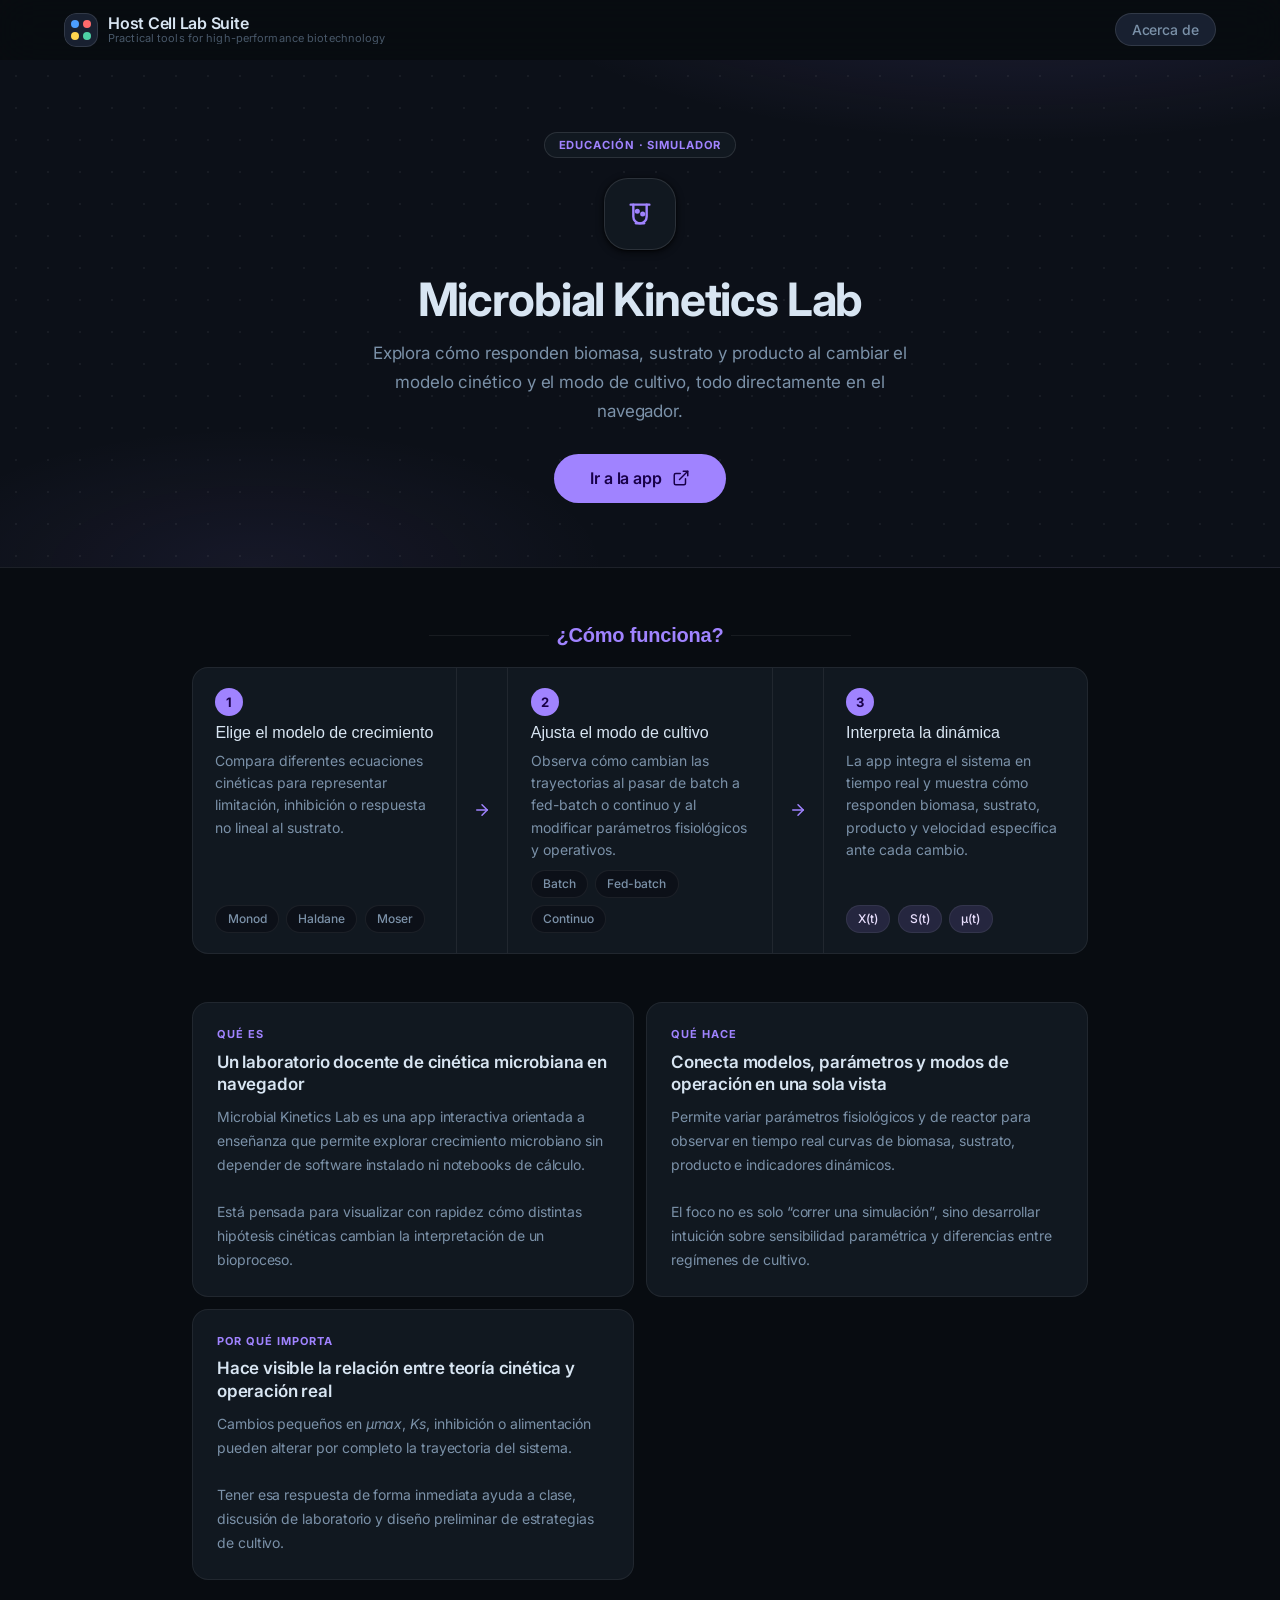
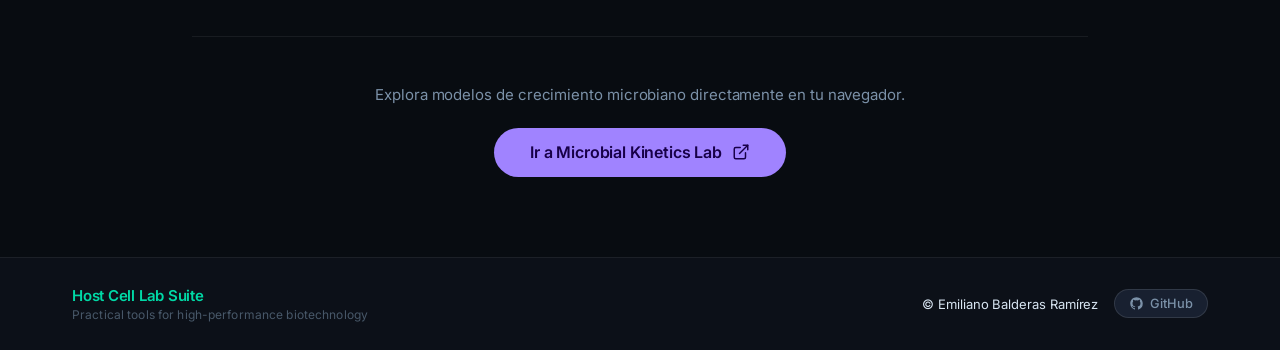
<file: tools/microbial-kinetics-lab.html>
<!DOCTYPE html>
<html lang="es">
<head>
  <meta charset="UTF-8" />
  <meta name="viewport" content="width=device-width, initial-scale=1.0" />
  <title>Microbial Kinetics Lab — Exploración de Cinética Microbiana | Host Cell Lab Suite</title>
  <meta name="description" content="Microbial Kinetics Lab explora crecimiento microbiano en batch, fed-batch y continuo con modelos cinéticos interactivos ejecutados directamente en el navegador." />
  <link rel="canonical" href="https://hostcell.app/tools/microbial-kinetics-lab.html" />

  <link rel="preconnect" href="https://fonts.googleapis.com" />
  <link rel="preconnect" href="https://fonts.gstatic.com" crossorigin />
  <link href="https://fonts.googleapis.com/css2?family=Google+Sans:wght@400;500;700&family=Roboto:wght@300;400;500&display=swap" rel="stylesheet" />
  <link rel="stylesheet" href="../style.css" />

  <style>
    .mk-section-label {
      font-family: 'Google Sans', sans-serif;
      font-size: 0.6875rem;
      font-weight: 700;
      letter-spacing: 0.1em;
      text-transform: uppercase;
      color: var(--md-tertiary);
      margin-bottom: 0.875rem;
      display: flex;
      align-items: center;
      gap: 0.5rem;
    }

    .mk-section-label::after {
      content: '';
      flex: 1;
      height: 1px;
      background: var(--md-outline-variant);
    }

    .mk-workflow .mk-section-label {
      justify-content: center;
      font-size: 1.25rem;
      letter-spacing: -0.01em;
      text-transform: none;
      margin-bottom: 1.25rem;
    }

    .mk-workflow .mk-section-label::before,
    .mk-workflow .mk-section-label::after {
      content: '';
      flex: 1;
      max-width: 120px;
      height: 1px;
      background: var(--md-outline-variant);
    }

    .mk-workflow {
      margin-bottom: 3rem;
    }

    .mk-workflow__steps {
      display: grid;
      grid-template-columns: 1fr auto 1fr auto 1fr;
      align-items: stretch;
      background: var(--md-surface-container);
      border: 1px solid var(--md-outline-variant);
      border-radius: var(--md-shape-lg);
      overflow: hidden;
    }

    .mk-step {
      padding: 1.25rem 1.4rem;
      display: flex;
      flex-direction: column;
      gap: 0.5rem;
    }

    .mk-step__num {
      width: 28px;
      height: 28px;
      border-radius: 50%;
      display: grid;
      place-items: center;
      background: var(--md-tertiary);
      color: var(--md-on-tertiary);
      font-size: 0.8125rem;
      font-weight: 700;
    }

    .mk-step__title {
      font-family: 'Google Sans', sans-serif;
      font-size: 1rem;
      font-weight: 500;
      color: var(--md-on-surface);
    }

    .mk-step__desc {
      font-size: 0.875rem;
      line-height: 1.6;
      color: var(--md-on-surface-variant);
    }

    .mk-step__tags {
      display: flex;
      flex-wrap: wrap;
      gap: 0.45rem;
      margin-top: auto;
    }

    .mk-tag {
      padding: 0.35rem 0.7rem;
      border-radius: var(--md-shape-full);
      background: var(--md-surface-container-low);
      color: var(--md-on-surface-variant);
      border: 1px solid var(--md-outline-variant);
      font-size: 0.75rem;
      font-weight: 500;
    }

    .mk-tag--out {
      background: var(--md-tertiary-container);
      color: var(--md-on-tertiary-container);
    }

    .mk-workflow__arrow {
      display: grid;
      place-items: center;
      min-width: 52px;
      color: var(--md-tertiary);
      border-left: 1px solid var(--md-outline-variant);
      border-right: 1px solid var(--md-outline-variant);
    }

    @media (max-width: 760px) {
      .mk-workflow__steps {
        grid-template-columns: 1fr;
      }

      .mk-workflow__arrow {
        border: none;
        border-top: 1px solid var(--md-outline-variant);
        border-bottom: 1px solid var(--md-outline-variant);
        padding: 0.5rem;
        transform: rotate(90deg) scaleX(0.6);
      }
    }
  </style>
</head>
<body>

  <header class="md-top-app-bar" id="app-bar">
    <div class="md-top-app-bar__row">
      <a class="md-top-app-bar__leading hc-home-link" href="../index.html" aria-label="Ir a la página principal de Host Cell Lab Suite">
        <div class="hc-logo-mark" aria-hidden="true">
          <div class="hc-logo-dot" style="background:#4B9EFF"></div>
          <div class="hc-logo-dot" style="background:#FF6B6B"></div>
          <div class="hc-logo-dot" style="background:#FFD54F"></div>
          <div class="hc-logo-dot" style="background:#4DD0A5"></div>
        </div>
        <div class="hc-brand">
          <span class="hc-brand__name">Host Cell Lab Suite</span>
          <span class="hc-brand__tagline">Practical tools for high-performance biotechnology</span>
        </div>
      </a>
      <a class="md-button-tonal" href="../about.html">Acerca de</a>
    </div>
  </header>

  <section class="tool-hero tool-hero--tertiary">
    <div class="tool-hero__content">
      <div class="tool-hero__badge">Educación · Simulador</div>
      <div class="tool-hero__icon" aria-hidden="true">
        <svg width="32" height="32" viewBox="0 0 24 24" fill="none" stroke="currentColor" stroke-width="1.8" stroke-linecap="round" stroke-linejoin="round">
          <path d="M7 5v9a5 5 0 0 0 10 0V5"/>
          <line x1="5" y1="5" x2="19" y2="5"/>
          <circle cx="10" cy="10" r="1"/>
          <circle cx="14" cy="12" r="1"/>
          <path d="M9 19h6"/>
        </svg>
      </div>
      <h1 class="tool-hero__title">Microbial Kinetics Lab</h1>
      <p class="tool-hero__tagline">Explora cómo responden biomasa, sustrato y producto al cambiar el modelo cinético y el modo de cultivo, todo directamente en el navegador.</p>
      <div class="tool-hero__cta">
        <a class="md-button-filled md-button-filled--large md-button-filled--tertiary" href="https://ebalderasr.github.io/MicrobialKineticsLab/" target="_blank" rel="noopener noreferrer">
          Ir a la app
          <svg width="18" height="18" viewBox="0 0 24 24" fill="none" stroke="currentColor" stroke-width="2" stroke-linecap="round" stroke-linejoin="round" aria-hidden="true">
            <path d="M18 13v6a2 2 0 0 1-2 2H5a2 2 0 0 1-2-2V8a2 2 0 0 1 2-2h6"/>
            <polyline points="15 3 21 3 21 9"/><line x1="10" y1="14" x2="21" y2="3"/>
          </svg>
        </a>
      </div>
    </div>
  </section>

  <div class="tool-content">
    <section class="mk-workflow" aria-labelledby="workflow-title">
      <div class="mk-section-label" id="workflow-title">¿Cómo funciona?</div>

      <div class="mk-workflow__steps">
        <div class="mk-step">
          <div class="mk-step__num">1</div>
          <div class="mk-step__title">Elige el modelo de crecimiento</div>
          <div class="mk-step__desc">Compara diferentes ecuaciones cinéticas para representar limitación, inhibición o respuesta no lineal al sustrato.</div>
          <div class="mk-step__tags">
            <span class="mk-tag">Monod</span>
            <span class="mk-tag">Haldane</span>
            <span class="mk-tag">Moser</span>
          </div>
        </div>

        <div class="mk-workflow__arrow" aria-hidden="true">
          <svg width="18" height="18" viewBox="0 0 24 24" fill="none" stroke="currentColor" stroke-width="2" stroke-linecap="round" stroke-linejoin="round">
            <line x1="5" y1="12" x2="19" y2="12"/><polyline points="12 5 19 12 12 19"/>
          </svg>
        </div>

        <div class="mk-step">
          <div class="mk-step__num">2</div>
          <div class="mk-step__title">Ajusta el modo de cultivo</div>
          <div class="mk-step__desc">Observa cómo cambian las trayectorias al pasar de batch a fed-batch o continuo y al modificar parámetros fisiológicos y operativos.</div>
          <div class="mk-step__tags">
            <span class="mk-tag">Batch</span>
            <span class="mk-tag">Fed-batch</span>
            <span class="mk-tag">Continuo</span>
          </div>
        </div>

        <div class="mk-workflow__arrow" aria-hidden="true">
          <svg width="18" height="18" viewBox="0 0 24 24" fill="none" stroke="currentColor" stroke-width="2" stroke-linecap="round" stroke-linejoin="round">
            <line x1="5" y1="12" x2="19" y2="12"/><polyline points="12 5 19 12 12 19"/>
          </svg>
        </div>

        <div class="mk-step">
          <div class="mk-step__num">3</div>
          <div class="mk-step__title">Interpreta la dinámica</div>
          <div class="mk-step__desc">La app integra el sistema en tiempo real y muestra cómo responden biomasa, sustrato, producto y velocidad específica ante cada cambio.</div>
          <div class="mk-step__tags">
            <span class="mk-tag mk-tag--out">X(t)</span>
            <span class="mk-tag mk-tag--out">S(t)</span>
            <span class="mk-tag mk-tag--out">μ(t)</span>
          </div>
        </div>
      </div>
    </section>

    <div class="tool-info-grid">
      <div class="tool-info-card tool-info-card--tertiary">
        <div class="tool-info-card__label">Qué es</div>
        <div class="tool-info-card__title">Un laboratorio docente de cinética microbiana en navegador</div>
        <div class="tool-info-card__body">
          Microbial Kinetics Lab es una app interactiva orientada a enseñanza que permite explorar crecimiento microbiano sin depender de software instalado ni notebooks de cálculo.
          <br><br>
          Está pensada para visualizar con rapidez cómo distintas hipótesis cinéticas cambian la interpretación de un bioproceso.
        </div>
      </div>

      <div class="tool-info-card tool-info-card--tertiary">
        <div class="tool-info-card__label">Qué hace</div>
        <div class="tool-info-card__title">Conecta modelos, parámetros y modos de operación en una sola vista</div>
        <div class="tool-info-card__body">
          Permite variar parámetros fisiológicos y de reactor para observar en tiempo real curvas de biomasa, sustrato, producto e indicadores dinámicos.
          <br><br>
          El foco no es solo “correr una simulación”, sino desarrollar intuición sobre sensibilidad paramétrica y diferencias entre regímenes de cultivo.
        </div>
      </div>

      <div class="tool-info-card tool-info-card--tertiary">
        <div class="tool-info-card__label">Por qué importa</div>
        <div class="tool-info-card__title">Hace visible la relación entre teoría cinética y operación real</div>
        <div class="tool-info-card__body">
          Cambios pequeños en <em>μmax</em>, <em>Ks</em>, inhibición o alimentación pueden alterar por completo la trayectoria del sistema.
          <br><br>
          Tener esa respuesta de forma inmediata ayuda a clase, discusión de laboratorio y diseño preliminar de estrategias de cultivo.
        </div>
      </div>
    </div>

    <div class="tool-cta">
      <p class="tool-cta__label">Explora modelos de crecimiento microbiano directamente en tu navegador.</p>
      <a class="md-button-filled md-button-filled--large md-button-filled--tertiary" href="https://ebalderasr.github.io/MicrobialKineticsLab/" target="_blank" rel="noopener noreferrer">
        Ir a Microbial Kinetics Lab
        <svg width="18" height="18" viewBox="0 0 24 24" fill="none" stroke="currentColor" stroke-width="2" stroke-linecap="round" stroke-linejoin="round" aria-hidden="true">
          <path d="M18 13v6a2 2 0 0 1-2 2H5a2 2 0 0 1-2-2V8a2 2 0 0 1 2-2h6"/>
          <polyline points="15 3 21 3 21 9"/><line x1="10" y1="14" x2="21" y2="3"/>
        </svg>
      </a>
    </div>
  </div>

  <footer class="hc-footer">
    <div class="hc-footer__inner">
      <div class="hc-footer__brand">
        <a class="hc-footer__brand-link" href="../index.html">
          <span class="hc-footer__name">Host Cell Lab Suite</span>
          <span class="hc-footer__slogan">Practical tools for high-performance biotechnology</span>
        </a>
      </div>
      <a class="hc-footer__author hc-footer__author-link" href="../about.html">© Emiliano Balderas Ramírez</a>
      <a href="https://github.com/ebalderasr" target="_blank" rel="noopener noreferrer" class="hc-footer__github">
        <svg xmlns="http://www.w3.org/2000/svg" width="15" height="15" viewBox="0 0 24 24" fill="currentColor" aria-hidden="true">
          <path d="M12 2C6.477 2 2 6.484 2 12.017c0 4.425 2.865 8.18 6.839 9.504.5.092.682-.217.682-.483 0-.237-.008-.868-.013-1.703-2.782.605-3.369-1.343-3.369-1.343-.454-1.158-1.11-1.466-1.11-1.466-.908-.62.069-.608.069-.608 1.003.07 1.531 1.032 1.531 1.032.892 1.53 2.341 1.088 2.91.832.092-.647.35-1.088.636-1.338-2.22-.253-4.555-1.113-4.555-4.951 0-1.093.39-1.988 1.029-2.688-.103-.253-.446-1.272.098-2.65 0 0 .84-.27 2.75 1.026A9.564 9.564 0 0 1 12 6.844a9.59 9.59 0 0 1 2.504.337c1.909-1.296 2.747-1.027 2.747-1.027.546 1.379.202 2.398.1 2.651.64.7 1.028 1.595 1.028 2.688 0 3.848-2.339 4.695-4.566 4.943.359.309.678.92.678 1.855 0 1.338-.012 2.419-.012 2.747 0 .268.18.58.688.482A10.02 10.02 0 0 0 22 12.017C22 6.484 17.522 2 12 2Z"/>
        </svg>
        <span>GitHub</span>
      </a>
    </div>
  </footer>

  <script src="../app.js"></script>
</body>
</html>
</file>
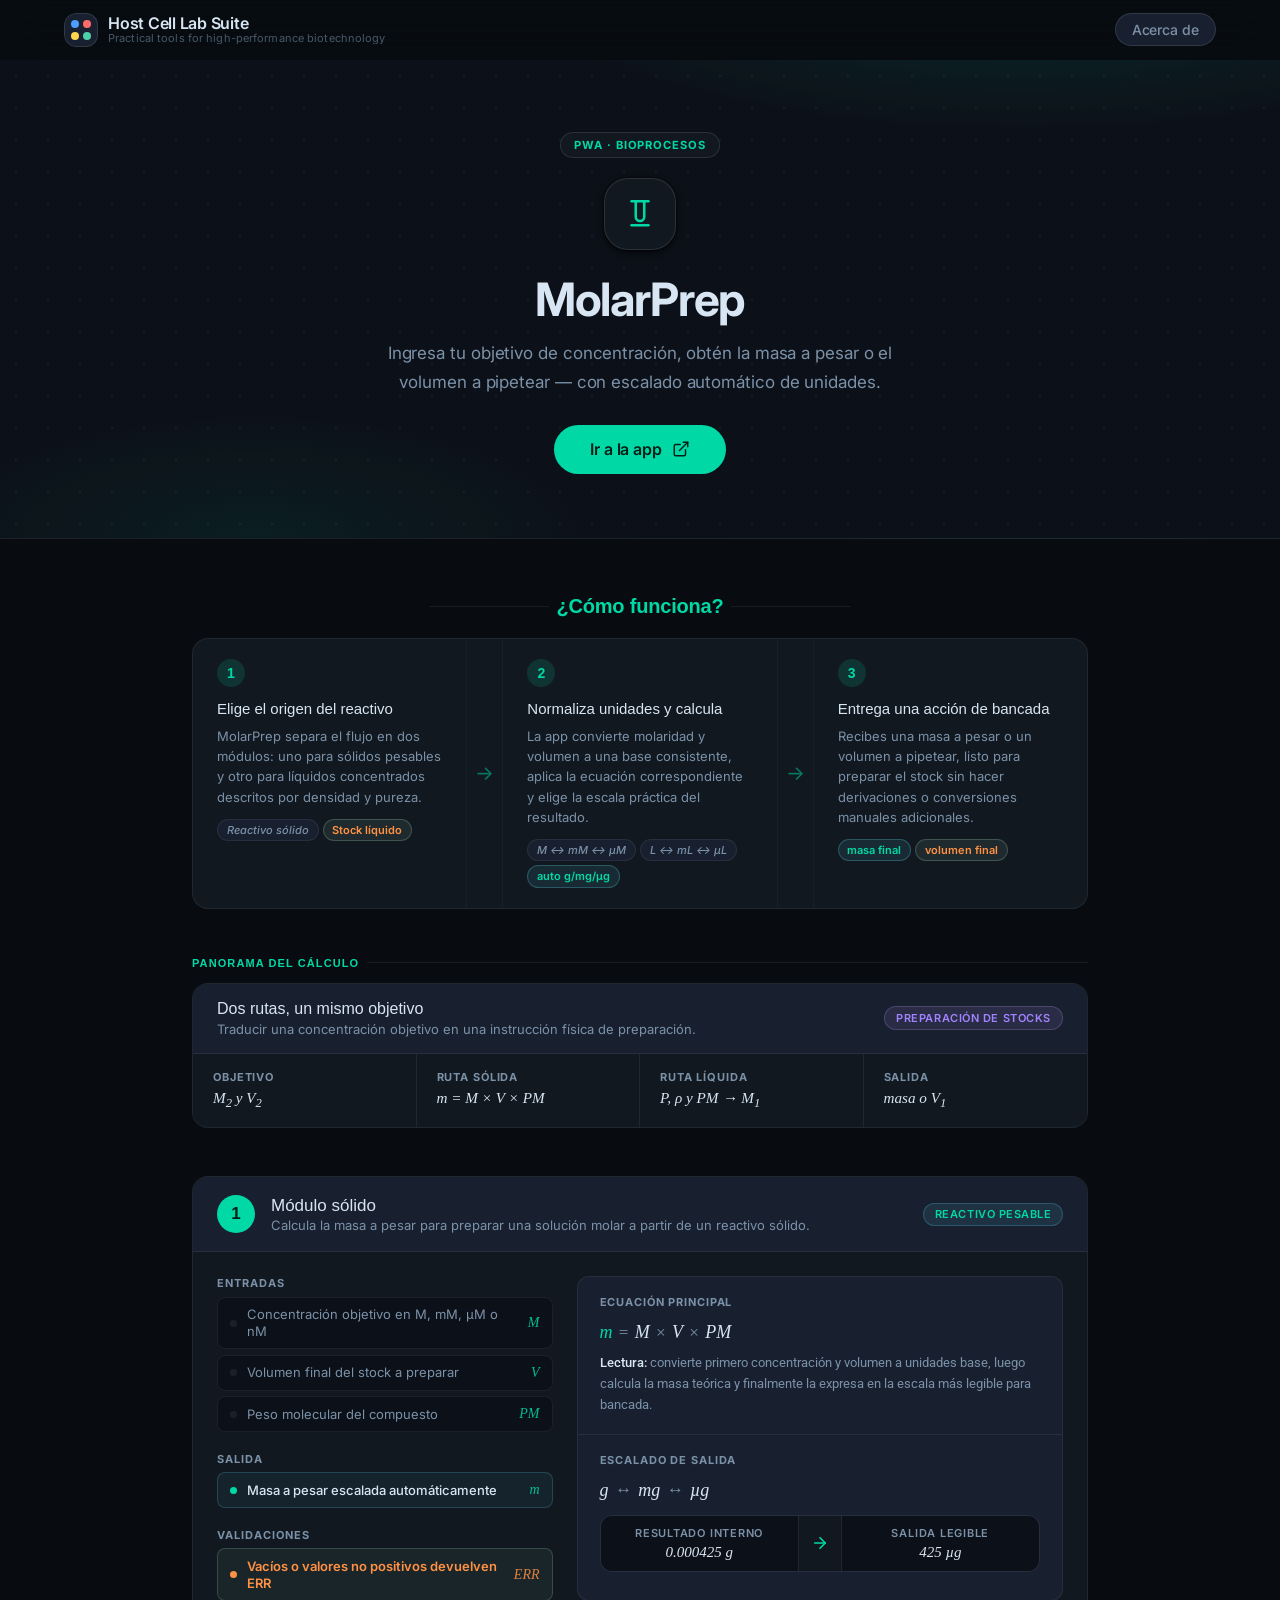
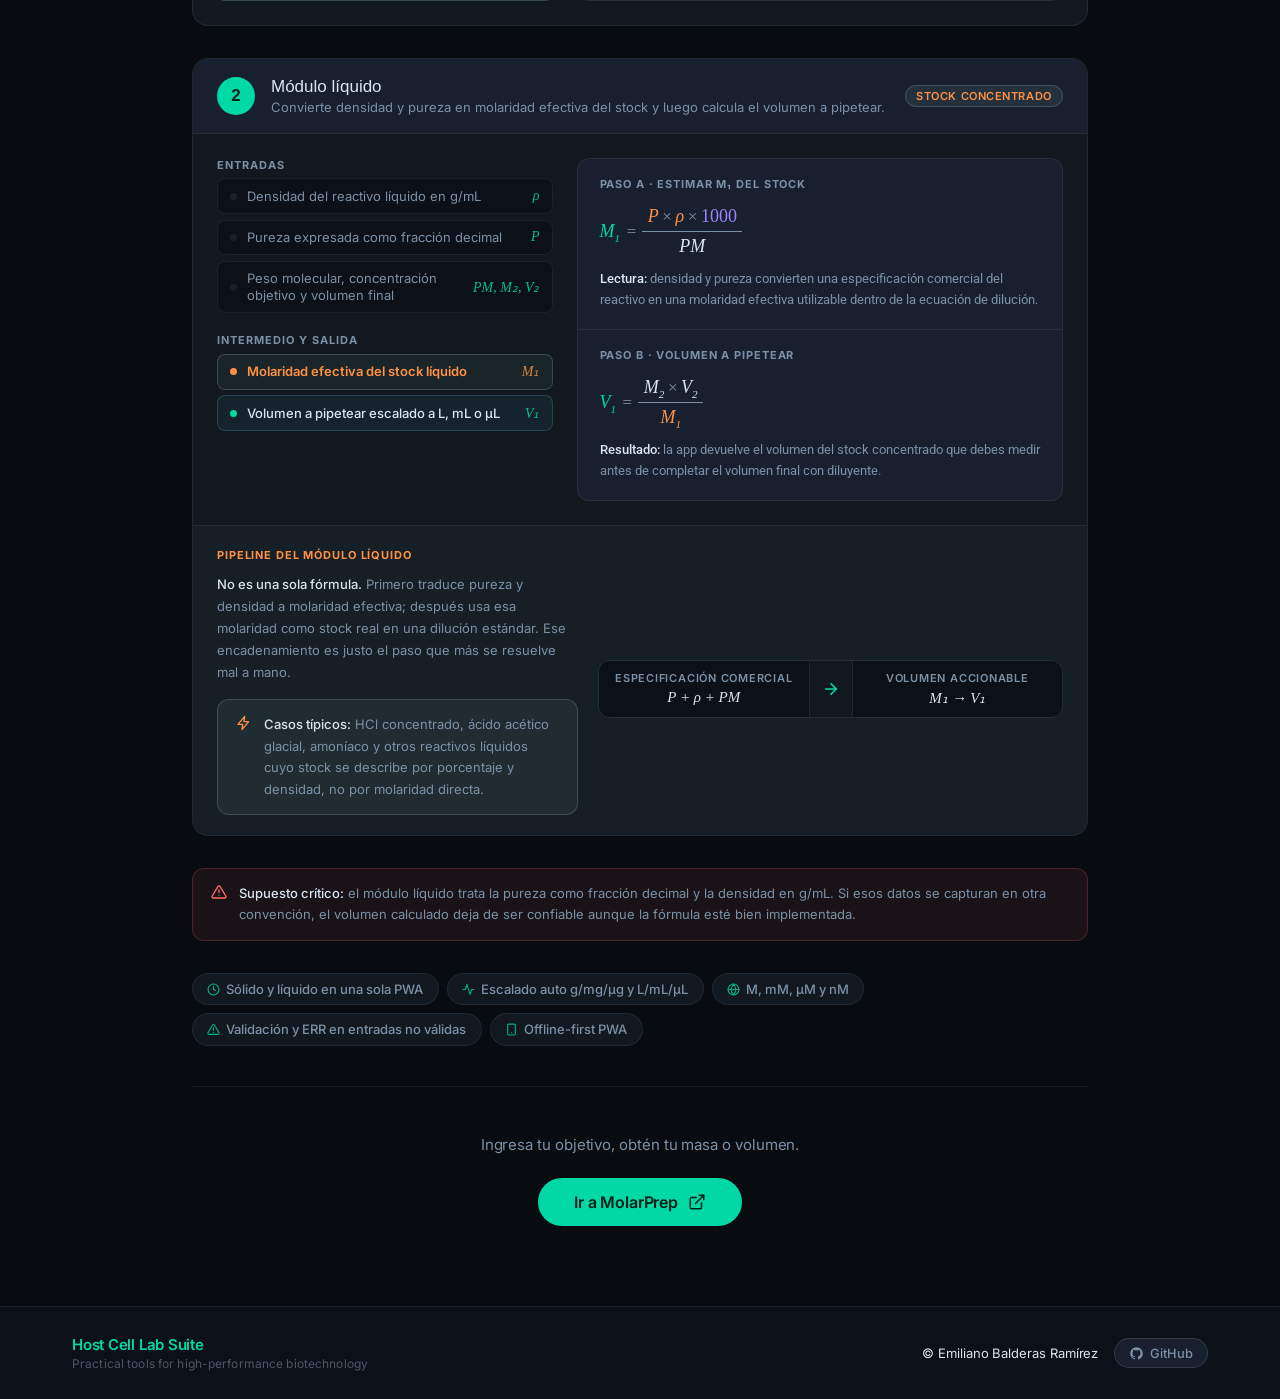
<file: tools/molarprep.html>
<!DOCTYPE html>
<html lang="es">
<head>
  <meta charset="UTF-8" />
  <meta name="viewport" content="width=device-width, initial-scale=1.0" />
  <title>MolarPrep — Calculadora de Preparación de Soluciones Stock | Host Cell Lab Suite</title>
  <meta name="description" content="MolarPrep calcula la masa a pesar para soluciones molares (reactivos sólidos) y el volumen a pipetear de stocks líquidos definidos por densidad y pureza. Dos módulos con escalado automático de unidades." />
  <link rel="canonical" href="https://hostcell.app/tools/molarprep.html" />

  <link rel="preconnect" href="https://fonts.googleapis.com" />
  <link rel="preconnect" href="https://fonts.gstatic.com" crossorigin />
  <link href="https://fonts.googleapis.com/css2?family=Google+Sans:wght@400;500;700&family=Roboto:wght@300;400;500&display=swap" rel="stylesheet" />
  <link rel="stylesheet" href="../style.css" />

  <style>
    /* ══ MolarPrep page styles ═════════════════════════════ */

    .mp-section-label {
      font-family: 'Google Sans', sans-serif;
      font-size: 0.6875rem;
      font-weight: 700;
      letter-spacing: 0.1em;
      text-transform: uppercase;
      color: var(--md-primary);
      margin-bottom: 0.875rem;
      display: flex;
      align-items: center;
      gap: 0.5rem;
    }

    .mp-section-label::after {
      content: '';
      flex: 1;
      height: 1px;
      background: var(--md-outline-variant);
    }

    .mp-workflow .mp-section-label {
      justify-content: center;
      font-size: 1.25rem;
      letter-spacing: -0.01em;
      text-transform: none;
      margin-bottom: 1.25rem;
    }

    .mp-workflow .mp-section-label::before,
    .mp-workflow .mp-section-label::after {
      content: '';
      flex: 1;
      max-width: 120px;
      height: 1px;
      background: var(--md-outline-variant);
    }

    .mp-workflow {
      margin-bottom: 3rem;
    }

    .mp-workflow__steps {
      display: grid;
      grid-template-columns: 1fr auto 1fr auto 1fr;
      align-items: stretch;
      background: var(--md-surface-container);
      border: 1px solid var(--md-outline-variant);
      border-radius: var(--md-shape-lg);
      overflow: hidden;
    }

    .mp-step {
      padding: 1.25rem 1.5rem;
      display: flex;
      flex-direction: column;
      gap: 0.5rem;
    }

    .mp-step__num {
      width: 28px;
      height: 28px;
      border-radius: 50%;
      background: var(--md-primary-container);
      color: var(--md-primary);
      font-family: 'Google Sans', sans-serif;
      font-size: 0.875rem;
      font-weight: 700;
      display: flex;
      align-items: center;
      justify-content: center;
      margin-bottom: 0.25rem;
    }

    .mp-step__title {
      font-family: 'Google Sans', sans-serif;
      font-size: 0.9375rem;
      font-weight: 500;
      color: var(--md-on-surface);
      line-height: 1.3;
    }

    .mp-step__desc {
      font-size: 0.8125rem;
      color: var(--md-on-surface-variant);
      line-height: 1.55;
    }

    .mp-step__tags {
      display: flex;
      flex-wrap: wrap;
      gap: 4px;
      margin-top: 0.25rem;
    }

    .mp-tag {
      font-size: 0.6875rem;
      font-weight: 500;
      padding: 0.2rem 0.55rem;
      border-radius: var(--md-shape-full);
      background: var(--md-surface-container-high);
      border: 1px solid var(--md-outline-variant);
      color: var(--md-on-surface-variant);
      font-style: italic;
    }

    .mp-tag--out {
      background: rgba(92,214,233,0.10);
      border-color: rgba(92,214,233,0.25);
      color: var(--md-primary);
      font-style: normal;
      font-weight: 600;
    }

    .mp-tag--liq {
      background: rgba(150,203,174,0.10);
      border-color: rgba(150,203,174,0.25);
      color: var(--md-secondary);
      font-style: normal;
      font-weight: 600;
    }

    .mp-workflow__arrow {
      display: flex;
      align-items: center;
      justify-content: center;
      padding: 0 0.5rem;
      color: var(--md-primary);
      opacity: 0.5;
      border-left: 1px solid var(--md-outline-variant);
      border-right: 1px solid var(--md-outline-variant);
      font-size: 1.25rem;
    }

    .mp-overview {
      margin-bottom: 3rem;
      background: var(--md-surface-container);
      border: 1px solid var(--md-outline-variant);
      border-radius: var(--md-shape-lg);
      overflow: hidden;
    }

    .mp-overview__header {
      padding: 1rem 1.5rem;
      background: var(--md-surface-container-high);
      border-bottom: 1px solid var(--md-outline-variant);
      display: flex;
      align-items: center;
      justify-content: space-between;
      gap: 1rem;
      flex-wrap: wrap;
    }

    .mp-overview__title {
      font-family: 'Google Sans', sans-serif;
      font-size: 1rem;
      font-weight: 500;
      color: var(--md-on-surface);
    }

    .mp-overview__sub {
      font-size: 0.8125rem;
      color: var(--md-on-surface-variant);
      margin-top: 0.2rem;
    }

    .mp-overview__badge {
      display: inline-flex;
      align-items: center;
      gap: 6px;
      padding: 0.25rem 0.7rem;
      border-radius: var(--md-shape-full);
      font-size: 0.6875rem;
      font-weight: 600;
      letter-spacing: 0.05em;
      text-transform: uppercase;
      background: rgba(203,158,255,0.10);
      border: 1px solid rgba(203,158,255,0.22);
      color: var(--md-tertiary);
    }

    .mp-overview__grid {
      display: grid;
      grid-template-columns: repeat(4, 1fr);
      gap: 0;
    }

    .mp-overview__cell {
      padding: 1rem 1.25rem;
      border-right: 1px solid var(--md-outline-variant);
      background: var(--md-surface-container);
    }

    .mp-overview__cell:last-child {
      border-right: none;
    }

    .mp-overview__label {
      font-size: 0.6875rem;
      font-weight: 700;
      letter-spacing: 0.08em;
      text-transform: uppercase;
      color: var(--md-on-surface-variant);
      margin-bottom: 0.35rem;
    }

    .mp-overview__value {
      font-family: 'Georgia', serif;
      font-style: italic;
      font-size: 0.95rem;
      color: var(--md-on-surface);
    }

    .mp-module {
      background: var(--md-surface-container);
      border: 1px solid var(--md-outline-variant);
      border-radius: var(--md-shape-lg);
      overflow: hidden;
      margin-bottom: 2rem;
    }

    .mp-module__header {
      display: flex;
      align-items: center;
      gap: 1rem;
      padding: 1.125rem 1.5rem;
      background: var(--md-surface-container-high);
      border-bottom: 1px solid var(--md-outline-variant);
      flex-wrap: wrap;
    }

    .mp-module__num {
      width: 38px;
      height: 38px;
      border-radius: 50%;
      background: var(--md-primary);
      color: var(--md-on-primary);
      font-family: 'Google Sans', sans-serif;
      font-size: 1.0625rem;
      font-weight: 700;
      display: flex;
      align-items: center;
      justify-content: center;
      flex-shrink: 0;
    }

    .mp-module__title {
      font-family: 'Google Sans', sans-serif;
      font-size: 1.0625rem;
      font-weight: 500;
      color: var(--md-on-surface);
      line-height: 1.2;
    }

    .mp-module__sub {
      font-size: 0.8125rem;
      color: var(--md-on-surface-variant);
      margin-top: 1px;
    }

    .mp-module__badge {
      display: inline-flex;
      align-items: center;
      gap: 5px;
      padding: 0.2rem 0.65rem;
      border-radius: var(--md-shape-full);
      font-size: 0.6875rem;
      font-weight: 600;
      letter-spacing: 0.05em;
      text-transform: uppercase;
      margin-left: auto;
      flex-shrink: 0;
    }

    .mp-module__badge--solid {
      background: rgba(92,214,233,0.10);
      border: 1px solid rgba(92,214,233,0.22);
      color: var(--md-primary);
    }

    .mp-module__badge--liquid {
      background: rgba(150,203,174,0.10);
      border: 1px solid rgba(150,203,174,0.22);
      color: var(--md-secondary);
    }

    .mp-module__body {
      padding: 1.5rem;
      display: grid;
      grid-template-columns: 1fr 1.45fr;
      gap: 1.5rem;
    }

    .mp-io {
      display: flex;
      flex-direction: column;
      gap: 1.25rem;
    }

    .mp-io__group-title {
      font-size: 0.6875rem;
      font-weight: 700;
      letter-spacing: 0.09em;
      text-transform: uppercase;
      color: var(--md-on-surface-variant);
      margin-bottom: 0.4rem;
    }

    .mp-io__list {
      display: flex;
      flex-direction: column;
      gap: 0.35rem;
    }

    .mp-io__item {
      display: flex;
      align-items: center;
      gap: 0.625rem;
      padding: 0.525rem 0.75rem;
      border-radius: var(--md-shape-sm);
      background: var(--md-surface-container-low);
      border: 1px solid var(--md-outline-variant);
    }

    .mp-io__item--out {
      background: rgba(92,214,233,0.06);
      border-color: rgba(92,214,233,0.20);
    }

    .mp-io__item--key {
      background: rgba(150,203,174,0.07);
      border-color: rgba(150,203,174,0.22);
    }

    .mp-io__dot {
      width: 7px;
      height: 7px;
      border-radius: 50%;
      flex-shrink: 0;
      background: var(--md-outline-variant);
    }

    .mp-io__item--out .mp-io__dot { background: var(--md-primary); }
    .mp-io__item--key .mp-io__dot { background: var(--md-secondary); }

    .mp-io__text {
      flex: 1;
      font-size: 0.8125rem;
      color: var(--md-on-surface-variant);
      line-height: 1.3;
    }

    .mp-io__item--out .mp-io__text {
      color: var(--md-on-surface);
      font-weight: 500;
    }

    .mp-io__item--key .mp-io__text {
      color: var(--md-secondary);
      font-weight: 600;
    }

    .mp-io__sym {
      font-family: 'Georgia', serif;
      font-style: italic;
      font-size: 0.875rem;
      color: var(--md-primary);
      opacity: 0.85;
      flex-shrink: 0;
    }

    .mp-io__item--key .mp-io__sym { color: var(--md-secondary); }

    .eq-block {
      background: var(--md-surface-container-high);
      border-radius: var(--md-shape-md);
      border: 1px solid var(--md-outline-variant);
      display: flex;
      flex-direction: column;
      overflow: hidden;
    }

    .eq-block__item {
      padding: 1.125rem 1.375rem;
      border-bottom: 1px solid var(--md-outline-variant);
    }

    .eq-block__item:last-child { border-bottom: none; }

    .eq-block__title {
      font-size: 0.6875rem;
      font-weight: 700;
      letter-spacing: 0.08em;
      text-transform: uppercase;
      color: var(--md-on-surface-variant);
      margin-bottom: 0.875rem;
    }

    .eq {
      display: flex;
      align-items: center;
      flex-wrap: wrap;
      gap: 0.35em;
      font-family: 'Georgia', 'Times New Roman', serif;
      font-size: 1.125rem;
      line-height: 1;
    }

    .eq-res { font-style: italic; color: var(--md-primary); }
    .eq-var { font-style: italic; color: var(--md-on-surface); }
    .eq-var--liq { color: var(--md-secondary); }
    .eq-fn  { font-style: normal; color: var(--md-on-surface-variant); font-size: 0.95em; }
    .eq-const { font-style: normal; color: var(--md-tertiary); }
    .eq-op { font-style: normal; color: var(--md-on-surface-variant); font-size: 0.95em; }
    .eq-paren { font-style: normal; color: var(--md-on-surface-variant); font-size: 1.2em; line-height: 1; }

    .eq-frac {
      display: inline-flex;
      flex-direction: column;
      align-items: center;
      text-align: center;
      gap: 0;
      line-height: 1.25;
    }

    .eq-frac__num {
      display: flex;
      align-items: center;
      flex-wrap: wrap;
      gap: 0.2em;
      padding: 0 0.3em 0.18em;
      border-bottom: 1.5px solid var(--md-on-surface-variant);
      justify-content: center;
    }

    .eq-frac__den {
      display: flex;
      align-items: center;
      flex-wrap: wrap;
      gap: 0.2em;
      padding: 0.18em 0.3em 0;
      justify-content: center;
    }

    .eq sub, .eq sup {
      font-size: 0.62em;
      line-height: 0;
      vertical-align: baseline;
      position: relative;
    }

    .eq sub { top: 0.42em; }
    .eq sup { top: -0.58em; }

    .eq-note {
      margin-top: 0.75rem;
      font-family: 'Roboto', sans-serif;
      font-size: 0.8125rem;
      line-height: 1.6;
      color: var(--md-on-surface-variant);
    }

    .eq-note strong { color: var(--md-on-surface); font-weight: 500; }

    .mp-derive {
      border-top: 1px solid var(--md-outline-variant);
      padding: 1.25rem 1.5rem;
      background: rgba(150,203,174,0.04);
      display: flex;
      gap: 1.25rem;
      flex-wrap: wrap;
    }

    .mp-derive__left {
      flex: 1 1 280px;
      font-size: 0.8125rem;
      line-height: 1.7;
      color: var(--md-on-surface-variant);
    }

    .mp-derive__left strong {
      color: var(--md-on-surface);
      font-weight: 500;
    }

    .mp-derive__label {
      font-size: 0.6875rem;
      font-weight: 700;
      letter-spacing: 0.08em;
      text-transform: uppercase;
      color: var(--md-secondary);
      margin-bottom: 0.5rem;
    }

    .mp-derive__right {
      flex: 0 0 auto;
      display: flex;
      align-items: center;
    }

    .mp-unit-strip {
      display: grid;
      grid-template-columns: 1fr auto 1fr;
      gap: 0;
      border-radius: var(--md-shape-md);
      overflow: hidden;
      border: 1px solid var(--md-outline-variant);
      margin-top: 1rem;
    }

    .mp-unit-cell {
      padding: 0.625rem 1rem;
      background: var(--md-surface-container-low);
      text-align: center;
    }

    .mp-unit-cell__label {
      font-size: 0.6875rem;
      font-weight: 600;
      letter-spacing: 0.07em;
      text-transform: uppercase;
      color: var(--md-on-surface-variant);
      margin-bottom: 0.25rem;
    }

    .mp-unit-cell__value {
      font-family: 'Georgia', serif;
      font-style: italic;
      font-size: 0.9375rem;
      color: var(--md-on-surface);
    }

    .mp-unit-arrow {
      display: flex;
      align-items: center;
      justify-content: center;
      padding: 0 0.75rem;
      background: var(--md-surface-container);
      border-left: 1px solid var(--md-outline-variant);
      border-right: 1px solid var(--md-outline-variant);
      color: var(--md-primary);
    }

    .callout {
      border-radius: var(--md-shape-md);
      padding: 0.875rem 1.125rem;
      display: flex;
      gap: 0.75rem;
      align-items: flex-start;
    }

    .callout--info  { background: rgba(92,214,233,0.07); border: 1px solid rgba(92,214,233,0.20); }
    .callout--warn  { background: rgba(255,107,107,0.07); border: 1px solid rgba(255,107,107,0.20); }
    .callout--link  { background: rgba(150,203,174,0.08); border: 1px solid rgba(150,203,174,0.22); }

    .callout__icon { flex-shrink: 0; margin-top: 1px; color: var(--md-primary); }
    .callout--warn .callout__icon { color: #FF6B6B; }
    .callout--link .callout__icon { color: var(--md-secondary); }

    .callout__body {
      font-size: 0.8125rem;
      line-height: 1.65;
      color: var(--md-on-surface-variant);
    }

    .callout__body strong { color: var(--md-on-surface); font-weight: 500; }

    .mp-features {
      display: flex;
      flex-wrap: wrap;
      gap: 8px;
      margin-bottom: 2.5rem;
    }

    .mp-feature-chip {
      display: inline-flex;
      align-items: center;
      gap: 6px;
      padding: 0.45rem 0.9rem;
      border-radius: var(--md-shape-full);
      background: var(--md-surface-container);
      border: 1px solid var(--md-outline-variant);
      font-size: 0.8125rem;
      font-weight: 500;
      color: var(--md-on-surface-variant);
    }

    .mp-feature-chip svg { color: var(--md-primary); opacity: 0.8; }

    @media (max-width: 760px) {
      .mp-workflow__steps { grid-template-columns: 1fr; }
      .mp-workflow__arrow {
        border: none;
        border-top: 1px solid var(--md-outline-variant);
        border-bottom: 1px solid var(--md-outline-variant);
        padding: 0.5rem;
        transform: rotate(90deg) scaleX(0.6);
      }
      .mp-overview__grid { grid-template-columns: 1fr 1fr; }
      .mp-overview__cell:nth-child(2) { border-right: none; }
      .mp-overview__cell:nth-child(-n+2) { border-bottom: 1px solid var(--md-outline-variant); }
      .mp-module__body { grid-template-columns: 1fr; }
      .mp-unit-strip { grid-template-columns: 1fr; }
      .mp-unit-arrow {
        border: none;
        border-top: 1px solid var(--md-outline-variant);
        border-bottom: 1px solid var(--md-outline-variant);
        padding: 0.4rem;
      }
      .mp-derive { flex-direction: column; }
    }
  </style>
</head>
<body>

  <!-- ══ TOP APP BAR ══ -->
  <header class="md-top-app-bar" id="app-bar">
    <div class="md-top-app-bar__row">
      <a class="md-top-app-bar__leading hc-home-link" href="../index.html" aria-label="Ir a la página principal de Host Cell Lab Suite">
        <div class="hc-logo-mark" aria-hidden="true">
          <div class="hc-logo-dot" style="background:#4B9EFF"></div>
          <div class="hc-logo-dot" style="background:#FF6B6B"></div>
          <div class="hc-logo-dot" style="background:#FFD54F"></div>
          <div class="hc-logo-dot" style="background:#4DD0A5"></div>
        </div>
        <div class="hc-brand">
          <span class="hc-brand__name">Host Cell Lab Suite</span>
          <span class="hc-brand__tagline">Practical tools for high-performance biotechnology</span>
        </div>
      </a>
      <a class="md-button-tonal" href="../about.html">Acerca de</a>
    </div>
  </header>

  <!-- ══ HERO ══ -->
  <section class="tool-hero tool-hero--primary">
    <div class="tool-hero__content">
      <div class="tool-hero__badge">PWA · Bioprocesos</div>
      <div class="tool-hero__icon" aria-hidden="true">
        <svg width="34" height="34" viewBox="0 0 24 24" fill="none" stroke="currentColor" stroke-width="1.8" stroke-linecap="round" stroke-linejoin="round">
          <path d="M9 3v11a3 3 0 0 0 6 0V3"/>
          <line x1="6" y1="3" x2="18" y2="3"/>
          <path d="M6 20h12"/>
        </svg>
      </div>
      <h1 class="tool-hero__title">MolarPrep</h1>
      <p class="tool-hero__tagline">Ingresa tu objetivo de concentración, obtén la masa a pesar o el volumen a pipetear — con escalado automático de unidades.</p>
      <div class="tool-hero__cta">
        <a class="md-button-filled md-button-filled--large" href="https://ebalderasr.github.io/MolarPrep/" target="_blank" rel="noopener noreferrer">
          Ir a la app
          <svg width="18" height="18" viewBox="0 0 24 24" fill="none" stroke="currentColor" stroke-width="2" stroke-linecap="round" stroke-linejoin="round" aria-hidden="true">
            <path d="M18 13v6a2 2 0 0 1-2 2H5a2 2 0 0 1-2-2V8a2 2 0 0 1 2-2h6"/>
            <polyline points="15 3 21 3 21 9"/><line x1="10" y1="14" x2="21" y2="3"/>
          </svg>
        </a>
      </div>
    </div>
  </section>

  <!-- ══ CONTENT ══ -->
  <div class="tool-content">

    <section class="mp-workflow" aria-labelledby="workflow-title">
      <div class="mp-section-label" id="workflow-title">¿Cómo funciona?</div>

      <div class="mp-workflow__steps">
        <div class="mp-step">
          <div class="mp-step__num">1</div>
          <div class="mp-step__title">Elige el origen del reactivo</div>
          <div class="mp-step__desc">MolarPrep separa el flujo en dos módulos: uno para sólidos pesables y otro para líquidos concentrados descritos por densidad y pureza.</div>
          <div class="mp-step__tags">
            <span class="mp-tag">Reactivo sólido</span>
            <span class="mp-tag mp-tag--liq">Stock líquido</span>
          </div>
        </div>

        <div class="mp-workflow__arrow" aria-hidden="true">→</div>

        <div class="mp-step">
          <div class="mp-step__num">2</div>
          <div class="mp-step__title">Normaliza unidades y calcula</div>
          <div class="mp-step__desc">La app convierte molaridad y volumen a una base consistente, aplica la ecuación correspondiente y elige la escala práctica del resultado.</div>
          <div class="mp-step__tags">
            <span class="mp-tag">M ↔ mM ↔ µM</span>
            <span class="mp-tag">L ↔ mL ↔ µL</span>
            <span class="mp-tag mp-tag--out">auto g/mg/µg</span>
          </div>
        </div>

        <div class="mp-workflow__arrow" aria-hidden="true">→</div>

        <div class="mp-step">
          <div class="mp-step__num">3</div>
          <div class="mp-step__title">Entrega una acción de bancada</div>
          <div class="mp-step__desc">Recibes una masa a pesar o un volumen a pipetear, listo para preparar el stock sin hacer derivaciones o conversiones manuales adicionales.</div>
          <div class="mp-step__tags">
            <span class="mp-tag mp-tag--out">masa final</span>
            <span class="mp-tag mp-tag--liq">volumen final</span>
          </div>
        </div>
      </div>
    </section>

    <section aria-labelledby="overview-title">
      <div class="mp-section-label" id="overview-title">Panorama del cálculo</div>
      <div class="mp-overview">
        <div class="mp-overview__header">
          <div>
            <div class="mp-overview__title">Dos rutas, un mismo objetivo</div>
            <div class="mp-overview__sub">Traducir una concentración objetivo en una instrucción física de preparación.</div>
          </div>
          <div class="mp-overview__badge">Preparación de stocks</div>
        </div>
        <div class="mp-overview__grid">
          <div class="mp-overview__cell">
            <div class="mp-overview__label">Objetivo</div>
            <div class="mp-overview__value">M<sub>2</sub> y V<sub>2</sub></div>
          </div>
          <div class="mp-overview__cell">
            <div class="mp-overview__label">Ruta sólida</div>
            <div class="mp-overview__value">m = M × V × PM</div>
          </div>
          <div class="mp-overview__cell">
            <div class="mp-overview__label">Ruta líquida</div>
            <div class="mp-overview__value">P, ρ y PM → M<sub>1</sub></div>
          </div>
          <div class="mp-overview__cell">
            <div class="mp-overview__label">Salida</div>
            <div class="mp-overview__value">masa o V<sub>1</sub></div>
          </div>
        </div>
      </div>
    </section>

    <section class="mp-module" aria-labelledby="solid-module-title">
      <div class="mp-module__header">
        <div class="mp-module__num">1</div>
        <div>
          <div class="mp-module__title" id="solid-module-title">Módulo sólido</div>
          <div class="mp-module__sub">Calcula la masa a pesar para preparar una solución molar a partir de un reactivo sólido.</div>
        </div>
        <div class="mp-module__badge mp-module__badge--solid">Reactivo pesable</div>
      </div>

      <div class="mp-module__body">
        <div class="mp-io">
          <div>
            <div class="mp-io__group-title">Entradas</div>
            <div class="mp-io__list">
              <div class="mp-io__item">
                <div class="mp-io__dot"></div>
                <div class="mp-io__text">Concentración objetivo en M, mM, µM o nM</div>
                <div class="mp-io__sym">M</div>
              </div>
              <div class="mp-io__item">
                <div class="mp-io__dot"></div>
                <div class="mp-io__text">Volumen final del stock a preparar</div>
                <div class="mp-io__sym">V</div>
              </div>
              <div class="mp-io__item">
                <div class="mp-io__dot"></div>
                <div class="mp-io__text">Peso molecular del compuesto</div>
                <div class="mp-io__sym">PM</div>
              </div>
            </div>
          </div>

          <div>
            <div class="mp-io__group-title">Salida</div>
            <div class="mp-io__list">
              <div class="mp-io__item mp-io__item--out">
                <div class="mp-io__dot"></div>
                <div class="mp-io__text">Masa a pesar escalada automáticamente</div>
                <div class="mp-io__sym">m</div>
              </div>
            </div>
          </div>

          <div>
            <div class="mp-io__group-title">Validaciones</div>
            <div class="mp-io__list">
              <div class="mp-io__item mp-io__item--key">
                <div class="mp-io__dot"></div>
                <div class="mp-io__text">Vacíos o valores no positivos devuelven ERR</div>
                <div class="mp-io__sym">ERR</div>
              </div>
            </div>
          </div>
        </div>

        <div class="eq-block">
          <div class="eq-block__item">
            <div class="eq-block__title">Ecuación principal</div>
            <div class="eq" aria-label="m igual M por V por PM">
              <span class="eq-res">m</span>
              <span class="eq-op">=</span>
              <span class="eq-var">M</span>
              <span class="eq-op">×</span>
              <span class="eq-var">V</span>
              <span class="eq-op">×</span>
              <span class="eq-var">PM</span>
            </div>
            <div class="eq-note">
              <strong>Lectura:</strong> convierte primero concentración y volumen a unidades base, luego calcula la masa teórica y finalmente la expresa en la escala más legible para bancada.
            </div>
          </div>

          <div class="eq-block__item">
            <div class="eq-block__title">Escalado de salida</div>
            <div class="eq" aria-label="g a mg a microgramos">
              <span class="eq-var">g</span>
              <span class="eq-op">↔</span>
              <span class="eq-var">mg</span>
              <span class="eq-op">↔</span>
              <span class="eq-var">µg</span>
            </div>
            <div class="mp-unit-strip" aria-label="Ejemplo de escalado de masa">
              <div class="mp-unit-cell">
                <div class="mp-unit-cell__label">Resultado interno</div>
                <div class="mp-unit-cell__value">0.000425 g</div>
              </div>
              <div class="mp-unit-arrow" aria-hidden="true">
                <svg width="18" height="18" viewBox="0 0 24 24" fill="none" stroke="currentColor" stroke-width="2.2" stroke-linecap="round" stroke-linejoin="round">
                  <line x1="5" y1="12" x2="19" y2="12"/><polyline points="12 5 19 12 12 19"/>
                </svg>
              </div>
              <div class="mp-unit-cell">
                <div class="mp-unit-cell__label">Salida legible</div>
                <div class="mp-unit-cell__value">425 µg</div>
              </div>
            </div>
          </div>
        </div>
      </div>
    </section>

    <section class="mp-module" aria-labelledby="liquid-module-title">
      <div class="mp-module__header">
        <div class="mp-module__num">2</div>
        <div>
          <div class="mp-module__title" id="liquid-module-title">Módulo líquido</div>
          <div class="mp-module__sub">Convierte densidad y pureza en molaridad efectiva del stock y luego calcula el volumen a pipetear.</div>
        </div>
        <div class="mp-module__badge mp-module__badge--liquid">Stock concentrado</div>
      </div>

      <div class="mp-module__body">
        <div class="mp-io">
          <div>
            <div class="mp-io__group-title">Entradas</div>
            <div class="mp-io__list">
              <div class="mp-io__item">
                <div class="mp-io__dot"></div>
                <div class="mp-io__text">Densidad del reactivo líquido en g/mL</div>
                <div class="mp-io__sym">ρ</div>
              </div>
              <div class="mp-io__item">
                <div class="mp-io__dot"></div>
                <div class="mp-io__text">Pureza expresada como fracción decimal</div>
                <div class="mp-io__sym">P</div>
              </div>
              <div class="mp-io__item">
                <div class="mp-io__dot"></div>
                <div class="mp-io__text">Peso molecular, concentración objetivo y volumen final</div>
                <div class="mp-io__sym">PM, M₂, V₂</div>
              </div>
            </div>
          </div>

          <div>
            <div class="mp-io__group-title">Intermedio y salida</div>
            <div class="mp-io__list">
              <div class="mp-io__item mp-io__item--key">
                <div class="mp-io__dot"></div>
                <div class="mp-io__text">Molaridad efectiva del stock líquido</div>
                <div class="mp-io__sym">M₁</div>
              </div>
              <div class="mp-io__item mp-io__item--out">
                <div class="mp-io__dot"></div>
                <div class="mp-io__text">Volumen a pipetear escalado a L, mL o µL</div>
                <div class="mp-io__sym">V₁</div>
              </div>
            </div>
          </div>
        </div>

        <div class="eq-block">
          <div class="eq-block__item">
            <div class="eq-block__title">Paso A · Estimar M₁ del stock</div>
            <div class="eq" aria-label="M uno igual P por densidad por mil entre peso molecular">
              <span class="eq-res">M<sub>1</sub></span>
              <span class="eq-op">=</span>
              <div class="eq-frac">
                <div class="eq-frac__num">
                  <span class="eq-var eq-var--liq">P</span>
                  <span class="eq-op">×</span>
                  <span class="eq-var eq-var--liq">ρ</span>
                  <span class="eq-op">×</span>
                  <span class="eq-const">1000</span>
                </div>
                <div class="eq-frac__den">
                  <span class="eq-var">PM</span>
                </div>
              </div>
            </div>
            <div class="eq-note">
              <strong>Lectura:</strong> densidad y pureza convierten una especificación comercial del reactivo en una molaridad efectiva utilizable dentro de la ecuación de dilución.
            </div>
          </div>

          <div class="eq-block__item">
            <div class="eq-block__title">Paso B · Volumen a pipetear</div>
            <div class="eq" aria-label="V uno igual M dos por V dos entre M uno">
              <span class="eq-res">V<sub>1</sub></span>
              <span class="eq-op">=</span>
              <div class="eq-frac">
                <div class="eq-frac__num">
                  <span class="eq-var">M<sub>2</sub></span>
                  <span class="eq-op">×</span>
                  <span class="eq-var">V<sub>2</sub></span>
                </div>
                <div class="eq-frac__den">
                  <span class="eq-var eq-var--liq">M<sub>1</sub></span>
                </div>
              </div>
            </div>
            <div class="eq-note">
              <strong>Resultado:</strong> la app devuelve el volumen del stock concentrado que debes medir antes de completar el volumen final con diluyente.
            </div>
          </div>
        </div>
      </div>

      <div class="mp-derive">
        <div class="mp-derive__left">
          <div class="mp-derive__label">Pipeline del módulo líquido</div>
          <strong>No es una sola fórmula.</strong> Primero traduce pureza y densidad a molaridad efectiva; después usa esa molaridad como stock real en una dilución estándar. Ese encadenamiento es justo el paso que más se resuelve mal a mano.
          <div class="callout callout--link" style="margin-top:1rem;">
            <svg class="callout__icon" width="16" height="16" viewBox="0 0 24 24" fill="none" stroke="currentColor" stroke-width="2" stroke-linecap="round" stroke-linejoin="round" aria-hidden="true">
              <path d="M13 2L3 14h7l-1 8 10-12h-7l1-8z"/>
            </svg>
            <div class="callout__body">
              <strong>Casos típicos:</strong> HCl concentrado, ácido acético glacial, amoníaco y otros reactivos líquidos cuyo stock se describe por porcentaje y densidad, no por molaridad directa.
            </div>
          </div>
        </div>
        <div class="mp-derive__right">
          <div class="mp-unit-strip" aria-label="Pipeline del cálculo líquido">
            <div class="mp-unit-cell">
              <div class="mp-unit-cell__label">Especificación comercial</div>
              <div class="mp-unit-cell__value">P + ρ + PM</div>
            </div>
            <div class="mp-unit-arrow" aria-hidden="true">
              <svg width="18" height="18" viewBox="0 0 24 24" fill="none" stroke="currentColor" stroke-width="2.2" stroke-linecap="round" stroke-linejoin="round">
                <line x1="5" y1="12" x2="19" y2="12"/><polyline points="12 5 19 12 12 19"/>
              </svg>
            </div>
            <div class="mp-unit-cell">
              <div class="mp-unit-cell__label">Volumen accionable</div>
              <div class="mp-unit-cell__value">M₁ → V₁</div>
            </div>
          </div>
        </div>
      </div>
    </section>

    <div class="callout callout--warn" style="margin-bottom:2rem;">
      <svg class="callout__icon" width="16" height="16" viewBox="0 0 24 24" fill="none" stroke="currentColor" stroke-width="2" stroke-linecap="round" stroke-linejoin="round" aria-hidden="true">
        <path d="M10.29 3.86L1.82 18a2 2 0 0 0 1.71 3h16.94a2 2 0 0 0 1.71-3L13.71 3.86a2 2 0 0 0-3.42 0z"/>
        <line x1="12" y1="9" x2="12" y2="13"/><line x1="12" y1="17" x2="12.01" y2="17"/>
      </svg>
      <div class="callout__body">
        <strong>Supuesto crítico:</strong> el módulo líquido trata la pureza como fracción decimal y la densidad en g/mL. Si esos datos se capturan en otra convención, el volumen calculado deja de ser confiable aunque la fórmula esté bien implementada.
      </div>
    </div>

    <div class="mp-features" aria-label="Características técnicas">
      <div class="mp-feature-chip">
        <svg width="13" height="13" viewBox="0 0 24 24" fill="none" stroke="currentColor" stroke-width="2" stroke-linecap="round" stroke-linejoin="round" aria-hidden="true"><circle cx="12" cy="12" r="10"/><path d="M12 6v6l4 2"/></svg>
        Sólido y líquido en una sola PWA
      </div>
      <div class="mp-feature-chip">
        <svg width="13" height="13" viewBox="0 0 24 24" fill="none" stroke="currentColor" stroke-width="2" stroke-linecap="round" stroke-linejoin="round" aria-hidden="true"><polyline points="22 12 18 12 15 21 9 3 6 12 2 12"/></svg>
        Escalado auto g/mg/µg y L/mL/µL
      </div>
      <div class="mp-feature-chip">
        <svg width="13" height="13" viewBox="0 0 24 24" fill="none" stroke="currentColor" stroke-width="2" stroke-linecap="round" stroke-linejoin="round" aria-hidden="true"><circle cx="12" cy="12" r="10"/><line x1="2" y1="12" x2="22" y2="12"/><path d="M12 2a15.3 15.3 0 0 1 4 10 15.3 15.3 0 0 1-4 10 15.3 15.3 0 0 1-4-10 15.3 15.3 0 0 1 4-10z"/></svg>
        M, mM, µM y nM
      </div>
      <div class="mp-feature-chip">
        <svg width="13" height="13" viewBox="0 0 24 24" fill="none" stroke="currentColor" stroke-width="2" stroke-linecap="round" stroke-linejoin="round" aria-hidden="true"><path d="M10.29 3.86L1.82 18a2 2 0 0 0 1.71 3h16.94a2 2 0 0 0 1.71-3L13.71 3.86a2 2 0 0 0-3.42 0z"/><line x1="12" y1="9" x2="12" y2="13"/><line x1="12" y1="17" x2="12.01" y2="17"/></svg>
        Validación y ERR en entradas no válidas
      </div>
      <div class="mp-feature-chip">
        <svg width="13" height="13" viewBox="0 0 24 24" fill="none" stroke="currentColor" stroke-width="2" stroke-linecap="round" stroke-linejoin="round" aria-hidden="true"><rect x="5" y="2" width="14" height="20" rx="2"/><line x1="12" y1="18" x2="12.01" y2="18"/></svg>
        Offline-first PWA
      </div>
    </div>

    <div class="tool-cta">
      <p class="tool-cta__label">Ingresa tu objetivo, obtén tu masa o volumen.</p>
      <a class="md-button-filled md-button-filled--large" href="https://ebalderasr.github.io/MolarPrep/" target="_blank" rel="noopener noreferrer">
        Ir a MolarPrep
        <svg width="18" height="18" viewBox="0 0 24 24" fill="none" stroke="currentColor" stroke-width="2" stroke-linecap="round" stroke-linejoin="round" aria-hidden="true">
          <path d="M18 13v6a2 2 0 0 1-2 2H5a2 2 0 0 1-2-2V8a2 2 0 0 1 2-2h6"/>
          <polyline points="15 3 21 3 21 9"/><line x1="10" y1="14" x2="21" y2="3"/>
        </svg>
      </a>
    </div>
  </div><!-- /.tool-content -->

  <!-- ══ FOOTER ══ -->
  <footer class="hc-footer">
    <div class="hc-footer__inner">
      <div class="hc-footer__brand">
        <a class="hc-footer__brand-link" href="../index.html">
          <span class="hc-footer__name">Host Cell Lab Suite</span>
          <span class="hc-footer__slogan">Practical tools for high-performance biotechnology</span>
        </a>
      </div>
      <a class="hc-footer__author hc-footer__author-link" href="../about.html">© Emiliano Balderas Ramírez</a>
      <a href="https://github.com/ebalderasr" target="_blank" rel="noopener noreferrer" class="hc-footer__github">
        <svg xmlns="http://www.w3.org/2000/svg" width="15" height="15" viewBox="0 0 24 24" fill="currentColor" aria-hidden="true">
          <path d="M12 2C6.477 2 2 6.484 2 12.017c0 4.425 2.865 8.18 6.839 9.504.5.092.682-.217.682-.483 0-.237-.008-.868-.013-1.703-2.782.605-3.369-1.343-3.369-1.343-.454-1.158-1.11-1.466-1.11-1.466-.908-.62.069-.608.069-.608 1.003.07 1.531 1.032 1.531 1.032.892 1.53 2.341 1.088 2.91.832.092-.647.35-1.088.636-1.338-2.22-.253-4.555-1.113-4.555-4.951 0-1.093.39-1.988 1.029-2.688-.103-.253-.446-1.272.098-2.65 0 0 .84-.27 2.75 1.026A9.564 9.564 0 0 1 12 6.844a9.59 9.59 0 0 1 2.504.337c1.909-1.296 2.747-1.027 2.747-1.027.546 1.379.202 2.398.1 2.651.64.7 1.028 1.595 1.028 2.688 0 3.848-2.339 4.695-4.566 4.943.359.309.678.92.678 1.855 0 1.338-.012 2.419-.012 2.747 0 .268.18.58.688.482A10.02 10.02 0 0 0 22 12.017C22 6.484 17.522 2 12 2Z"/>
        </svg>
        <span>GitHub</span>
      </a>
    </div>
  </footer>

  <script src="../app.js"></script>
</body>
</html>
</file>
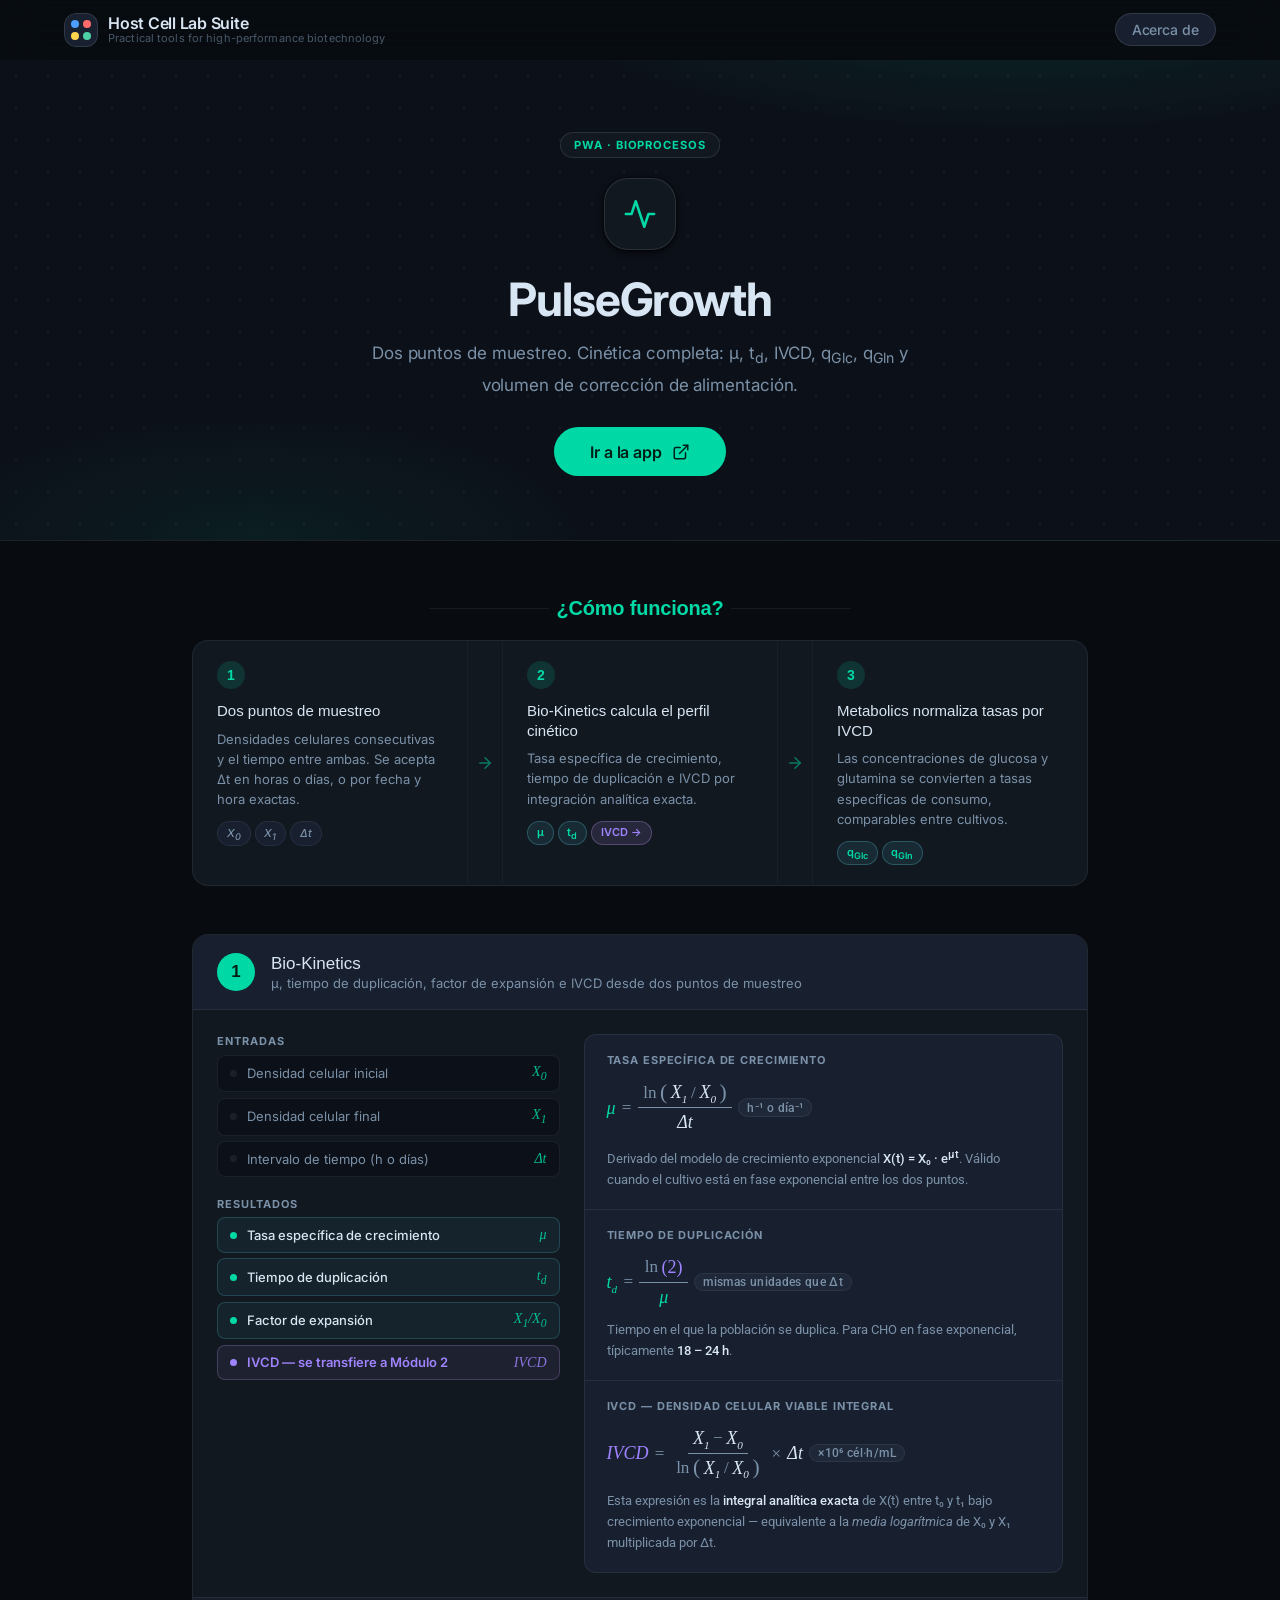
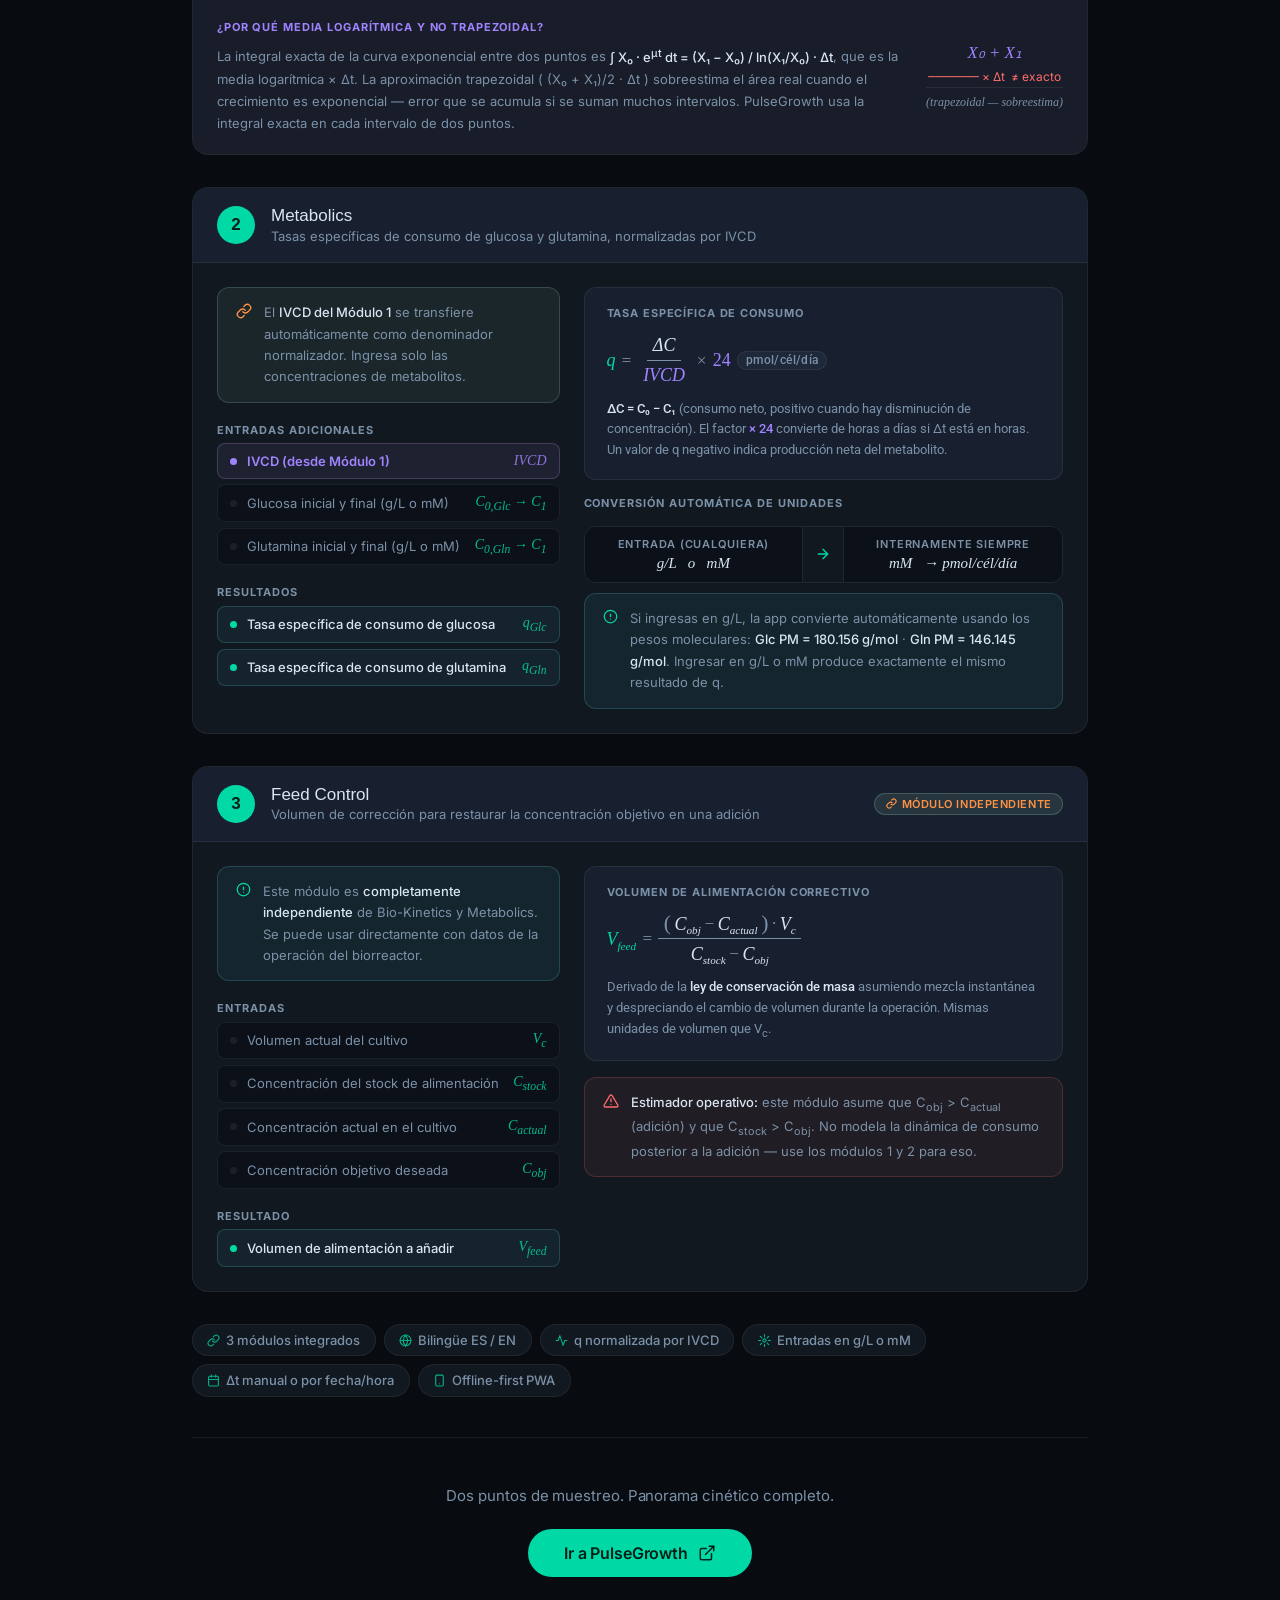
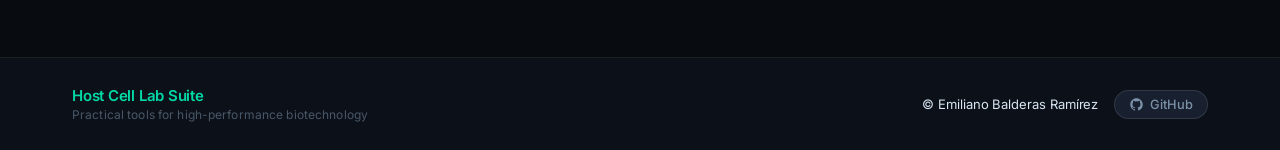
<file: tools/pulsegrowth.html>
<!DOCTYPE html>
<html lang="es">
<head>
  <meta charset="UTF-8" />
  <meta name="viewport" content="width=device-width, initial-scale=1.0" />
  <title>PulseGrowth — Cinética de Crecimiento y Tasas Metabólicas para Cultivo Celular | Host Cell Lab Suite</title>
  <meta name="description" content="PulseGrowth convierte dos puntos de muestreo en métricas cinéticas completas: μ, tiempo de duplicación, IVCD, qGlc, qGln y volumen de corrección de alimentación. Tres módulos para el monitoreo diario de cultivos CHO." />
  <link rel="canonical" href="https://hostcell.app/tools/pulsegrowth.html" />

  <link rel="preconnect" href="https://fonts.googleapis.com" />
  <link rel="preconnect" href="https://fonts.gstatic.com" crossorigin />
  <link href="https://fonts.googleapis.com/css2?family=Google+Sans:wght@400;500;700&family=Roboto:wght@300;400;500&display=swap" rel="stylesheet" />
  <link rel="stylesheet" href="../style.css" />

  <style>
    /* ══ PulseGrowth page styles ════════════════════════════ */

    /* ── Section label ───────────────────────────────────── */
    .pg-section-label {
      font-family: 'Google Sans', sans-serif;
      font-size: 0.6875rem;
      font-weight: 700;
      letter-spacing: 0.1em;
      text-transform: uppercase;
      color: var(--md-primary);
      margin-bottom: 0.875rem;
      display: flex;
      align-items: center;
      gap: 0.5rem;
    }
    .pg-section-label::after {
      content: '';
      flex: 1;
      height: 1px;
      background: var(--md-outline-variant);
    }

    .pg-workflow .pg-section-label {
      justify-content: center;
      font-size: 1.25rem;
      letter-spacing: -0.01em;
      text-transform: none;
      margin-bottom: 1.25rem;
    }

    .pg-workflow .pg-section-label::before,
    .pg-workflow .pg-section-label::after {
      content: '';
      flex: 1;
      max-width: 120px;
      height: 1px;
      background: var(--md-outline-variant);
    }

    /* ── Workflow pipeline ───────────────────────────────── */
    .pg-workflow { margin-bottom: 3rem; }

    .pg-workflow__steps {
      display: grid;
      grid-template-columns: 1fr auto 1fr auto 1fr;
      align-items: stretch;
      background: var(--md-surface-container);
      border: 1px solid var(--md-outline-variant);
      border-radius: var(--md-shape-lg);
      overflow: hidden;
    }

    .pg-step {
      padding: 1.25rem 1.5rem;
      display: flex;
      flex-direction: column;
      gap: 0.5rem;
    }

    .pg-step__num {
      width: 28px; height: 28px;
      border-radius: 50%;
      background: var(--md-primary-container);
      color: var(--md-primary);
      font-family: 'Google Sans', sans-serif;
      font-size: 0.875rem;
      font-weight: 700;
      display: flex; align-items: center; justify-content: center;
      flex-shrink: 0;
      margin-bottom: 0.25rem;
    }

    .pg-step__title {
      font-family: 'Google Sans', sans-serif;
      font-size: 0.9375rem;
      font-weight: 500;
      color: var(--md-on-surface);
      line-height: 1.3;
    }

    .pg-step__desc {
      font-size: 0.8125rem;
      color: var(--md-on-surface-variant);
      line-height: 1.55;
    }

    .pg-step__tags {
      display: flex;
      flex-wrap: wrap;
      gap: 4px;
      margin-top: 0.25rem;
    }

    .pg-tag {
      font-size: 0.6875rem;
      font-weight: 500;
      padding: 0.2rem 0.55rem;
      border-radius: var(--md-shape-full);
      background: var(--md-surface-container-high);
      border: 1px solid var(--md-outline-variant);
      color: var(--md-on-surface-variant);
      font-style: italic;
    }

    .pg-tag--out {
      background: rgba(92,214,233,0.10);
      border-color: rgba(92,214,233,0.25);
      color: var(--md-primary);
      font-style: normal;
      font-weight: 600;
    }

    .pg-tag--key {
      background: rgba(203,158,255,0.12);
      border-color: rgba(203,158,255,0.28);
      color: var(--md-tertiary);
      font-style: normal;
      font-weight: 600;
    }

    .pg-workflow__arrow {
      display: flex;
      align-items: center;
      justify-content: center;
      padding: 0 0.5rem;
      color: var(--md-primary);
      opacity: 0.5;
      border-left: 1px solid var(--md-outline-variant);
      border-right: 1px solid var(--md-outline-variant);
      font-size: 1.25rem;
    }

    /* ── Module section ──────────────────────────────────── */
    .pg-module {
      background: var(--md-surface-container);
      border: 1px solid var(--md-outline-variant);
      border-radius: var(--md-shape-lg);
      overflow: hidden;
      margin-bottom: 2rem;
    }

    .pg-module__header {
      display: flex;
      align-items: center;
      gap: 1rem;
      padding: 1.125rem 1.5rem;
      background: var(--md-surface-container-high);
      border-bottom: 1px solid var(--md-outline-variant);
    }

    .pg-module__num {
      width: 38px; height: 38px;
      border-radius: 50%;
      background: var(--md-primary);
      color: var(--md-on-primary);
      font-family: 'Google Sans', sans-serif;
      font-size: 1.0625rem;
      font-weight: 700;
      display: flex; align-items: center; justify-content: center;
      flex-shrink: 0;
    }

    .pg-module__badge {
      display: inline-flex;
      align-items: center;
      gap: 5px;
      padding: 0.2rem 0.65rem;
      border-radius: var(--md-shape-full);
      font-size: 0.6875rem;
      font-weight: 600;
      letter-spacing: 0.05em;
      text-transform: uppercase;
      background: rgba(150,203,174,0.12);
      border: 1px solid rgba(150,203,174,0.25);
      color: var(--md-secondary);
      margin-left: auto;
      flex-shrink: 0;
    }

    .pg-module__title {
      font-family: 'Google Sans', sans-serif;
      font-size: 1.0625rem;
      font-weight: 500;
      color: var(--md-on-surface);
      line-height: 1.2;
    }

    .pg-module__sub {
      font-size: 0.8125rem;
      color: var(--md-on-surface-variant);
      margin-top: 1px;
    }

    .pg-module__body {
      padding: 1.5rem;
      display: grid;
      grid-template-columns: 1fr 1.4fr;
      gap: 1.5rem;
    }

    /* ── IO list ─────────────────────────────────────────── */
    .pg-io {
      display: flex;
      flex-direction: column;
      gap: 1.25rem;
    }

    .pg-io__group-title {
      font-size: 0.6875rem;
      font-weight: 700;
      letter-spacing: 0.09em;
      text-transform: uppercase;
      color: var(--md-on-surface-variant);
      margin-bottom: 0.4rem;
    }

    .pg-io__list {
      display: flex;
      flex-direction: column;
      gap: 0.35rem;
    }

    .pg-io__item {
      display: flex;
      align-items: center;
      gap: 0.625rem;
      padding: 0.525rem 0.75rem;
      border-radius: var(--md-shape-sm);
      background: var(--md-surface-container-low);
      border: 1px solid var(--md-outline-variant);
    }

    .pg-io__item--out {
      background: rgba(92,214,233,0.06);
      border-color: rgba(92,214,233,0.20);
    }

    .pg-io__item--key {
      background: rgba(203,158,255,0.07);
      border-color: rgba(203,158,255,0.22);
    }

    .pg-io__dot {
      width: 7px; height: 7px;
      border-radius: 50%;
      flex-shrink: 0;
      background: var(--md-outline-variant);
    }

    .pg-io__item--out .pg-io__dot { background: var(--md-primary); }
    .pg-io__item--key .pg-io__dot { background: var(--md-tertiary); }

    .pg-io__text {
      flex: 1;
      font-size: 0.8125rem;
      color: var(--md-on-surface-variant);
      line-height: 1.3;
    }

    .pg-io__item--out .pg-io__text {
      color: var(--md-on-surface);
      font-weight: 500;
    }

    .pg-io__item--key .pg-io__text {
      color: var(--md-tertiary);
      font-weight: 600;
    }

    .pg-io__sym {
      font-family: 'Georgia', 'Times New Roman', serif;
      font-style: italic;
      font-size: 0.875rem;
      color: var(--md-primary);
      opacity: 0.85;
      flex-shrink: 0;
    }

    .pg-io__item--key .pg-io__sym { color: var(--md-tertiary); }

    /* ── Equation block ──────────────────────────────────── */
    .eq-block {
      background: var(--md-surface-container-high);
      border-radius: var(--md-shape-md);
      border: 1px solid var(--md-outline-variant);
      display: flex;
      flex-direction: column;
      overflow: hidden;
    }

    .eq-block__item {
      padding: 1.125rem 1.375rem;
      border-bottom: 1px solid var(--md-outline-variant);
    }

    .eq-block__item:last-child { border-bottom: none; }

    .eq-block__title {
      font-size: 0.6875rem;
      font-weight: 700;
      letter-spacing: 0.08em;
      text-transform: uppercase;
      color: var(--md-on-surface-variant);
      margin-bottom: 0.875rem;
    }

    /* Equation row */
    .eq {
      display: flex;
      align-items: center;
      flex-wrap: wrap;
      gap: 0.35em;
      font-family: 'Georgia', 'Times New Roman', serif;
      font-size: 1.125rem;
      line-height: 1;
    }

    .eq-res  { font-style: italic; color: var(--md-primary); }
    .eq-var  { font-style: italic; color: var(--md-on-surface); }
    .eq-fn   { font-style: normal; color: var(--md-on-surface-variant); font-size: 0.95em; }
    .eq-const{ font-style: normal; color: var(--md-tertiary); }
    .eq-op   { font-style: normal; color: var(--md-on-surface-variant); font-size: 0.95em; }
    .eq-paren{ font-style: normal; color: var(--md-on-surface-variant); font-size: 1.2em; line-height: 1; }

    .eq-frac {
      display: inline-flex;
      flex-direction: column;
      align-items: center;
      text-align: center;
      gap: 0;
      line-height: 1.25;
    }

    .eq-frac__num {
      display: flex;
      align-items: center;
      flex-wrap: wrap;
      gap: 0.2em;
      padding: 0 0.3em 0.18em;
      border-bottom: 1.5px solid var(--md-on-surface-variant);
      justify-content: center;
    }

    .eq-frac__den {
      display: flex;
      align-items: center;
      flex-wrap: wrap;
      gap: 0.2em;
      padding: 0.18em 0.3em 0;
      justify-content: center;
    }

    .eq sub, .eq sup {
      font-size: 0.62em;
      line-height: 0;
      vertical-align: baseline;
      position: relative;
    }
    .eq sub { top: 0.42em; }
    .eq sup { top: -0.58em; }

    .eq-note {
      margin-top: 0.75rem;
      font-family: 'Roboto', sans-serif;
      font-size: 0.8125rem;
      line-height: 1.6;
      color: var(--md-on-surface-variant);
    }

    .eq-note strong { color: var(--md-on-surface); font-weight: 500; }

    /* Units badge next to equation */
    .eq-unit {
      font-family: 'Roboto', sans-serif;
      font-style: normal;
      font-size: 0.75rem;
      font-weight: 500;
      letter-spacing: 0.03em;
      color: var(--md-on-surface-variant);
      padding: 0.15rem 0.5rem;
      border-radius: var(--md-shape-full);
      background: var(--md-surface-container-highest);
      border: 1px solid var(--md-outline-variant);
      align-self: center;
    }

    /* ── Callout boxes ───────────────────────────────────── */
    .callout {
      border-radius: var(--md-shape-md);
      padding: 0.875rem 1.125rem;
      display: flex;
      gap: 0.75rem;
      align-items: flex-start;
    }

    .callout--info  { background: rgba(92,214,233,0.07);  border: 1px solid rgba(92,214,233,0.20); }
    .callout--warn  { background: rgba(255,107,107,0.07); border: 1px solid rgba(255,107,107,0.20); }
    .callout--link  { background: rgba(150,203,174,0.08); border: 1px solid rgba(150,203,174,0.22); }
    .callout--idea  { background: rgba(203,158,255,0.07); border: 1px solid rgba(203,158,255,0.22); }

    .callout__icon { flex-shrink: 0; margin-top: 1px; color: var(--md-primary); }
    .callout--warn .callout__icon { color: #FF6B6B; }
    .callout--link .callout__icon { color: var(--md-secondary); }
    .callout--idea .callout__icon { color: var(--md-tertiary); }

    .callout__body {
      font-size: 0.8125rem;
      line-height: 1.65;
      color: var(--md-on-surface-variant);
    }

    .callout__body strong { color: var(--md-on-surface); font-weight: 500; }

    /* ── IVCD derivation box ─────────────────────────────── */
    .ivcd-derive {
      border-top: 1px solid var(--md-outline-variant);
      padding: 1.25rem 1.5rem;
      background: rgba(203,158,255,0.04);
      display: flex;
      gap: 1.25rem;
      flex-wrap: wrap;
    }

    .ivcd-derive__label {
      font-size: 0.6875rem;
      font-weight: 700;
      letter-spacing: 0.08em;
      text-transform: uppercase;
      color: var(--md-tertiary);
      margin-bottom: 0.5rem;
    }

    .ivcd-derive__left {
      flex: 1 1 260px;
      font-size: 0.8125rem;
      line-height: 1.7;
      color: var(--md-on-surface-variant);
    }

    .ivcd-derive__left strong { color: var(--md-on-surface); font-weight: 500; }

    .ivcd-derive__right {
      flex: 0 0 auto;
      display: flex;
      align-items: center;
    }

    /* ── Unit conversion strip ───────────────────────────── */
    .pg-unit-strip {
      display: grid;
      grid-template-columns: 1fr auto 1fr;
      gap: 0;
      border-radius: var(--md-shape-md);
      overflow: hidden;
      border: 1px solid var(--md-outline-variant);
      margin-top: 1rem;
    }

    .pg-unit-cell {
      padding: 0.625rem 1rem;
      background: var(--md-surface-container-low);
      text-align: center;
    }

    .pg-unit-cell__label {
      font-size: 0.6875rem;
      font-weight: 600;
      letter-spacing: 0.07em;
      text-transform: uppercase;
      color: var(--md-on-surface-variant);
      margin-bottom: 0.25rem;
    }

    .pg-unit-cell__value {
      font-family: 'Georgia', serif;
      font-style: italic;
      font-size: 0.9375rem;
      color: var(--md-on-surface);
    }

    .pg-unit-arrow {
      display: flex;
      align-items: center;
      justify-content: center;
      padding: 0 0.75rem;
      background: var(--md-surface-container);
      border-left: 1px solid var(--md-outline-variant);
      border-right: 1px solid var(--md-outline-variant);
      color: var(--md-primary);
    }

    /* ── Feature badges ──────────────────────────────────── */
    .pg-features {
      display: flex;
      flex-wrap: wrap;
      gap: 8px;
      margin-bottom: 2.5rem;
    }

    .pg-feature-chip {
      display: inline-flex;
      align-items: center;
      gap: 6px;
      padding: 0.45rem 0.9rem;
      border-radius: var(--md-shape-full);
      background: var(--md-surface-container);
      border: 1px solid var(--md-outline-variant);
      font-size: 0.8125rem;
      font-weight: 500;
      color: var(--md-on-surface-variant);
    }

    .pg-feature-chip svg { color: var(--md-primary); opacity: 0.8; }

    /* ── Responsive ──────────────────────────────────────── */
    @media (max-width: 760px) {
      .pg-workflow__steps {
        grid-template-columns: 1fr;
      }
      .pg-workflow__arrow {
        border: none;
        border-top: 1px solid var(--md-outline-variant);
        border-bottom: 1px solid var(--md-outline-variant);
        padding: 0.5rem;
        transform: rotate(90deg) scaleX(0.6);
      }
      .pg-module__body {
        grid-template-columns: 1fr;
      }
      .pg-unit-strip {
        grid-template-columns: 1fr;
      }
      .pg-unit-arrow {
        border: none;
        border-top: 1px solid var(--md-outline-variant);
        border-bottom: 1px solid var(--md-outline-variant);
        padding: 0.4rem;
      }
      .ivcd-derive { flex-direction: column; }
    }
  </style>
</head>
<body>

  <!-- ══ TOP APP BAR ══ -->
  <header class="md-top-app-bar" id="app-bar">
    <div class="md-top-app-bar__row">
      <a class="md-top-app-bar__leading hc-home-link" href="../index.html" aria-label="Ir a la página principal de Host Cell Lab Suite">
        <div class="hc-logo-mark" aria-hidden="true">
          <div class="hc-logo-dot" style="background:#4B9EFF"></div>
          <div class="hc-logo-dot" style="background:#FF6B6B"></div>
          <div class="hc-logo-dot" style="background:#FFD54F"></div>
          <div class="hc-logo-dot" style="background:#4DD0A5"></div>
        </div>
        <div class="hc-brand">
          <span class="hc-brand__name">Host Cell Lab Suite</span>
          <span class="hc-brand__tagline">Practical tools for high-performance biotechnology</span>
        </div>
      </a>
      <a class="md-button-tonal" href="../about.html">Acerca de</a>
    </div>
  </header>

  <!-- ══ HERO ══ -->
  <section class="tool-hero tool-hero--primary">
    <div class="tool-hero__content">
      <div class="tool-hero__badge">PWA · Bioprocesos</div>
      <div class="tool-hero__icon" aria-hidden="true">
        <svg width="34" height="34" viewBox="0 0 24 24" fill="none" stroke="currentColor" stroke-width="1.8" stroke-linecap="round" stroke-linejoin="round">
          <polyline points="22 12 18 12 15 21 9 3 6 12 2 12"/>
        </svg>
      </div>
      <h1 class="tool-hero__title">PulseGrowth</h1>
      <p class="tool-hero__tagline">Dos puntos de muestreo. Cinética completa: μ, t<sub>d</sub>, IVCD, q<sub>Glc</sub>, q<sub>Gln</sub> y volumen de corrección de alimentación.</p>
      <div class="tool-hero__cta">
        <a class="md-button-filled md-button-filled--large" href="https://ebalderasr.github.io/PulseGrowth/" target="_blank" rel="noopener noreferrer">
          Ir a la app
          <svg width="18" height="18" viewBox="0 0 24 24" fill="none" stroke="currentColor" stroke-width="2" stroke-linecap="round" stroke-linejoin="round" aria-hidden="true">
            <path d="M18 13v6a2 2 0 0 1-2 2H5a2 2 0 0 1-2-2V8a2 2 0 0 1 2-2h6"/>
            <polyline points="15 3 21 3 21 9"/><line x1="10" y1="14" x2="21" y2="3"/>
          </svg>
        </a>
      </div>
    </div>
  </section>

  <!-- ══ CONTENT ══ -->
  <div class="tool-content">

    <!-- ── ¿Cómo funciona? ── -->
    <section class="pg-workflow" aria-label="Pipeline cinético">
      <div class="pg-section-label">¿Cómo funciona?</div>

      <div class="pg-workflow__steps">

        <div class="pg-step">
          <div class="pg-step__num">1</div>
          <div class="pg-step__title">Dos puntos de muestreo</div>
          <div class="pg-step__desc">Densidades celulares consecutivas y el tiempo entre ambas. Se acepta Δt en horas o días, o por fecha y hora exactas.</div>
          <div class="pg-step__tags">
            <span class="pg-tag">X<sub>0</sub></span>
            <span class="pg-tag">X<sub>1</sub></span>
            <span class="pg-tag">Δt</span>
          </div>
        </div>

        <div class="pg-workflow__arrow" aria-hidden="true">
          <svg width="18" height="18" viewBox="0 0 24 24" fill="none" stroke="currentColor" stroke-width="2" stroke-linecap="round" stroke-linejoin="round">
            <line x1="5" y1="12" x2="19" y2="12"/><polyline points="12 5 19 12 12 19"/>
          </svg>
        </div>

        <div class="pg-step">
          <div class="pg-step__num">2</div>
          <div class="pg-step__title">Bio-Kinetics calcula el perfil cinético</div>
          <div class="pg-step__desc">Tasa específica de crecimiento, tiempo de duplicación e IVCD por integración analítica exacta.</div>
          <div class="pg-step__tags">
            <span class="pg-tag--out pg-tag">μ</span>
            <span class="pg-tag--out pg-tag">t<sub>d</sub></span>
            <span class="pg-tag--key pg-tag">IVCD →</span>
          </div>
        </div>

        <div class="pg-workflow__arrow" aria-hidden="true">
          <svg width="18" height="18" viewBox="0 0 24 24" fill="none" stroke="currentColor" stroke-width="2" stroke-linecap="round" stroke-linejoin="round">
            <line x1="5" y1="12" x2="19" y2="12"/><polyline points="12 5 19 12 12 19"/>
          </svg>
        </div>

        <div class="pg-step">
          <div class="pg-step__num">3</div>
          <div class="pg-step__title">Metabolics normaliza tasas por IVCD</div>
          <div class="pg-step__desc">Las concentraciones de glucosa y glutamina se convierten a tasas específicas de consumo, comparables entre cultivos.</div>
          <div class="pg-step__tags">
            <span class="pg-tag--out pg-tag">q<sub>Glc</sub></span>
            <span class="pg-tag--out pg-tag">q<sub>Gln</sub></span>
          </div>
        </div>

      </div>
    </section>

    <!-- ── Módulo 1: Bio-Kinetics ── -->
    <section class="pg-module" aria-labelledby="mod1-title">

      <div class="pg-module__header">
        <div class="pg-module__num" aria-hidden="true">1</div>
        <div>
          <div class="pg-module__title" id="mod1-title">Bio-Kinetics</div>
          <div class="pg-module__sub">μ, tiempo de duplicación, factor de expansión e IVCD desde dos puntos de muestreo</div>
        </div>
      </div>

      <div class="pg-module__body">

        <!-- IO panel -->
        <div class="pg-io">
          <div>
            <div class="pg-io__group-title">Entradas</div>
            <div class="pg-io__list">
              <div class="pg-io__item">
                <div class="pg-io__dot"></div>
                <span class="pg-io__text">Densidad celular inicial</span>
                <span class="pg-io__sym">X<sub>0</sub></span>
              </div>
              <div class="pg-io__item">
                <div class="pg-io__dot"></div>
                <span class="pg-io__text">Densidad celular final</span>
                <span class="pg-io__sym">X<sub>1</sub></span>
              </div>
              <div class="pg-io__item">
                <div class="pg-io__dot"></div>
                <span class="pg-io__text">Intervalo de tiempo (h o días)</span>
                <span class="pg-io__sym">Δt</span>
              </div>
            </div>
          </div>

          <div>
            <div class="pg-io__group-title">Resultados</div>
            <div class="pg-io__list">
              <div class="pg-io__item pg-io__item--out">
                <div class="pg-io__dot"></div>
                <span class="pg-io__text">Tasa específica de crecimiento</span>
                <span class="pg-io__sym">μ</span>
              </div>
              <div class="pg-io__item pg-io__item--out">
                <div class="pg-io__dot"></div>
                <span class="pg-io__text">Tiempo de duplicación</span>
                <span class="pg-io__sym">t<sub>d</sub></span>
              </div>
              <div class="pg-io__item pg-io__item--out">
                <div class="pg-io__dot"></div>
                <span class="pg-io__text">Factor de expansión</span>
                <span class="pg-io__sym">X<sub>1</sub>/X<sub>0</sub></span>
              </div>
              <div class="pg-io__item pg-io__item--key">
                <div class="pg-io__dot"></div>
                <span class="pg-io__text">IVCD — se transfiere a Módulo 2</span>
                <span class="pg-io__sym">IVCD</span>
              </div>
            </div>
          </div>
        </div>

        <!-- Equations -->
        <div style="display:flex; flex-direction:column; gap:1rem;">
          <div class="eq-block">

            <div class="eq-block__item">
              <div class="eq-block__title">Tasa específica de crecimiento</div>
              <div class="eq" aria-label="mu igual al logaritmo de X1 sobre X0, partido por delta-t">
                <span class="eq-res">μ</span>
                <span class="eq-op">=</span>
                <div class="eq-frac">
                  <div class="eq-frac__num">
                    <span class="eq-fn">ln</span>
                    <span class="eq-paren">(</span>
                    <span class="eq-var">X<sub>1</sub></span>
                    <span class="eq-op">/</span>
                    <span class="eq-var">X<sub>0</sub></span>
                    <span class="eq-paren">)</span>
                  </div>
                  <div class="eq-frac__den">
                    <span class="eq-var">Δt</span>
                  </div>
                </div>
                <span class="eq-unit">h⁻¹ o día⁻¹</span>
              </div>
              <div class="eq-note">
                Derivado del modelo de crecimiento exponencial <strong>X(t) = X₀ · e<sup>μt</sup></strong>. Válido cuando el cultivo está en fase exponencial entre los dos puntos.
              </div>
            </div>

            <div class="eq-block__item">
              <div class="eq-block__title">Tiempo de duplicación</div>
              <div class="eq" aria-label="t-d igual a logaritmo de 2 partido por mu">
                <span class="eq-res">t<sub>d</sub></span>
                <span class="eq-op">=</span>
                <div class="eq-frac">
                  <div class="eq-frac__num">
                    <span class="eq-fn">ln</span>
                    <span class="eq-const">(2)</span>
                  </div>
                  <div class="eq-frac__den">
                    <span class="eq-res">μ</span>
                  </div>
                </div>
                <span class="eq-unit">mismas unidades que Δt</span>
              </div>
              <div class="eq-note">
                Tiempo en el que la población se duplica. Para CHO en fase exponencial, típicamente <strong>18 – 24 h</strong>.
              </div>
            </div>

            <div class="eq-block__item">
              <div class="eq-block__title">IVCD — Densidad Celular Viable Integral</div>
              <div class="eq" aria-label="IVCD igual a la fracción de X1 menos X0 entre ln de X1 sobre X0, por delta-t">
                <span class="eq-res" style="color:var(--md-tertiary)">IVCD</span>
                <span class="eq-op">=</span>
                <div class="eq-frac">
                  <div class="eq-frac__num">
                    <span class="eq-var">X<sub>1</sub></span>
                    <span class="eq-op">−</span>
                    <span class="eq-var">X<sub>0</sub></span>
                  </div>
                  <div class="eq-frac__den">
                    <span class="eq-fn">ln</span>
                    <span class="eq-paren">(</span>
                    <span class="eq-var">X<sub>1</sub></span>
                    <span class="eq-op">/</span>
                    <span class="eq-var">X<sub>0</sub></span>
                    <span class="eq-paren">)</span>
                  </div>
                </div>
                <span class="eq-op">×</span>
                <span class="eq-var">Δt</span>
                <span class="eq-unit">×10⁶ cél·h/mL</span>
              </div>
              <div class="eq-note">
                Esta expresión es la <strong>integral analítica exacta</strong> de X(t) entre t₀ y t₁ bajo crecimiento exponencial — equivalente a la <em>media logarítmica</em> de X₀ y X₁ multiplicada por Δt.
              </div>
            </div>

          </div>
        </div>
      </div>

      <!-- IVCD derivation callout -->
      <div class="ivcd-derive">
        <div class="ivcd-derive__left">
          <div class="ivcd-derive__label">¿Por qué media logarítmica y no trapezoidal?</div>
          La integral exacta de la curva exponencial entre dos puntos es
          <strong>∫ X₀ · e<sup>μt</sup> dt = (X₁ − X₀) / ln(X₁/X₀) · Δt</strong>,
          que es la media logarítmica × Δt. La aproximación trapezoidal
          ( (X₀ + X₁)/2 · Δt ) sobreestima el área real cuando el crecimiento es exponencial —
          error que se acumula si se suman muchos intervalos. PulseGrowth usa la integral exacta
          en cada intervalo de dos puntos.
        </div>
        <div class="ivcd-derive__right">
          <div style="text-align:center; font-size:0.8125rem; color:var(--md-on-surface-variant);">
            <div style="font-family:'Georgia',serif; font-style:italic; font-size:1.05rem; color:var(--md-tertiary); margin-bottom:0.4rem;">
              X₀ + X₁
            </div>
            <div style="border-bottom:1.5px solid var(--md-outline-variant); padding-bottom:0.2rem; margin-bottom:0.4rem; font-size:0.75rem; color:#FF6B6B;">
              ─────── × Δt&ensp;≠ exacto
            </div>
            <div style="font-family:'Georgia',serif; font-style:italic; font-size:0.75rem; color:var(--md-on-surface-variant);">(trapezoidal — sobreestima)</div>
          </div>
        </div>
      </div>

    </section>

    <!-- ── Módulo 2: Metabolics ── -->
    <section class="pg-module" aria-labelledby="mod2-title">

      <div class="pg-module__header">
        <div class="pg-module__num" aria-hidden="true">2</div>
        <div>
          <div class="pg-module__title" id="mod2-title">Metabolics</div>
          <div class="pg-module__sub">Tasas específicas de consumo de glucosa y glutamina, normalizadas por IVCD</div>
        </div>
      </div>

      <div class="pg-module__body">

        <!-- IO panel -->
        <div class="pg-io">

          <div class="callout callout--link" style="margin-top:0">
            <svg class="callout__icon" width="16" height="16" viewBox="0 0 24 24" fill="none" stroke="currentColor" stroke-width="2" stroke-linecap="round" stroke-linejoin="round" aria-hidden="true">
              <path d="M10 13a5 5 0 0 0 7.54.54l3-3a5 5 0 0 0-7.07-7.07l-1.72 1.71"/>
              <path d="M14 11a5 5 0 0 0-7.54-.54l-3 3a5 5 0 0 0 7.07 7.07l1.71-1.71"/>
            </svg>
            <div class="callout__body">
              El <strong>IVCD del Módulo 1</strong> se transfiere automáticamente como denominador normalizador. Ingresa solo las concentraciones de metabolitos.
            </div>
          </div>

          <div>
            <div class="pg-io__group-title">Entradas adicionales</div>
            <div class="pg-io__list">
              <div class="pg-io__item pg-io__item--key">
                <div class="pg-io__dot"></div>
                <span class="pg-io__text">IVCD (desde Módulo 1)</span>
                <span class="pg-io__sym" style="color:var(--md-tertiary)">IVCD</span>
              </div>
              <div class="pg-io__item">
                <div class="pg-io__dot"></div>
                <span class="pg-io__text">Glucosa inicial y final (g/L o mM)</span>
                <span class="pg-io__sym">C<sub>0,Glc</sub> → C<sub>1</sub></span>
              </div>
              <div class="pg-io__item">
                <div class="pg-io__dot"></div>
                <span class="pg-io__text">Glutamina inicial y final (g/L o mM)</span>
                <span class="pg-io__sym">C<sub>0,Gln</sub> → C<sub>1</sub></span>
              </div>
            </div>
          </div>

          <div>
            <div class="pg-io__group-title">Resultados</div>
            <div class="pg-io__list">
              <div class="pg-io__item pg-io__item--out">
                <div class="pg-io__dot"></div>
                <span class="pg-io__text">Tasa específica de consumo de glucosa</span>
                <span class="pg-io__sym">q<sub>Glc</sub></span>
              </div>
              <div class="pg-io__item pg-io__item--out">
                <div class="pg-io__dot"></div>
                <span class="pg-io__text">Tasa específica de consumo de glutamina</span>
                <span class="pg-io__sym">q<sub>Gln</sub></span>
              </div>
            </div>
          </div>

        </div>

        <!-- Equations + unit conversion -->
        <div style="display:flex; flex-direction:column; gap:1rem;">

          <div class="eq-block">
            <div class="eq-block__item">
              <div class="eq-block__title">Tasa específica de consumo</div>
              <div class="eq" aria-label="q igual a la fracción de delta-C entre IVCD, por 24">
                <span class="eq-res">q</span>
                <span class="eq-op">=</span>
                <div class="eq-frac">
                  <div class="eq-frac__num">
                    <span class="eq-var">ΔC</span>
                  </div>
                  <div class="eq-frac__den">
                    <span class="eq-res" style="color:var(--md-tertiary)">IVCD</span>
                  </div>
                </div>
                <span class="eq-op">×</span>
                <span class="eq-const">24</span>
                <span class="eq-unit">pmol/cél/día</span>
              </div>
              <div class="eq-note">
                <strong>ΔC = C₀ − C₁</strong> (consumo neto, positivo cuando hay disminución de concentración).
                El factor <strong style="color:var(--md-tertiary)">× 24</strong> convierte de horas a días si Δt está en horas.
                Un valor de q negativo indica producción neta del metabolito.
              </div>
            </div>
          </div>

          <!-- Unit conversion strip -->
          <div>
            <div style="font-size:0.6875rem; font-weight:700; letter-spacing:0.09em; text-transform:uppercase; color:var(--md-on-surface-variant); margin-bottom:0.4rem;">
              Conversión automática de unidades
            </div>
            <div class="pg-unit-strip">
              <div class="pg-unit-cell">
                <div class="pg-unit-cell__label">Entrada (cualquiera)</div>
                <div class="pg-unit-cell__value">g/L &ensp;o&ensp; mM</div>
              </div>
              <div class="pg-unit-arrow" aria-hidden="true">
                <svg width="16" height="16" viewBox="0 0 24 24" fill="none" stroke="currentColor" stroke-width="2" stroke-linecap="round" stroke-linejoin="round">
                  <line x1="5" y1="12" x2="19" y2="12"/><polyline points="12 5 19 12 12 19"/>
                </svg>
              </div>
              <div class="pg-unit-cell">
                <div class="pg-unit-cell__label">Internamente siempre</div>
                <div class="pg-unit-cell__value">mM &ensp;→ pmol/cél/día</div>
              </div>
            </div>
            <div class="callout callout--info" style="margin-top:0.625rem;">
              <svg class="callout__icon" width="15" height="15" viewBox="0 0 24 24" fill="none" stroke="currentColor" stroke-width="2" stroke-linecap="round" stroke-linejoin="round" aria-hidden="true">
                <circle cx="12" cy="12" r="10"/><line x1="12" y1="8" x2="12" y2="12"/><line x1="12" y1="16" x2="12.01" y2="16"/>
              </svg>
              <div class="callout__body">
                Si ingresas en g/L, la app convierte automáticamente usando los pesos moleculares:
                <strong>Glc PM = 180.156 g/mol</strong> · <strong>Gln PM = 146.145 g/mol</strong>.
                Ingresar en g/L o mM produce exactamente el mismo resultado de q.
              </div>
            </div>
          </div>

        </div>
      </div>

    </section>

    <!-- ── Módulo 3: Feed Control ── -->
    <section class="pg-module" aria-labelledby="mod3-title">

      <div class="pg-module__header">
        <div class="pg-module__num" aria-hidden="true">3</div>
        <div>
          <div class="pg-module__title" id="mod3-title">Feed Control</div>
          <div class="pg-module__sub">Volumen de corrección para restaurar la concentración objetivo en una adición</div>
        </div>
        <div class="pg-module__badge" aria-label="Módulo independiente de los anteriores">
          <svg width="11" height="11" viewBox="0 0 24 24" fill="none" stroke="currentColor" stroke-width="2.5" aria-hidden="true">
            <path d="M10 13a5 5 0 0 0 7.54.54l3-3a5 5 0 0 0-7.07-7.07l-1.72 1.71"/>
            <path d="M14 11a5 5 0 0 0-7.54-.54l-3 3a5 5 0 0 0 7.07 7.07l1.71-1.71"/>
          </svg>
          Módulo independiente
        </div>
      </div>

      <div class="pg-module__body">

        <!-- IO panel -->
        <div class="pg-io">

          <div class="callout callout--info" style="margin-top:0">
            <svg class="callout__icon" width="15" height="15" viewBox="0 0 24 24" fill="none" stroke="currentColor" stroke-width="2" stroke-linecap="round" stroke-linejoin="round" aria-hidden="true">
              <circle cx="12" cy="12" r="10"/><line x1="12" y1="8" x2="12" y2="12"/><line x1="12" y1="16" x2="12.01" y2="16"/>
            </svg>
            <div class="callout__body">
              Este módulo es <strong>completamente independiente</strong> de Bio-Kinetics y Metabolics. Se puede usar directamente con datos de la operación del biorreactor.
            </div>
          </div>

          <div>
            <div class="pg-io__group-title">Entradas</div>
            <div class="pg-io__list">
              <div class="pg-io__item">
                <div class="pg-io__dot"></div>
                <span class="pg-io__text">Volumen actual del cultivo</span>
                <span class="pg-io__sym">V<sub>c</sub></span>
              </div>
              <div class="pg-io__item">
                <div class="pg-io__dot"></div>
                <span class="pg-io__text">Concentración del stock de alimentación</span>
                <span class="pg-io__sym">C<sub>stock</sub></span>
              </div>
              <div class="pg-io__item">
                <div class="pg-io__dot"></div>
                <span class="pg-io__text">Concentración actual en el cultivo</span>
                <span class="pg-io__sym">C<sub>actual</sub></span>
              </div>
              <div class="pg-io__item">
                <div class="pg-io__dot"></div>
                <span class="pg-io__text">Concentración objetivo deseada</span>
                <span class="pg-io__sym">C<sub>obj</sub></span>
              </div>
            </div>
          </div>

          <div>
            <div class="pg-io__group-title">Resultado</div>
            <div class="pg-io__list">
              <div class="pg-io__item pg-io__item--out">
                <div class="pg-io__dot"></div>
                <span class="pg-io__text">Volumen de alimentación a añadir</span>
                <span class="pg-io__sym">V<sub>feed</sub></span>
              </div>
            </div>
          </div>

        </div>

        <!-- Equation -->
        <div style="display:flex; flex-direction:column; gap:1rem;">

          <div class="eq-block">
            <div class="eq-block__item">
              <div class="eq-block__title">Volumen de alimentación correctivo</div>
              <div class="eq" aria-label="V-feed igual a la fracción de C-objetivo menos C-actual por V-cultivo, entre C-stock menos C-objetivo">
                <span class="eq-res">V<sub>feed</sub></span>
                <span class="eq-op">=</span>
                <div class="eq-frac">
                  <div class="eq-frac__num">
                    <span class="eq-paren">(</span>
                    <span class="eq-var">C<sub>obj</sub></span>
                    <span class="eq-op">−</span>
                    <span class="eq-var">C<sub>actual</sub></span>
                    <span class="eq-paren">)</span>
                    <span class="eq-op">·</span>
                    <span class="eq-var">V<sub>c</sub></span>
                  </div>
                  <div class="eq-frac__den">
                    <span class="eq-var">C<sub>stock</sub></span>
                    <span class="eq-op">−</span>
                    <span class="eq-var">C<sub>obj</sub></span>
                  </div>
                </div>
              </div>
              <div class="eq-note">
                Derivado de la <strong>ley de conservación de masa</strong> asumiendo mezcla instantánea y despreciando el cambio de volumen durante la operación. Mismas unidades de volumen que V<sub>c</sub>.
              </div>
            </div>
          </div>

          <div class="callout callout--warn">
            <svg class="callout__icon" width="16" height="16" viewBox="0 0 24 24" fill="none" stroke="currentColor" stroke-width="2" stroke-linecap="round" stroke-linejoin="round" aria-hidden="true">
              <path d="M10.29 3.86L1.82 18a2 2 0 0 0 1.71 3h16.94a2 2 0 0 0 1.71-3L13.71 3.86a2 2 0 0 0-3.42 0z"/>
              <line x1="12" y1="9" x2="12" y2="13"/><line x1="12" y1="17" x2="12.01" y2="17"/>
            </svg>
            <div class="callout__body">
              <strong>Estimador operativo:</strong> este módulo asume que C<sub>obj</sub> &gt; C<sub>actual</sub> (adición) y que C<sub>stock</sub> &gt; C<sub>obj</sub>. No modela la dinámica de consumo posterior a la adición — use los módulos 1 y 2 para eso.
            </div>
          </div>

        </div>
      </div>

    </section>

    <!-- ── Feature badges ── -->
    <div class="pg-features" aria-label="Características técnicas">
      <div class="pg-feature-chip">
        <svg width="13" height="13" viewBox="0 0 24 24" fill="none" stroke="currentColor" stroke-width="2" stroke-linecap="round" stroke-linejoin="round" aria-hidden="true"><path d="M10 13a5 5 0 0 0 7.54.54l3-3a5 5 0 0 0-7.07-7.07l-1.72 1.71"/><path d="M14 11a5 5 0 0 0-7.54-.54l-3 3a5 5 0 0 0 7.07 7.07l1.71-1.71"/></svg>
        3 módulos integrados
      </div>
      <div class="pg-feature-chip">
        <svg width="13" height="13" viewBox="0 0 24 24" fill="none" stroke="currentColor" stroke-width="2" stroke-linecap="round" stroke-linejoin="round" aria-hidden="true"><circle cx="12" cy="12" r="10"/><line x1="2" y1="12" x2="22" y2="12"/><path d="M12 2a15.3 15.3 0 0 1 4 10 15.3 15.3 0 0 1-4 10 15.3 15.3 0 0 1-4-10 15.3 15.3 0 0 1 4-10z"/></svg>
        Bilingüe ES / EN
      </div>
      <div class="pg-feature-chip">
        <svg width="13" height="13" viewBox="0 0 24 24" fill="none" stroke="currentColor" stroke-width="2" stroke-linecap="round" stroke-linejoin="round" aria-hidden="true"><polyline points="22 12 18 12 15 21 9 3 6 12 2 12"/></svg>
        q normalizada por IVCD
      </div>
      <div class="pg-feature-chip">
        <svg width="13" height="13" viewBox="0 0 24 24" fill="none" stroke="currentColor" stroke-width="2" stroke-linecap="round" stroke-linejoin="round" aria-hidden="true"><circle cx="12" cy="12" r="3"/><path d="M12 1v4M12 19v4M4.22 4.22l2.83 2.83M16.95 16.95l2.83 2.83M1 12h4M19 12h4M4.22 19.78l2.83-2.83M16.95 7.05l2.83-2.83"/></svg>
        Entradas en g/L o mM
      </div>
      <div class="pg-feature-chip">
        <svg width="13" height="13" viewBox="0 0 24 24" fill="none" stroke="currentColor" stroke-width="2" stroke-linecap="round" stroke-linejoin="round" aria-hidden="true"><rect x="3" y="4" width="18" height="18" rx="2" ry="2"/><line x1="16" y1="2" x2="16" y2="6"/><line x1="8" y1="2" x2="8" y2="6"/><line x1="3" y1="10" x2="21" y2="10"/></svg>
        Δt manual o por fecha/hora
      </div>
      <div class="pg-feature-chip">
        <svg width="13" height="13" viewBox="0 0 24 24" fill="none" stroke="currentColor" stroke-width="2" stroke-linecap="round" stroke-linejoin="round" aria-hidden="true"><rect x="5" y="2" width="14" height="20" rx="2"/><line x1="12" y1="18" x2="12.01" y2="18"/></svg>
        Offline-first PWA
      </div>
    </div>

    <!-- ── CTA ── -->
    <div class="tool-cta">
      <p class="tool-cta__label">Dos puntos de muestreo. Panorama cinético completo.</p>
      <a class="md-button-filled md-button-filled--large" href="https://ebalderasr.github.io/PulseGrowth/" target="_blank" rel="noopener noreferrer">
        Ir a PulseGrowth
        <svg width="18" height="18" viewBox="0 0 24 24" fill="none" stroke="currentColor" stroke-width="2" stroke-linecap="round" stroke-linejoin="round" aria-hidden="true">
          <path d="M18 13v6a2 2 0 0 1-2 2H5a2 2 0 0 1-2-2V8a2 2 0 0 1 2-2h6"/>
          <polyline points="15 3 21 3 21 9"/><line x1="10" y1="14" x2="21" y2="3"/>
        </svg>
      </a>
    </div>

  </div><!-- /.tool-content -->

  <!-- ══ FOOTER ══ -->
  <footer class="hc-footer">
    <div class="hc-footer__inner">
      <div class="hc-footer__brand">
        <a class="hc-footer__brand-link" href="../index.html">
          <span class="hc-footer__name">Host Cell Lab Suite</span>
          <span class="hc-footer__slogan">Practical tools for high-performance biotechnology</span>
        </a>
      </div>
      <a class="hc-footer__author hc-footer__author-link" href="../about.html">© Emiliano Balderas Ramírez</a>
      <a href="https://github.com/ebalderasr" target="_blank" rel="noopener noreferrer" class="hc-footer__github">
        <svg xmlns="http://www.w3.org/2000/svg" width="15" height="15" viewBox="0 0 24 24" fill="currentColor" aria-hidden="true">
          <path d="M12 2C6.477 2 2 6.484 2 12.017c0 4.425 2.865 8.18 6.839 9.504.5.092.682-.217.682-.483 0-.237-.008-.868-.013-1.703-2.782.605-3.369-1.343-3.369-1.343-.454-1.158-1.11-1.466-1.11-1.466-.908-.62.069-.608.069-.608 1.003.07 1.531 1.032 1.531 1.032.892 1.53 2.341 1.088 2.91.832.092-.647.35-1.088.636-1.338-2.22-.253-4.555-1.113-4.555-4.951 0-1.093.39-1.988 1.029-2.688-.103-.253-.446-1.272.098-2.65 0 0 .84-.27 2.75 1.026A9.564 9.564 0 0 1 12 6.844a9.59 9.59 0 0 1 2.504.337c1.909-1.296 2.747-1.027 2.747-1.027.546 1.379.202 2.398.1 2.651.64.7 1.028 1.595 1.028 2.688 0 3.848-2.339 4.695-4.566 4.943.359.309.678.92.678 1.855 0 1.338-.012 2.419-.012 2.747 0 .268.18.58.688.482A10.02 10.02 0 0 0 22 12.017C22 6.484 17.522 2 12 2Z"/>
        </svg>
        <span>GitHub</span>
      </a>
    </div>
  </footer>

  <script src="../app.js"></script>
</body>
</html>
</file>
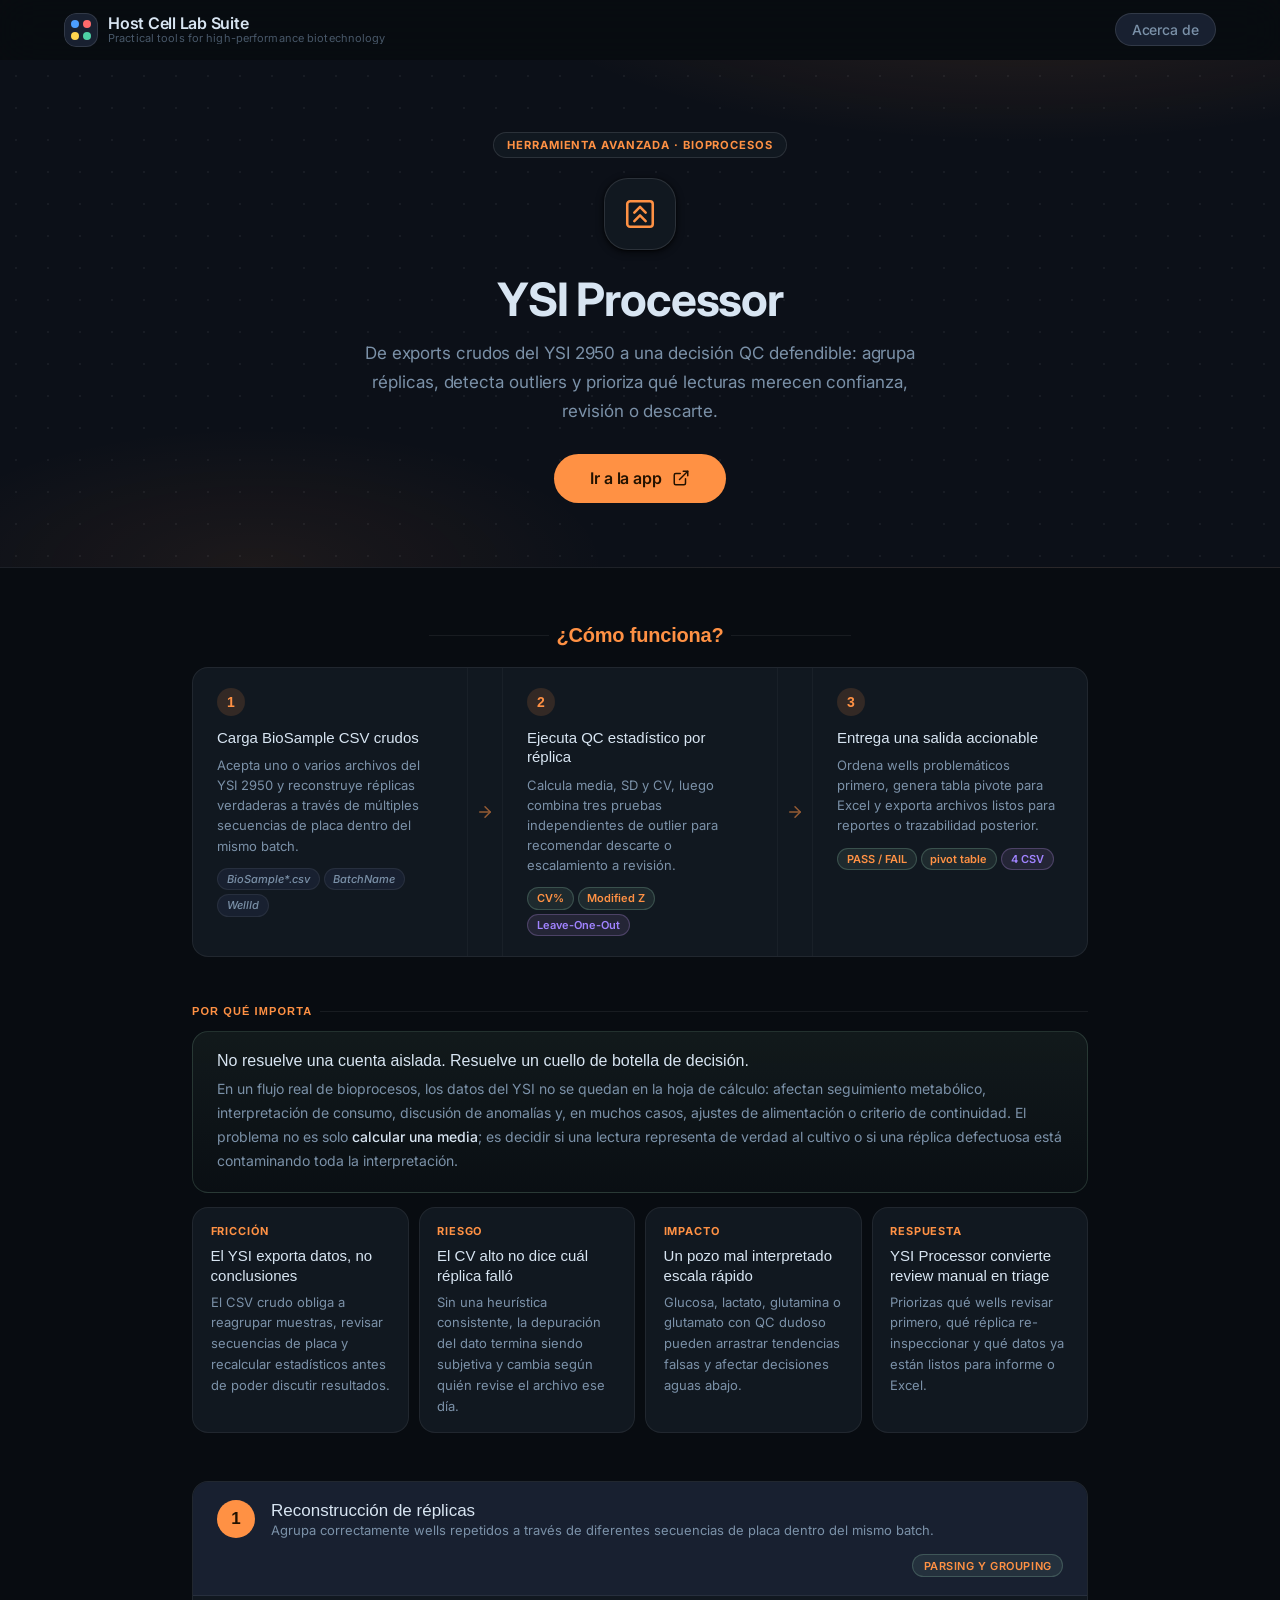
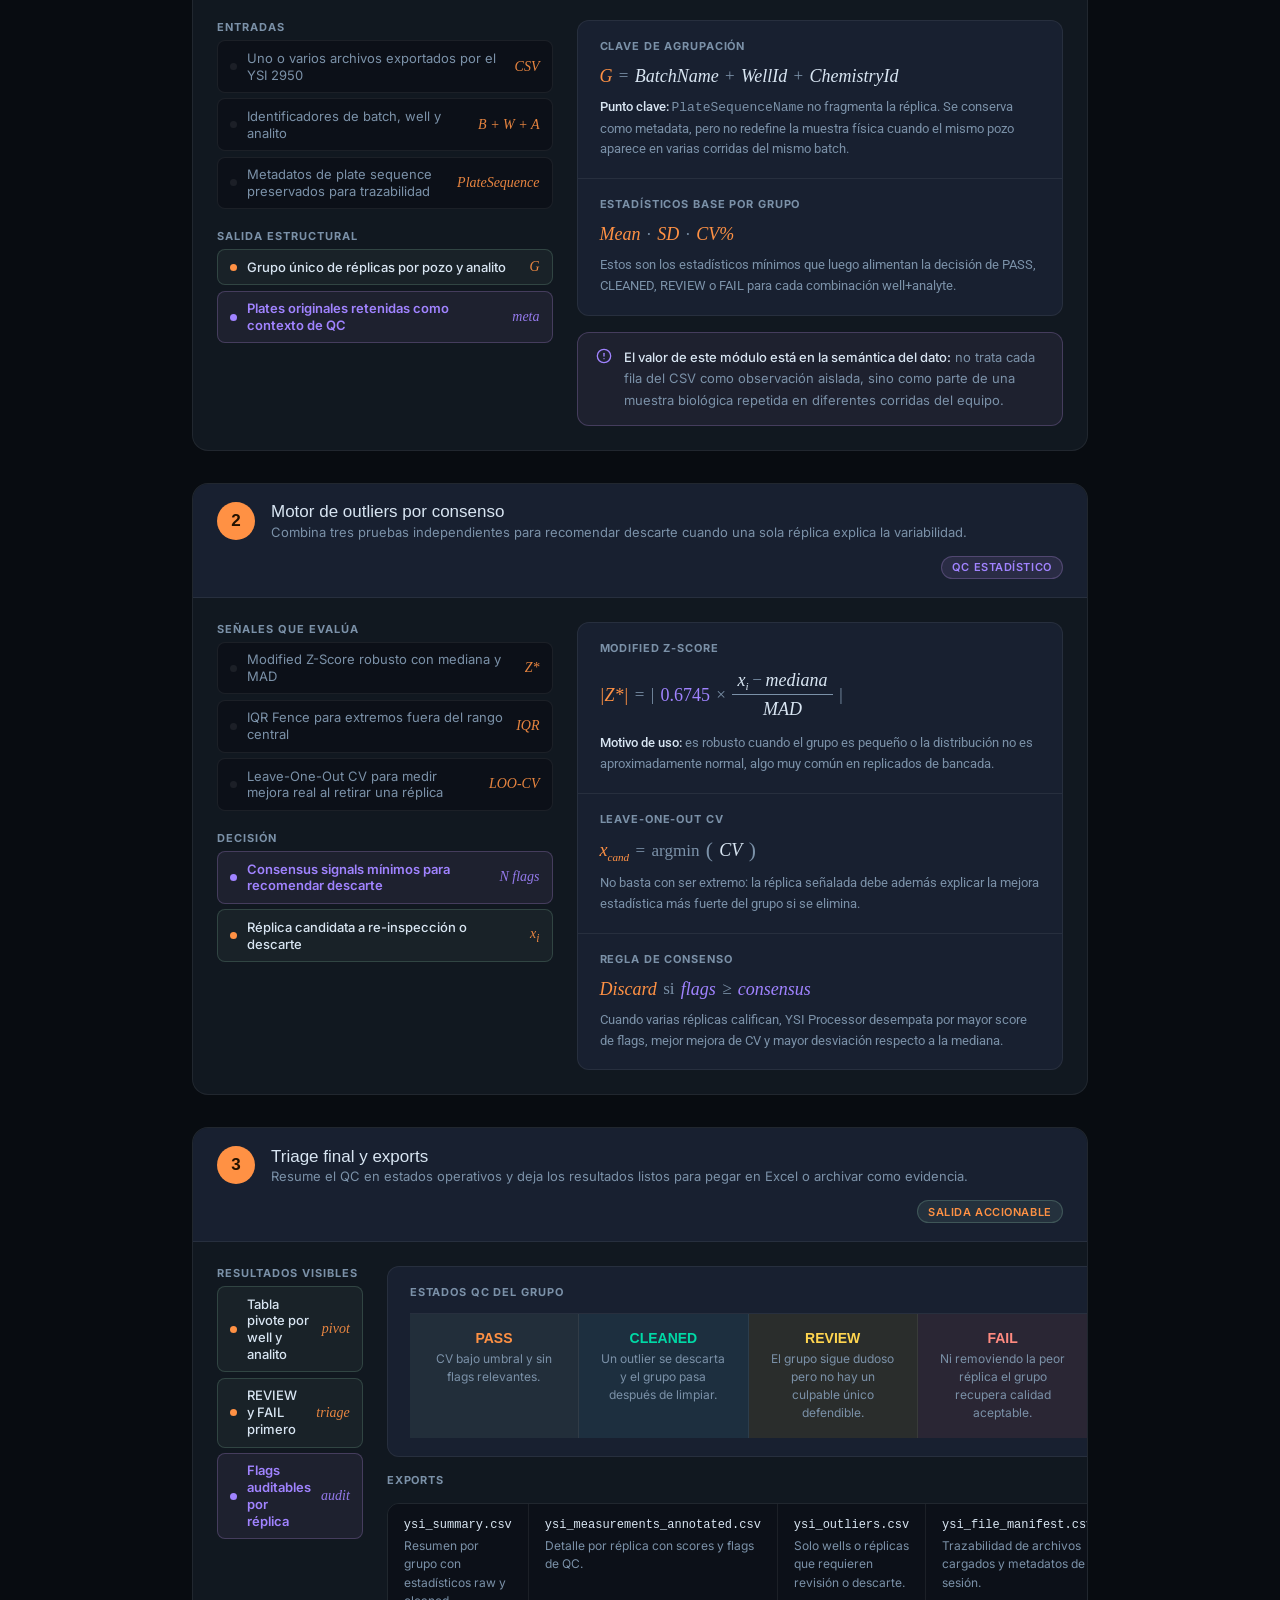
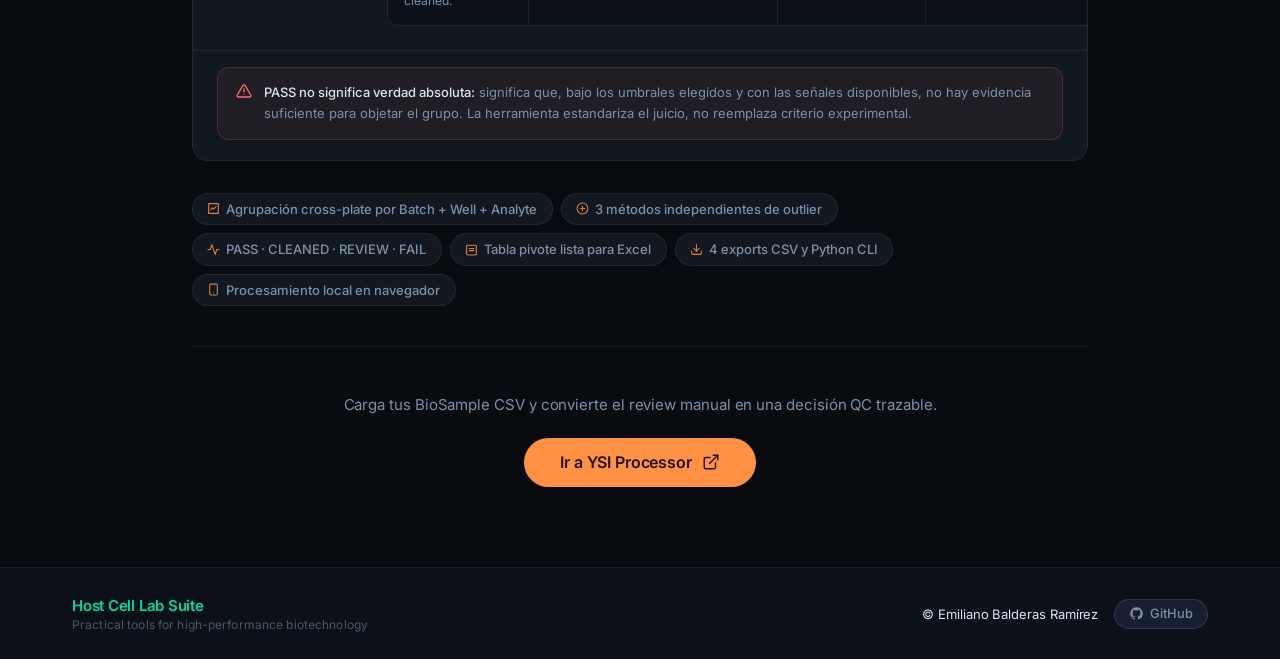
<file: tools/ysi-processor.html>
<!DOCTYPE html>
<html lang="es">
<head>
  <meta charset="UTF-8" />
  <meta name="viewport" content="width=device-width, initial-scale=1.0" />
  <title>YSI Processor — QC de Réplicas para Exports del YSI 2950 BioSample | Host Cell Lab Suite</title>
  <meta name="description" content="YSI Processor agrupa réplicas, detecta outliers con tres métodos independientes y etiqueta cada lectura como PASS, CLEANED, REVIEW o FAIL. Convierte exports crudos del YSI 2950 en decisiones QC accionables." />
  <link rel="canonical" href="https://hostcell.app/tools/ysi-processor.html" />

  <link rel="preconnect" href="https://fonts.googleapis.com" />
  <link rel="preconnect" href="https://fonts.gstatic.com" crossorigin />
  <link href="https://fonts.googleapis.com/css2?family=Google+Sans:wght@400;500;700&family=Roboto:wght@300;400;500&display=swap" rel="stylesheet" />
  <link rel="stylesheet" href="../style.css" />

  <style>
    /* ══ YSI Processor page styles ═════════════════════════ */

    .yp-section-label {
      font-family: 'Google Sans', sans-serif;
      font-size: 0.6875rem;
      font-weight: 700;
      letter-spacing: 0.1em;
      text-transform: uppercase;
      color: var(--md-secondary);
      margin-bottom: 0.875rem;
      display: flex;
      align-items: center;
      gap: 0.5rem;
    }

    .yp-section-label::after {
      content: '';
      flex: 1;
      height: 1px;
      background: var(--md-outline-variant);
    }

    .yp-workflow .yp-section-label {
      justify-content: center;
      font-size: 1.25rem;
      letter-spacing: -0.01em;
      text-transform: none;
      margin-bottom: 1.25rem;
    }

    .yp-workflow .yp-section-label::before,
    .yp-workflow .yp-section-label::after {
      content: '';
      flex: 1;
      max-width: 120px;
      height: 1px;
      background: var(--md-outline-variant);
    }

    .yp-workflow {
      margin-bottom: 3rem;
    }

    .yp-workflow__steps {
      display: grid;
      grid-template-columns: 1fr auto 1fr auto 1fr;
      align-items: stretch;
      background: var(--md-surface-container);
      border: 1px solid var(--md-outline-variant);
      border-radius: var(--md-shape-lg);
      overflow: hidden;
    }

    .yp-step {
      padding: 1.25rem 1.5rem;
      display: flex;
      flex-direction: column;
      gap: 0.5rem;
    }

    .yp-step__num {
      width: 28px;
      height: 28px;
      border-radius: 50%;
      background: var(--md-secondary-container);
      color: var(--md-secondary);
      font-family: 'Google Sans', sans-serif;
      font-size: 0.875rem;
      font-weight: 700;
      display: flex;
      align-items: center;
      justify-content: center;
      margin-bottom: 0.25rem;
    }

    .yp-step__title {
      font-family: 'Google Sans', sans-serif;
      font-size: 0.9375rem;
      font-weight: 500;
      color: var(--md-on-surface);
      line-height: 1.3;
    }

    .yp-step__desc {
      font-size: 0.8125rem;
      color: var(--md-on-surface-variant);
      line-height: 1.55;
    }

    .yp-step__tags {
      display: flex;
      flex-wrap: wrap;
      gap: 4px;
      margin-top: 0.25rem;
    }

    .yp-tag {
      font-size: 0.6875rem;
      font-weight: 500;
      padding: 0.2rem 0.55rem;
      border-radius: var(--md-shape-full);
      background: var(--md-surface-container-high);
      border: 1px solid var(--md-outline-variant);
      color: var(--md-on-surface-variant);
      font-style: italic;
    }

    .yp-tag--out {
      background: rgba(150,203,174,0.10);
      border-color: rgba(150,203,174,0.24);
      color: var(--md-secondary);
      font-style: normal;
      font-weight: 600;
    }

    .yp-tag--key {
      background: rgba(203,158,255,0.10);
      border-color: rgba(203,158,255,0.24);
      color: var(--md-tertiary);
      font-style: normal;
      font-weight: 600;
    }

    .yp-workflow__arrow {
      display: flex;
      align-items: center;
      justify-content: center;
      padding: 0 0.5rem;
      color: var(--md-secondary);
      opacity: 0.55;
      border-left: 1px solid var(--md-outline-variant);
      border-right: 1px solid var(--md-outline-variant);
      font-size: 1.25rem;
    }

    .yp-importance {
      margin-bottom: 3rem;
    }

    .yp-importance__lead {
      background: linear-gradient(180deg, rgba(150,203,174,0.07), rgba(150,203,174,0.02));
      border: 1px solid rgba(150,203,174,0.18);
      border-radius: var(--md-shape-lg);
      padding: 1.25rem 1.5rem;
      margin-bottom: 0.875rem;
    }

    .yp-importance__lead-title {
      font-family: 'Google Sans', sans-serif;
      font-size: 1rem;
      font-weight: 500;
      color: var(--md-on-surface);
      margin-bottom: 0.45rem;
    }

    .yp-importance__lead-body {
      font-size: 0.875rem;
      line-height: 1.7;
      color: var(--md-on-surface-variant);
    }

    .yp-importance__lead-body strong {
      color: var(--md-on-surface);
      font-weight: 500;
    }

    .yp-importance__grid {
      display: grid;
      grid-template-columns: repeat(4, 1fr);
      gap: 10px;
    }

    .yp-risk {
      background: var(--md-surface-container);
      border: 1px solid var(--md-outline-variant);
      border-radius: var(--md-shape-lg);
      padding: 1rem 1.1rem;
    }

    .yp-risk__label {
      font-size: 0.6875rem;
      font-weight: 700;
      letter-spacing: 0.08em;
      text-transform: uppercase;
      color: var(--md-secondary);
      margin-bottom: 0.45rem;
    }

    .yp-risk__title {
      font-family: 'Google Sans', sans-serif;
      font-size: 0.9375rem;
      font-weight: 500;
      color: var(--md-on-surface);
      line-height: 1.35;
      margin-bottom: 0.35rem;
    }

    .yp-risk__body {
      font-size: 0.8125rem;
      line-height: 1.6;
      color: var(--md-on-surface-variant);
    }

    .yp-module {
      background: var(--md-surface-container);
      border: 1px solid var(--md-outline-variant);
      border-radius: var(--md-shape-lg);
      overflow: hidden;
      margin-bottom: 2rem;
    }

    .yp-module__header {
      display: flex;
      align-items: center;
      gap: 1rem;
      padding: 1.125rem 1.5rem;
      background: var(--md-surface-container-high);
      border-bottom: 1px solid var(--md-outline-variant);
      flex-wrap: wrap;
    }

    .yp-module__num {
      width: 38px;
      height: 38px;
      border-radius: 50%;
      background: var(--md-secondary);
      color: var(--md-on-secondary);
      font-family: 'Google Sans', sans-serif;
      font-size: 1.0625rem;
      font-weight: 700;
      display: flex;
      align-items: center;
      justify-content: center;
      flex-shrink: 0;
    }

    .yp-module__title {
      font-family: 'Google Sans', sans-serif;
      font-size: 1.0625rem;
      font-weight: 500;
      color: var(--md-on-surface);
      line-height: 1.2;
    }

    .yp-module__sub {
      font-size: 0.8125rem;
      color: var(--md-on-surface-variant);
      margin-top: 1px;
    }

    .yp-module__badge {
      display: inline-flex;
      align-items: center;
      gap: 5px;
      padding: 0.2rem 0.65rem;
      border-radius: var(--md-shape-full);
      font-size: 0.6875rem;
      font-weight: 600;
      letter-spacing: 0.05em;
      text-transform: uppercase;
      margin-left: auto;
      flex-shrink: 0;
    }

    .yp-module__badge--secondary {
      background: rgba(150,203,174,0.10);
      border: 1px solid rgba(150,203,174,0.24);
      color: var(--md-secondary);
    }

    .yp-module__badge--tertiary {
      background: rgba(203,158,255,0.10);
      border: 1px solid rgba(203,158,255,0.24);
      color: var(--md-tertiary);
    }

    .yp-module__body {
      padding: 1.5rem;
      display: grid;
      grid-template-columns: 1fr 1.45fr;
      gap: 1.5rem;
    }

    .yp-io {
      display: flex;
      flex-direction: column;
      gap: 1.25rem;
    }

    .yp-io__group-title {
      font-size: 0.6875rem;
      font-weight: 700;
      letter-spacing: 0.09em;
      text-transform: uppercase;
      color: var(--md-on-surface-variant);
      margin-bottom: 0.4rem;
    }

    .yp-io__list {
      display: flex;
      flex-direction: column;
      gap: 0.35rem;
    }

    .yp-io__item {
      display: flex;
      align-items: center;
      gap: 0.625rem;
      padding: 0.525rem 0.75rem;
      border-radius: var(--md-shape-sm);
      background: var(--md-surface-container-low);
      border: 1px solid var(--md-outline-variant);
    }

    .yp-io__item--out {
      background: rgba(150,203,174,0.06);
      border-color: rgba(150,203,174,0.20);
    }

    .yp-io__item--key {
      background: rgba(203,158,255,0.07);
      border-color: rgba(203,158,255,0.22);
    }

    .yp-io__dot {
      width: 7px;
      height: 7px;
      border-radius: 50%;
      flex-shrink: 0;
      background: var(--md-outline-variant);
    }

    .yp-io__item--out .yp-io__dot { background: var(--md-secondary); }
    .yp-io__item--key .yp-io__dot { background: var(--md-tertiary); }

    .yp-io__text {
      flex: 1;
      font-size: 0.8125rem;
      color: var(--md-on-surface-variant);
      line-height: 1.3;
    }

    .yp-io__item--out .yp-io__text {
      color: var(--md-on-surface);
      font-weight: 500;
    }

    .yp-io__item--key .yp-io__text {
      color: var(--md-tertiary);
      font-weight: 600;
    }

    .yp-io__sym {
      font-family: 'Georgia', serif;
      font-style: italic;
      font-size: 0.875rem;
      color: var(--md-secondary);
      opacity: 0.9;
      flex-shrink: 0;
    }

    .yp-io__item--key .yp-io__sym { color: var(--md-tertiary); }

    .eq-block {
      background: var(--md-surface-container-high);
      border-radius: var(--md-shape-md);
      border: 1px solid var(--md-outline-variant);
      display: flex;
      flex-direction: column;
      overflow: hidden;
    }

    .eq-block__item {
      padding: 1.125rem 1.375rem;
      border-bottom: 1px solid var(--md-outline-variant);
    }

    .eq-block__item:last-child { border-bottom: none; }

    .eq-block__title {
      font-size: 0.6875rem;
      font-weight: 700;
      letter-spacing: 0.08em;
      text-transform: uppercase;
      color: var(--md-on-surface-variant);
      margin-bottom: 0.875rem;
    }

    .eq {
      display: flex;
      align-items: center;
      flex-wrap: wrap;
      gap: 0.35em;
      font-family: 'Georgia', 'Times New Roman', serif;
      font-size: 1.125rem;
      line-height: 1;
    }

    .eq-res { font-style: italic; color: var(--md-secondary); }
    .eq-var { font-style: italic; color: var(--md-on-surface); }
    .eq-var--key { color: var(--md-tertiary); }
    .eq-fn { font-style: normal; color: var(--md-on-surface-variant); font-size: 0.95em; }
    .eq-const { font-style: normal; color: var(--md-tertiary); }
    .eq-op { font-style: normal; color: var(--md-on-surface-variant); font-size: 0.95em; }
    .eq-paren { font-style: normal; color: var(--md-on-surface-variant); font-size: 1.2em; line-height: 1; }

    .eq-frac {
      display: inline-flex;
      flex-direction: column;
      align-items: center;
      text-align: center;
      gap: 0;
      line-height: 1.25;
    }

    .eq-frac__num {
      display: flex;
      align-items: center;
      flex-wrap: wrap;
      gap: 0.2em;
      padding: 0 0.3em 0.18em;
      border-bottom: 1.5px solid var(--md-on-surface-variant);
      justify-content: center;
    }

    .eq-frac__den {
      display: flex;
      align-items: center;
      flex-wrap: wrap;
      gap: 0.2em;
      padding: 0.18em 0.3em 0;
      justify-content: center;
    }

    .eq sub, .eq sup {
      font-size: 0.62em;
      line-height: 0;
      vertical-align: baseline;
      position: relative;
    }

    .eq sub { top: 0.42em; }
    .eq sup { top: -0.58em; }

    .eq-note {
      margin-top: 0.75rem;
      font-family: 'Roboto', sans-serif;
      font-size: 0.8125rem;
      line-height: 1.6;
      color: var(--md-on-surface-variant);
    }

    .eq-note strong { color: var(--md-on-surface); font-weight: 500; }

    .callout {
      border-radius: var(--md-shape-md);
      padding: 0.875rem 1.125rem;
      display: flex;
      gap: 0.75rem;
      align-items: flex-start;
    }

    .callout--info  { background: rgba(150,203,174,0.07); border: 1px solid rgba(150,203,174,0.20); }
    .callout--warn  { background: rgba(255,107,107,0.07); border: 1px solid rgba(255,107,107,0.20); }
    .callout--idea  { background: rgba(203,158,255,0.07); border: 1px solid rgba(203,158,255,0.22); }

    .callout__icon { flex-shrink: 0; margin-top: 1px; color: var(--md-secondary); }
    .callout--warn .callout__icon { color: #FF6B6B; }
    .callout--idea .callout__icon { color: var(--md-tertiary); }

    .callout__body {
      font-size: 0.8125rem;
      line-height: 1.65;
      color: var(--md-on-surface-variant);
    }

    .callout__body strong { color: var(--md-on-surface); font-weight: 500; }

    .yp-status-strip {
      display: grid;
      grid-template-columns: repeat(4, 1fr);
      border-top: 1px solid var(--md-outline-variant);
    }

    .yp-status {
      padding: 1rem 1.1rem;
      border-right: 1px solid var(--md-outline-variant);
      text-align: center;
    }

    .yp-status:last-child { border-right: none; }

    .yp-status--pass { background: rgba(150,203,174,0.08); }
    .yp-status--cleaned { background: rgba(92,214,233,0.08); }
    .yp-status--review { background: rgba(255,193,7,0.08); }
    .yp-status--fail { background: rgba(255,107,107,0.08); }

    .yp-status__name {
      font-family: 'Google Sans', sans-serif;
      font-size: 0.875rem;
      font-weight: 700;
      margin-bottom: 0.25rem;
    }

    .yp-status--pass .yp-status__name { color: var(--md-secondary); }
    .yp-status--cleaned .yp-status__name { color: var(--md-primary); }
    .yp-status--review .yp-status__name { color: #FFD54F; }
    .yp-status--fail .yp-status__name { color: #FF8A80; }

    .yp-status__desc {
      font-size: 0.75rem;
      line-height: 1.5;
      color: var(--md-on-surface-variant);
    }

    .yp-export-strip {
      display: grid;
      grid-template-columns: repeat(4, 1fr);
      gap: 0;
      border-radius: var(--md-shape-md);
      overflow: hidden;
      border: 1px solid var(--md-outline-variant);
      margin-top: 1rem;
    }

    .yp-export {
      padding: 0.875rem 1rem;
      background: var(--md-surface-container-low);
      border-right: 1px solid var(--md-outline-variant);
    }

    .yp-export:last-child { border-right: none; }

    .yp-export__name {
      font-family: 'Roboto Mono', 'Courier New', monospace;
      font-size: 0.75rem;
      color: var(--md-on-surface);
      margin-bottom: 0.3rem;
    }

    .yp-export__desc {
      font-size: 0.75rem;
      line-height: 1.55;
      color: var(--md-on-surface-variant);
    }

    .yp-features {
      display: flex;
      flex-wrap: wrap;
      gap: 8px;
      margin-bottom: 2.5rem;
    }

    .yp-feature-chip {
      display: inline-flex;
      align-items: center;
      gap: 6px;
      padding: 0.45rem 0.9rem;
      border-radius: var(--md-shape-full);
      background: var(--md-surface-container);
      border: 1px solid var(--md-outline-variant);
      font-size: 0.8125rem;
      font-weight: 500;
      color: var(--md-on-surface-variant);
    }

    .yp-feature-chip svg { color: var(--md-secondary); opacity: 0.85; }

    .yp-module__footer {
      border-top: 1px solid var(--md-outline-variant);
      padding: 1rem 1.5rem 1.25rem;
      background: var(--md-surface-container);
    }

    @media (max-width: 760px) {
      .yp-workflow__steps { grid-template-columns: 1fr; }
      .yp-workflow__arrow {
        border: none;
        border-top: 1px solid var(--md-outline-variant);
        border-bottom: 1px solid var(--md-outline-variant);
        padding: 0.5rem;
        transform: rotate(90deg) scaleX(0.6);
      }
      .yp-importance__grid { grid-template-columns: 1fr; }
      .yp-module__body { grid-template-columns: 1fr; }
      .yp-status-strip { grid-template-columns: 1fr; }
      .yp-status {
        border-right: none;
        border-bottom: 1px solid var(--md-outline-variant);
      }
      .yp-status:last-child { border-bottom: none; }
      .yp-export-strip { grid-template-columns: 1fr; }
      .yp-export {
        border-right: none;
        border-bottom: 1px solid var(--md-outline-variant);
      }
      .yp-export:last-child { border-bottom: none; }
    }
  </style>
</head>
<body>

  <!-- ══ TOP APP BAR ══ -->
  <header class="md-top-app-bar" id="app-bar">
    <div class="md-top-app-bar__row">
      <a class="md-top-app-bar__leading hc-home-link" href="../index.html" aria-label="Ir a la página principal de Host Cell Lab Suite">
        <div class="hc-logo-mark" aria-hidden="true">
          <div class="hc-logo-dot" style="background:#4B9EFF"></div>
          <div class="hc-logo-dot" style="background:#FF6B6B"></div>
          <div class="hc-logo-dot" style="background:#FFD54F"></div>
          <div class="hc-logo-dot" style="background:#4DD0A5"></div>
        </div>
        <div class="hc-brand">
          <span class="hc-brand__name">Host Cell Lab Suite</span>
          <span class="hc-brand__tagline">Practical tools for high-performance biotechnology</span>
        </div>
      </a>
      <a class="md-button-tonal" href="../about.html">Acerca de</a>
    </div>
  </header>

  <!-- ══ HERO ══ -->
  <section class="tool-hero tool-hero--secondary">
    <div class="tool-hero__content">
      <div class="tool-hero__badge">Herramienta Avanzada · Bioprocesos</div>
      <div class="tool-hero__icon" aria-hidden="true">
        <svg width="34" height="34" viewBox="0 0 24 24" fill="none" stroke="currentColor" stroke-width="1.8" stroke-linecap="round" stroke-linejoin="round">
          <rect x="3" y="3" width="18" height="18" rx="2"/>
          <polyline points="8 17 12 13 16 17"/>
          <polyline points="8 11 12 7 16 11"/>
        </svg>
      </div>
      <h1 class="tool-hero__title">YSI Processor</h1>
      <p class="tool-hero__tagline">De exports crudos del YSI 2950 a una decisión QC defendible: agrupa réplicas, detecta outliers y prioriza qué lecturas merecen confianza, revisión o descarte.</p>
      <div class="tool-hero__cta">
        <a class="md-button-filled md-button-filled--large md-button-filled--secondary" href="https://ebalderasr.github.io/ysi-processor/" target="_blank" rel="noopener noreferrer">
          Ir a la app
          <svg width="18" height="18" viewBox="0 0 24 24" fill="none" stroke="currentColor" stroke-width="2" stroke-linecap="round" stroke-linejoin="round" aria-hidden="true">
            <path d="M18 13v6a2 2 0 0 1-2 2H5a2 2 0 0 1-2-2V8a2 2 0 0 1 2-2h6"/>
            <polyline points="15 3 21 3 21 9"/><line x1="10" y1="14" x2="21" y2="3"/>
          </svg>
        </a>
      </div>
    </div>
  </section>

  <!-- ══ CONTENT ══ -->
  <div class="tool-content">

    <section class="yp-workflow" aria-label="Pipeline de análisis YSI">
      <div class="yp-section-label">¿Cómo funciona?</div>

      <div class="yp-workflow__steps">
        <div class="yp-step">
          <div class="yp-step__num">1</div>
          <div class="yp-step__title">Carga BioSample CSV crudos</div>
          <div class="yp-step__desc">Acepta uno o varios archivos del YSI 2950 y reconstruye réplicas verdaderas a través de múltiples secuencias de placa dentro del mismo batch.</div>
          <div class="yp-step__tags">
            <span class="yp-tag">BioSample*.csv</span>
            <span class="yp-tag">BatchName</span>
            <span class="yp-tag">WellId</span>
          </div>
        </div>

        <div class="yp-workflow__arrow" aria-hidden="true">
          <svg width="18" height="18" viewBox="0 0 24 24" fill="none" stroke="currentColor" stroke-width="2" stroke-linecap="round" stroke-linejoin="round">
            <line x1="5" y1="12" x2="19" y2="12"/><polyline points="12 5 19 12 12 19"/>
          </svg>
        </div>

        <div class="yp-step">
          <div class="yp-step__num">2</div>
          <div class="yp-step__title">Ejecuta QC estadístico por réplica</div>
          <div class="yp-step__desc">Calcula media, SD y CV, luego combina tres pruebas independientes de outlier para recomendar descarte o escalamiento a revisión.</div>
          <div class="yp-step__tags">
            <span class="yp-tag yp-tag--out">CV%</span>
            <span class="yp-tag yp-tag--out">Modified Z</span>
            <span class="yp-tag yp-tag--key">Leave-One-Out</span>
          </div>
        </div>

        <div class="yp-workflow__arrow" aria-hidden="true">
          <svg width="18" height="18" viewBox="0 0 24 24" fill="none" stroke="currentColor" stroke-width="2" stroke-linecap="round" stroke-linejoin="round">
            <line x1="5" y1="12" x2="19" y2="12"/><polyline points="12 5 19 12 12 19"/>
          </svg>
        </div>

        <div class="yp-step">
          <div class="yp-step__num">3</div>
          <div class="yp-step__title">Entrega una salida accionable</div>
          <div class="yp-step__desc">Ordena wells problemáticos primero, genera tabla pivote para Excel y exporta archivos listos para reportes o trazabilidad posterior.</div>
          <div class="yp-step__tags">
            <span class="yp-tag yp-tag--out">PASS / FAIL</span>
            <span class="yp-tag yp-tag--out">pivot table</span>
            <span class="yp-tag yp-tag--key">4 CSV</span>
          </div>
        </div>
      </div>
    </section>

    <section class="yp-importance" aria-labelledby="importance-title">
      <div class="yp-section-label" id="importance-title">Por qué importa</div>

      <div class="yp-importance__lead">
        <div class="yp-importance__lead-title">No resuelve una cuenta aislada. Resuelve un cuello de botella de decisión.</div>
        <div class="yp-importance__lead-body">
          En un flujo real de bioprocesos, los datos del YSI no se quedan en la hoja de cálculo: afectan seguimiento metabólico, interpretación de consumo, discusión de anomalías y, en muchos casos, ajustes de alimentación o criterio de continuidad. El problema no es solo <strong>calcular una media</strong>; es decidir si una lectura representa de verdad al cultivo o si una réplica defectuosa está contaminando toda la interpretación.
        </div>
      </div>

      <div class="yp-importance__grid">
        <div class="yp-risk">
          <div class="yp-risk__label">Fricción</div>
          <div class="yp-risk__title">El YSI exporta datos, no conclusiones</div>
          <div class="yp-risk__body">El CSV crudo obliga a reagrupar muestras, revisar secuencias de placa y recalcular estadísticos antes de poder discutir resultados.</div>
        </div>

        <div class="yp-risk">
          <div class="yp-risk__label">Riesgo</div>
          <div class="yp-risk__title">El CV alto no dice cuál réplica falló</div>
          <div class="yp-risk__body">Sin una heurística consistente, la depuración del dato termina siendo subjetiva y cambia según quién revise el archivo ese día.</div>
        </div>

        <div class="yp-risk">
          <div class="yp-risk__label">Impacto</div>
          <div class="yp-risk__title">Un pozo mal interpretado escala rápido</div>
          <div class="yp-risk__body">Glucosa, lactato, glutamina o glutamato con QC dudoso pueden arrastrar tendencias falsas y afectar decisiones aguas abajo.</div>
        </div>

        <div class="yp-risk">
          <div class="yp-risk__label">Respuesta</div>
          <div class="yp-risk__title">YSI Processor convierte review manual en triage</div>
          <div class="yp-risk__body">Priorizas qué wells revisar primero, qué réplica re-inspeccionar y qué datos ya están listos para informe o Excel.</div>
        </div>
      </div>
    </section>

    <section class="yp-module" aria-labelledby="mod1-title">
      <div class="yp-module__header">
        <div class="yp-module__num">1</div>
        <div>
          <div class="yp-module__title" id="mod1-title">Reconstrucción de réplicas</div>
          <div class="yp-module__sub">Agrupa correctamente wells repetidos a través de diferentes secuencias de placa dentro del mismo batch.</div>
        </div>
        <div class="yp-module__badge yp-module__badge--secondary">Parsing y grouping</div>
      </div>

      <div class="yp-module__body">
        <div class="yp-io">
          <div>
            <div class="yp-io__group-title">Entradas</div>
            <div class="yp-io__list">
              <div class="yp-io__item">
                <div class="yp-io__dot"></div>
                <span class="yp-io__text">Uno o varios archivos exportados por el YSI 2950</span>
                <span class="yp-io__sym">CSV</span>
              </div>
              <div class="yp-io__item">
                <div class="yp-io__dot"></div>
                <span class="yp-io__text">Identificadores de batch, well y analito</span>
                <span class="yp-io__sym">B + W + A</span>
              </div>
              <div class="yp-io__item">
                <div class="yp-io__dot"></div>
                <span class="yp-io__text">Metadatos de plate sequence preservados para trazabilidad</span>
                <span class="yp-io__sym">PlateSequence</span>
              </div>
            </div>
          </div>

          <div>
            <div class="yp-io__group-title">Salida estructural</div>
            <div class="yp-io__list">
              <div class="yp-io__item yp-io__item--out">
                <div class="yp-io__dot"></div>
                <span class="yp-io__text">Grupo único de réplicas por pozo y analito</span>
                <span class="yp-io__sym">G</span>
              </div>
              <div class="yp-io__item yp-io__item--key">
                <div class="yp-io__dot"></div>
                <span class="yp-io__text">Plates originales retenidas como contexto de QC</span>
                <span class="yp-io__sym">meta</span>
              </div>
            </div>
          </div>
        </div>

        <div style="display:flex; flex-direction:column; gap:1rem;">
          <div class="eq-block">
            <div class="eq-block__item">
              <div class="eq-block__title">Clave de agrupación</div>
              <div class="eq" aria-label="grupo igual batch name más well id más chemistry id">
                <span class="eq-res">G</span>
                <span class="eq-op">=</span>
                <span class="eq-var">BatchName</span>
                <span class="eq-op">+</span>
                <span class="eq-var">WellId</span>
                <span class="eq-op">+</span>
                <span class="eq-var">ChemistryId</span>
              </div>
              <div class="eq-note">
                <strong>Punto clave:</strong> <code>PlateSequenceName</code> no fragmenta la réplica. Se conserva como metadata, pero no redefine la muestra física cuando el mismo pozo aparece en varias corridas del mismo batch.
              </div>
            </div>

            <div class="eq-block__item">
              <div class="eq-block__title">Estadísticos base por grupo</div>
              <div class="eq" aria-label="media, desviacion estandar y coeficiente de variacion">
                <span class="eq-res">Mean</span>
                <span class="eq-op">·</span>
                <span class="eq-res">SD</span>
                <span class="eq-op">·</span>
                <span class="eq-res">CV%</span>
              </div>
              <div class="eq-note">
                Estos son los estadísticos mínimos que luego alimentan la decisión de PASS, CLEANED, REVIEW o FAIL para cada combinación well+analyte.
              </div>
            </div>
          </div>

          <div class="callout callout--idea">
            <svg class="callout__icon" width="16" height="16" viewBox="0 0 24 24" fill="none" stroke="currentColor" stroke-width="2" stroke-linecap="round" stroke-linejoin="round" aria-hidden="true">
              <circle cx="12" cy="12" r="10"/><line x1="12" y1="8" x2="12" y2="12"/><line x1="12" y1="16" x2="12.01" y2="16"/>
            </svg>
            <div class="callout__body">
              <strong>El valor de este módulo está en la semántica del dato:</strong> no trata cada fila del CSV como observación aislada, sino como parte de una muestra biológica repetida en diferentes corridas del equipo.
            </div>
          </div>
        </div>
      </div>
    </section>

    <section class="yp-module" aria-labelledby="mod2-title">
      <div class="yp-module__header">
        <div class="yp-module__num">2</div>
        <div>
          <div class="yp-module__title" id="mod2-title">Motor de outliers por consenso</div>
          <div class="yp-module__sub">Combina tres pruebas independientes para recomendar descarte cuando una sola réplica explica la variabilidad.</div>
        </div>
        <div class="yp-module__badge yp-module__badge--tertiary">QC estadístico</div>
      </div>

      <div class="yp-module__body">
        <div class="yp-io">
          <div>
            <div class="yp-io__group-title">Señales que evalúa</div>
            <div class="yp-io__list">
              <div class="yp-io__item">
                <div class="yp-io__dot"></div>
                <span class="yp-io__text">Modified Z-Score robusto con mediana y MAD</span>
                <span class="yp-io__sym">Z*</span>
              </div>
              <div class="yp-io__item">
                <div class="yp-io__dot"></div>
                <span class="yp-io__text">IQR Fence para extremos fuera del rango central</span>
                <span class="yp-io__sym">IQR</span>
              </div>
              <div class="yp-io__item">
                <div class="yp-io__dot"></div>
                <span class="yp-io__text">Leave-One-Out CV para medir mejora real al retirar una réplica</span>
                <span class="yp-io__sym">LOO-CV</span>
              </div>
            </div>
          </div>

          <div>
            <div class="yp-io__group-title">Decisión</div>
            <div class="yp-io__list">
              <div class="yp-io__item yp-io__item--key">
                <div class="yp-io__dot"></div>
                <span class="yp-io__text">Consensus signals mínimos para recomendar descarte</span>
                <span class="yp-io__sym">N flags</span>
              </div>
              <div class="yp-io__item yp-io__item--out">
                <div class="yp-io__dot"></div>
                <span class="yp-io__text">Réplica candidata a re-inspección o descarte</span>
                <span class="yp-io__sym">x<sub>i</sub></span>
              </div>
            </div>
          </div>
        </div>

        <div class="eq-block">
          <div class="eq-block__item">
            <div class="eq-block__title">Modified Z-Score</div>
            <div class="eq" aria-label="valor absoluto de cero punto seis siete cuatro cinco por valor menos mediana entre MAD">
              <span class="eq-res">|Z*|</span>
              <span class="eq-op">=</span>
              <span class="eq-op">|</span>
              <span class="eq-const">0.6745</span>
              <span class="eq-op">×</span>
              <div class="eq-frac">
                <div class="eq-frac__num">
                  <span class="eq-var">x<sub>i</sub></span>
                  <span class="eq-op">−</span>
                  <span class="eq-var">mediana</span>
                </div>
                <div class="eq-frac__den">
                  <span class="eq-var">MAD</span>
                </div>
              </div>
              <span class="eq-op">|</span>
            </div>
            <div class="eq-note">
              <strong>Motivo de uso:</strong> es robusto cuando el grupo es pequeño o la distribución no es aproximadamente normal, algo muy común en replicados de bancada.
            </div>
          </div>

          <div class="eq-block__item">
            <div class="eq-block__title">Leave-One-Out CV</div>
            <div class="eq" aria-label="selecciona la replica cuya exclusion minimiza el coeficiente de variacion">
              <span class="eq-res">x<sub>cand</sub></span>
              <span class="eq-op">=</span>
              <span class="eq-fn">argmin</span>
              <span class="eq-paren">(</span>
              <span class="eq-var">CV</span>
              <span class="eq-paren">)</span>
            </div>
            <div class="eq-note">
              No basta con ser extremo: la réplica señalada debe además explicar la mejora estadística más fuerte del grupo si se elimina.
            </div>
          </div>

          <div class="eq-block__item">
            <div class="eq-block__title">Regla de consenso</div>
            <div class="eq" aria-label="descartar si las banderas son mayores o iguales al consenso minimo">
              <span class="eq-res">Discard</span>
              <span class="eq-op">si</span>
              <span class="eq-var--key eq-var">flags</span>
              <span class="eq-op">≥</span>
              <span class="eq-var--key eq-var">consensus</span>
            </div>
            <div class="eq-note">
              Cuando varias réplicas califican, YSI Processor desempata por mayor score de flags, mejor mejora de CV y mayor desviación respecto a la mediana.
            </div>
          </div>
        </div>
      </div>
    </section>

    <section class="yp-module" aria-labelledby="mod3-title">
      <div class="yp-module__header">
        <div class="yp-module__num">3</div>
        <div>
          <div class="yp-module__title" id="mod3-title">Triage final y exports</div>
          <div class="yp-module__sub">Resume el QC en estados operativos y deja los resultados listos para pegar en Excel o archivar como evidencia.</div>
        </div>
        <div class="yp-module__badge yp-module__badge--secondary">Salida accionable</div>
      </div>

      <div class="yp-module__body">
        <div class="yp-io">
          <div>
            <div class="yp-io__group-title">Resultados visibles</div>
            <div class="yp-io__list">
              <div class="yp-io__item yp-io__item--out">
                <div class="yp-io__dot"></div>
                <span class="yp-io__text">Tabla pivote por well y analito</span>
                <span class="yp-io__sym">pivot</span>
              </div>
              <div class="yp-io__item yp-io__item--out">
                <div class="yp-io__dot"></div>
                <span class="yp-io__text">REVIEW y FAIL primero</span>
                <span class="yp-io__sym">triage</span>
              </div>
              <div class="yp-io__item yp-io__item--key">
                <div class="yp-io__dot"></div>
                <span class="yp-io__text">Flags auditables por réplica</span>
                <span class="yp-io__sym">audit</span>
              </div>
            </div>
          </div>
        </div>

        <div style="display:flex; flex-direction:column; gap:1rem;">
          <div class="eq-block">
            <div class="eq-block__item">
              <div class="eq-block__title">Estados QC del grupo</div>
              <div class="yp-status-strip" role="list">
                <div class="yp-status yp-status--pass" role="listitem">
                  <div class="yp-status__name">PASS</div>
                  <div class="yp-status__desc">CV bajo umbral y sin flags relevantes.</div>
                </div>
                <div class="yp-status yp-status--cleaned" role="listitem">
                  <div class="yp-status__name">CLEANED</div>
                  <div class="yp-status__desc">Un outlier se descarta y el grupo pasa después de limpiar.</div>
                </div>
                <div class="yp-status yp-status--review" role="listitem">
                  <div class="yp-status__name">REVIEW</div>
                  <div class="yp-status__desc">El grupo sigue dudoso pero no hay un culpable único defendible.</div>
                </div>
                <div class="yp-status yp-status--fail" role="listitem">
                  <div class="yp-status__name">FAIL</div>
                  <div class="yp-status__desc">Ni removiendo la peor réplica el grupo recupera calidad aceptable.</div>
                </div>
              </div>
            </div>
          </div>

          <div>
            <div class="eq-block__title" style="margin-bottom:0.4rem;">Exports</div>
            <div class="yp-export-strip" aria-label="Archivos exportables">
              <div class="yp-export">
                <div class="yp-export__name">ysi_summary.csv</div>
                <div class="yp-export__desc">Resumen por grupo con estadísticos raw y cleaned.</div>
              </div>
              <div class="yp-export">
                <div class="yp-export__name">ysi_measurements_annotated.csv</div>
                <div class="yp-export__desc">Detalle por réplica con scores y flags de QC.</div>
              </div>
              <div class="yp-export">
                <div class="yp-export__name">ysi_outliers.csv</div>
                <div class="yp-export__desc">Solo wells o réplicas que requieren revisión o descarte.</div>
              </div>
              <div class="yp-export">
                <div class="yp-export__name">ysi_file_manifest.csv</div>
                <div class="yp-export__desc">Trazabilidad de archivos cargados y metadatos de sesión.</div>
              </div>
            </div>
          </div>
        </div>
      </div>

      <div class="yp-module__footer">
        <div class="callout callout--warn" style="margin-top:0;">
          <svg class="callout__icon" width="16" height="16" viewBox="0 0 24 24" fill="none" stroke="currentColor" stroke-width="2" stroke-linecap="round" stroke-linejoin="round" aria-hidden="true">
            <path d="M10.29 3.86L1.82 18a2 2 0 0 0 1.71 3h16.94a2 2 0 0 0 1.71-3L13.71 3.86a2 2 0 0 0-3.42 0z"/>
            <line x1="12" y1="9" x2="12" y2="13"/><line x1="12" y1="17" x2="12.01" y2="17"/>
          </svg>
          <div class="callout__body">
            <strong>PASS no significa verdad absoluta:</strong> significa que, bajo los umbrales elegidos y con las señales disponibles, no hay evidencia suficiente para objetar el grupo. La herramienta estandariza el juicio, no reemplaza criterio experimental.
          </div>
        </div>
      </div>
    </section>

    <div class="yp-features" aria-label="Características técnicas">
      <div class="yp-feature-chip">
        <svg width="13" height="13" viewBox="0 0 24 24" fill="none" stroke="currentColor" stroke-width="2" stroke-linecap="round" stroke-linejoin="round" aria-hidden="true"><path d="M3 3h18v18H3z"/><path d="M7 14l3-3 2 2 5-5"/></svg>
        Agrupación cross-plate por Batch + Well + Analyte
      </div>
      <div class="yp-feature-chip">
        <svg width="13" height="13" viewBox="0 0 24 24" fill="none" stroke="currentColor" stroke-width="2" stroke-linecap="round" stroke-linejoin="round" aria-hidden="true"><circle cx="12" cy="12" r="10"/><path d="M8 12h8"/><path d="M12 8v8"/></svg>
        3 métodos independientes de outlier
      </div>
      <div class="yp-feature-chip">
        <svg width="13" height="13" viewBox="0 0 24 24" fill="none" stroke="currentColor" stroke-width="2" stroke-linecap="round" stroke-linejoin="round" aria-hidden="true"><polyline points="22 12 18 12 15 21 9 3 6 12 2 12"/></svg>
        PASS · CLEANED · REVIEW · FAIL
      </div>
      <div class="yp-feature-chip">
        <svg width="13" height="13" viewBox="0 0 24 24" fill="none" stroke="currentColor" stroke-width="2" stroke-linecap="round" stroke-linejoin="round" aria-hidden="true"><rect x="3" y="4" width="18" height="18" rx="2"/><line x1="8" y1="10" x2="16" y2="10"/><line x1="8" y1="14" x2="16" y2="14"/></svg>
        Tabla pivote lista para Excel
      </div>
      <div class="yp-feature-chip">
        <svg width="13" height="13" viewBox="0 0 24 24" fill="none" stroke="currentColor" stroke-width="2" stroke-linecap="round" stroke-linejoin="round" aria-hidden="true"><path d="M21 15v4a2 2 0 0 1-2 2H5a2 2 0 0 1-2-2v-4"/><polyline points="7 10 12 15 17 10"/><line x1="12" y1="15" x2="12" y2="3"/></svg>
        4 exports CSV y Python CLI
      </div>
      <div class="yp-feature-chip">
        <svg width="13" height="13" viewBox="0 0 24 24" fill="none" stroke="currentColor" stroke-width="2" stroke-linecap="round" stroke-linejoin="round" aria-hidden="true"><rect x="5" y="2" width="14" height="20" rx="2"/><line x1="12" y1="18" x2="12.01" y2="18"/></svg>
        Procesamiento local en navegador
      </div>
    </div>

    <div class="tool-cta">
      <p class="tool-cta__label">Carga tus BioSample CSV y convierte el review manual en una decisión QC trazable.</p>
      <a class="md-button-filled md-button-filled--large md-button-filled--secondary" href="https://ebalderasr.github.io/ysi-processor/" target="_blank" rel="noopener noreferrer">
        Ir a YSI Processor
        <svg width="18" height="18" viewBox="0 0 24 24" fill="none" stroke="currentColor" stroke-width="2" stroke-linecap="round" stroke-linejoin="round" aria-hidden="true">
          <path d="M18 13v6a2 2 0 0 1-2 2H5a2 2 0 0 1-2-2V8a2 2 0 0 1 2-2h6"/>
          <polyline points="15 3 21 3 21 9"/><line x1="10" y1="14" x2="21" y2="3"/>
        </svg>
      </a>
    </div>
  </div><!-- /.tool-content -->

  <!-- ══ FOOTER ══ -->
  <footer class="hc-footer">
    <div class="hc-footer__inner">
      <div class="hc-footer__brand">
        <a class="hc-footer__brand-link" href="../index.html">
          <span class="hc-footer__name">Host Cell Lab Suite</span>
          <span class="hc-footer__slogan">Practical tools for high-performance biotechnology</span>
        </a>
      </div>
      <a class="hc-footer__author hc-footer__author-link" href="../about.html">© Emiliano Balderas Ramírez</a>
      <a href="https://github.com/ebalderasr" target="_blank" rel="noopener noreferrer" class="hc-footer__github">
        <svg xmlns="http://www.w3.org/2000/svg" width="15" height="15" viewBox="0 0 24 24" fill="currentColor" aria-hidden="true">
          <path d="M12 2C6.477 2 2 6.484 2 12.017c0 4.425 2.865 8.18 6.839 9.504.5.092.682-.217.682-.483 0-.237-.008-.868-.013-1.703-2.782.605-3.369-1.343-3.369-1.343-.454-1.158-1.11-1.466-1.11-1.466-.908-.62.069-.608.069-.608 1.003.07 1.531 1.032 1.531 1.032.892 1.53 2.341 1.088 2.91.832.092-.647.35-1.088.636-1.338-2.22-.253-4.555-1.113-4.555-4.951 0-1.093.39-1.988 1.029-2.688-.103-.253-.446-1.272.098-2.65 0 0 .84-.27 2.75 1.026A9.564 9.564 0 0 1 12 6.844a9.59 9.59 0 0 1 2.504.337c1.909-1.296 2.747-1.027 2.747-1.027.546 1.379.202 2.398.1 2.651.64.7 1.028 1.595 1.028 2.688 0 3.848-2.339 4.695-4.566 4.943.359.309.678.92.678 1.855 0 1.338-.012 2.419-.012 2.747 0 .268.18.58.688.482A10.02 10.02 0 0 0 22 12.017C22 6.484 17.522 2 12 2Z"/>
        </svg>
        <span>GitHub</span>
      </a>
    </div>
  </footer>

  <script src="../app.js"></script>
</body>
</html>
</file>
<file: style.css>
/* ══════════════════════════════════════════════
   HOST CELL LAB SUITE — Precision Bio v3
   ══════════════════════════════════════════════ */

@import url('https://fonts.googleapis.com/css2?family=Inter:wght@300;400;500;600;700&display=swap');

/* ── TOKENS ──────────────────────────────────── */
:root {
  --col-green:       #00D9A6;
  --col-green-bg:    rgba(0,217,166,0.10);
  --col-amber:       #FF9144;
  --col-amber-bg:    rgba(255,145,68,0.10);
  --col-violet:      #A083FF;
  --col-violet-bg:   rgba(160,131,255,0.10);

  --col-bg:   #080C11;
  --col-s0:   #0C1018;
  --col-s1:   #111820;
  --col-s2:   #182030;
  --col-s3:   #1E2838;

  --col-border:  rgba(255,255,255,0.065);
  --col-border2: rgba(255,255,255,0.11);
  --col-border3: rgba(255,255,255,0.17);

  --col-text:  #D8E5F2;
  --col-text2: #7B91A8;
  --col-text3: #485869;

  /* ── MD3 COMPAT (used by tool pages & about) ── */
  --md-primary:               var(--col-green);
  --md-on-primary:            #001F17;
  --md-primary-container:     rgba(0,217,166,0.14);
  --md-on-primary-container:  #ADFDE7;
  --md-secondary:             var(--col-amber);
  --md-on-secondary:          #231200;
  --md-secondary-container:   rgba(255,145,68,0.14);
  --md-on-secondary-container:#FFDDC3;
  --md-tertiary:              var(--col-violet);
  --md-on-tertiary:           #180048;
  --md-tertiary-container:    rgba(160,131,255,0.14);
  --md-on-tertiary-container: #EAE0FF;
  --md-background:            var(--col-bg);
  --md-surface:               var(--col-s0);
  --md-surface-variant:       var(--col-s2);
  --md-on-surface:            var(--col-text);
  --md-on-surface-variant:    var(--col-text2);
  --md-surface-container-lowest:  #06080C;
  --md-surface-container-low:     var(--col-s0);
  --md-surface-container:         var(--col-s1);
  --md-surface-container-high:    var(--col-s2);
  --md-surface-container-highest: var(--col-s3);
  --md-outline:         var(--col-border3);
  --md-outline-variant: var(--col-border);
  --md-error:           #FF6B6B;
  --md-on-error:        #30000A;
  --md-error-container: #600014;

  --md-shape-xs:   4px;
  --md-shape-sm:   8px;
  --md-shape-md:   12px;
  --md-shape-lg:   16px;
  --md-shape-xl:   24px;
  --md-shape-full: 9999px;

  --md-easing-standard:   cubic-bezier(0.2,0,0,1);
  --md-easing-emphasized: cubic-bezier(0.2,0,0,1);
  --md-easing-decel:      cubic-bezier(0.05,0.7,0.1,1);
  --md-duration-short:    150ms;
  --md-duration-medium:   250ms;
  --md-duration-long:     400ms;

  --md-elevation-1: 0 1px 2px rgba(0,0,0,.7),0 1px 3px 1px rgba(0,0,0,.4);
  --md-elevation-2: 0 1px 2px rgba(0,0,0,.7),0 2px 6px 2px rgba(0,0,0,.4);
  --md-elevation-3: 0 4px 8px 3px rgba(0,0,0,.4),0 1px 3px rgba(0,0,0,.7);

  --app-bar-height: 60px;
}

/* ── RESET ─────────────────────────────────── */
*,*::before,*::after { box-sizing:border-box; margin:0; padding:0; }

html {
  scroll-behavior: smooth;
  scroll-padding-top: calc(var(--app-bar-height) + 28px);
}

body {
  font-family: 'Inter', system-ui, -apple-system, sans-serif;
  background: var(--col-bg);
  color: var(--col-text);
  min-height: 100vh;
  padding-top: var(--app-bar-height);
  -webkit-font-smoothing: antialiased;
  -moz-osx-font-smoothing: grayscale;
}

a { text-decoration: none; color: inherit; }

/* ════════════════════════════════════════════
   TOP APP BAR
   ════════════════════════════════════════════ */
.md-top-app-bar {
  position: fixed;
  top: 0; left: 0; right: 0;
  height: var(--app-bar-height);
  z-index: 1000;
  background: rgba(8,12,17,0.75);
  backdrop-filter: blur(20px) saturate(1.4);
  -webkit-backdrop-filter: blur(20px) saturate(1.4);
  border-bottom: 1px solid transparent;
  transition: border-color 150ms var(--md-easing-standard),
              background   150ms var(--md-easing-standard);
}

.md-top-app-bar.scrolled {
  background: rgba(8,12,17,0.92);
  border-bottom-color: var(--col-border);
}

.md-top-app-bar__row {
  height: 100%;
  max-width: 1200px;
  margin: 0 auto;
  display: flex;
  align-items: center;
  justify-content: space-between;
  padding: 0 1.5rem;
  gap: 1rem;
}

.md-top-app-bar__leading {
  display: flex;
  align-items: center;
  gap: 10px;
  min-width: 0;
  flex: 1 1 auto;
  overflow: hidden;
}

.hc-home-link {
  display: flex;
  align-items: center;
  gap: 10px;
  min-width: 0;
  color: inherit;
  text-decoration: none;
  border-radius: var(--md-shape-md);
}

.hc-home-link:focus-visible {
  outline: 2px solid var(--col-green);
  outline-offset: 4px;
}

.hc-logo-mark {
  flex-shrink: 0;
  width: 34px; height: 34px;
  display: grid;
  grid-template-columns: 1fr 1fr;
  gap: 4px;
  padding: 6px;
  background: var(--col-s2);
  border: 1px solid var(--col-border2);
  border-radius: var(--md-shape-md);
}

.hc-logo-dot {
  border-radius: 50%;
  width: 100%; height: 100%;
}

.hc-brand { min-width: 0; line-height: 1; }

.hc-brand__name {
  font-size: 1rem;
  font-weight: 600;
  letter-spacing: -0.015em;
  color: var(--col-text);
  white-space: nowrap;
  overflow: hidden;
  text-overflow: ellipsis;
  display: block;
}

.hc-brand__tagline {
  font-size: 0.6875rem;
  letter-spacing: 0.01em;
  font-weight: 400;
  color: var(--col-text3);
  white-space: nowrap;
  overflow: hidden;
  text-overflow: ellipsis;
  display: block;
  margin-top: 2px;
}

.md-button-tonal {
  position: relative;
  display: inline-flex;
  align-items: center;
  gap: 8px;
  padding: 0.45rem 1rem;
  border-radius: var(--md-shape-full);
  background: var(--col-s2);
  color: var(--col-text2);
  border: 1px solid var(--col-border2);
  font-family: 'Inter', system-ui, sans-serif;
  font-size: 0.875rem;
  font-weight: 500;
  letter-spacing: -0.005em;
  overflow: hidden;
  flex-shrink: 0;
  transition: color 150ms var(--md-easing-standard),
              background 150ms var(--md-easing-standard),
              border-color 150ms var(--md-easing-standard);
}

.md-button-tonal:hover {
  color: var(--col-text);
  background: var(--col-s3);
  border-color: var(--col-border3);
}

/* ════════════════════════════════════════════
   HERO (index page)
   ════════════════════════════════════════════ */
.hc-hero {
  position: relative;
  padding: 5.5rem 2rem 5rem;
  text-align: center;
  overflow: hidden;
  background:
    radial-gradient(ellipse 90% 70% at 50% -10%, rgba(0,217,166,0.13) 0%, transparent 55%),
    radial-gradient(ellipse 60% 50% at 92% 70%,  rgba(160,131,255,0.07) 0%, transparent 50%),
    radial-gradient(ellipse 40% 40% at 8%  80%,  rgba(255,145,68,0.05)  0%, transparent 50%),
    var(--col-s0);
}

.hc-hero::before {
  content: '';
  position: absolute;
  inset: 0;
  background-image: radial-gradient(circle, rgba(255,255,255,0.055) 1px, transparent 1px);
  background-size: 28px 28px;
  pointer-events: none;
  mask-image: radial-gradient(ellipse 90% 80% at 50% 40%, black 20%, transparent 75%);
  -webkit-mask-image: radial-gradient(ellipse 90% 80% at 50% 40%, black 20%, transparent 75%);
}

.hc-hero__bg { display: none; }

.hc-hero__content {
  position: relative;
  z-index: 1;
  max-width: 760px;
  margin: 0 auto;
}

.hc-hero__logo {
  width: 72px; height: 72px;
  display: grid;
  grid-template-columns: 1fr 1fr;
  gap: 9px;
  padding: 12px;
  background: var(--col-s1);
  border: 1px solid var(--col-border2);
  border-radius: var(--md-shape-xl);
  box-shadow: 0 0 0 8px rgba(0,217,166,0.06), var(--md-elevation-3);
  margin: 0 auto 1.75rem;
  position: relative;
}

.hc-hero__logo::before {
  content: '';
  position: absolute;
  inset: -5px;
  border-radius: calc(var(--md-shape-xl) + 5px);
  border: 1px solid rgba(0,217,166,0.22);
  pointer-events: none;
}

.hc-hero__title {
  font-size: clamp(2.5rem, 5.5vw, 3.5rem);
  font-weight: 700;
  letter-spacing: -0.03em;
  line-height: 1.1;
  color: var(--col-text);
  margin-bottom: 1.25rem;
}

.hc-hero__body {
  font-size: 1.0625rem;
  line-height: 1.72;
  letter-spacing: -0.005em;
  color: var(--col-text2);
  margin-bottom: 2rem;
  max-width: 560px;
  margin-left: auto;
  margin-right: auto;
}

.hc-hero__chips {
  display: flex;
  justify-content: center;
  flex-wrap: wrap;
  gap: 0.5rem;
  margin-bottom: 2.25rem;
}

.hc-assist-chip {
  display: inline-flex;
  align-items: center;
  gap: 6px;
  padding: 0.45rem 0.9rem;
  border-radius: var(--md-shape-full);
  background: var(--col-s1);
  border: 1px solid var(--col-border2);
  font-size: 0.8rem;
  font-weight: 500;
  letter-spacing: -0.005em;
  color: var(--col-text2);
}

.hc-assist-chip svg { opacity: 0.75; color: var(--col-green); }

.md-button-filled {
  position: relative;
  display: inline-flex;
  align-items: center;
  gap: 8px;
  padding: 0.875rem 2rem;
  border-radius: var(--md-shape-full);
  background: var(--col-green);
  color: #001F17;
  font-family: 'Inter', system-ui, sans-serif;
  font-size: 0.9375rem;
  font-weight: 600;
  letter-spacing: -0.01em;
  overflow: hidden;
  transition: box-shadow 150ms var(--md-easing-standard),
              transform  150ms var(--md-easing-standard),
              background 150ms var(--md-easing-standard);
}

.md-button-filled:hover {
  background: #00F0B8;
  box-shadow: 0 0 0 6px rgba(0,217,166,0.15), var(--md-elevation-2);
  transform: translateY(-1px);
}

/* ════════════════════════════════════════════
   CONTENT AREA
   ════════════════════════════════════════════ */
.hc-content {
  max-width: 1200px;
  margin: 0 auto;
  padding: 3.5rem 2rem 5rem;
}

/* ════════════════════════════════════════════
   SECTIONS
   ════════════════════════════════════════════ */
.hc-section { margin-bottom: 4.5rem; }

.hc-section__header {
  display: flex;
  align-items: flex-start;
  gap: 1.125rem;
  margin-bottom: 1.75rem;
  padding-bottom: 1.5rem;
  border-bottom: 1px solid var(--col-border);
}

.hc-category-chip {
  display: inline-flex;
  align-items: center;
  gap: 7px;
  padding: 0.35rem 0.875rem 0.35rem 0.4rem;
  border-radius: var(--md-shape-full);
  font-size: 0.6875rem;
  font-weight: 700;
  letter-spacing: 0.07em;
  text-transform: uppercase;
  border: 1px solid;
  white-space: nowrap;
  flex-shrink: 0;
  margin-top: 3px;
}

.hc-category-chip--primary {
  background: var(--col-green-bg);
  color: var(--col-green);
  border-color: rgba(0,217,166,0.22);
}
.hc-category-chip--secondary {
  background: var(--col-amber-bg);
  color: var(--col-amber);
  border-color: rgba(255,145,68,0.22);
}
.hc-category-chip--tertiary {
  background: var(--col-violet-bg);
  color: var(--col-violet);
  border-color: rgba(160,131,255,0.22);
}

.hc-category-chip__num {
  display: flex;
  align-items: center;
  justify-content: center;
  width: 20px; height: 20px;
  border-radius: 50%;
  font-size: 0.6875rem;
  font-weight: 700;
  flex-shrink: 0;
}

.hc-category-chip--primary   .hc-category-chip__num { background: var(--col-green);  color: #001F17; }
.hc-category-chip--secondary .hc-category-chip__num { background: var(--col-amber);  color: #231200; }
.hc-category-chip--tertiary  .hc-category-chip__num { background: var(--col-violet); color: #180048; }

.hc-section__meta { flex: 1; min-width: 0; }

.hc-section__title {
  font-size: 1.625rem;
  font-weight: 700;
  letter-spacing: -0.025em;
  line-height: 1.2;
  color: var(--col-text);
  margin-bottom: 0.3rem;
}

.hc-section__sub {
  font-size: 0.9rem;
  line-height: 1.6;
  letter-spacing: -0.005em;
  color: var(--col-text2);
}

/* ════════════════════════════════════════════
   TOOL GRID & CARDS
   ════════════════════════════════════════════ */
.hc-tool-grid {
  display: grid;
  grid-template-columns: repeat(auto-fill, minmax(290px, 1fr));
  gap: 12px;
}

.md-card {
  position: relative;
  display: flex;
  flex-direction: column;
  background: var(--col-s1);
  border-radius: var(--md-shape-lg);
  border: 1px solid var(--col-border);
  overflow: hidden;
  color: var(--col-text);
  text-decoration: none;
  transition: background  150ms var(--md-easing-standard),
              border-color 150ms var(--md-easing-standard),
              box-shadow  150ms var(--md-easing-standard),
              transform   150ms var(--md-easing-standard);
}

.md-card::after {
  content: '';
  position: absolute;
  top: 0; left: 0; right: 0;
  height: 2px;
  background: var(--col-green);
  opacity: 0;
  transition: opacity 250ms var(--md-easing-standard);
}

.md-card--secondary::after { background: var(--col-amber); }
.md-card--tertiary::after  { background: var(--col-violet); }

.md-card:hover {
  background: var(--col-s2);
  border-color: var(--col-border2);
  box-shadow: 0 8px 28px rgba(0,0,0,0.45), 0 2px 8px rgba(0,0,0,0.3);
  transform: translateY(-3px);
}

.md-card:hover::after { opacity: 1; }

.md-state-layer {
  position: absolute;
  inset: 0;
  border-radius: inherit;
  background: var(--col-green);
  opacity: 0;
  pointer-events: none;
  transition: opacity 150ms var(--md-easing-standard);
  z-index: 0;
}

.md-card:hover .md-state-layer  { opacity: 0.04; }
.md-card:active .md-state-layer { opacity: 0.08; }
.md-card--secondary .md-state-layer { background: var(--col-amber); }
.md-card--tertiary  .md-state-layer { background: var(--col-violet); }

.md-card__media {
  position: relative;
  z-index: 1;
  padding: 1.5rem 1.5rem 0;
}

.md-card__icon-container {
  width: 48px; height: 48px;
  border-radius: var(--md-shape-md);
  display: flex;
  align-items: center;
  justify-content: center;
}

.md-card__icon-container--primary {
  background: var(--col-green-bg);
  color: var(--col-green);
  border: 1px solid rgba(0,217,166,0.15);
}
.md-card__icon-container--secondary {
  background: var(--col-amber-bg);
  color: var(--col-amber);
  border: 1px solid rgba(255,145,68,0.15);
}
.md-card__icon-container--tertiary {
  background: var(--col-violet-bg);
  color: var(--col-violet);
  border: 1px solid rgba(160,131,255,0.15);
}

.md-card__body {
  position: relative;
  z-index: 1;
  padding: 1rem 1.5rem 0.5rem;
  flex: 1;
}

.md-card__title {
  font-size: 1rem;
  font-weight: 600;
  letter-spacing: -0.015em;
  line-height: 1.3;
  color: var(--col-text);
  margin-bottom: 0.5rem;
}

.md-card__supporting {
  font-size: 0.875rem;
  line-height: 1.65;
  letter-spacing: -0.005em;
  color: var(--col-text2);
}

.md-card[role="group"] { cursor: pointer; touch-action: manipulation; }

.md-card__actions {
  position: relative;
  z-index: 1;
  padding: 0.75rem 1.5rem 1.25rem;
  margin-top: auto;
  display: flex;
  align-items: center;
  justify-content: space-between;
  gap: 0.75rem;
  border-top: 1px solid var(--col-border);
}

/* "Ver más" secondary link */
.md-card__more-link {
  position: relative;
  z-index: 2;
  display: inline-flex;
  align-items: center;
  gap: 4px;
  font-size: 0.8rem;
  font-weight: 500;
  letter-spacing: -0.005em;
  color: var(--col-text3);
  transition: color 150ms var(--md-easing-standard);
}

.md-card:hover .md-card__more-link { color: var(--col-text2); }

.md-card__more-link svg {
  transition: transform 150ms var(--md-easing-standard);
}

.md-card:hover .md-card__more-link svg { transform: translateX(3px); }

/* "Abrir app" primary button */
.md-card__app-btn {
  position: relative;
  z-index: 2;
  display: inline-flex;
  align-items: center;
  gap: 5px;
  padding: 0.4rem 0.875rem;
  border-radius: var(--md-shape-full);
  background: var(--col-green-bg);
  border: 1px solid rgba(0,217,166,0.2);
  color: var(--col-green);
  font-size: 0.8rem;
  font-weight: 600;
  letter-spacing: -0.005em;
  transition: background 150ms var(--md-easing-standard),
              border-color 150ms var(--md-easing-standard),
              box-shadow 150ms var(--md-easing-standard);
}

.md-card--secondary .md-card__app-btn {
  background: var(--col-amber-bg);
  border-color: rgba(255,145,68,0.2);
  color: var(--col-amber);
}

.md-card--tertiary .md-card__app-btn {
  background: var(--col-violet-bg);
  border-color: rgba(160,131,255,0.2);
  color: var(--col-violet);
}

.md-card:hover .md-card__app-btn {
  box-shadow: 0 2px 8px rgba(0,0,0,0.3);
}

.md-card:hover .md-card__app-btn svg { transform: translate(2px,-2px); }

.md-card__app-btn svg {
  transition: transform 150ms var(--md-easing-standard);
}


/* ════════════════════════════════════════════
   FOOTER
   ════════════════════════════════════════════ */
.hc-footer {
  background: var(--col-s0);
  border-top: 1px solid var(--col-border);
}

.hc-footer__inner {
  max-width: 1200px;
  margin: 0 auto;
  padding: 1.75rem 2rem;
  display: flex;
  align-items: center;
  gap: 1rem;
  flex-wrap: wrap;
}

.hc-footer__left {
  display: flex;
  flex-direction: column;
  gap: 4px;
}

.hc-footer__brand {
  display: flex;
  flex-direction: column;
  gap: 3px;
}

.hc-footer__brand-link {
  display: inline-flex;
  flex-direction: column;
  gap: 2px;
  color: inherit;
  text-decoration: none;
}

.hc-footer__brand-link:focus-visible,
.hc-footer__author-link:focus-visible {
  outline: 2px solid var(--col-green);
  outline-offset: 4px;
  border-radius: var(--md-shape-sm);
}

.hc-footer__name {
  font-size: 0.9375rem;
  font-weight: 600;
  letter-spacing: -0.015em;
  color: var(--col-green);
}

.hc-footer__slogan {
  font-size: 0.75rem;
  letter-spacing: 0.01em;
  color: var(--col-text3);
}

.hc-footer__author {
  font-size: 0.8125rem;
  letter-spacing: -0.005em;
  color: var(--col-text3);
  margin-left: auto;
}

.hc-footer__author-link {
  color: inherit;
  text-decoration: none;
  transition: color 150ms var(--md-easing-standard);
}

.hc-footer__author-link:hover { color: var(--col-text2); }

.hc-footer__right {
  display: flex;
  align-items: center;
  gap: 0.75rem;
  flex-shrink: 0;
}

.hc-footer__github {
  position: relative;
  display: inline-flex;
  align-items: center;
  gap: 6px;
  padding: 0.4rem 0.875rem;
  border-radius: var(--md-shape-full);
  background: var(--col-s2);
  border: 1px solid var(--col-border2);
  color: var(--col-text2);
  font-size: 0.8rem;
  font-weight: 500;
  letter-spacing: -0.005em;
  overflow: hidden;
  flex-shrink: 0;
  transition: color 150ms var(--md-easing-standard),
              border-color 150ms var(--md-easing-standard),
              background 150ms var(--md-easing-standard);
}

.hc-footer__github:hover {
  color: var(--col-text);
  border-color: var(--col-border3);
  background: var(--col-s3);
}

.hc-footer__github svg  { flex-shrink: 0; position: relative; z-index: 1; }
.hc-footer__github span { position: relative; z-index: 1; }

/* ════════════════════════════════════════════
   TOOL DETAIL PAGES
   ════════════════════════════════════════════ */
.md-icon-button {
  width: 38px; height: 38px;
  border-radius: 50%;
  display: flex; align-items: center; justify-content: center;
  background: transparent;
  color: var(--col-text);
  text-decoration: none;
  position: relative; overflow: hidden; flex-shrink: 0;
  border: 1px solid var(--col-border);
  transition: background 150ms var(--md-easing-standard);
}

.md-icon-button::before {
  content: '';
  position: absolute; inset: 0; border-radius: inherit;
  background: currentColor;
  opacity: 0;
  transition: opacity 150ms var(--md-easing-standard);
}

.md-icon-button:hover::before  { opacity: 0.08; }
.md-icon-button:active::before { opacity: 0.12; }

.tool-hero {
  padding: 4.5rem 2rem 4rem;
  text-align: center;
  position: relative; overflow: hidden;
}

.tool-hero--primary {
  background:
    radial-gradient(ellipse 70% 60% at 80% -20%, rgba(0,217,166,0.15) 0%, transparent 60%),
    radial-gradient(ellipse 50% 50% at 20% 100%, rgba(0,217,166,0.07) 0%, transparent 55%),
    var(--col-s0);
  border-bottom: 1px solid var(--col-border);
}

.tool-hero--secondary {
  background:
    radial-gradient(ellipse 70% 60% at 80% -20%, rgba(255,145,68,0.15) 0%, transparent 60%),
    radial-gradient(ellipse 50% 50% at 20% 100%, rgba(255,145,68,0.07) 0%, transparent 55%),
    var(--col-s0);
  border-bottom: 1px solid var(--col-border);
}

.tool-hero--tertiary {
  background:
    radial-gradient(ellipse 70% 60% at 80% -20%, rgba(160,131,255,0.15) 0%, transparent 60%),
    radial-gradient(ellipse 50% 50% at 20% 100%, rgba(160,131,255,0.07) 0%, transparent 55%),
    var(--col-s0);
  border-bottom: 1px solid var(--col-border);
}

.tool-hero::before {
  content: '';
  position: absolute; inset: 0;
  background-image: radial-gradient(circle, rgba(255,255,255,0.05) 1px, transparent 1px);
  background-size: 32px 32px;
  pointer-events: none;
}

.tool-hero__bg { display: none; }

.tool-hero__content {
  position: relative; z-index: 1;
  max-width: 680px; margin: 0 auto;
}

.tool-hero__icon {
  width: 72px; height: 72px;
  border-radius: var(--md-shape-xl);
  display: flex; align-items: center; justify-content: center;
  background: var(--col-s1);
  border: 1px solid var(--col-border2);
  box-shadow: var(--md-elevation-2);
  margin: 0 auto 1.5rem;
  color: var(--col-green);
}

.tool-hero--secondary .tool-hero__icon { color: var(--col-amber); }
.tool-hero--tertiary  .tool-hero__icon { color: var(--col-violet); }

.tool-hero__badge {
  display: inline-flex; align-items: center; gap: 6px;
  padding: 0.3rem 0.85rem;
  border-radius: var(--md-shape-full);
  background: var(--col-s1);
  border: 1px solid var(--col-border2);
  color: var(--col-green);
  font-size: 0.7rem; font-weight: 700; letter-spacing: 0.08em;
  text-transform: uppercase;
  margin-bottom: 1.25rem;
}

.tool-hero--secondary .tool-hero__badge { color: var(--col-amber); }
.tool-hero--tertiary  .tool-hero__badge { color: var(--col-violet); }

.tool-hero__title {
  font-size: clamp(2rem, 4.5vw, 2.875rem);
  font-weight: 700; letter-spacing: -0.025em; line-height: 1.12;
  margin-bottom: 0.875rem;
  color: var(--col-text);
}

.tool-hero__tagline {
  font-size: 1.0625rem; line-height: 1.7; letter-spacing: -0.005em;
  color: var(--col-text2);
  max-width: 560px; margin: 0 auto;
}

.tool-hero__cta {
  display: flex;
  justify-content: center;
  margin-top: 1.75rem;
}

.tool-content {
  max-width: 960px; margin: 0 auto;
  padding: 3.5rem 2rem 4rem;
}

.tool-info-grid {
  display: grid;
  grid-template-columns: 1fr 1fr;
  gap: 12px;
  margin-bottom: 3.5rem;
}

.tool-info-card {
  background: var(--col-s1);
  border-radius: var(--md-shape-lg);
  border: 1px solid var(--col-border);
  padding: 1.5rem;
}

.tool-info-card__label {
  font-size: 0.6875rem; font-weight: 700;
  letter-spacing: 0.09em; text-transform: uppercase;
  color: var(--col-green);
  margin-bottom: 0.6rem;
}

.tool-info-card--secondary .tool-info-card__label { color: var(--col-amber); }
.tool-info-card--tertiary  .tool-info-card__label { color: var(--col-violet); }

.tool-info-card__title {
  font-size: 1.0625rem; font-weight: 600;
  letter-spacing: -0.01em; line-height: 1.3;
  color: var(--col-text);
  margin-bottom: 0.65rem;
}

.tool-info-card__body {
  font-size: 0.875rem; line-height: 1.7;
  letter-spacing: -0.005em;
  color: var(--col-text2);
}

.tool-info-card__body ul {
  padding-left: 1.15rem; margin-top: 0.4rem;
  list-style: disc;
}

.tool-info-card__body li { margin-bottom: 0.3rem; }

.tool-formula {
  display: block;
  font-family: 'Roboto Mono', 'Courier New', monospace;
  font-size: 0.8125rem;
  background: var(--col-s2);
  border-left: 3px solid var(--col-green);
  padding: 0.5rem 0.75rem;
  border-radius: 0 var(--md-shape-sm) var(--md-shape-sm) 0;
  margin: 0.45rem 0;
  color: var(--col-text);
  letter-spacing: 0;
  line-height: 1.5;
}

.tool-info-card--secondary .tool-formula { border-left-color: var(--col-amber); }
.tool-info-card--tertiary  .tool-formula { border-left-color: var(--col-violet); }

.tool-module-title {
  font-size: 0.8rem;
  font-weight: 600;
  letter-spacing: -0.005em;
  color: var(--col-text);
  margin: 0.85rem 0 0.3rem;
  display: flex;
  align-items: center;
  gap: 6px;
}

.tool-module-title:first-child { margin-top: 0; }

.tool-module-badge {
  font-size: 0.65rem;
  font-weight: 700;
  letter-spacing: 0.07em;
  text-transform: uppercase;
  background: var(--col-green-bg);
  color: var(--col-green);
  border: 1px solid rgba(0,217,166,0.2);
  padding: 0.15rem 0.45rem;
  border-radius: var(--md-shape-full);
}

.tool-info-card--secondary .tool-module-badge {
  background: var(--col-amber-bg);
  color: var(--col-amber);
  border-color: rgba(255,145,68,0.2);
}

.tool-feature-row {
  display: flex;
  flex-wrap: wrap;
  gap: 8px;
  margin-bottom: 3rem;
}

.tool-feature-chip {
  display: inline-flex;
  align-items: center;
  gap: 5px;
  padding: 0.4rem 0.875rem;
  border-radius: var(--md-shape-full);
  background: var(--col-s1);
  border: 1px solid var(--col-border2);
  font-size: 0.8rem;
  font-weight: 500;
  letter-spacing: -0.005em;
  color: var(--col-text2);
}

.tool-cta {
  text-align: center;
  padding: 3rem 0 1rem;
  border-top: 1px solid var(--col-border);
}

.tool-cta__label {
  font-size: 0.9375rem; letter-spacing: -0.005em;
  color: var(--col-text2);
  margin-bottom: 1.5rem;
}

.md-button-filled--large {
  padding: 0.9rem 2.25rem;
  font-size: 1rem;
  gap: 10px;
}

.md-button-filled--secondary {
  background: var(--col-amber);
  color: #231200;
}

.md-button-filled--secondary:hover {
  background: #FFB070;
  box-shadow: 0 0 0 6px rgba(255,145,68,0.14), var(--md-elevation-2);
}

.md-button-filled--tertiary {
  background: var(--col-violet);
  color: #180048;
}

.md-button-filled--tertiary:hover {
  background: #C4ADFF;
  box-shadow: 0 0 0 6px rgba(160,131,255,0.14), var(--md-elevation-2);
}

/* ════════════════════════════════════════════
   RESPONSIVE
   ════════════════════════════════════════════ */
/* ── Disable hover effects on touch devices ── */
@media (hover: none) {
  .md-card:hover {
    background: var(--col-s1);
    border-color: var(--col-border);
    box-shadow: none;
    transform: none;
  }
  .md-card:hover::after { opacity: 0; }
  .md-card:hover .md-state-layer { opacity: 0; }
  .md-card:hover .md-card__more-link { color: var(--col-text3); }
  .md-card:hover .md-card__more-link svg { transform: none; }
  .md-card:hover .md-card__app-btn { box-shadow: none; }
  .md-card:hover .md-card__app-btn svg { transform: none; }
  .md-button-filled:hover { transform: none; box-shadow: none; }
}

@media (max-width: 900px) {
  .hc-hero { padding: 4rem 1.5rem 3.5rem; }
  .hc-content { padding: 3rem 1.5rem 4rem; }
  .tool-content { padding: 3rem 1.5rem 3.5rem; }
  .hc-footer__inner { padding: 1.5rem 1.5rem; }
}

@media (max-width: 680px) {
  :root { --app-bar-height: 56px; }

  .md-top-app-bar__row { padding: 0 1rem; }
  .hc-brand__tagline { display: none; }

  /* Increase nav button touch target */
  .md-button-tonal { min-height: 44px; padding: 0 1rem; }

  .hc-hero { padding: 3.5rem 1.25rem 3rem; }
  .hc-hero__logo { width: 64px; height: 64px; padding: 10px; gap: 8px; }
  .hc-hero__body { font-size: 0.9375rem; }

  .hc-content { padding: 2.5rem 1.25rem 3rem; }
  .hc-section { margin-bottom: 3.5rem; }
  .hc-section__header { flex-direction: column; gap: 0.75rem; align-items: flex-start; }
  .hc-section__title { font-size: 1.375rem; }

  /* Single column on tablet portrait — cards are too narrow at 2 cols below 680px */
  .hc-tool-grid { grid-template-columns: 1fr; gap: 10px; }

  /* Adequate touch targets for card actions */
  .md-card__app-btn { min-height: 44px; padding: 0 1rem; }
  .md-card__more-link { min-height: 44px; display: inline-flex; align-items: center; }

  .hc-footer__inner { padding: 1.5rem 1.25rem; gap: 0.75rem; }

  .tool-hero { padding: 3rem 1.25rem 2.5rem; }
  .tool-hero__icon { width: 60px; height: 60px; }
  .tool-info-grid { grid-template-columns: 1fr; gap: 10px; }
  .tool-content { padding: 2rem 1.25rem 3rem; }
}

@media (max-width: 480px) {
  .hc-hero__title { font-size: 2rem; }
  .hc-hero__chips { gap: 0.4rem; }
  .md-button-filled { width: 100%; justify-content: center; }
}
</file>
<file: ysi-processor/assets/styles.css>
:root {
  --bg: #f6f1e8;
  --panel: rgba(255, 252, 246, 0.9);
  --panel-strong: #fff9ef;
  --ink: #1f2933;
  --muted: #5b6571;
  --accent: #b45309;
  --accent-strong: #8b3a07;
  --teal: #0f766e;
  --blue: #155e75;
  --warn: #b91c1c;
  --ok: #166534;
  --border: rgba(87, 66, 44, 0.18);
  --shadow: 0 24px 80px rgba(76, 44, 13, 0.13);
  --radius: 22px;
}

* {
  box-sizing: border-box;
}

body {
  margin: 0;
  background:
    radial-gradient(circle at top left, rgba(180, 83, 9, 0.18), transparent 24rem),
    radial-gradient(circle at top right, rgba(15, 118, 110, 0.12), transparent 22rem),
    linear-gradient(180deg, #f8f3eb 0%, #f3ede2 45%, #ece3d5 100%);
  color: var(--ink);
  font-family: "Avenir Next", "Trebuchet MS", "Segoe UI", sans-serif;
  min-height: 100vh;
}

code {
  font-family: "SFMono-Regular", "Consolas", monospace;
  font-size: 0.95em;
}

.page-shell {
  width: min(1400px, calc(100% - 2rem));
  margin: 0 auto;
  padding: 2rem 0 4rem;
}

.hero {
  display: grid;
  grid-template-columns: 1.5fr 0.9fr;
  gap: 1.5rem;
  align-items: stretch;
  margin-bottom: 1.75rem;
}

.hero-copy,
.hero-card,
.panel {
  border: 1px solid var(--border);
  border-radius: var(--radius);
  box-shadow: var(--shadow);
  backdrop-filter: blur(12px);
}

.hero-copy {
  background: linear-gradient(135deg, rgba(255, 249, 239, 0.92), rgba(255, 243, 221, 0.88));
  padding: 2rem;
}

.hero-card {
  background: linear-gradient(160deg, rgba(24, 39, 51, 0.92), rgba(33, 58, 65, 0.88));
  color: #eef8f6;
  padding: 1.75rem;
}

.eyebrow,
.card-kicker {
  text-transform: uppercase;
  letter-spacing: 0.18em;
  font-size: 0.78rem;
  font-weight: 700;
  margin: 0 0 0.8rem;
}

.eyebrow {
  color: var(--accent);
}

.hero h1 {
  font-family: "Georgia", "Times New Roman", serif;
  font-size: clamp(2rem, 3vw, 3.5rem);
  line-height: 1.02;
  margin: 0 0 1rem;
  max-width: 12ch;
}

.lede {
  max-width: 60ch;
  color: var(--muted);
  font-size: 1.05rem;
  line-height: 1.6;
}

.hero-note {
  display: inline-flex;
  align-items: center;
  padding: 0.85rem 1rem;
  border-radius: 999px;
  background: rgba(180, 83, 9, 0.11);
  color: var(--accent-strong);
  font-weight: 600;
  margin-top: 0.8rem;
}

.hero-steps {
  margin: 0;
  padding-left: 1.1rem;
  line-height: 1.8;
}

.main-grid {
  display: grid;
  grid-template-columns: repeat(12, 1fr);
  gap: 1.25rem;
}

.panel {
  background: var(--panel);
  padding: 1.3rem;
}

.intake-panel,
.results-panel,
.flags-panel,
.detail-panel {
  grid-column: span 12;
}

.info-panel,
.kpi-panel {
  grid-column: span 6;
}

.chart-panel,
.quick-results-panel {
  grid-column: span 12;
}

.panel-head {
  display: flex;
  flex-wrap: wrap;
  align-items: baseline;
  justify-content: space-between;
  gap: 0.6rem;
  margin-bottom: 1rem;
}

.panel-head h2 {
  margin: 0;
  font-size: 1.2rem;
}

.panel-head p,
.info-copy {
  margin: 0;
  color: var(--muted);
  line-height: 1.5;
}

.dropzone {
  display: grid;
  place-items: center;
  min-height: 180px;
  padding: 1.5rem;
  border: 2px dashed rgba(180, 83, 9, 0.4);
  border-radius: 24px;
  background:
    linear-gradient(135deg, rgba(255, 252, 246, 0.96), rgba(254, 241, 217, 0.88));
  text-align: center;
  cursor: pointer;
  transition: transform 160ms ease, border-color 160ms ease, background 160ms ease;
}

.dropzone:hover,
.dropzone.dragging {
  transform: translateY(-2px);
  border-color: rgba(15, 118, 110, 0.55);
  background:
    linear-gradient(135deg, rgba(255, 251, 244, 0.98), rgba(224, 245, 241, 0.92));
}

.dropzone input {
  display: none;
}

.drop-title {
  display: block;
  font-size: 1.15rem;
  font-weight: 700;
}

.drop-subtitle {
  display: block;
  color: var(--muted);
  margin-top: 0.45rem;
}

.file-list {
  margin-top: 1rem;
  display: flex;
  flex-wrap: wrap;
  gap: 0.6rem;
}

.file-chip,
.pill {
  display: inline-flex;
  align-items: center;
  gap: 0.4rem;
  padding: 0.55rem 0.8rem;
  border-radius: 999px;
  background: rgba(21, 94, 117, 0.09);
  color: var(--blue);
  border: 1px solid rgba(21, 94, 117, 0.16);
  font-size: 0.92rem;
}

.pill-grid {
  display: flex;
  flex-wrap: wrap;
  gap: 0.55rem;
  margin-bottom: 1rem;
}

.controls-grid {
  display: grid;
  grid-template-columns: repeat(4, minmax(0, 1fr));
  gap: 0.85rem;
  margin: 1rem 0;
}

.controls-grid label,
.toolbar input {
  display: grid;
  gap: 0.35rem;
}

.controls-grid span {
  font-size: 0.88rem;
  color: var(--muted);
}

input[type="number"],
input[type="search"] {
  width: 100%;
  padding: 0.8rem 0.9rem;
  border-radius: 14px;
  border: 1px solid rgba(87, 66, 44, 0.18);
  background: rgba(255, 252, 246, 0.9);
  font: inherit;
  color: var(--ink);
}

.button-row {
  display: flex;
  flex-wrap: wrap;
  gap: 0.7rem;
}

.button-row.compact {
  gap: 0.45rem;
}

button {
  border: 0;
  border-radius: 999px;
  padding: 0.85rem 1.1rem;
  font: inherit;
  font-weight: 700;
  cursor: pointer;
  transition: transform 140ms ease, opacity 140ms ease;
}

button:hover {
  transform: translateY(-1px);
}

button:disabled {
  cursor: not-allowed;
  opacity: 0.45;
  transform: none;
}

.primary {
  background: linear-gradient(135deg, var(--accent), #ea580c);
  color: white;
}

.secondary {
  background: rgba(15, 118, 110, 0.12);
  color: var(--teal);
  border: 1px solid rgba(15, 118, 110, 0.14);
}

.status-box,
.manifest-preview {
  margin-top: 1rem;
  padding: 0.95rem 1rem;
  border-radius: 18px;
  background: rgba(255, 249, 239, 0.92);
  border: 1px solid rgba(87, 66, 44, 0.12);
  line-height: 1.55;
  color: var(--muted);
}

.kpi-grid {
  display: grid;
  grid-template-columns: repeat(4, minmax(0, 1fr));
  gap: 0.85rem;
}

.kpi-card {
  padding: 1rem;
  border-radius: 18px;
  background: linear-gradient(180deg, rgba(255, 253, 250, 0.96), rgba(244, 237, 224, 0.88));
  border: 1px solid rgba(87, 66, 44, 0.12);
}

.kpi-label {
  color: var(--muted);
  font-size: 0.84rem;
}

.kpi-value {
  display: block;
  margin-top: 0.45rem;
  font-size: 1.8rem;
  font-weight: 800;
}

.chart-wrap {
  overflow-x: auto;
}

.chart-bar-row {
  display: grid;
  grid-template-columns: minmax(180px, 300px) 1fr 1fr;
  gap: 0.8rem;
  align-items: center;
  padding: 0.55rem 0;
  border-bottom: 1px solid rgba(87, 66, 44, 0.08);
}

.chart-label {
  font-size: 0.9rem;
  color: var(--ink);
}

.bar-track {
  position: relative;
  height: 14px;
  border-radius: 999px;
  background: rgba(31, 41, 51, 0.08);
  overflow: hidden;
}

.bar-fill {
  position: absolute;
  inset: 0 auto 0 0;
  border-radius: 999px;
}

.bar-fill.raw {
  background: linear-gradient(90deg, #f97316, #b45309);
}

.bar-fill.clean {
  background: linear-gradient(90deg, #22c55e, #166534);
}

.toolbar {
  display: flex;
  flex-wrap: wrap;
  align-items: center;
  justify-content: space-between;
  gap: 0.8rem;
  margin-bottom: 1rem;
}

.table-wrap {
  overflow: auto;
  border-radius: 18px;
  border: 1px solid rgba(87, 66, 44, 0.14);
}

table {
  width: 100%;
  border-collapse: collapse;
  background: var(--panel-strong);
  font-size: 0.93rem;
}

th,
td {
  padding: 0.72rem 0.8rem;
  border-bottom: 1px solid rgba(87, 66, 44, 0.1);
  text-align: left;
  white-space: nowrap;
}

th {
  position: sticky;
  top: 0;
  background: #f7efe2;
  z-index: 1;
}

tbody tr:nth-child(even) {
  background: rgba(248, 242, 231, 0.65);
}

.flag-chip {
  display: inline-flex;
  padding: 0.25rem 0.55rem;
  border-radius: 999px;
  font-size: 0.82rem;
  font-weight: 700;
}

.flag-review {
  background: rgba(185, 28, 28, 0.12);
  color: var(--warn);
}

.flag-ok {
  background: rgba(22, 101, 52, 0.12);
  color: var(--ok);
}

.hidden {
  display: none;
}

@media (max-width: 1024px) {
  .hero,
  .info-panel,
  .kpi-panel {
    grid-template-columns: 1fr;
    grid-column: span 12;
  }

  .controls-grid,
  .kpi-grid {
    grid-template-columns: repeat(2, minmax(0, 1fr));
  }
}

@media (max-width: 720px) {
  .page-shell {
    width: min(100% - 1rem, 100%);
    padding-top: 1rem;
  }

  .hero-copy,
  .hero-card,
  .panel {
    padding: 1rem;
  }

  .controls-grid,
  .kpi-grid {
    grid-template-columns: 1fr;
  }

  .chart-bar-row {
    grid-template-columns: 1fr;
  }

  .hero h1 {
    max-width: 100%;
  }
}

/* ─── Status badges ─────────────────────────────────── */
.status-badge {
  display: inline-flex;
  align-items: center;
  padding: 0.22rem 0.65rem;
  border-radius: 999px;
  font-size: 0.8rem;
  font-weight: 700;
  letter-spacing: 0.04em;
  white-space: nowrap;
}

.status-pass    { background: rgba(22, 101, 52, 0.14);  color: var(--ok); }
.status-fail    { background: rgba(185, 28, 28, 0.14);  color: var(--warn); }
.status-cleaned { background: rgba(21, 94, 117, 0.14);  color: var(--blue); }
.status-review  { background: rgba(180, 83, 9, 0.14);   color: var(--accent-strong); }

/* ─── Quick results row tinting ─────────────────────── */
.row-fail td    { background: rgba(185, 28, 28, 0.055); }
.row-fail:hover td { background: rgba(185, 28, 28, 0.10); }
.row-review td  { background: rgba(180, 83, 9, 0.045); }
.row-review:hover td { background: rgba(180, 83, 9, 0.09); }
.row-cleaned td { background: rgba(21, 94, 117, 0.045); }
.row-pass td    { background: transparent; }

/* CV value coloring inside cells */
.cv-high { color: var(--warn); font-weight: 700; }
.cv-ok   { color: var(--ok); }

/* ± separator in Mean ± SD cells */
.sd-sep { color: var(--muted); margin: 0 0.2em; font-weight: 400; }

/* ─── Downloads strip ───────────────────────────────── */
.downloads-strip {
  display: flex;
  flex-wrap: wrap;
  align-items: center;
  gap: 0.55rem;
  padding: 0.75rem 0;
  margin-bottom: 1rem;
  border-bottom: 1px solid var(--border);
}

.downloads-label {
  font-size: 0.82rem;
  font-weight: 700;
  color: var(--muted);
  text-transform: uppercase;
  letter-spacing: 0.1em;
  margin-right: 0.2rem;
}

.dl-btn {
  border-radius: 999px;
  padding: 0.5rem 0.95rem;
  font: inherit;
  font-size: 0.88rem;
  font-weight: 600;
  cursor: pointer;
  transition: transform 140ms ease, background 140ms ease;
  background: rgba(15, 118, 110, 0.10);
  color: var(--teal);
  border: 1px solid rgba(15, 118, 110, 0.22);
}

.dl-btn:hover {
  transform: translateY(-1px);
  background: rgba(15, 118, 110, 0.18);
}

/* ─── Methods accordion ─────────────────────────────── */
.method-accordion {
  margin-top: 1rem;
  border-radius: 16px;
  border: 1px solid var(--border);
  overflow: hidden;
}

.method-accordion summary {
  padding: 0.8rem 1rem;
  cursor: pointer;
  font-weight: 700;
  font-size: 0.92rem;
  background: rgba(180, 83, 9, 0.07);
  color: var(--accent-strong);
  list-style: none;
  display: flex;
  justify-content: space-between;
  align-items: center;
  user-select: none;
}

.method-accordion summary::-webkit-details-marker { display: none; }

.method-accordion summary::after {
  content: "▸";
  font-size: 0.9em;
  transition: transform 200ms ease;
  flex-shrink: 0;
}

.method-accordion[open] summary::after {
  transform: rotate(90deg);
}

.method-body {
  padding: 1rem;
  font-size: 0.9rem;
  line-height: 1.65;
  color: var(--muted);
}

.method-body p { margin: 0 0 0.7rem; }
.method-body p:last-child { margin-bottom: 0; }
.method-body dl { margin: 0; }

.method-body dt {
  font-weight: 700;
  color: var(--ink);
  margin-top: 0.7rem;
}

.method-body dd {
  margin: 0.2rem 0 0 0;
}

/* ─── Chart legend ──────────────────────────────────── */
.chart-legend {
  display: flex;
  gap: 1.2rem;
  margin-bottom: 0.75rem;
  font-size: 0.87rem;
  color: var(--muted);
  align-items: center;
}

.legend-raw::before,
.legend-clean::before,
.legend-threshold::before {
  content: "";
  display: inline-block;
  width: 0.95rem;
  height: 0.55rem;
  border-radius: 999px;
  margin-right: 0.4rem;
  vertical-align: middle;
}

.legend-raw::before       { background: linear-gradient(90deg, #f97316, #b45309); }
.legend-clean::before     { background: linear-gradient(90deg, #22c55e, #166534); }
.legend-threshold::before { background: rgba(185, 28, 28, 0.65); width: 2px; height: 0.85rem; border-radius: 1px; }

/* CV threshold marker inside bar tracks */
.bar-track {
  position: relative;
}

.bar-track-threshold {
  position: absolute;
  top: -2px;
  bottom: -2px;
  width: 2px;
  background: rgba(185, 28, 28, 0.6);
  border-radius: 1px;
  z-index: 1;
}
</file>
